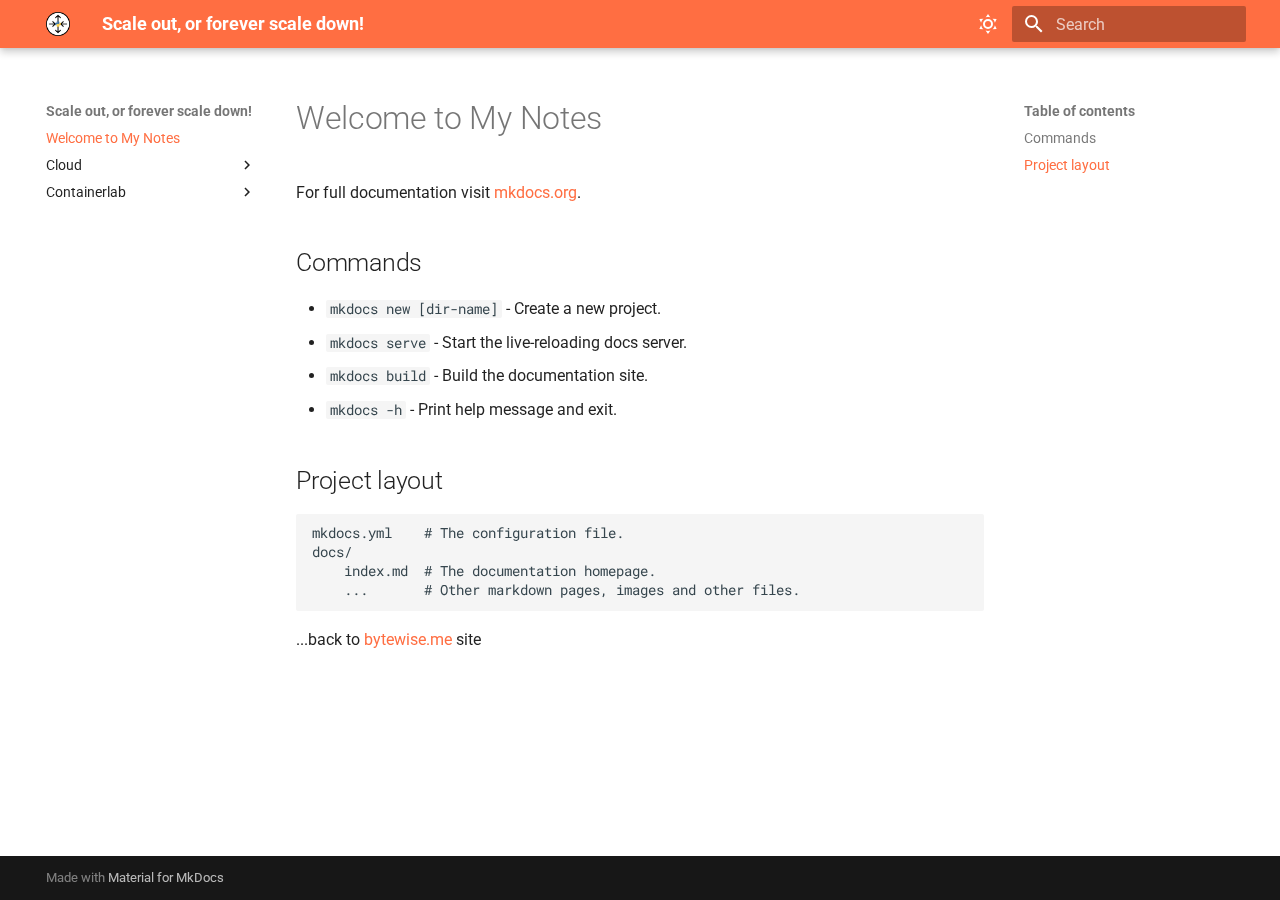
<file: index.html>
<!doctype html>
<html lang="en" class="no-js">
  <head>
    
      <meta charset="utf-8">
      <meta name="viewport" content="width=device-width,initial-scale=1">
      
        <meta name="description" content="mkdocs site to keep my notes">
      
      
      
        <link rel="canonical" href="https://notes.bytewise.me/">
      
      
      
        <link rel="next" href="Cloud/multicloud/">
      
      
      <link rel="icon" href="assets/pyrtr.png">
      <meta name="generator" content="mkdocs-1.6.1, mkdocs-material-9.6.13">
    
    
      
        <title>Scale out, or forever scale down!</title>
      
    
    
      <link rel="stylesheet" href="assets/stylesheets/main.342714a4.min.css">
      
        
        <link rel="stylesheet" href="assets/stylesheets/palette.06af60db.min.css">
      
      


    
    
      
    
    
      
        
        
        <link rel="preconnect" href="https://fonts.gstatic.com" crossorigin>
        <link rel="stylesheet" href="https://fonts.googleapis.com/css?family=Roboto:300,300i,400,400i,700,700i%7CRoboto+Mono:400,400i,700,700i&display=fallback">
        <style>:root{--md-text-font:"Roboto";--md-code-font:"Roboto Mono"}</style>
      
    
    
      <link rel="stylesheet" href="stylesheets/extra.css">
    
      <link rel="stylesheet" href="stylesheets/gists.css">
    
    <script>__md_scope=new URL(".",location),__md_hash=e=>[...e].reduce(((e,_)=>(e<<5)-e+_.charCodeAt(0)),0),__md_get=(e,_=localStorage,t=__md_scope)=>JSON.parse(_.getItem(t.pathname+"."+e)),__md_set=(e,_,t=localStorage,a=__md_scope)=>{try{t.setItem(a.pathname+"."+e,JSON.stringify(_))}catch(e){}}</script>
    
      

    
    
    
  </head>
  
  
    
    
      
    
    
    
    
    <body dir="ltr" data-md-color-scheme="default" data-md-color-primary="indigo" data-md-color-accent="indigo">
  
    
    <input class="md-toggle" data-md-toggle="drawer" type="checkbox" id="__drawer" autocomplete="off">
    <input class="md-toggle" data-md-toggle="search" type="checkbox" id="__search" autocomplete="off">
    <label class="md-overlay" for="__drawer"></label>
    <div data-md-component="skip">
      
        
        <a href="#welcome-to-my-notes" class="md-skip">
          Skip to content
        </a>
      
    </div>
    <div data-md-component="announce">
      
    </div>
    
    
      

  

<header class="md-header md-header--shadow" data-md-component="header">
  <nav class="md-header__inner md-grid" aria-label="Header">
    <a href="." title="Scale out, or forever scale down!" class="md-header__button md-logo" aria-label="Scale out, or forever scale down!" data-md-component="logo">
      
  <img src="assets/pyrtr.png" alt="logo">

    </a>
    <label class="md-header__button md-icon" for="__drawer">
      
      <svg xmlns="http://www.w3.org/2000/svg" viewBox="0 0 24 24"><path d="M3 6h18v2H3zm0 5h18v2H3zm0 5h18v2H3z"/></svg>
    </label>
    <div class="md-header__title" data-md-component="header-title">
      <div class="md-header__ellipsis">
        <div class="md-header__topic">
          <span class="md-ellipsis">
            Scale out, or forever scale down!
          </span>
        </div>
        <div class="md-header__topic" data-md-component="header-topic">
          <span class="md-ellipsis">
            
              Welcome to My Notes
            
          </span>
        </div>
      </div>
    </div>
    
      
        <form class="md-header__option" data-md-component="palette">
  
    
    
    
    <input class="md-option" data-md-color-media="(prefers-color-scheme)" data-md-color-scheme="default" data-md-color-primary="indigo" data-md-color-accent="indigo"  aria-label="Switch to light mode"  type="radio" name="__palette" id="__palette_0">
    
      <label class="md-header__button md-icon" title="Switch to light mode" for="__palette_1" hidden>
        <svg xmlns="http://www.w3.org/2000/svg" viewBox="0 0 24 24"><path d="M12 7a5 5 0 0 1 5 5 5 5 0 0 1-5 5 5 5 0 0 1-5-5 5 5 0 0 1 5-5m0 2a3 3 0 0 0-3 3 3 3 0 0 0 3 3 3 3 0 0 0 3-3 3 3 0 0 0-3-3m0-7 2.39 3.42C13.65 5.15 12.84 5 12 5s-1.65.15-2.39.42zM3.34 7l4.16-.35A7.2 7.2 0 0 0 5.94 8.5c-.44.74-.69 1.5-.83 2.29zm.02 10 1.76-3.77a7.131 7.131 0 0 0 2.38 4.14zM20.65 7l-1.77 3.79a7.02 7.02 0 0 0-2.38-4.15zm-.01 10-4.14.36c.59-.51 1.12-1.14 1.54-1.86.42-.73.69-1.5.83-2.29zM12 22l-2.41-3.44c.74.27 1.55.44 2.41.44.82 0 1.63-.17 2.37-.44z"/></svg>
      </label>
    
  
    
    
    
    <input class="md-option" data-md-color-media="(prefers-color-scheme: light)" data-md-color-scheme="default" data-md-color-primary="deep-orange" data-md-color-accent="deep-purple"  aria-label="Switch to dark mode"  type="radio" name="__palette" id="__palette_1">
    
      <label class="md-header__button md-icon" title="Switch to dark mode" for="__palette_2" hidden>
        <svg xmlns="http://www.w3.org/2000/svg" viewBox="0 0 24 24"><path d="m17.75 4.09-2.53 1.94.91 3.06-2.63-1.81-2.63 1.81.91-3.06-2.53-1.94L12.44 4l1.06-3 1.06 3zm3.5 6.91-1.64 1.25.59 1.98-1.7-1.17-1.7 1.17.59-1.98L15.75 11l2.06-.05L18.5 9l.69 1.95zm-2.28 4.95c.83-.08 1.72 1.1 1.19 1.85-.32.45-.66.87-1.08 1.27C15.17 23 8.84 23 4.94 19.07c-3.91-3.9-3.91-10.24 0-14.14.4-.4.82-.76 1.27-1.08.75-.53 1.93.36 1.85 1.19-.27 2.86.69 5.83 2.89 8.02a9.96 9.96 0 0 0 8.02 2.89m-1.64 2.02a12.08 12.08 0 0 1-7.8-3.47c-2.17-2.19-3.33-5-3.49-7.82-2.81 3.14-2.7 7.96.31 10.98 3.02 3.01 7.84 3.12 10.98.31"/></svg>
      </label>
    
  
    
    
    
    <input class="md-option" data-md-color-media="(prefers-color-scheme: dark)" data-md-color-scheme="slate" data-md-color-primary="blue-grey" data-md-color-accent="amber"  aria-label="Switch to system preference"  type="radio" name="__palette" id="__palette_2">
    
      <label class="md-header__button md-icon" title="Switch to system preference" for="__palette_0" hidden>
        <svg xmlns="http://www.w3.org/2000/svg" viewBox="0 0 24 24"><path d="m14.3 16-.7-2h-3.2l-.7 2H7.8L11 7h2l3.2 9zM20 8.69V4h-4.69L12 .69 8.69 4H4v4.69L.69 12 4 15.31V20h4.69L12 23.31 15.31 20H20v-4.69L23.31 12zm-9.15 3.96h2.3L12 9z"/></svg>
      </label>
    
  
</form>
      
    
    
      <script>var palette=__md_get("__palette");if(palette&&palette.color){if("(prefers-color-scheme)"===palette.color.media){var media=matchMedia("(prefers-color-scheme: light)"),input=document.querySelector(media.matches?"[data-md-color-media='(prefers-color-scheme: light)']":"[data-md-color-media='(prefers-color-scheme: dark)']");palette.color.media=input.getAttribute("data-md-color-media"),palette.color.scheme=input.getAttribute("data-md-color-scheme"),palette.color.primary=input.getAttribute("data-md-color-primary"),palette.color.accent=input.getAttribute("data-md-color-accent")}for(var[key,value]of Object.entries(palette.color))document.body.setAttribute("data-md-color-"+key,value)}</script>
    
    
    
      
      
        <label class="md-header__button md-icon" for="__search">
          
          <svg xmlns="http://www.w3.org/2000/svg" viewBox="0 0 24 24"><path d="M9.5 3A6.5 6.5 0 0 1 16 9.5c0 1.61-.59 3.09-1.56 4.23l.27.27h.79l5 5-1.5 1.5-5-5v-.79l-.27-.27A6.52 6.52 0 0 1 9.5 16 6.5 6.5 0 0 1 3 9.5 6.5 6.5 0 0 1 9.5 3m0 2C7 5 5 7 5 9.5S7 14 9.5 14 14 12 14 9.5 12 5 9.5 5"/></svg>
        </label>
        <div class="md-search" data-md-component="search" role="dialog">
  <label class="md-search__overlay" for="__search"></label>
  <div class="md-search__inner" role="search">
    <form class="md-search__form" name="search">
      <input type="text" class="md-search__input" name="query" aria-label="Search" placeholder="Search" autocapitalize="off" autocorrect="off" autocomplete="off" spellcheck="false" data-md-component="search-query" required>
      <label class="md-search__icon md-icon" for="__search">
        
        <svg xmlns="http://www.w3.org/2000/svg" viewBox="0 0 24 24"><path d="M9.5 3A6.5 6.5 0 0 1 16 9.5c0 1.61-.59 3.09-1.56 4.23l.27.27h.79l5 5-1.5 1.5-5-5v-.79l-.27-.27A6.52 6.52 0 0 1 9.5 16 6.5 6.5 0 0 1 3 9.5 6.5 6.5 0 0 1 9.5 3m0 2C7 5 5 7 5 9.5S7 14 9.5 14 14 12 14 9.5 12 5 9.5 5"/></svg>
        
        <svg xmlns="http://www.w3.org/2000/svg" viewBox="0 0 320 512"><!--! Font Awesome Free 6.7.2 by @fontawesome - https://fontawesome.com License - https://fontawesome.com/license/free (Icons: CC BY 4.0, Fonts: SIL OFL 1.1, Code: MIT License) Copyright 2024 Fonticons, Inc.--><path d="M41.4 233.4c-12.5 12.5-12.5 32.8 0 45.3l160 160c12.5 12.5 32.8 12.5 45.3 0s12.5-32.8 0-45.3L109.3 256l137.3-137.4c12.5-12.5 12.5-32.8 0-45.3s-32.8-12.5-45.3 0l-160 160z"/></svg>
      </label>
      <nav class="md-search__options" aria-label="Search">
        
        <button type="reset" class="md-search__icon md-icon" title="Clear" aria-label="Clear" tabindex="-1">
          
          <svg xmlns="http://www.w3.org/2000/svg" viewBox="0 0 24 24"><path d="M19 6.41 17.59 5 12 10.59 6.41 5 5 6.41 10.59 12 5 17.59 6.41 19 12 13.41 17.59 19 19 17.59 13.41 12z"/></svg>
        </button>
      </nav>
      
    </form>
    <div class="md-search__output">
      <div class="md-search__scrollwrap" tabindex="0" data-md-scrollfix>
        <div class="md-search-result" data-md-component="search-result">
          <div class="md-search-result__meta">
            Initializing search
          </div>
          <ol class="md-search-result__list" role="presentation"></ol>
        </div>
      </div>
    </div>
  </div>
</div>
      
    
    
  </nav>
  
</header>
    
    <div class="md-container" data-md-component="container">
      
      
        
          
        
      
      <main class="md-main" data-md-component="main">
        <div class="md-main__inner md-grid">
          
            
              
              <div class="md-sidebar md-sidebar--primary" data-md-component="sidebar" data-md-type="navigation" >
                <div class="md-sidebar__scrollwrap">
                  <div class="md-sidebar__inner">
                    



<nav class="md-nav md-nav--primary" aria-label="Navigation" data-md-level="0">
  <label class="md-nav__title" for="__drawer">
    <a href="." title="Scale out, or forever scale down!" class="md-nav__button md-logo" aria-label="Scale out, or forever scale down!" data-md-component="logo">
      
  <img src="assets/pyrtr.png" alt="logo">

    </a>
    Scale out, or forever scale down!
  </label>
  
  <ul class="md-nav__list" data-md-scrollfix>
    
      
      
  
  
    
  
  
  
    <li class="md-nav__item md-nav__item--active">
      
      <input class="md-nav__toggle md-toggle" type="checkbox" id="__toc">
      
      
        
      
      
        <label class="md-nav__link md-nav__link--active" for="__toc">
          
  
  
  <span class="md-ellipsis">
    Welcome to My Notes
    
  </span>
  

          <span class="md-nav__icon md-icon"></span>
        </label>
      
      <a href="." class="md-nav__link md-nav__link--active">
        
  
  
  <span class="md-ellipsis">
    Welcome to My Notes
    
  </span>
  

      </a>
      
        

<nav class="md-nav md-nav--secondary" aria-label="Table of contents">
  
  
  
    
  
  
    <label class="md-nav__title" for="__toc">
      <span class="md-nav__icon md-icon"></span>
      Table of contents
    </label>
    <ul class="md-nav__list" data-md-component="toc" data-md-scrollfix>
      
        <li class="md-nav__item">
  <a href="#commands" class="md-nav__link">
    <span class="md-ellipsis">
      Commands
    </span>
  </a>
  
</li>
      
        <li class="md-nav__item">
  <a href="#project-layout" class="md-nav__link">
    <span class="md-ellipsis">
      Project layout
    </span>
  </a>
  
</li>
      
    </ul>
  
</nav>
      
    </li>
  

    
      
      
  
  
  
  
    
    
    
    
    
    <li class="md-nav__item md-nav__item--nested">
      
        
        
        <input class="md-nav__toggle md-toggle " type="checkbox" id="__nav_2" >
        
          
          <label class="md-nav__link" for="__nav_2" id="__nav_2_label" tabindex="0">
            
  
  
  <span class="md-ellipsis">
    Cloud
    
  </span>
  

            <span class="md-nav__icon md-icon"></span>
          </label>
        
        <nav class="md-nav" data-md-level="1" aria-labelledby="__nav_2_label" aria-expanded="false">
          <label class="md-nav__title" for="__nav_2">
            <span class="md-nav__icon md-icon"></span>
            Cloud
          </label>
          <ul class="md-nav__list" data-md-scrollfix>
            
              
                
  
  
  
  
    <li class="md-nav__item">
      <a href="Cloud/multicloud/" class="md-nav__link">
        
  
  
  <span class="md-ellipsis">
    Multi-cloud Terminology
    
  </span>
  

      </a>
    </li>
  

              
            
          </ul>
        </nav>
      
    </li>
  

    
      
      
  
  
  
  
    
    
    
    
    
    <li class="md-nav__item md-nav__item--nested">
      
        
        
        <input class="md-nav__toggle md-toggle " type="checkbox" id="__nav_3" >
        
          
          <label class="md-nav__link" for="__nav_3" id="__nav_3_label" tabindex="0">
            
  
  
  <span class="md-ellipsis">
    Containerlab
    
  </span>
  

            <span class="md-nav__icon md-icon"></span>
          </label>
        
        <nav class="md-nav" data-md-level="1" aria-labelledby="__nav_3_label" aria-expanded="false">
          <label class="md-nav__title" for="__nav_3">
            <span class="md-nav__icon md-icon"></span>
            Containerlab
          </label>
          <ul class="md-nav__list" data-md-scrollfix>
            
              
                
  
  
  
  
    <li class="md-nav__item">
      <a href="Containerlab/Cisco_IOL/" class="md-nav__link">
        
  
  
  <span class="md-ellipsis">
    Cisco IOL
    
  </span>
  

      </a>
    </li>
  

              
            
          </ul>
        </nav>
      
    </li>
  

    
  </ul>
</nav>
                  </div>
                </div>
              </div>
            
            
              
              <div class="md-sidebar md-sidebar--secondary" data-md-component="sidebar" data-md-type="toc" >
                <div class="md-sidebar__scrollwrap">
                  <div class="md-sidebar__inner">
                    

<nav class="md-nav md-nav--secondary" aria-label="Table of contents">
  
  
  
    
  
  
    <label class="md-nav__title" for="__toc">
      <span class="md-nav__icon md-icon"></span>
      Table of contents
    </label>
    <ul class="md-nav__list" data-md-component="toc" data-md-scrollfix>
      
        <li class="md-nav__item">
  <a href="#commands" class="md-nav__link">
    <span class="md-ellipsis">
      Commands
    </span>
  </a>
  
</li>
      
        <li class="md-nav__item">
  <a href="#project-layout" class="md-nav__link">
    <span class="md-ellipsis">
      Project layout
    </span>
  </a>
  
</li>
      
    </ul>
  
</nav>
                  </div>
                </div>
              </div>
            
          
          
            <div class="md-content" data-md-component="content">
              <article class="md-content__inner md-typeset">
                
                  



<h1 id="welcome-to-my-notes">Welcome to My Notes</h1>
<p>For full documentation visit <a href="https://www.mkdocs.org">mkdocs.org</a>.</p>
<h2 id="commands">Commands</h2>
<ul>
<li><code>mkdocs new [dir-name]</code> - Create a new project.</li>
<li><code>mkdocs serve</code> - Start the live-reloading docs server.</li>
<li><code>mkdocs build</code> - Build the documentation site.</li>
<li><code>mkdocs -h</code> - Print help message and exit.</li>
</ul>
<h2 id="project-layout">Project layout</h2>
<pre><code>mkdocs.yml    # The configuration file.
docs/
    index.md  # The documentation homepage.
    ...       # Other markdown pages, images and other files.
</code></pre>
<p>...back to <a href="https://bytewise.me">bytewise.me</a> site</p>












                
              </article>
            </div>
          
          
<script>var target=document.getElementById(location.hash.slice(1));target&&target.name&&(target.checked=target.name.startsWith("__tabbed_"))</script>
        </div>
        
          <button type="button" class="md-top md-icon" data-md-component="top" hidden>
  
  <svg xmlns="http://www.w3.org/2000/svg" viewBox="0 0 24 24"><path d="M13 20h-2V8l-5.5 5.5-1.42-1.42L12 4.16l7.92 7.92-1.42 1.42L13 8z"/></svg>
  Back to top
</button>
        
      </main>
      
        <footer class="md-footer">
  
  <div class="md-footer-meta md-typeset">
    <div class="md-footer-meta__inner md-grid">
      <div class="md-copyright">
  
  
    Made with
    <a href="https://squidfunk.github.io/mkdocs-material/" target="_blank" rel="noopener">
      Material for MkDocs
    </a>
  
</div>
      
    </div>
  </div>
</footer>
      
    </div>
    <div class="md-dialog" data-md-component="dialog">
      <div class="md-dialog__inner md-typeset"></div>
    </div>
    
    
    
      
      <script id="__config" type="application/json">{"base": ".", "features": ["navigation.tracking", "navigation.top"], "search": "assets/javascripts/workers/search.d50fe291.min.js", "tags": null, "translations": {"clipboard.copied": "Copied to clipboard", "clipboard.copy": "Copy to clipboard", "search.result.more.one": "1 more on this page", "search.result.more.other": "# more on this page", "search.result.none": "No matching documents", "search.result.one": "1 matching document", "search.result.other": "# matching documents", "search.result.placeholder": "Type to start searching", "search.result.term.missing": "Missing", "select.version": "Select version"}, "version": null}</script>
    
    
      <script src="assets/javascripts/bundle.13a4f30d.min.js"></script>
      
    
  </body>
</html>
</file>
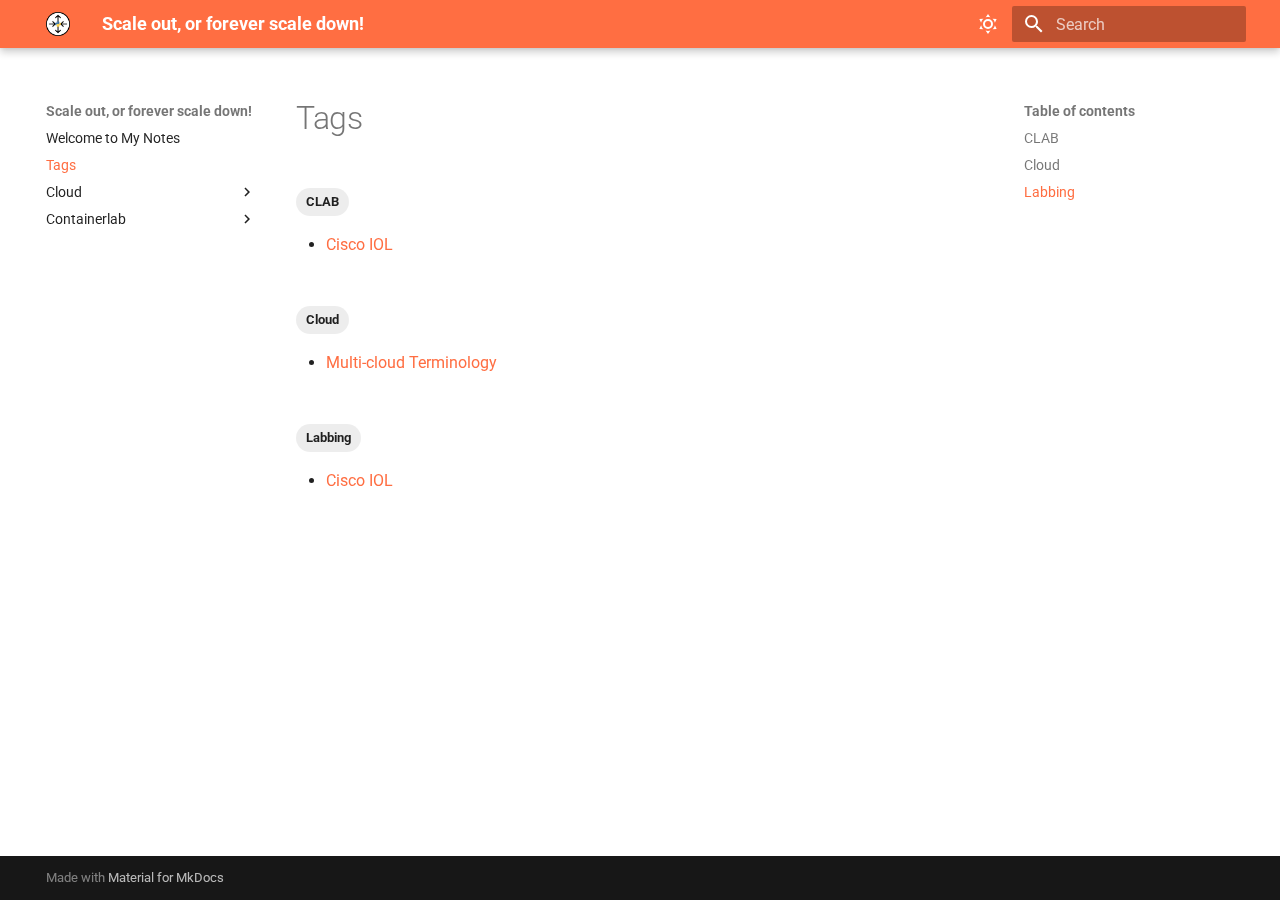
<file: tags/index.html>
<!doctype html>
<html lang="en" class="no-js">
  <head>
    
      <meta charset="utf-8">
      <meta name="viewport" content="width=device-width,initial-scale=1">
      
        <meta name="description" content="mkdocs site to keep my notes">
      
      
      
        <link rel="canonical" href="https://notes.bytewise.me/tags/">
      
      
        <link rel="prev" href="..">
      
      
        <link rel="next" href="../Cloud/multicloud/">
      
      
        
      
      
      <link rel="icon" href="../assets/pyrtr.png">
      <meta name="generator" content="mkdocs-1.6.1, mkdocs-material-9.7.2">
    
    
      
        <title>Tags - Scale out, or forever scale down!</title>
      
    
    
      <link rel="stylesheet" href="../assets/stylesheets/main.484c7ddc.min.css">
      
        
        <link rel="stylesheet" href="../assets/stylesheets/palette.ab4e12ef.min.css">
      
      


    
    
      
    
    
      
        
        
        <link rel="preconnect" href="https://fonts.gstatic.com" crossorigin>
        <link rel="stylesheet" href="https://fonts.googleapis.com/css?family=Roboto:300,300i,400,400i,700,700i%7CRoboto+Mono:400,400i,700,700i&display=fallback">
        <style>:root{--md-text-font:"Roboto";--md-code-font:"Roboto Mono"}</style>
      
    
    
      <link rel="stylesheet" href="../stylesheets/extra.css">
    
      <link rel="stylesheet" href="../stylesheets/gists.css">
    
    <script>__md_scope=new URL("..",location),__md_hash=e=>[...e].reduce(((e,_)=>(e<<5)-e+_.charCodeAt(0)),0),__md_get=(e,_=localStorage,t=__md_scope)=>JSON.parse(_.getItem(t.pathname+"."+e)),__md_set=(e,_,t=localStorage,a=__md_scope)=>{try{t.setItem(a.pathname+"."+e,JSON.stringify(_))}catch(e){}}</script>
    
      

    
    
  </head>
  
  
    
    
      
    
    
    
    
    <body dir="ltr" data-md-color-scheme="default" data-md-color-primary="indigo" data-md-color-accent="indigo">
  
    
    <input class="md-toggle" data-md-toggle="drawer" type="checkbox" id="__drawer" autocomplete="off">
    <input class="md-toggle" data-md-toggle="search" type="checkbox" id="__search" autocomplete="off">
    <label class="md-overlay" for="__drawer"></label>
    <div data-md-component="skip">
      
        
        <a href="#tag:clab" class="md-skip">
          Skip to content
        </a>
      
    </div>
    <div data-md-component="announce">
      
    </div>
    
    
      

  

<header class="md-header md-header--shadow" data-md-component="header">
  <nav class="md-header__inner md-grid" aria-label="Header">
    <a href=".." title="Scale out, or forever scale down!" class="md-header__button md-logo" aria-label="Scale out, or forever scale down!" data-md-component="logo">
      
  <img src="../assets/pyrtr.png" alt="logo">

    </a>
    <label class="md-header__button md-icon" for="__drawer">
      
      <svg xmlns="http://www.w3.org/2000/svg" viewBox="0 0 24 24"><path d="M3 6h18v2H3zm0 5h18v2H3zm0 5h18v2H3z"/></svg>
    </label>
    <div class="md-header__title" data-md-component="header-title">
      <div class="md-header__ellipsis">
        <div class="md-header__topic">
          <span class="md-ellipsis">
            Scale out, or forever scale down!
          </span>
        </div>
        <div class="md-header__topic" data-md-component="header-topic">
          <span class="md-ellipsis">
            
              Tags
            
          </span>
        </div>
      </div>
    </div>
    
      
        <form class="md-header__option" data-md-component="palette">
  
    
    
    
    <input class="md-option" data-md-color-media="(prefers-color-scheme)" data-md-color-scheme="default" data-md-color-primary="indigo" data-md-color-accent="indigo"  aria-label="Switch to light mode"  type="radio" name="__palette" id="__palette_0">
    
      <label class="md-header__button md-icon" title="Switch to light mode" for="__palette_1" hidden>
        <svg xmlns="http://www.w3.org/2000/svg" viewBox="0 0 24 24"><path d="M12 7a5 5 0 0 1 5 5 5 5 0 0 1-5 5 5 5 0 0 1-5-5 5 5 0 0 1 5-5m0 2a3 3 0 0 0-3 3 3 3 0 0 0 3 3 3 3 0 0 0 3-3 3 3 0 0 0-3-3m0-7 2.39 3.42C13.65 5.15 12.84 5 12 5s-1.65.15-2.39.42zM3.34 7l4.16-.35A7.2 7.2 0 0 0 5.94 8.5c-.44.74-.69 1.5-.83 2.29zm.02 10 1.76-3.77a7.131 7.131 0 0 0 2.38 4.14zM20.65 7l-1.77 3.79a7.02 7.02 0 0 0-2.38-4.15zm-.01 10-4.14.36c.59-.51 1.12-1.14 1.54-1.86.42-.73.69-1.5.83-2.29zM12 22l-2.41-3.44c.74.27 1.55.44 2.41.44.82 0 1.63-.17 2.37-.44z"/></svg>
      </label>
    
  
    
    
    
    <input class="md-option" data-md-color-media="(prefers-color-scheme: light)" data-md-color-scheme="default" data-md-color-primary="deep-orange" data-md-color-accent="deep-purple"  aria-label="Switch to dark mode"  type="radio" name="__palette" id="__palette_1">
    
      <label class="md-header__button md-icon" title="Switch to dark mode" for="__palette_2" hidden>
        <svg xmlns="http://www.w3.org/2000/svg" viewBox="0 0 24 24"><path d="m17.75 4.09-2.53 1.94.91 3.06-2.63-1.81-2.63 1.81.91-3.06-2.53-1.94L12.44 4l1.06-3 1.06 3zm3.5 6.91-1.64 1.25.59 1.98-1.7-1.17-1.7 1.17.59-1.98L15.75 11l2.06-.05L18.5 9l.69 1.95zm-2.28 4.95c.83-.08 1.72 1.1 1.19 1.85-.32.45-.66.87-1.08 1.27C15.17 23 8.84 23 4.94 19.07c-3.91-3.9-3.91-10.24 0-14.14.4-.4.82-.76 1.27-1.08.75-.53 1.93.36 1.85 1.19-.27 2.86.69 5.83 2.89 8.02a9.96 9.96 0 0 0 8.02 2.89m-1.64 2.02a12.08 12.08 0 0 1-7.8-3.47c-2.17-2.19-3.33-5-3.49-7.82-2.81 3.14-2.7 7.96.31 10.98 3.02 3.01 7.84 3.12 10.98.31"/></svg>
      </label>
    
  
    
    
    
    <input class="md-option" data-md-color-media="(prefers-color-scheme: dark)" data-md-color-scheme="slate" data-md-color-primary="blue-grey" data-md-color-accent="amber"  aria-label="Switch to system preference"  type="radio" name="__palette" id="__palette_2">
    
      <label class="md-header__button md-icon" title="Switch to system preference" for="__palette_0" hidden>
        <svg xmlns="http://www.w3.org/2000/svg" viewBox="0 0 24 24"><path d="m14.3 16-.7-2h-3.2l-.7 2H7.8L11 7h2l3.2 9zM20 8.69V4h-4.69L12 .69 8.69 4H4v4.69L.69 12 4 15.31V20h4.69L12 23.31 15.31 20H20v-4.69L23.31 12zm-9.15 3.96h2.3L12 9z"/></svg>
      </label>
    
  
</form>
      
    
    
      <script>var palette=__md_get("__palette");if(palette&&palette.color){if("(prefers-color-scheme)"===palette.color.media){var media=matchMedia("(prefers-color-scheme: light)"),input=document.querySelector(media.matches?"[data-md-color-media='(prefers-color-scheme: light)']":"[data-md-color-media='(prefers-color-scheme: dark)']");palette.color.media=input.getAttribute("data-md-color-media"),palette.color.scheme=input.getAttribute("data-md-color-scheme"),palette.color.primary=input.getAttribute("data-md-color-primary"),palette.color.accent=input.getAttribute("data-md-color-accent")}for(var[key,value]of Object.entries(palette.color))document.body.setAttribute("data-md-color-"+key,value)}</script>
    
    
    
      
      
        <label class="md-header__button md-icon" for="__search">
          
          <svg xmlns="http://www.w3.org/2000/svg" viewBox="0 0 24 24"><path d="M9.5 3A6.5 6.5 0 0 1 16 9.5c0 1.61-.59 3.09-1.56 4.23l.27.27h.79l5 5-1.5 1.5-5-5v-.79l-.27-.27A6.52 6.52 0 0 1 9.5 16 6.5 6.5 0 0 1 3 9.5 6.5 6.5 0 0 1 9.5 3m0 2C7 5 5 7 5 9.5S7 14 9.5 14 14 12 14 9.5 12 5 9.5 5"/></svg>
        </label>
        <div class="md-search" data-md-component="search" role="dialog">
  <label class="md-search__overlay" for="__search"></label>
  <div class="md-search__inner" role="search">
    <form class="md-search__form" name="search">
      <input type="text" class="md-search__input" name="query" aria-label="Search" placeholder="Search" autocapitalize="off" autocorrect="off" autocomplete="off" spellcheck="false" data-md-component="search-query" required>
      <label class="md-search__icon md-icon" for="__search">
        
        <svg xmlns="http://www.w3.org/2000/svg" viewBox="0 0 24 24"><path d="M9.5 3A6.5 6.5 0 0 1 16 9.5c0 1.61-.59 3.09-1.56 4.23l.27.27h.79l5 5-1.5 1.5-5-5v-.79l-.27-.27A6.52 6.52 0 0 1 9.5 16 6.5 6.5 0 0 1 3 9.5 6.5 6.5 0 0 1 9.5 3m0 2C7 5 5 7 5 9.5S7 14 9.5 14 14 12 14 9.5 12 5 9.5 5"/></svg>
        
        <svg xmlns="http://www.w3.org/2000/svg" viewBox="0 0 256 512"><!--! Font Awesome Free 7.1.0 by @fontawesome - https://fontawesome.com License - https://fontawesome.com/license/free (Icons: CC BY 4.0, Fonts: SIL OFL 1.1, Code: MIT License) Copyright 2025 Fonticons, Inc.--><path d="M9.4 233.4c-12.5 12.5-12.5 32.8 0 45.3l160 160c12.5 12.5 32.8 12.5 45.3 0s12.5-32.8 0-45.3L77.3 256l137.3-137.4c12.5-12.5 12.5-32.8 0-45.3s-32.8-12.5-45.3 0l-160 160z"/></svg>
      </label>
      <nav class="md-search__options" aria-label="Search">
        
        <button type="reset" class="md-search__icon md-icon" title="Clear" aria-label="Clear" tabindex="-1">
          
          <svg xmlns="http://www.w3.org/2000/svg" viewBox="0 0 24 24"><path d="M19 6.41 17.59 5 12 10.59 6.41 5 5 6.41 10.59 12 5 17.59 6.41 19 12 13.41 17.59 19 19 17.59 13.41 12z"/></svg>
        </button>
      </nav>
      
    </form>
    <div class="md-search__output">
      <div class="md-search__scrollwrap" tabindex="0" data-md-scrollfix>
        <div class="md-search-result" data-md-component="search-result">
          <div class="md-search-result__meta">
            Initializing search
          </div>
          <ol class="md-search-result__list" role="presentation"></ol>
        </div>
      </div>
    </div>
  </div>
</div>
      
    
    
  </nav>
  
</header>
    
    <div class="md-container" data-md-component="container">
      
      
        
          
        
      
      <main class="md-main" data-md-component="main">
        <div class="md-main__inner md-grid">
          
            
              
              <div class="md-sidebar md-sidebar--primary" data-md-component="sidebar" data-md-type="navigation" >
                <div class="md-sidebar__scrollwrap">
                  <div class="md-sidebar__inner">
                    



<nav class="md-nav md-nav--primary" aria-label="Navigation" data-md-level="0">
  <label class="md-nav__title" for="__drawer">
    <a href=".." title="Scale out, or forever scale down!" class="md-nav__button md-logo" aria-label="Scale out, or forever scale down!" data-md-component="logo">
      
  <img src="../assets/pyrtr.png" alt="logo">

    </a>
    Scale out, or forever scale down!
  </label>
  
  <ul class="md-nav__list" data-md-scrollfix>
    
      
      
  
  
  
  
    <li class="md-nav__item">
      <a href=".." class="md-nav__link">
        
  
  
  <span class="md-ellipsis">
    
  
    Welcome to My Notes
  

    
  </span>
  
  

      </a>
    </li>
  

    
      
      
  
  
    
  
  
  
    <li class="md-nav__item md-nav__item--active">
      
      <input class="md-nav__toggle md-toggle" type="checkbox" id="__toc">
      
      
      
        <label class="md-nav__link md-nav__link--active" for="__toc">
          
  
  
  <span class="md-ellipsis">
    
  
    Tags
  

    
  </span>
  
  

          <span class="md-nav__icon md-icon"></span>
        </label>
      
      <a href="./" class="md-nav__link md-nav__link--active">
        
  
  
  <span class="md-ellipsis">
    
  
    Tags
  

    
  </span>
  
  

      </a>
      
        

<nav class="md-nav md-nav--secondary" aria-label="Table of contents">
  
  
  
  
    <label class="md-nav__title" for="__toc">
      <span class="md-nav__icon md-icon"></span>
      Table of contents
    </label>
    <ul class="md-nav__list" data-md-component="toc" data-md-scrollfix>
      
        <li class="md-nav__item">
  <a href="#tag:clab" class="md-nav__link">
    <span class="md-ellipsis">
      
        CLAB
      
    </span>
  </a>
  
</li>
      
        <li class="md-nav__item">
  <a href="#tag:cloud" class="md-nav__link">
    <span class="md-ellipsis">
      
        Cloud
      
    </span>
  </a>
  
</li>
      
        <li class="md-nav__item">
  <a href="#tag:labbing" class="md-nav__link">
    <span class="md-ellipsis">
      
        Labbing
      
    </span>
  </a>
  
</li>
      
    </ul>
  
</nav>
      
    </li>
  

    
      
      
  
  
  
  
    
    
    
    
    
    <li class="md-nav__item md-nav__item--nested">
      
        
        
        <input class="md-nav__toggle md-toggle " type="checkbox" id="__nav_3" >
        
          
          <label class="md-nav__link" for="__nav_3" id="__nav_3_label" tabindex="0">
            
  
  
  <span class="md-ellipsis">
    
  
    Cloud
  

    
  </span>
  
  

            <span class="md-nav__icon md-icon"></span>
          </label>
        
        <nav class="md-nav" data-md-level="1" aria-labelledby="__nav_3_label" aria-expanded="false">
          <label class="md-nav__title" for="__nav_3">
            <span class="md-nav__icon md-icon"></span>
            
  
    Cloud
  

          </label>
          <ul class="md-nav__list" data-md-scrollfix>
            
              
                
  
  
  
  
    <li class="md-nav__item">
      <a href="../Cloud/multicloud/" class="md-nav__link">
        
  
  
  <span class="md-ellipsis">
    
  
    Multi-cloud Terminology
  

    
  </span>
  
  

      </a>
    </li>
  

              
            
          </ul>
        </nav>
      
    </li>
  

    
      
      
  
  
  
  
    
    
    
    
    
    <li class="md-nav__item md-nav__item--nested">
      
        
        
        <input class="md-nav__toggle md-toggle " type="checkbox" id="__nav_4" >
        
          
          <label class="md-nav__link" for="__nav_4" id="__nav_4_label" tabindex="0">
            
  
  
  <span class="md-ellipsis">
    
  
    Containerlab
  

    
  </span>
  
  

            <span class="md-nav__icon md-icon"></span>
          </label>
        
        <nav class="md-nav" data-md-level="1" aria-labelledby="__nav_4_label" aria-expanded="false">
          <label class="md-nav__title" for="__nav_4">
            <span class="md-nav__icon md-icon"></span>
            
  
    Containerlab
  

          </label>
          <ul class="md-nav__list" data-md-scrollfix>
            
              
                
  
  
  
  
    <li class="md-nav__item">
      <a href="../Containerlab/Cisco_IOL/" class="md-nav__link">
        
  
  
  <span class="md-ellipsis">
    
  
    Cisco IOL
  

    
  </span>
  
  

      </a>
    </li>
  

              
            
          </ul>
        </nav>
      
    </li>
  

    
  </ul>
</nav>
                  </div>
                </div>
              </div>
            
            
              
              <div class="md-sidebar md-sidebar--secondary" data-md-component="sidebar" data-md-type="toc" >
                <div class="md-sidebar__scrollwrap">
                  <div class="md-sidebar__inner">
                    

<nav class="md-nav md-nav--secondary" aria-label="Table of contents">
  
  
  
  
    <label class="md-nav__title" for="__toc">
      <span class="md-nav__icon md-icon"></span>
      Table of contents
    </label>
    <ul class="md-nav__list" data-md-component="toc" data-md-scrollfix>
      
        <li class="md-nav__item">
  <a href="#tag:clab" class="md-nav__link">
    <span class="md-ellipsis">
      
        CLAB
      
    </span>
  </a>
  
</li>
      
        <li class="md-nav__item">
  <a href="#tag:cloud" class="md-nav__link">
    <span class="md-ellipsis">
      
        Cloud
      
    </span>
  </a>
  
</li>
      
        <li class="md-nav__item">
  <a href="#tag:labbing" class="md-nav__link">
    <span class="md-ellipsis">
      
        Labbing
      
    </span>
  </a>
  
</li>
      
    </ul>
  
</nav>
                  </div>
                </div>
              </div>
            
          
          
            <div class="md-content" data-md-component="content">
              
              <article class="md-content__inner md-typeset">
                
                  



  <h1>Tags</h1>



  <h2 id="tag:clab">


<span class="md-tag">CLAB</span></h2>
  <ul>
    
      <li>
        <a href="../Containerlab/Cisco_IOL/">
          Cisco IOL
        </a>
      </li>
    
    
  </ul>



  <h2 id="tag:cloud">


<span class="md-tag">Cloud</span></h2>
  <ul>
    
      <li>
        <a href="../Cloud/multicloud/">
          Multi-cloud Terminology
        </a>
      </li>
    
    
  </ul>



  <h2 id="tag:labbing">


<span class="md-tag">Labbing</span></h2>
  <ul>
    
      <li>
        <a href="../Containerlab/Cisco_IOL/">
          Cisco IOL
        </a>
      </li>
    
    
  </ul>













                
              </article>
            </div>
          
          
<script>var target=document.getElementById(location.hash.slice(1));target&&target.name&&(target.checked=target.name.startsWith("__tabbed_"))</script>
        </div>
        
          <button type="button" class="md-top md-icon" data-md-component="top" hidden>
  
  <svg xmlns="http://www.w3.org/2000/svg" viewBox="0 0 24 24"><path d="M13 20h-2V8l-5.5 5.5-1.42-1.42L12 4.16l7.92 7.92-1.42 1.42L13 8z"/></svg>
  Back to top
</button>
        
      </main>
      
        <footer class="md-footer">
  
  <div class="md-footer-meta md-typeset">
    <div class="md-footer-meta__inner md-grid">
      <div class="md-copyright">
  
  
    Made with
    <a href="https://squidfunk.github.io/mkdocs-material/" target="_blank" rel="noopener">
      Material for MkDocs
    </a>
  
</div>
      
    </div>
  </div>
</footer>
      
    </div>
    <div class="md-dialog" data-md-component="dialog">
      <div class="md-dialog__inner md-typeset"></div>
    </div>
    
    
    
      
      
      <script id="__config" type="application/json">{"annotate": null, "base": "..", "features": ["navigation.tracking", "navigation.top"], "search": "../assets/javascripts/workers/search.2c215733.min.js", "tags": null, "translations": {"clipboard.copied": "Copied to clipboard", "clipboard.copy": "Copy to clipboard", "search.result.more.one": "1 more on this page", "search.result.more.other": "# more on this page", "search.result.none": "No matching documents", "search.result.one": "1 matching document", "search.result.other": "# matching documents", "search.result.placeholder": "Type to start searching", "search.result.term.missing": "Missing", "select.version": "Select version"}, "version": null}</script>
    
    
      <script src="../assets/javascripts/bundle.79ae519e.min.js"></script>
      
    
  </body>
</html>
</file>
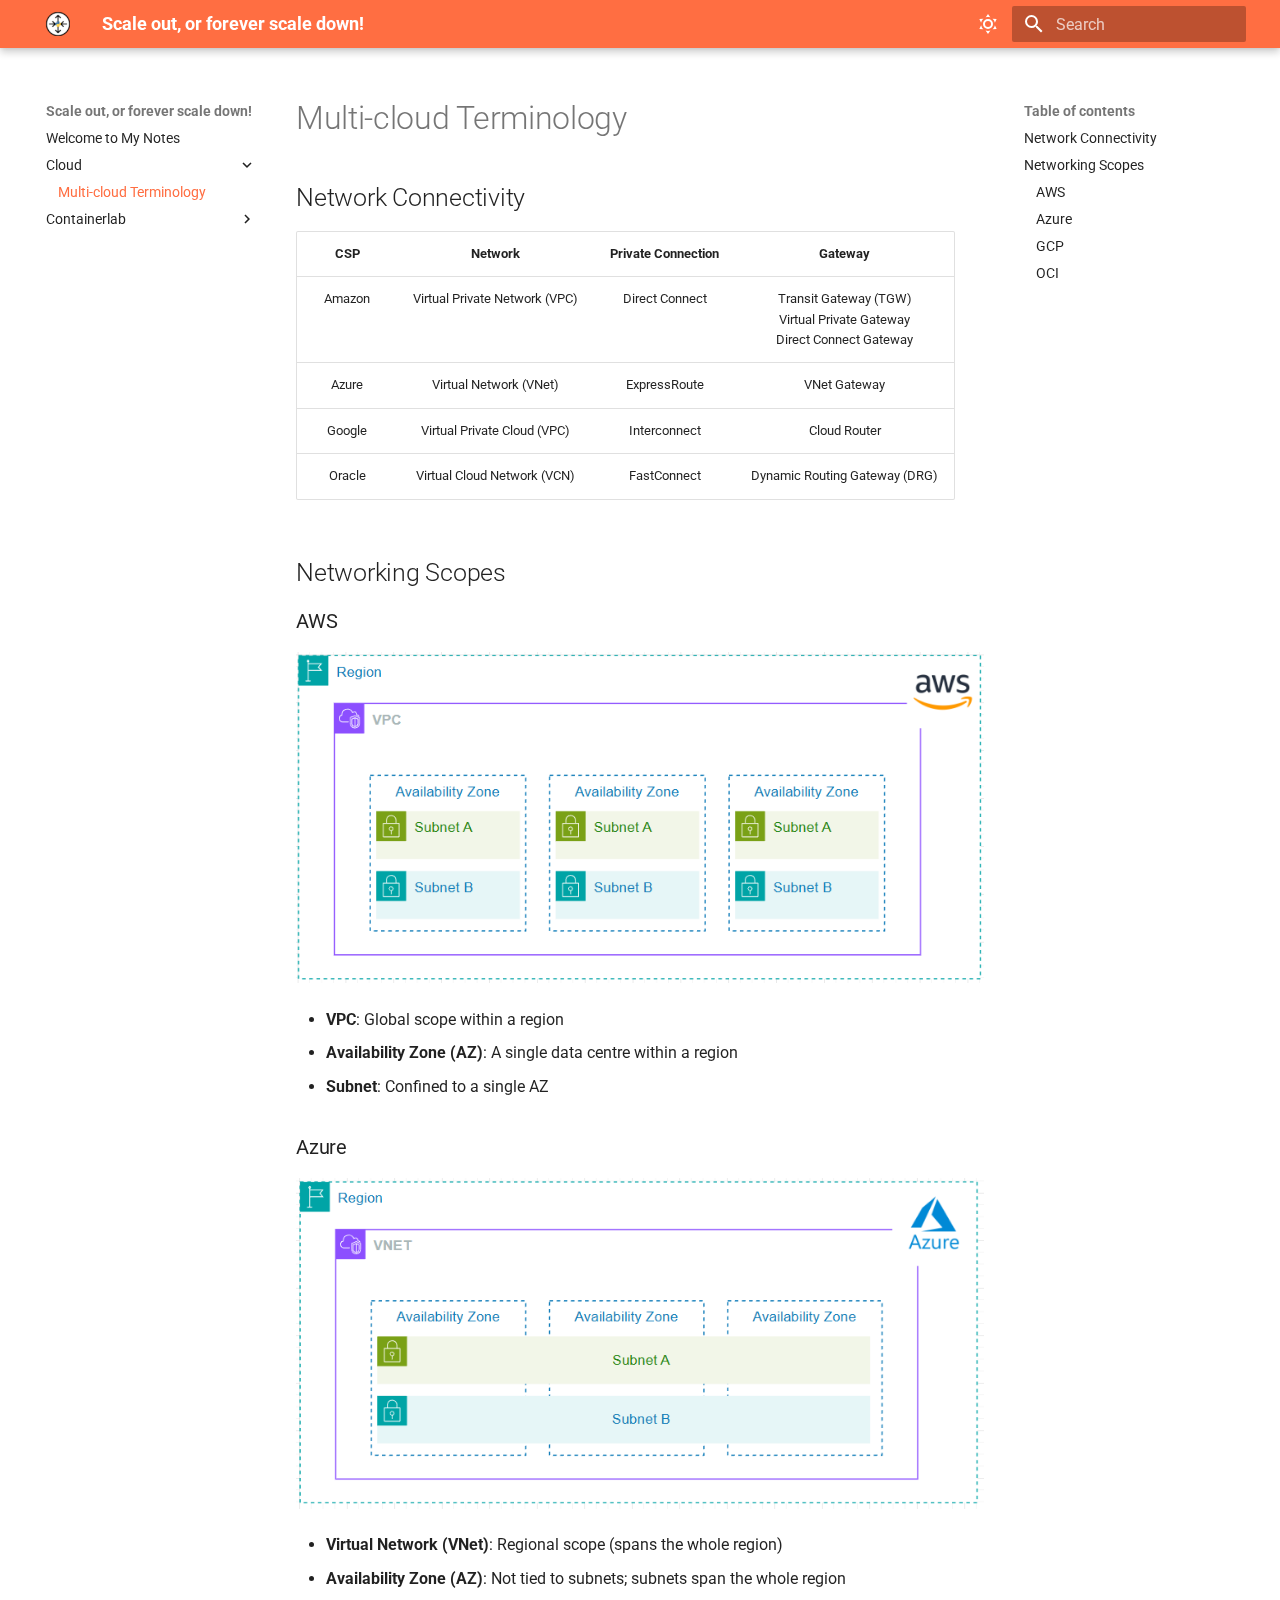
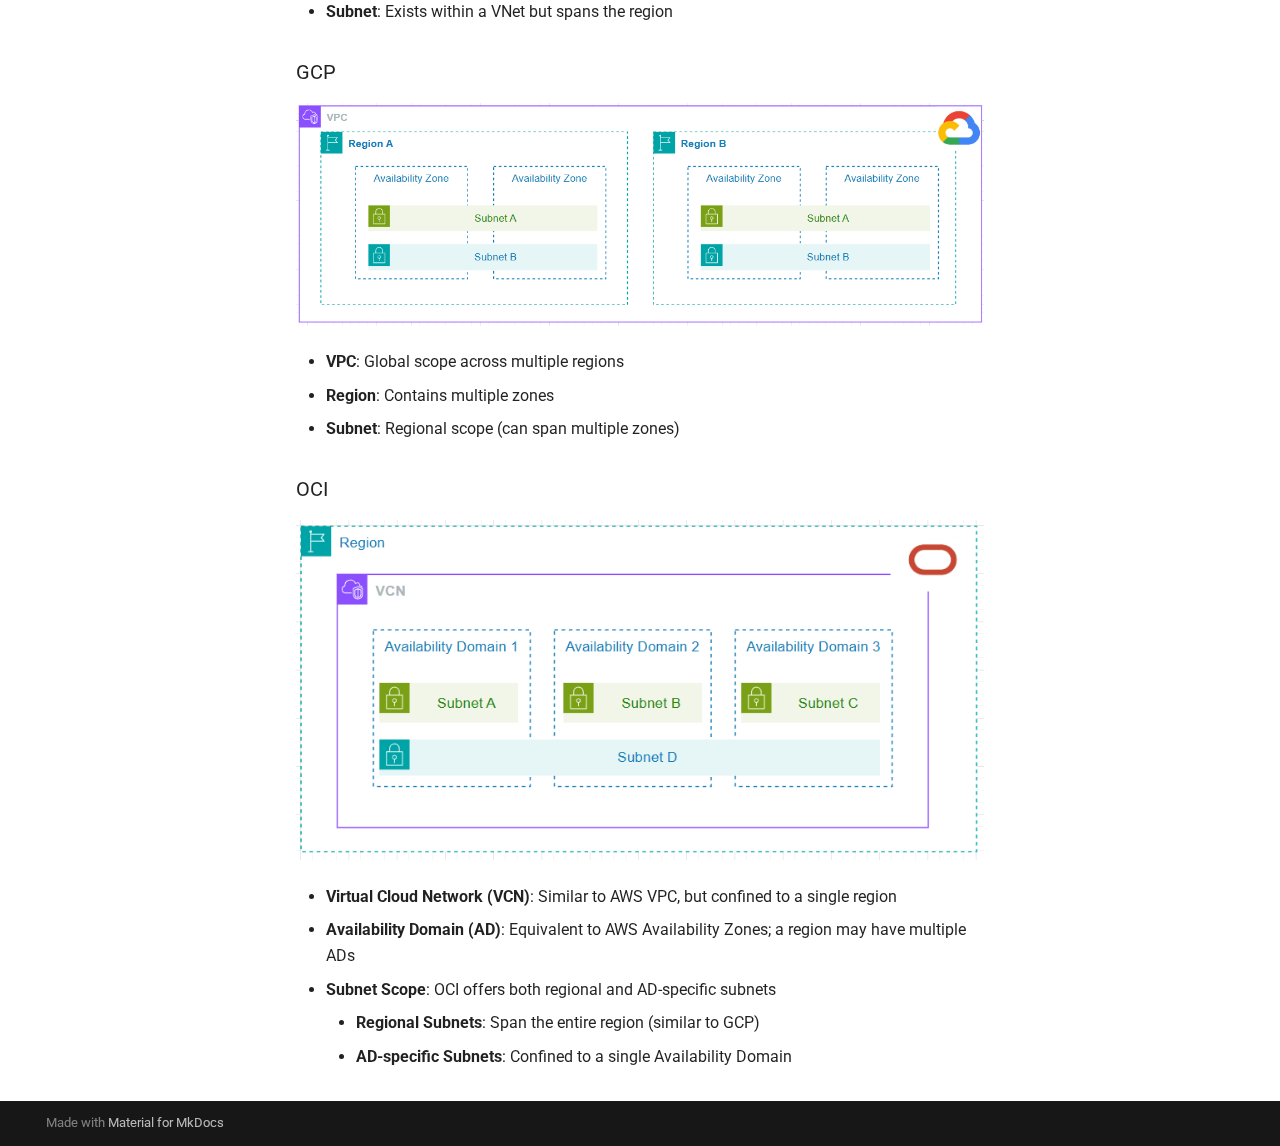
<file: Cloud/multicloud/index.html>
<!doctype html>
<html lang="en" class="no-js">
  <head>
    
      <meta charset="utf-8">
      <meta name="viewport" content="width=device-width,initial-scale=1">
      
        <meta name="description" content="mkdocs site to keep my notes">
      
      
      
        <link rel="canonical" href="https://notes.bytewise.me/Cloud/multicloud/">
      
      
        <link rel="prev" href="../..">
      
      
        <link rel="next" href="../../Containerlab/Cisco_IOL/">
      
      
      <link rel="icon" href="../../assets/pyrtr.png">
      <meta name="generator" content="mkdocs-1.6.1, mkdocs-material-9.6.13">
    
    
      
        <title>Multi-cloud Terminology - Scale out, or forever scale down!</title>
      
    
    
      <link rel="stylesheet" href="../../assets/stylesheets/main.342714a4.min.css">
      
        
        <link rel="stylesheet" href="../../assets/stylesheets/palette.06af60db.min.css">
      
      


    
    
      
    
    
      
        
        
        <link rel="preconnect" href="https://fonts.gstatic.com" crossorigin>
        <link rel="stylesheet" href="https://fonts.googleapis.com/css?family=Roboto:300,300i,400,400i,700,700i%7CRoboto+Mono:400,400i,700,700i&display=fallback">
        <style>:root{--md-text-font:"Roboto";--md-code-font:"Roboto Mono"}</style>
      
    
    
      <link rel="stylesheet" href="../../stylesheets/extra.css">
    
      <link rel="stylesheet" href="../../stylesheets/gists.css">
    
    <script>__md_scope=new URL("../..",location),__md_hash=e=>[...e].reduce(((e,_)=>(e<<5)-e+_.charCodeAt(0)),0),__md_get=(e,_=localStorage,t=__md_scope)=>JSON.parse(_.getItem(t.pathname+"."+e)),__md_set=(e,_,t=localStorage,a=__md_scope)=>{try{t.setItem(a.pathname+"."+e,JSON.stringify(_))}catch(e){}}</script>
    
      

    
    
    
  </head>
  
  
    
    
      
    
    
    
    
    <body dir="ltr" data-md-color-scheme="default" data-md-color-primary="indigo" data-md-color-accent="indigo">
  
    
    <input class="md-toggle" data-md-toggle="drawer" type="checkbox" id="__drawer" autocomplete="off">
    <input class="md-toggle" data-md-toggle="search" type="checkbox" id="__search" autocomplete="off">
    <label class="md-overlay" for="__drawer"></label>
    <div data-md-component="skip">
      
        
        <a href="#multi-cloud-terminology" class="md-skip">
          Skip to content
        </a>
      
    </div>
    <div data-md-component="announce">
      
    </div>
    
    
      

  

<header class="md-header md-header--shadow" data-md-component="header">
  <nav class="md-header__inner md-grid" aria-label="Header">
    <a href="../.." title="Scale out, or forever scale down!" class="md-header__button md-logo" aria-label="Scale out, or forever scale down!" data-md-component="logo">
      
  <img src="../../assets/pyrtr.png" alt="logo">

    </a>
    <label class="md-header__button md-icon" for="__drawer">
      
      <svg xmlns="http://www.w3.org/2000/svg" viewBox="0 0 24 24"><path d="M3 6h18v2H3zm0 5h18v2H3zm0 5h18v2H3z"/></svg>
    </label>
    <div class="md-header__title" data-md-component="header-title">
      <div class="md-header__ellipsis">
        <div class="md-header__topic">
          <span class="md-ellipsis">
            Scale out, or forever scale down!
          </span>
        </div>
        <div class="md-header__topic" data-md-component="header-topic">
          <span class="md-ellipsis">
            
              Multi-cloud Terminology
            
          </span>
        </div>
      </div>
    </div>
    
      
        <form class="md-header__option" data-md-component="palette">
  
    
    
    
    <input class="md-option" data-md-color-media="(prefers-color-scheme)" data-md-color-scheme="default" data-md-color-primary="indigo" data-md-color-accent="indigo"  aria-label="Switch to light mode"  type="radio" name="__palette" id="__palette_0">
    
      <label class="md-header__button md-icon" title="Switch to light mode" for="__palette_1" hidden>
        <svg xmlns="http://www.w3.org/2000/svg" viewBox="0 0 24 24"><path d="M12 7a5 5 0 0 1 5 5 5 5 0 0 1-5 5 5 5 0 0 1-5-5 5 5 0 0 1 5-5m0 2a3 3 0 0 0-3 3 3 3 0 0 0 3 3 3 3 0 0 0 3-3 3 3 0 0 0-3-3m0-7 2.39 3.42C13.65 5.15 12.84 5 12 5s-1.65.15-2.39.42zM3.34 7l4.16-.35A7.2 7.2 0 0 0 5.94 8.5c-.44.74-.69 1.5-.83 2.29zm.02 10 1.76-3.77a7.131 7.131 0 0 0 2.38 4.14zM20.65 7l-1.77 3.79a7.02 7.02 0 0 0-2.38-4.15zm-.01 10-4.14.36c.59-.51 1.12-1.14 1.54-1.86.42-.73.69-1.5.83-2.29zM12 22l-2.41-3.44c.74.27 1.55.44 2.41.44.82 0 1.63-.17 2.37-.44z"/></svg>
      </label>
    
  
    
    
    
    <input class="md-option" data-md-color-media="(prefers-color-scheme: light)" data-md-color-scheme="default" data-md-color-primary="deep-orange" data-md-color-accent="deep-purple"  aria-label="Switch to dark mode"  type="radio" name="__palette" id="__palette_1">
    
      <label class="md-header__button md-icon" title="Switch to dark mode" for="__palette_2" hidden>
        <svg xmlns="http://www.w3.org/2000/svg" viewBox="0 0 24 24"><path d="m17.75 4.09-2.53 1.94.91 3.06-2.63-1.81-2.63 1.81.91-3.06-2.53-1.94L12.44 4l1.06-3 1.06 3zm3.5 6.91-1.64 1.25.59 1.98-1.7-1.17-1.7 1.17.59-1.98L15.75 11l2.06-.05L18.5 9l.69 1.95zm-2.28 4.95c.83-.08 1.72 1.1 1.19 1.85-.32.45-.66.87-1.08 1.27C15.17 23 8.84 23 4.94 19.07c-3.91-3.9-3.91-10.24 0-14.14.4-.4.82-.76 1.27-1.08.75-.53 1.93.36 1.85 1.19-.27 2.86.69 5.83 2.89 8.02a9.96 9.96 0 0 0 8.02 2.89m-1.64 2.02a12.08 12.08 0 0 1-7.8-3.47c-2.17-2.19-3.33-5-3.49-7.82-2.81 3.14-2.7 7.96.31 10.98 3.02 3.01 7.84 3.12 10.98.31"/></svg>
      </label>
    
  
    
    
    
    <input class="md-option" data-md-color-media="(prefers-color-scheme: dark)" data-md-color-scheme="slate" data-md-color-primary="blue-grey" data-md-color-accent="amber"  aria-label="Switch to system preference"  type="radio" name="__palette" id="__palette_2">
    
      <label class="md-header__button md-icon" title="Switch to system preference" for="__palette_0" hidden>
        <svg xmlns="http://www.w3.org/2000/svg" viewBox="0 0 24 24"><path d="m14.3 16-.7-2h-3.2l-.7 2H7.8L11 7h2l3.2 9zM20 8.69V4h-4.69L12 .69 8.69 4H4v4.69L.69 12 4 15.31V20h4.69L12 23.31 15.31 20H20v-4.69L23.31 12zm-9.15 3.96h2.3L12 9z"/></svg>
      </label>
    
  
</form>
      
    
    
      <script>var palette=__md_get("__palette");if(palette&&palette.color){if("(prefers-color-scheme)"===palette.color.media){var media=matchMedia("(prefers-color-scheme: light)"),input=document.querySelector(media.matches?"[data-md-color-media='(prefers-color-scheme: light)']":"[data-md-color-media='(prefers-color-scheme: dark)']");palette.color.media=input.getAttribute("data-md-color-media"),palette.color.scheme=input.getAttribute("data-md-color-scheme"),palette.color.primary=input.getAttribute("data-md-color-primary"),palette.color.accent=input.getAttribute("data-md-color-accent")}for(var[key,value]of Object.entries(palette.color))document.body.setAttribute("data-md-color-"+key,value)}</script>
    
    
    
      
      
        <label class="md-header__button md-icon" for="__search">
          
          <svg xmlns="http://www.w3.org/2000/svg" viewBox="0 0 24 24"><path d="M9.5 3A6.5 6.5 0 0 1 16 9.5c0 1.61-.59 3.09-1.56 4.23l.27.27h.79l5 5-1.5 1.5-5-5v-.79l-.27-.27A6.52 6.52 0 0 1 9.5 16 6.5 6.5 0 0 1 3 9.5 6.5 6.5 0 0 1 9.5 3m0 2C7 5 5 7 5 9.5S7 14 9.5 14 14 12 14 9.5 12 5 9.5 5"/></svg>
        </label>
        <div class="md-search" data-md-component="search" role="dialog">
  <label class="md-search__overlay" for="__search"></label>
  <div class="md-search__inner" role="search">
    <form class="md-search__form" name="search">
      <input type="text" class="md-search__input" name="query" aria-label="Search" placeholder="Search" autocapitalize="off" autocorrect="off" autocomplete="off" spellcheck="false" data-md-component="search-query" required>
      <label class="md-search__icon md-icon" for="__search">
        
        <svg xmlns="http://www.w3.org/2000/svg" viewBox="0 0 24 24"><path d="M9.5 3A6.5 6.5 0 0 1 16 9.5c0 1.61-.59 3.09-1.56 4.23l.27.27h.79l5 5-1.5 1.5-5-5v-.79l-.27-.27A6.52 6.52 0 0 1 9.5 16 6.5 6.5 0 0 1 3 9.5 6.5 6.5 0 0 1 9.5 3m0 2C7 5 5 7 5 9.5S7 14 9.5 14 14 12 14 9.5 12 5 9.5 5"/></svg>
        
        <svg xmlns="http://www.w3.org/2000/svg" viewBox="0 0 320 512"><!--! Font Awesome Free 6.7.2 by @fontawesome - https://fontawesome.com License - https://fontawesome.com/license/free (Icons: CC BY 4.0, Fonts: SIL OFL 1.1, Code: MIT License) Copyright 2024 Fonticons, Inc.--><path d="M41.4 233.4c-12.5 12.5-12.5 32.8 0 45.3l160 160c12.5 12.5 32.8 12.5 45.3 0s12.5-32.8 0-45.3L109.3 256l137.3-137.4c12.5-12.5 12.5-32.8 0-45.3s-32.8-12.5-45.3 0l-160 160z"/></svg>
      </label>
      <nav class="md-search__options" aria-label="Search">
        
        <button type="reset" class="md-search__icon md-icon" title="Clear" aria-label="Clear" tabindex="-1">
          
          <svg xmlns="http://www.w3.org/2000/svg" viewBox="0 0 24 24"><path d="M19 6.41 17.59 5 12 10.59 6.41 5 5 6.41 10.59 12 5 17.59 6.41 19 12 13.41 17.59 19 19 17.59 13.41 12z"/></svg>
        </button>
      </nav>
      
    </form>
    <div class="md-search__output">
      <div class="md-search__scrollwrap" tabindex="0" data-md-scrollfix>
        <div class="md-search-result" data-md-component="search-result">
          <div class="md-search-result__meta">
            Initializing search
          </div>
          <ol class="md-search-result__list" role="presentation"></ol>
        </div>
      </div>
    </div>
  </div>
</div>
      
    
    
  </nav>
  
</header>
    
    <div class="md-container" data-md-component="container">
      
      
        
          
        
      
      <main class="md-main" data-md-component="main">
        <div class="md-main__inner md-grid">
          
            
              
              <div class="md-sidebar md-sidebar--primary" data-md-component="sidebar" data-md-type="navigation" >
                <div class="md-sidebar__scrollwrap">
                  <div class="md-sidebar__inner">
                    



<nav class="md-nav md-nav--primary" aria-label="Navigation" data-md-level="0">
  <label class="md-nav__title" for="__drawer">
    <a href="../.." title="Scale out, or forever scale down!" class="md-nav__button md-logo" aria-label="Scale out, or forever scale down!" data-md-component="logo">
      
  <img src="../../assets/pyrtr.png" alt="logo">

    </a>
    Scale out, or forever scale down!
  </label>
  
  <ul class="md-nav__list" data-md-scrollfix>
    
      
      
  
  
  
  
    <li class="md-nav__item">
      <a href="../.." class="md-nav__link">
        
  
  
  <span class="md-ellipsis">
    Welcome to My Notes
    
  </span>
  

      </a>
    </li>
  

    
      
      
  
  
    
  
  
  
    
    
    
    
    
    <li class="md-nav__item md-nav__item--active md-nav__item--nested">
      
        
        
        <input class="md-nav__toggle md-toggle " type="checkbox" id="__nav_2" checked>
        
          
          <label class="md-nav__link" for="__nav_2" id="__nav_2_label" tabindex="0">
            
  
  
  <span class="md-ellipsis">
    Cloud
    
  </span>
  

            <span class="md-nav__icon md-icon"></span>
          </label>
        
        <nav class="md-nav" data-md-level="1" aria-labelledby="__nav_2_label" aria-expanded="true">
          <label class="md-nav__title" for="__nav_2">
            <span class="md-nav__icon md-icon"></span>
            Cloud
          </label>
          <ul class="md-nav__list" data-md-scrollfix>
            
              
                
  
  
    
  
  
  
    <li class="md-nav__item md-nav__item--active">
      
      <input class="md-nav__toggle md-toggle" type="checkbox" id="__toc">
      
      
        
      
      
        <label class="md-nav__link md-nav__link--active" for="__toc">
          
  
  
  <span class="md-ellipsis">
    Multi-cloud Terminology
    
  </span>
  

          <span class="md-nav__icon md-icon"></span>
        </label>
      
      <a href="./" class="md-nav__link md-nav__link--active">
        
  
  
  <span class="md-ellipsis">
    Multi-cloud Terminology
    
  </span>
  

      </a>
      
        

<nav class="md-nav md-nav--secondary" aria-label="Table of contents">
  
  
  
    
  
  
    <label class="md-nav__title" for="__toc">
      <span class="md-nav__icon md-icon"></span>
      Table of contents
    </label>
    <ul class="md-nav__list" data-md-component="toc" data-md-scrollfix>
      
        <li class="md-nav__item">
  <a href="#network-connectivity" class="md-nav__link">
    <span class="md-ellipsis">
      Network Connectivity
    </span>
  </a>
  
</li>
      
        <li class="md-nav__item">
  <a href="#networking-scopes" class="md-nav__link">
    <span class="md-ellipsis">
      Networking Scopes
    </span>
  </a>
  
    <nav class="md-nav" aria-label="Networking Scopes">
      <ul class="md-nav__list">
        
          <li class="md-nav__item">
  <a href="#aws" class="md-nav__link">
    <span class="md-ellipsis">
      AWS
    </span>
  </a>
  
</li>
        
          <li class="md-nav__item">
  <a href="#azure" class="md-nav__link">
    <span class="md-ellipsis">
      Azure
    </span>
  </a>
  
</li>
        
          <li class="md-nav__item">
  <a href="#gcp" class="md-nav__link">
    <span class="md-ellipsis">
      GCP
    </span>
  </a>
  
</li>
        
          <li class="md-nav__item">
  <a href="#oci" class="md-nav__link">
    <span class="md-ellipsis">
      OCI
    </span>
  </a>
  
</li>
        
      </ul>
    </nav>
  
</li>
      
    </ul>
  
</nav>
      
    </li>
  

              
            
          </ul>
        </nav>
      
    </li>
  

    
      
      
  
  
  
  
    
    
    
    
    
    <li class="md-nav__item md-nav__item--nested">
      
        
        
        <input class="md-nav__toggle md-toggle " type="checkbox" id="__nav_3" >
        
          
          <label class="md-nav__link" for="__nav_3" id="__nav_3_label" tabindex="0">
            
  
  
  <span class="md-ellipsis">
    Containerlab
    
  </span>
  

            <span class="md-nav__icon md-icon"></span>
          </label>
        
        <nav class="md-nav" data-md-level="1" aria-labelledby="__nav_3_label" aria-expanded="false">
          <label class="md-nav__title" for="__nav_3">
            <span class="md-nav__icon md-icon"></span>
            Containerlab
          </label>
          <ul class="md-nav__list" data-md-scrollfix>
            
              
                
  
  
  
  
    <li class="md-nav__item">
      <a href="../../Containerlab/Cisco_IOL/" class="md-nav__link">
        
  
  
  <span class="md-ellipsis">
    Cisco IOL
    
  </span>
  

      </a>
    </li>
  

              
            
          </ul>
        </nav>
      
    </li>
  

    
  </ul>
</nav>
                  </div>
                </div>
              </div>
            
            
              
              <div class="md-sidebar md-sidebar--secondary" data-md-component="sidebar" data-md-type="toc" >
                <div class="md-sidebar__scrollwrap">
                  <div class="md-sidebar__inner">
                    

<nav class="md-nav md-nav--secondary" aria-label="Table of contents">
  
  
  
    
  
  
    <label class="md-nav__title" for="__toc">
      <span class="md-nav__icon md-icon"></span>
      Table of contents
    </label>
    <ul class="md-nav__list" data-md-component="toc" data-md-scrollfix>
      
        <li class="md-nav__item">
  <a href="#network-connectivity" class="md-nav__link">
    <span class="md-ellipsis">
      Network Connectivity
    </span>
  </a>
  
</li>
      
        <li class="md-nav__item">
  <a href="#networking-scopes" class="md-nav__link">
    <span class="md-ellipsis">
      Networking Scopes
    </span>
  </a>
  
    <nav class="md-nav" aria-label="Networking Scopes">
      <ul class="md-nav__list">
        
          <li class="md-nav__item">
  <a href="#aws" class="md-nav__link">
    <span class="md-ellipsis">
      AWS
    </span>
  </a>
  
</li>
        
          <li class="md-nav__item">
  <a href="#azure" class="md-nav__link">
    <span class="md-ellipsis">
      Azure
    </span>
  </a>
  
</li>
        
          <li class="md-nav__item">
  <a href="#gcp" class="md-nav__link">
    <span class="md-ellipsis">
      GCP
    </span>
  </a>
  
</li>
        
          <li class="md-nav__item">
  <a href="#oci" class="md-nav__link">
    <span class="md-ellipsis">
      OCI
    </span>
  </a>
  
</li>
        
      </ul>
    </nav>
  
</li>
      
    </ul>
  
</nav>
                  </div>
                </div>
              </div>
            
          
          
            <div class="md-content" data-md-component="content">
              <article class="md-content__inner md-typeset">
                
                  



<h1 id="multi-cloud-terminology">Multi-cloud Terminology</h1>
<h2 id="network-connectivity">Network Connectivity</h2>
<table>
<thead>
<tr>
<th style="text-align: center;">CSP</th>
<th style="text-align: center;">Network</th>
<th style="text-align: center;">Private Connection</th>
<th style="text-align: center;">Gateway</th>
</tr>
</thead>
<tbody>
<tr>
<td style="text-align: center;">Amazon</td>
<td style="text-align: center;">Virtual Private Network (VPC)</td>
<td style="text-align: center;">Direct Connect</td>
<td style="text-align: center;">Transit Gateway (TGW)<br>Virtual Private Gateway<br>Direct Connect Gateway</td>
</tr>
<tr>
<td style="text-align: center;">Azure</td>
<td style="text-align: center;">Virtual Network (VNet)</td>
<td style="text-align: center;">ExpressRoute</td>
<td style="text-align: center;">VNet Gateway</td>
</tr>
<tr>
<td style="text-align: center;">Google</td>
<td style="text-align: center;">Virtual Private Cloud (VPC)</td>
<td style="text-align: center;">Interconnect</td>
<td style="text-align: center;">Cloud Router</td>
</tr>
<tr>
<td style="text-align: center;">Oracle</td>
<td style="text-align: center;">Virtual Cloud Network (VCN)</td>
<td style="text-align: center;">FastConnect</td>
<td style="text-align: center;">Dynamic Routing Gateway (DRG)</td>
</tr>
</tbody>
</table>
<h2 id="networking-scopes">Networking Scopes</h2>
<h3 id="aws">AWS</h3>
<p><img alt="" src="../awsscope.png" /></p>
<ul>
<li><strong>VPC</strong>: Global scope within a region</li>
<li><strong>Availability Zone (AZ)</strong>: A single data centre within a region</li>
<li><strong>Subnet</strong>: Confined to a single AZ</li>
</ul>
<h3 id="azure">Azure</h3>
<p><img alt="" src="../azscope.png" /></p>
<ul>
<li><strong>Virtual Network (VNet)</strong>: Regional scope (spans the whole region)</li>
<li><strong>Availability Zone (AZ)</strong>: Not tied to subnets; subnets span the whole region</li>
<li><strong>Subnet</strong>: Exists within a VNet but spans the region</li>
</ul>
<h3 id="gcp">GCP</h3>
<p><img alt="fsfsdf" src="../gcpscope.png" /></p>
<ul>
<li><strong>VPC</strong>: Global scope across multiple regions</li>
<li><strong>Region</strong>: Contains multiple zones</li>
<li><strong>Subnet</strong>: Regional scope (can span multiple zones)</li>
</ul>
<h3 id="oci">OCI</h3>
<p><img alt="" src="../ociscope.png" /></p>
<ul>
<li><strong>Virtual Cloud Network (VCN)</strong>: Similar to AWS VPC, but confined to a single region</li>
<li><strong>Availability Domain (AD)</strong>: Equivalent to AWS Availability Zones; a region may have multiple ADs</li>
<li><strong>Subnet Scope</strong>: OCI offers both regional and AD-specific subnets<ul>
<li><strong>Regional Subnets</strong>: Span the entire region (similar to GCP)</li>
<li><strong>AD-specific Subnets</strong>: Confined to a single Availability Domain</li>
</ul>
</li>
</ul>












                
              </article>
            </div>
          
          
<script>var target=document.getElementById(location.hash.slice(1));target&&target.name&&(target.checked=target.name.startsWith("__tabbed_"))</script>
        </div>
        
          <button type="button" class="md-top md-icon" data-md-component="top" hidden>
  
  <svg xmlns="http://www.w3.org/2000/svg" viewBox="0 0 24 24"><path d="M13 20h-2V8l-5.5 5.5-1.42-1.42L12 4.16l7.92 7.92-1.42 1.42L13 8z"/></svg>
  Back to top
</button>
        
      </main>
      
        <footer class="md-footer">
  
  <div class="md-footer-meta md-typeset">
    <div class="md-footer-meta__inner md-grid">
      <div class="md-copyright">
  
  
    Made with
    <a href="https://squidfunk.github.io/mkdocs-material/" target="_blank" rel="noopener">
      Material for MkDocs
    </a>
  
</div>
      
    </div>
  </div>
</footer>
      
    </div>
    <div class="md-dialog" data-md-component="dialog">
      <div class="md-dialog__inner md-typeset"></div>
    </div>
    
    
    
      
      <script id="__config" type="application/json">{"base": "../..", "features": ["navigation.tracking", "navigation.top"], "search": "../../assets/javascripts/workers/search.d50fe291.min.js", "tags": null, "translations": {"clipboard.copied": "Copied to clipboard", "clipboard.copy": "Copy to clipboard", "search.result.more.one": "1 more on this page", "search.result.more.other": "# more on this page", "search.result.none": "No matching documents", "search.result.one": "1 matching document", "search.result.other": "# matching documents", "search.result.placeholder": "Type to start searching", "search.result.term.missing": "Missing", "select.version": "Select version"}, "version": null}</script>
    
    
      <script src="../../assets/javascripts/bundle.13a4f30d.min.js"></script>
      
    
  </body>
</html>
</file>
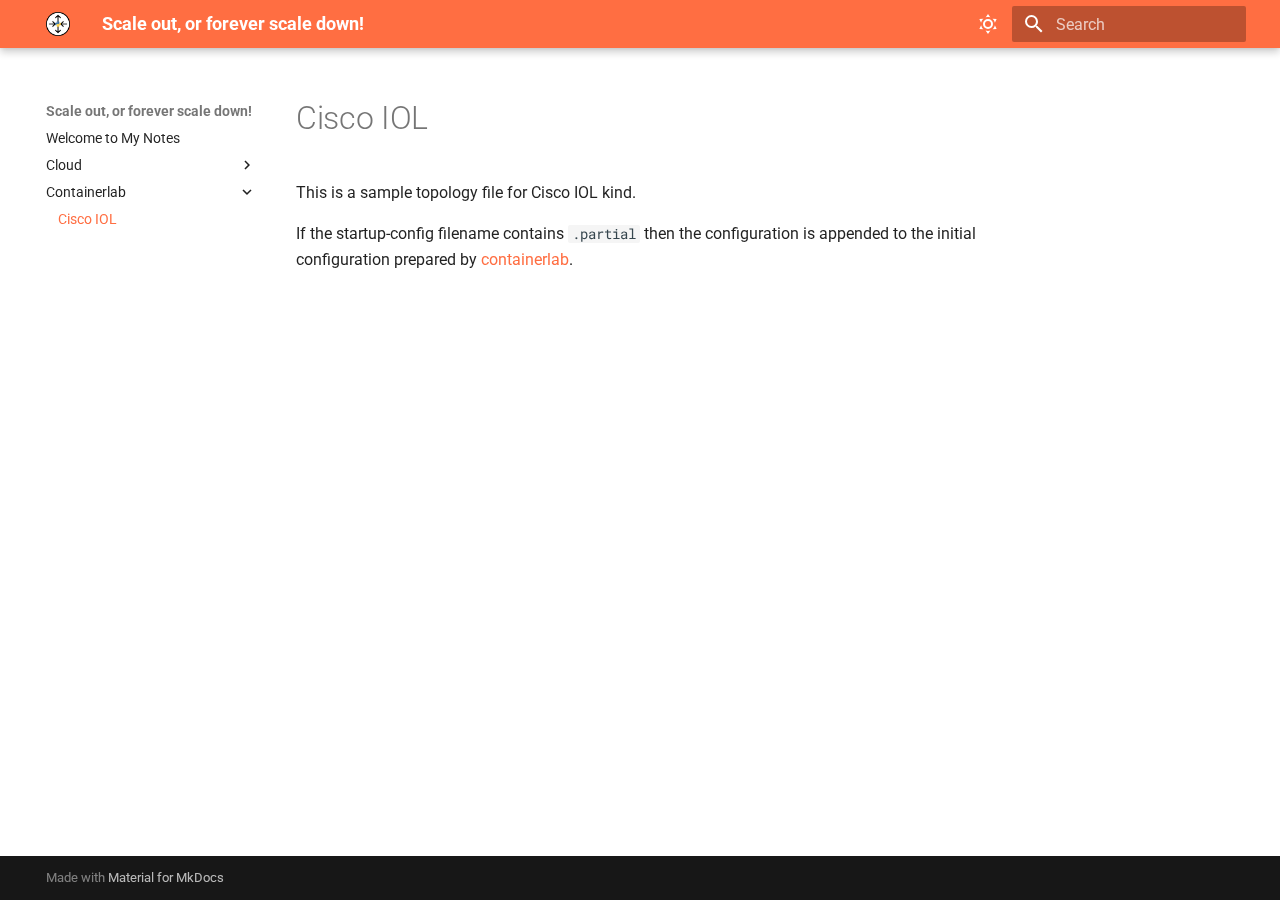
<file: Containerlab/Cisco_IOL/index.html>
<!doctype html>
<html lang="en" class="no-js">
  <head>
    
      <meta charset="utf-8">
      <meta name="viewport" content="width=device-width,initial-scale=1">
      
        <meta name="description" content="mkdocs site to keep my notes">
      
      
      
        <link rel="canonical" href="https://notes.bytewise.me/Containerlab/Cisco_IOL/">
      
      
        <link rel="prev" href="../../Cloud/multicloud/">
      
      
      
      <link rel="icon" href="../../assets/pyrtr.png">
      <meta name="generator" content="mkdocs-1.6.1, mkdocs-material-9.6.13">
    
    
      
        <title>Cisco IOL - Scale out, or forever scale down!</title>
      
    
    
      <link rel="stylesheet" href="../../assets/stylesheets/main.342714a4.min.css">
      
        
        <link rel="stylesheet" href="../../assets/stylesheets/palette.06af60db.min.css">
      
      


    
    
      
    
    
      
        
        
        <link rel="preconnect" href="https://fonts.gstatic.com" crossorigin>
        <link rel="stylesheet" href="https://fonts.googleapis.com/css?family=Roboto:300,300i,400,400i,700,700i%7CRoboto+Mono:400,400i,700,700i&display=fallback">
        <style>:root{--md-text-font:"Roboto";--md-code-font:"Roboto Mono"}</style>
      
    
    
      <link rel="stylesheet" href="../../stylesheets/extra.css">
    
      <link rel="stylesheet" href="../../stylesheets/gists.css">
    
    <script>__md_scope=new URL("../..",location),__md_hash=e=>[...e].reduce(((e,_)=>(e<<5)-e+_.charCodeAt(0)),0),__md_get=(e,_=localStorage,t=__md_scope)=>JSON.parse(_.getItem(t.pathname+"."+e)),__md_set=(e,_,t=localStorage,a=__md_scope)=>{try{t.setItem(a.pathname+"."+e,JSON.stringify(_))}catch(e){}}</script>
    
      

    
    
    
  </head>
  
  
    
    
      
    
    
    
    
    <body dir="ltr" data-md-color-scheme="default" data-md-color-primary="indigo" data-md-color-accent="indigo">
  
    
    <input class="md-toggle" data-md-toggle="drawer" type="checkbox" id="__drawer" autocomplete="off">
    <input class="md-toggle" data-md-toggle="search" type="checkbox" id="__search" autocomplete="off">
    <label class="md-overlay" for="__drawer"></label>
    <div data-md-component="skip">
      
        
        <a href="#cisco-iol" class="md-skip">
          Skip to content
        </a>
      
    </div>
    <div data-md-component="announce">
      
    </div>
    
    
      

  

<header class="md-header md-header--shadow" data-md-component="header">
  <nav class="md-header__inner md-grid" aria-label="Header">
    <a href="../.." title="Scale out, or forever scale down!" class="md-header__button md-logo" aria-label="Scale out, or forever scale down!" data-md-component="logo">
      
  <img src="../../assets/pyrtr.png" alt="logo">

    </a>
    <label class="md-header__button md-icon" for="__drawer">
      
      <svg xmlns="http://www.w3.org/2000/svg" viewBox="0 0 24 24"><path d="M3 6h18v2H3zm0 5h18v2H3zm0 5h18v2H3z"/></svg>
    </label>
    <div class="md-header__title" data-md-component="header-title">
      <div class="md-header__ellipsis">
        <div class="md-header__topic">
          <span class="md-ellipsis">
            Scale out, or forever scale down!
          </span>
        </div>
        <div class="md-header__topic" data-md-component="header-topic">
          <span class="md-ellipsis">
            
              Cisco IOL
            
          </span>
        </div>
      </div>
    </div>
    
      
        <form class="md-header__option" data-md-component="palette">
  
    
    
    
    <input class="md-option" data-md-color-media="(prefers-color-scheme)" data-md-color-scheme="default" data-md-color-primary="indigo" data-md-color-accent="indigo"  aria-label="Switch to light mode"  type="radio" name="__palette" id="__palette_0">
    
      <label class="md-header__button md-icon" title="Switch to light mode" for="__palette_1" hidden>
        <svg xmlns="http://www.w3.org/2000/svg" viewBox="0 0 24 24"><path d="M12 7a5 5 0 0 1 5 5 5 5 0 0 1-5 5 5 5 0 0 1-5-5 5 5 0 0 1 5-5m0 2a3 3 0 0 0-3 3 3 3 0 0 0 3 3 3 3 0 0 0 3-3 3 3 0 0 0-3-3m0-7 2.39 3.42C13.65 5.15 12.84 5 12 5s-1.65.15-2.39.42zM3.34 7l4.16-.35A7.2 7.2 0 0 0 5.94 8.5c-.44.74-.69 1.5-.83 2.29zm.02 10 1.76-3.77a7.131 7.131 0 0 0 2.38 4.14zM20.65 7l-1.77 3.79a7.02 7.02 0 0 0-2.38-4.15zm-.01 10-4.14.36c.59-.51 1.12-1.14 1.54-1.86.42-.73.69-1.5.83-2.29zM12 22l-2.41-3.44c.74.27 1.55.44 2.41.44.82 0 1.63-.17 2.37-.44z"/></svg>
      </label>
    
  
    
    
    
    <input class="md-option" data-md-color-media="(prefers-color-scheme: light)" data-md-color-scheme="default" data-md-color-primary="deep-orange" data-md-color-accent="deep-purple"  aria-label="Switch to dark mode"  type="radio" name="__palette" id="__palette_1">
    
      <label class="md-header__button md-icon" title="Switch to dark mode" for="__palette_2" hidden>
        <svg xmlns="http://www.w3.org/2000/svg" viewBox="0 0 24 24"><path d="m17.75 4.09-2.53 1.94.91 3.06-2.63-1.81-2.63 1.81.91-3.06-2.53-1.94L12.44 4l1.06-3 1.06 3zm3.5 6.91-1.64 1.25.59 1.98-1.7-1.17-1.7 1.17.59-1.98L15.75 11l2.06-.05L18.5 9l.69 1.95zm-2.28 4.95c.83-.08 1.72 1.1 1.19 1.85-.32.45-.66.87-1.08 1.27C15.17 23 8.84 23 4.94 19.07c-3.91-3.9-3.91-10.24 0-14.14.4-.4.82-.76 1.27-1.08.75-.53 1.93.36 1.85 1.19-.27 2.86.69 5.83 2.89 8.02a9.96 9.96 0 0 0 8.02 2.89m-1.64 2.02a12.08 12.08 0 0 1-7.8-3.47c-2.17-2.19-3.33-5-3.49-7.82-2.81 3.14-2.7 7.96.31 10.98 3.02 3.01 7.84 3.12 10.98.31"/></svg>
      </label>
    
  
    
    
    
    <input class="md-option" data-md-color-media="(prefers-color-scheme: dark)" data-md-color-scheme="slate" data-md-color-primary="blue-grey" data-md-color-accent="amber"  aria-label="Switch to system preference"  type="radio" name="__palette" id="__palette_2">
    
      <label class="md-header__button md-icon" title="Switch to system preference" for="__palette_0" hidden>
        <svg xmlns="http://www.w3.org/2000/svg" viewBox="0 0 24 24"><path d="m14.3 16-.7-2h-3.2l-.7 2H7.8L11 7h2l3.2 9zM20 8.69V4h-4.69L12 .69 8.69 4H4v4.69L.69 12 4 15.31V20h4.69L12 23.31 15.31 20H20v-4.69L23.31 12zm-9.15 3.96h2.3L12 9z"/></svg>
      </label>
    
  
</form>
      
    
    
      <script>var palette=__md_get("__palette");if(palette&&palette.color){if("(prefers-color-scheme)"===palette.color.media){var media=matchMedia("(prefers-color-scheme: light)"),input=document.querySelector(media.matches?"[data-md-color-media='(prefers-color-scheme: light)']":"[data-md-color-media='(prefers-color-scheme: dark)']");palette.color.media=input.getAttribute("data-md-color-media"),palette.color.scheme=input.getAttribute("data-md-color-scheme"),palette.color.primary=input.getAttribute("data-md-color-primary"),palette.color.accent=input.getAttribute("data-md-color-accent")}for(var[key,value]of Object.entries(palette.color))document.body.setAttribute("data-md-color-"+key,value)}</script>
    
    
    
      
      
        <label class="md-header__button md-icon" for="__search">
          
          <svg xmlns="http://www.w3.org/2000/svg" viewBox="0 0 24 24"><path d="M9.5 3A6.5 6.5 0 0 1 16 9.5c0 1.61-.59 3.09-1.56 4.23l.27.27h.79l5 5-1.5 1.5-5-5v-.79l-.27-.27A6.52 6.52 0 0 1 9.5 16 6.5 6.5 0 0 1 3 9.5 6.5 6.5 0 0 1 9.5 3m0 2C7 5 5 7 5 9.5S7 14 9.5 14 14 12 14 9.5 12 5 9.5 5"/></svg>
        </label>
        <div class="md-search" data-md-component="search" role="dialog">
  <label class="md-search__overlay" for="__search"></label>
  <div class="md-search__inner" role="search">
    <form class="md-search__form" name="search">
      <input type="text" class="md-search__input" name="query" aria-label="Search" placeholder="Search" autocapitalize="off" autocorrect="off" autocomplete="off" spellcheck="false" data-md-component="search-query" required>
      <label class="md-search__icon md-icon" for="__search">
        
        <svg xmlns="http://www.w3.org/2000/svg" viewBox="0 0 24 24"><path d="M9.5 3A6.5 6.5 0 0 1 16 9.5c0 1.61-.59 3.09-1.56 4.23l.27.27h.79l5 5-1.5 1.5-5-5v-.79l-.27-.27A6.52 6.52 0 0 1 9.5 16 6.5 6.5 0 0 1 3 9.5 6.5 6.5 0 0 1 9.5 3m0 2C7 5 5 7 5 9.5S7 14 9.5 14 14 12 14 9.5 12 5 9.5 5"/></svg>
        
        <svg xmlns="http://www.w3.org/2000/svg" viewBox="0 0 320 512"><!--! Font Awesome Free 6.7.2 by @fontawesome - https://fontawesome.com License - https://fontawesome.com/license/free (Icons: CC BY 4.0, Fonts: SIL OFL 1.1, Code: MIT License) Copyright 2024 Fonticons, Inc.--><path d="M41.4 233.4c-12.5 12.5-12.5 32.8 0 45.3l160 160c12.5 12.5 32.8 12.5 45.3 0s12.5-32.8 0-45.3L109.3 256l137.3-137.4c12.5-12.5 12.5-32.8 0-45.3s-32.8-12.5-45.3 0l-160 160z"/></svg>
      </label>
      <nav class="md-search__options" aria-label="Search">
        
        <button type="reset" class="md-search__icon md-icon" title="Clear" aria-label="Clear" tabindex="-1">
          
          <svg xmlns="http://www.w3.org/2000/svg" viewBox="0 0 24 24"><path d="M19 6.41 17.59 5 12 10.59 6.41 5 5 6.41 10.59 12 5 17.59 6.41 19 12 13.41 17.59 19 19 17.59 13.41 12z"/></svg>
        </button>
      </nav>
      
    </form>
    <div class="md-search__output">
      <div class="md-search__scrollwrap" tabindex="0" data-md-scrollfix>
        <div class="md-search-result" data-md-component="search-result">
          <div class="md-search-result__meta">
            Initializing search
          </div>
          <ol class="md-search-result__list" role="presentation"></ol>
        </div>
      </div>
    </div>
  </div>
</div>
      
    
    
  </nav>
  
</header>
    
    <div class="md-container" data-md-component="container">
      
      
        
          
        
      
      <main class="md-main" data-md-component="main">
        <div class="md-main__inner md-grid">
          
            
              
              <div class="md-sidebar md-sidebar--primary" data-md-component="sidebar" data-md-type="navigation" >
                <div class="md-sidebar__scrollwrap">
                  <div class="md-sidebar__inner">
                    



<nav class="md-nav md-nav--primary" aria-label="Navigation" data-md-level="0">
  <label class="md-nav__title" for="__drawer">
    <a href="../.." title="Scale out, or forever scale down!" class="md-nav__button md-logo" aria-label="Scale out, or forever scale down!" data-md-component="logo">
      
  <img src="../../assets/pyrtr.png" alt="logo">

    </a>
    Scale out, or forever scale down!
  </label>
  
  <ul class="md-nav__list" data-md-scrollfix>
    
      
      
  
  
  
  
    <li class="md-nav__item">
      <a href="../.." class="md-nav__link">
        
  
  
  <span class="md-ellipsis">
    Welcome to My Notes
    
  </span>
  

      </a>
    </li>
  

    
      
      
  
  
  
  
    
    
    
    
    
    <li class="md-nav__item md-nav__item--nested">
      
        
        
        <input class="md-nav__toggle md-toggle " type="checkbox" id="__nav_2" >
        
          
          <label class="md-nav__link" for="__nav_2" id="__nav_2_label" tabindex="0">
            
  
  
  <span class="md-ellipsis">
    Cloud
    
  </span>
  

            <span class="md-nav__icon md-icon"></span>
          </label>
        
        <nav class="md-nav" data-md-level="1" aria-labelledby="__nav_2_label" aria-expanded="false">
          <label class="md-nav__title" for="__nav_2">
            <span class="md-nav__icon md-icon"></span>
            Cloud
          </label>
          <ul class="md-nav__list" data-md-scrollfix>
            
              
                
  
  
  
  
    <li class="md-nav__item">
      <a href="../../Cloud/multicloud/" class="md-nav__link">
        
  
  
  <span class="md-ellipsis">
    Multi-cloud Terminology
    
  </span>
  

      </a>
    </li>
  

              
            
          </ul>
        </nav>
      
    </li>
  

    
      
      
  
  
    
  
  
  
    
    
    
    
    
    <li class="md-nav__item md-nav__item--active md-nav__item--nested">
      
        
        
        <input class="md-nav__toggle md-toggle " type="checkbox" id="__nav_3" checked>
        
          
          <label class="md-nav__link" for="__nav_3" id="__nav_3_label" tabindex="0">
            
  
  
  <span class="md-ellipsis">
    Containerlab
    
  </span>
  

            <span class="md-nav__icon md-icon"></span>
          </label>
        
        <nav class="md-nav" data-md-level="1" aria-labelledby="__nav_3_label" aria-expanded="true">
          <label class="md-nav__title" for="__nav_3">
            <span class="md-nav__icon md-icon"></span>
            Containerlab
          </label>
          <ul class="md-nav__list" data-md-scrollfix>
            
              
                
  
  
    
  
  
  
    <li class="md-nav__item md-nav__item--active">
      
      <input class="md-nav__toggle md-toggle" type="checkbox" id="__toc">
      
      
        
      
      
      <a href="./" class="md-nav__link md-nav__link--active">
        
  
  
  <span class="md-ellipsis">
    Cisco IOL
    
  </span>
  

      </a>
      
    </li>
  

              
            
          </ul>
        </nav>
      
    </li>
  

    
  </ul>
</nav>
                  </div>
                </div>
              </div>
            
            
              
              <div class="md-sidebar md-sidebar--secondary" data-md-component="sidebar" data-md-type="toc" >
                <div class="md-sidebar__scrollwrap">
                  <div class="md-sidebar__inner">
                    

<nav class="md-nav md-nav--secondary" aria-label="Table of contents">
  
  
  
    
  
  
</nav>
                  </div>
                </div>
              </div>
            
          
          
            <div class="md-content" data-md-component="content">
              <article class="md-content__inner md-typeset">
                
                  



<h1 id="cisco-iol">Cisco IOL</h1>
<p>This is a sample topology file for Cisco IOL kind.</p>
<script src="https://gist.github.com/becos76/378d0c8f8455f58fc93dd789ef1cefe4.js?file=iol.clab.yml"></script>

<p>If the startup-config filename contains <code>.partial</code> then the configuration is appended to the initial configuration prepared by <a href="https://containerlab.dev/manual/kinds/cisco_iol/#full-startup-configuration">containerlab</a>.</p>
<script src="https://gist.github.com/becos76/378d0c8f8455f58fc93dd789ef1cefe4.js?file=day0.txt.partial"></script>












                
              </article>
            </div>
          
          
<script>var target=document.getElementById(location.hash.slice(1));target&&target.name&&(target.checked=target.name.startsWith("__tabbed_"))</script>
        </div>
        
          <button type="button" class="md-top md-icon" data-md-component="top" hidden>
  
  <svg xmlns="http://www.w3.org/2000/svg" viewBox="0 0 24 24"><path d="M13 20h-2V8l-5.5 5.5-1.42-1.42L12 4.16l7.92 7.92-1.42 1.42L13 8z"/></svg>
  Back to top
</button>
        
      </main>
      
        <footer class="md-footer">
  
  <div class="md-footer-meta md-typeset">
    <div class="md-footer-meta__inner md-grid">
      <div class="md-copyright">
  
  
    Made with
    <a href="https://squidfunk.github.io/mkdocs-material/" target="_blank" rel="noopener">
      Material for MkDocs
    </a>
  
</div>
      
    </div>
  </div>
</footer>
      
    </div>
    <div class="md-dialog" data-md-component="dialog">
      <div class="md-dialog__inner md-typeset"></div>
    </div>
    
    
    
      
      <script id="__config" type="application/json">{"base": "../..", "features": ["navigation.tracking", "navigation.top"], "search": "../../assets/javascripts/workers/search.d50fe291.min.js", "tags": null, "translations": {"clipboard.copied": "Copied to clipboard", "clipboard.copy": "Copy to clipboard", "search.result.more.one": "1 more on this page", "search.result.more.other": "# more on this page", "search.result.none": "No matching documents", "search.result.one": "1 matching document", "search.result.other": "# matching documents", "search.result.placeholder": "Type to start searching", "search.result.term.missing": "Missing", "select.version": "Select version"}, "version": null}</script>
    
    
      <script src="../../assets/javascripts/bundle.13a4f30d.min.js"></script>
      
    
  </body>
</html>
</file>
<file: stylesheets/extra.css>
:root {
    --md-primary-fg-color:        #ff6f00;
    --md-primary-fg-color--dark:  #ffff00bb;
    /* --md-primary-bg-color:        #5916ac; */
  
    /* --md-accent-fg-color:         hsl(0, 92%, 19%); */
    /* --logo-outline-color:         #dfdfdf; */ 
}
</file>
<file: stylesheets/gists.css>
@import url('https://fonts.googleapis.com/css?family=Droid+Sans+Mono');
 
body .gist .gist-file {
  margin-bottom: 0;
  border: 0px dashed #adb5bd;
  border-radius: 0;
}

body .gist .gist-data {
  border-bottom: none;
  border-radius: 0;
  background-color: #f1f3f5;
}


body .gist .blob-wrapper {
  border-radius: 0;
}

body .gist .highlight {
  background-color: transparent;
  font-family: 'Droid Sans Mono', monospace;
  font-size: 14px;
}

body .gist .highlight td {
  padding: 5px 15px !important;
  line-height: 1;
  font-family: inherit;
  font-size: inherit;
}

body .gist tr:first-child td {
  padding-top: 15px !important;
}

body .gist tr:last-child td {
  padding-bottom: 15px !important;
}

body .gist .blob-num {
  color: #ced4da;
  background-color: #495057;
  pointer-events: none;
}

body .gist .js-line-number {
    display: none;
}



/* Prevent displaying footer
body .gist .gist-meta {
  display: none;
} */
</file>
<file: assets/stylesheets/main.342714a4.min.css>
@charset "UTF-8";html{-webkit-text-size-adjust:none;-moz-text-size-adjust:none;text-size-adjust:none;box-sizing:border-box}*,:after,:before{box-sizing:inherit}@media (prefers-reduced-motion){*,:after,:before{transition:none!important}}body{margin:0}a,button,input,label{-webkit-tap-highlight-color:transparent}a{color:inherit;text-decoration:none}hr{border:0;box-sizing:initial;display:block;height:.05rem;overflow:visible;padding:0}small{font-size:80%}sub,sup{line-height:1em}img{border-style:none}table{border-collapse:initial;border-spacing:0}td,th{font-weight:400;vertical-align:top}button{background:#0000;border:0;font-family:inherit;font-size:inherit;margin:0;padding:0}input{border:0;outline:none}:root{--md-primary-fg-color:#4051b5;--md-primary-fg-color--light:#5d6cc0;--md-primary-fg-color--dark:#303fa1;--md-primary-bg-color:#fff;--md-primary-bg-color--light:#ffffffb3;--md-accent-fg-color:#526cfe;--md-accent-fg-color--transparent:#526cfe1a;--md-accent-bg-color:#fff;--md-accent-bg-color--light:#ffffffb3}[data-md-color-scheme=default]{color-scheme:light}[data-md-color-scheme=default] img[src$="#gh-dark-mode-only"],[data-md-color-scheme=default] img[src$="#only-dark"]{display:none}:root,[data-md-color-scheme=default]{--md-hue:225deg;--md-default-fg-color:#000000de;--md-default-fg-color--light:#0000008a;--md-default-fg-color--lighter:#00000052;--md-default-fg-color--lightest:#00000012;--md-default-bg-color:#fff;--md-default-bg-color--light:#ffffffb3;--md-default-bg-color--lighter:#ffffff4d;--md-default-bg-color--lightest:#ffffff1f;--md-code-fg-color:#36464e;--md-code-bg-color:#f5f5f5;--md-code-hl-color:#4287ff;--md-code-hl-color--light:#4287ff1a;--md-code-hl-number-color:#d52a2a;--md-code-hl-special-color:#db1457;--md-code-hl-function-color:#a846b9;--md-code-hl-constant-color:#6e59d9;--md-code-hl-keyword-color:#3f6ec6;--md-code-hl-string-color:#1c7d4d;--md-code-hl-name-color:var(--md-code-fg-color);--md-code-hl-operator-color:var(--md-default-fg-color--light);--md-code-hl-punctuation-color:var(--md-default-fg-color--light);--md-code-hl-comment-color:var(--md-default-fg-color--light);--md-code-hl-generic-color:var(--md-default-fg-color--light);--md-code-hl-variable-color:var(--md-default-fg-color--light);--md-typeset-color:var(--md-default-fg-color);--md-typeset-a-color:var(--md-primary-fg-color);--md-typeset-del-color:#f5503d26;--md-typeset-ins-color:#0bd57026;--md-typeset-kbd-color:#fafafa;--md-typeset-kbd-accent-color:#fff;--md-typeset-kbd-border-color:#b8b8b8;--md-typeset-mark-color:#ffff0080;--md-typeset-table-color:#0000001f;--md-typeset-table-color--light:rgba(0,0,0,.035);--md-admonition-fg-color:var(--md-default-fg-color);--md-admonition-bg-color:var(--md-default-bg-color);--md-warning-fg-color:#000000de;--md-warning-bg-color:#ff9;--md-footer-fg-color:#fff;--md-footer-fg-color--light:#ffffffb3;--md-footer-fg-color--lighter:#ffffff73;--md-footer-bg-color:#000000de;--md-footer-bg-color--dark:#00000052;--md-shadow-z1:0 0.2rem 0.5rem #0000000d,0 0 0.05rem #0000001a;--md-shadow-z2:0 0.2rem 0.5rem #0000001a,0 0 0.05rem #00000040;--md-shadow-z3:0 0.2rem 0.5rem #0003,0 0 0.05rem #00000059}.md-icon svg{fill:currentcolor;display:block;height:1.2rem;width:1.2rem}body{-webkit-font-smoothing:antialiased;-moz-osx-font-smoothing:grayscale;--md-text-font-family:var(--md-text-font,_),-apple-system,BlinkMacSystemFont,Helvetica,Arial,sans-serif;--md-code-font-family:var(--md-code-font,_),SFMono-Regular,Consolas,Menlo,monospace}aside,body,input{font-feature-settings:"kern","liga";color:var(--md-typeset-color);font-family:var(--md-text-font-family)}code,kbd,pre{font-feature-settings:"kern";font-family:var(--md-code-font-family)}:root{--md-typeset-table-sort-icon:url('data:image/svg+xml;charset=utf-8,<svg xmlns="http://www.w3.org/2000/svg" viewBox="0 0 24 24"><path d="m18 21-4-4h3V7h-3l4-4 4 4h-3v10h3M2 19v-2h10v2M2 13v-2h7v2M2 7V5h4v2z"/></svg>');--md-typeset-table-sort-icon--asc:url('data:image/svg+xml;charset=utf-8,<svg xmlns="http://www.w3.org/2000/svg" viewBox="0 0 24 24"><path d="M19 17h3l-4 4-4-4h3V3h2M2 17h10v2H2M6 5v2H2V5m0 6h7v2H2z"/></svg>');--md-typeset-table-sort-icon--desc:url('data:image/svg+xml;charset=utf-8,<svg xmlns="http://www.w3.org/2000/svg" viewBox="0 0 24 24"><path d="M19 7h3l-4-4-4 4h3v14h2M2 17h10v2H2M6 5v2H2V5m0 6h7v2H2z"/></svg>')}.md-typeset{-webkit-print-color-adjust:exact;color-adjust:exact;font-size:.8rem;line-height:1.6;overflow-wrap:break-word}@media print{.md-typeset{font-size:.68rem}}.md-typeset blockquote,.md-typeset dl,.md-typeset figure,.md-typeset ol,.md-typeset pre,.md-typeset ul{margin-bottom:1em;margin-top:1em}.md-typeset h1{color:var(--md-default-fg-color--light);font-size:2em;line-height:1.3;margin:0 0 1.25em}.md-typeset h1,.md-typeset h2{font-weight:300;letter-spacing:-.01em}.md-typeset h2{font-size:1.5625em;line-height:1.4;margin:1.6em 0 .64em}.md-typeset h3{font-size:1.25em;font-weight:400;letter-spacing:-.01em;line-height:1.5;margin:1.6em 0 .8em}.md-typeset h2+h3{margin-top:.8em}.md-typeset h4{font-weight:700;letter-spacing:-.01em;margin:1em 0}.md-typeset h5,.md-typeset h6{color:var(--md-default-fg-color--light);font-size:.8em;font-weight:700;letter-spacing:-.01em;margin:1.25em 0}.md-typeset h5{text-transform:uppercase}.md-typeset h5 code{text-transform:none}.md-typeset hr{border-bottom:.05rem solid var(--md-default-fg-color--lightest);display:flow-root;margin:1.5em 0}.md-typeset a{color:var(--md-typeset-a-color);word-break:break-word}.md-typeset a,.md-typeset a:before{transition:color 125ms}.md-typeset a:focus,.md-typeset a:hover{color:var(--md-accent-fg-color)}.md-typeset a:focus code,.md-typeset a:hover code{background-color:var(--md-accent-fg-color--transparent)}.md-typeset a code{color:currentcolor;transition:background-color 125ms}.md-typeset a.focus-visible{outline-color:var(--md-accent-fg-color);outline-offset:.2rem}.md-typeset code,.md-typeset kbd,.md-typeset pre{color:var(--md-code-fg-color);direction:ltr;font-variant-ligatures:none}@media print{.md-typeset code,.md-typeset kbd,.md-typeset pre{white-space:pre-wrap}}.md-typeset code{background-color:var(--md-code-bg-color);border-radius:.1rem;-webkit-box-decoration-break:clone;box-decoration-break:clone;font-size:.85em;padding:0 .2941176471em;word-break:break-word}.md-typeset code:not(.focus-visible){-webkit-tap-highlight-color:transparent;outline:none}.md-typeset pre{display:flow-root;line-height:1.4;position:relative}.md-typeset pre>code{-webkit-box-decoration-break:slice;box-decoration-break:slice;box-shadow:none;display:block;margin:0;outline-color:var(--md-accent-fg-color);overflow:auto;padding:.7720588235em 1.1764705882em;scrollbar-color:var(--md-default-fg-color--lighter) #0000;scrollbar-width:thin;touch-action:auto;word-break:normal}.md-typeset pre>code:hover{scrollbar-color:var(--md-accent-fg-color) #0000}.md-typeset pre>code::-webkit-scrollbar{height:.2rem;width:.2rem}.md-typeset pre>code::-webkit-scrollbar-thumb{background-color:var(--md-default-fg-color--lighter)}.md-typeset pre>code::-webkit-scrollbar-thumb:hover{background-color:var(--md-accent-fg-color)}.md-typeset kbd{background-color:var(--md-typeset-kbd-color);border-radius:.1rem;box-shadow:0 .1rem 0 .05rem var(--md-typeset-kbd-border-color),0 .1rem 0 var(--md-typeset-kbd-border-color),0 -.1rem .2rem var(--md-typeset-kbd-accent-color) inset;color:var(--md-default-fg-color);display:inline-block;font-size:.75em;padding:0 .6666666667em;vertical-align:text-top;word-break:break-word}.md-typeset mark{background-color:var(--md-typeset-mark-color);-webkit-box-decoration-break:clone;box-decoration-break:clone;color:inherit;word-break:break-word}.md-typeset abbr{border-bottom:.05rem dotted var(--md-default-fg-color--light);cursor:help;text-decoration:none}.md-typeset small{opacity:.75}[dir=ltr] .md-typeset sub,[dir=ltr] .md-typeset sup{margin-left:.078125em}[dir=rtl] .md-typeset sub,[dir=rtl] .md-typeset sup{margin-right:.078125em}[dir=ltr] .md-typeset blockquote{padding-left:.6rem}[dir=rtl] .md-typeset blockquote{padding-right:.6rem}[dir=ltr] .md-typeset blockquote{border-left:.2rem solid var(--md-default-fg-color--lighter)}[dir=rtl] .md-typeset blockquote{border-right:.2rem solid var(--md-default-fg-color--lighter)}.md-typeset blockquote{color:var(--md-default-fg-color--light);margin-left:0;margin-right:0}.md-typeset ul{list-style-type:disc}.md-typeset ul[type]{list-style-type:revert-layer}[dir=ltr] .md-typeset ol,[dir=ltr] .md-typeset ul{margin-left:.625em}[dir=rtl] .md-typeset ol,[dir=rtl] .md-typeset ul{margin-right:.625em}.md-typeset ol,.md-typeset ul{padding:0}.md-typeset ol:not([hidden]),.md-typeset ul:not([hidden]){display:flow-root}.md-typeset ol ol,.md-typeset ul ol{list-style-type:lower-alpha}.md-typeset ol ol ol,.md-typeset ul ol ol{list-style-type:lower-roman}.md-typeset ol ol ol ol,.md-typeset ul ol ol ol{list-style-type:upper-alpha}.md-typeset ol ol ol ol ol,.md-typeset ul ol ol ol ol{list-style-type:upper-roman}.md-typeset ol[type],.md-typeset ul[type]{list-style-type:revert-layer}[dir=ltr] .md-typeset ol li,[dir=ltr] .md-typeset ul li{margin-left:1.25em}[dir=rtl] .md-typeset ol li,[dir=rtl] .md-typeset ul li{margin-right:1.25em}.md-typeset ol li,.md-typeset ul li{margin-bottom:.5em}.md-typeset ol li blockquote,.md-typeset ol li p,.md-typeset ul li blockquote,.md-typeset ul li p{margin:.5em 0}.md-typeset ol li:last-child,.md-typeset ul li:last-child{margin-bottom:0}[dir=ltr] .md-typeset ol li ol,[dir=ltr] .md-typeset ol li ul,[dir=ltr] .md-typeset ul li ol,[dir=ltr] .md-typeset ul li ul{margin-left:.625em}[dir=rtl] .md-typeset ol li ol,[dir=rtl] .md-typeset ol li ul,[dir=rtl] .md-typeset ul li ol,[dir=rtl] .md-typeset ul li ul{margin-right:.625em}.md-typeset ol li ol,.md-typeset ol li ul,.md-typeset ul li ol,.md-typeset ul li ul{margin-bottom:.5em;margin-top:.5em}[dir=ltr] .md-typeset dd{margin-left:1.875em}[dir=rtl] .md-typeset dd{margin-right:1.875em}.md-typeset dd{margin-bottom:1.5em;margin-top:1em}.md-typeset img,.md-typeset svg,.md-typeset video{height:auto;max-width:100%}.md-typeset img[align=left]{margin:1em 1em 1em 0}.md-typeset img[align=right]{margin:1em 0 1em 1em}.md-typeset img[align]:only-child{margin-top:0}.md-typeset figure{display:flow-root;margin:1em auto;max-width:100%;text-align:center;width:-moz-fit-content;width:fit-content}.md-typeset figure img{display:block;margin:0 auto}.md-typeset figcaption{font-style:italic;margin:1em auto;max-width:24rem}.md-typeset iframe{max-width:100%}.md-typeset table:not([class]){background-color:var(--md-default-bg-color);border:.05rem solid var(--md-typeset-table-color);border-radius:.1rem;display:inline-block;font-size:.64rem;max-width:100%;overflow:auto;touch-action:auto}@media print{.md-typeset table:not([class]){display:table}}.md-typeset table:not([class])+*{margin-top:1.5em}.md-typeset table:not([class]) td>:first-child,.md-typeset table:not([class]) th>:first-child{margin-top:0}.md-typeset table:not([class]) td>:last-child,.md-typeset table:not([class]) th>:last-child{margin-bottom:0}.md-typeset table:not([class]) td:not([align]),.md-typeset table:not([class]) th:not([align]){text-align:left}[dir=rtl] .md-typeset table:not([class]) td:not([align]),[dir=rtl] .md-typeset table:not([class]) th:not([align]){text-align:right}.md-typeset table:not([class]) th{font-weight:700;min-width:5rem;padding:.9375em 1.25em;vertical-align:top}.md-typeset table:not([class]) td{border-top:.05rem solid var(--md-typeset-table-color);padding:.9375em 1.25em;vertical-align:top}.md-typeset table:not([class]) tbody tr{transition:background-color 125ms}.md-typeset table:not([class]) tbody tr:hover{background-color:var(--md-typeset-table-color--light);box-shadow:0 .05rem 0 var(--md-default-bg-color) inset}.md-typeset table:not([class]) a{word-break:normal}.md-typeset table th[role=columnheader]{cursor:pointer}[dir=ltr] .md-typeset table th[role=columnheader]:after{margin-left:.5em}[dir=rtl] .md-typeset table th[role=columnheader]:after{margin-right:.5em}.md-typeset table th[role=columnheader]:after{content:"";display:inline-block;height:1.2em;-webkit-mask-image:var(--md-typeset-table-sort-icon);mask-image:var(--md-typeset-table-sort-icon);-webkit-mask-repeat:no-repeat;mask-repeat:no-repeat;-webkit-mask-size:contain;mask-size:contain;transition:background-color 125ms;vertical-align:text-bottom;width:1.2em}.md-typeset table th[role=columnheader]:hover:after{background-color:var(--md-default-fg-color--lighter)}.md-typeset table th[role=columnheader][aria-sort=ascending]:after{background-color:var(--md-default-fg-color--light);-webkit-mask-image:var(--md-typeset-table-sort-icon--asc);mask-image:var(--md-typeset-table-sort-icon--asc)}.md-typeset table th[role=columnheader][aria-sort=descending]:after{background-color:var(--md-default-fg-color--light);-webkit-mask-image:var(--md-typeset-table-sort-icon--desc);mask-image:var(--md-typeset-table-sort-icon--desc)}.md-typeset__scrollwrap{margin:1em -.8rem;overflow-x:auto;touch-action:auto}.md-typeset__table{display:inline-block;margin-bottom:.5em;padding:0 .8rem}@media print{.md-typeset__table{display:block}}html .md-typeset__table table{display:table;margin:0;overflow:hidden;width:100%}@media screen and (max-width:44.984375em){.md-content__inner>pre{margin:1em -.8rem}.md-content__inner>pre code{border-radius:0}}.md-typeset .md-author{border-radius:100%;display:block;flex-shrink:0;height:1.6rem;overflow:hidden;position:relative;transition:color 125ms,transform 125ms;width:1.6rem}.md-typeset .md-author img{display:block}.md-typeset .md-author--more{background:var(--md-default-fg-color--lightest);color:var(--md-default-fg-color--lighter);font-size:.6rem;font-weight:700;line-height:1.6rem;text-align:center}.md-typeset .md-author--long{height:2.4rem;width:2.4rem}.md-typeset a.md-author{transform:scale(1)}.md-typeset a.md-author img{border-radius:100%;filter:grayscale(100%) opacity(75%);transition:filter 125ms}.md-typeset a.md-author:focus,.md-typeset a.md-author:hover{transform:scale(1.1);z-index:1}.md-typeset a.md-author:focus img,.md-typeset a.md-author:hover img{filter:grayscale(0)}.md-banner{background-color:var(--md-footer-bg-color);color:var(--md-footer-fg-color);overflow:auto}@media print{.md-banner{display:none}}.md-banner--warning{background-color:var(--md-warning-bg-color);color:var(--md-warning-fg-color)}.md-banner__inner{font-size:.7rem;margin:.6rem auto;padding:0 .8rem}[dir=ltr] .md-banner__button{float:right}[dir=rtl] .md-banner__button{float:left}.md-banner__button{color:inherit;cursor:pointer;transition:opacity .25s}.no-js .md-banner__button{display:none}.md-banner__button:hover{opacity:.7}html{font-size:125%;height:100%;overflow-x:hidden}@media screen and (min-width:100em){html{font-size:137.5%}}@media screen and (min-width:125em){html{font-size:150%}}body{background-color:var(--md-default-bg-color);display:flex;flex-direction:column;font-size:.5rem;min-height:100%;position:relative;width:100%}@media print{body{display:block}}@media screen and (max-width:59.984375em){body[data-md-scrolllock]{position:fixed}}.md-grid{margin-left:auto;margin-right:auto;max-width:61rem}.md-container{display:flex;flex-direction:column;flex-grow:1}@media print{.md-container{display:block}}.md-main{flex-grow:1}.md-main__inner{display:flex;height:100%;margin-top:1.5rem}.md-ellipsis{overflow:hidden;text-overflow:ellipsis}.md-toggle{display:none}.md-option{height:0;opacity:0;position:absolute;width:0}.md-option:checked+label:not([hidden]){display:block}.md-option.focus-visible+label{outline-color:var(--md-accent-fg-color);outline-style:auto}.md-skip{background-color:var(--md-default-fg-color);border-radius:.1rem;color:var(--md-default-bg-color);font-size:.64rem;margin:.5rem;opacity:0;outline-color:var(--md-accent-fg-color);padding:.3rem .5rem;position:fixed;transform:translateY(.4rem);z-index:-1}.md-skip:focus{opacity:1;transform:translateY(0);transition:transform .25s cubic-bezier(.4,0,.2,1),opacity 175ms 75ms;z-index:10}@page{margin:25mm}:root{--md-clipboard-icon:url('data:image/svg+xml;charset=utf-8,<svg xmlns="http://www.w3.org/2000/svg" viewBox="0 0 24 24"><path d="M19 21H8V7h11m0-2H8a2 2 0 0 0-2 2v14a2 2 0 0 0 2 2h11a2 2 0 0 0 2-2V7a2 2 0 0 0-2-2m-3-4H4a2 2 0 0 0-2 2v14h2V3h12z"/></svg>')}.md-clipboard{border-radius:.1rem;color:var(--md-default-fg-color--lightest);cursor:pointer;height:1.5em;outline-color:var(--md-accent-fg-color);outline-offset:.1rem;position:absolute;right:.5em;top:.5em;transition:color .25s;width:1.5em;z-index:1}@media print{.md-clipboard{display:none}}.md-clipboard:not(.focus-visible){-webkit-tap-highlight-color:transparent;outline:none}:hover>.md-clipboard{color:var(--md-default-fg-color--light)}.md-clipboard:focus,.md-clipboard:hover{color:var(--md-accent-fg-color)}.md-clipboard:after{background-color:currentcolor;content:"";display:block;height:1.125em;margin:0 auto;-webkit-mask-image:var(--md-clipboard-icon);mask-image:var(--md-clipboard-icon);-webkit-mask-position:center;mask-position:center;-webkit-mask-repeat:no-repeat;mask-repeat:no-repeat;-webkit-mask-size:contain;mask-size:contain;width:1.125em}.md-clipboard--inline{cursor:pointer}.md-clipboard--inline code{transition:color .25s,background-color .25s}.md-clipboard--inline:focus code,.md-clipboard--inline:hover code{background-color:var(--md-accent-fg-color--transparent);color:var(--md-accent-fg-color)}.md-typeset .md-code__content{display:grid}@keyframes consent{0%{opacity:0;transform:translateY(100%)}to{opacity:1;transform:translateY(0)}}@keyframes overlay{0%{opacity:0}to{opacity:1}}.md-consent__overlay{animation:overlay .25s both;-webkit-backdrop-filter:blur(.1rem);backdrop-filter:blur(.1rem);background-color:#0000008a;height:100%;opacity:1;position:fixed;top:0;width:100%;z-index:5}.md-consent__inner{animation:consent .5s cubic-bezier(.1,.7,.1,1) both;background-color:var(--md-default-bg-color);border:0;border-radius:.1rem;bottom:0;box-shadow:0 0 .2rem #0000001a,0 .2rem .4rem #0003;max-height:100%;overflow:auto;padding:0;position:fixed;width:100%;z-index:5}.md-consent__form{padding:.8rem}.md-consent__settings{display:none;margin:1em 0}input:checked+.md-consent__settings{display:block}.md-consent__controls{margin-bottom:.8rem}.md-typeset .md-consent__controls .md-button{display:inline}@media screen and (max-width:44.984375em){.md-typeset .md-consent__controls .md-button{display:block;margin-top:.4rem;text-align:center;width:100%}}.md-consent label{cursor:pointer}.md-content{flex-grow:1;min-width:0}.md-content__inner{margin:0 .8rem 1.2rem;padding-top:.6rem}@media screen and (min-width:76.25em){[dir=ltr] .md-sidebar--primary:not([hidden])~.md-content>.md-content__inner{margin-left:1.2rem}[dir=ltr] .md-sidebar--secondary:not([hidden])~.md-content>.md-content__inner,[dir=rtl] .md-sidebar--primary:not([hidden])~.md-content>.md-content__inner{margin-right:1.2rem}[dir=rtl] .md-sidebar--secondary:not([hidden])~.md-content>.md-content__inner{margin-left:1.2rem}}.md-content__inner:before{content:"";display:block;height:.4rem}.md-content__inner>:last-child{margin-bottom:0}[dir=ltr] .md-content__button{float:right}[dir=rtl] .md-content__button{float:left}[dir=ltr] .md-content__button{margin-left:.4rem}[dir=rtl] .md-content__button{margin-right:.4rem}.md-content__button{margin:.4rem 0;padding:0}@media print{.md-content__button{display:none}}.md-typeset .md-content__button{color:var(--md-default-fg-color--lighter)}.md-content__button svg{display:inline;vertical-align:top}[dir=rtl] .md-content__button svg{transform:scaleX(-1)}[dir=ltr] .md-dialog{right:.8rem}[dir=rtl] .md-dialog{left:.8rem}.md-dialog{background-color:var(--md-default-fg-color);border-radius:.1rem;bottom:.8rem;box-shadow:var(--md-shadow-z3);min-width:11.1rem;opacity:0;padding:.4rem .6rem;pointer-events:none;position:fixed;transform:translateY(100%);transition:transform 0ms .4s,opacity .4s;z-index:4}@media print{.md-dialog{display:none}}.md-dialog--active{opacity:1;pointer-events:auto;transform:translateY(0);transition:transform .4s cubic-bezier(.075,.85,.175,1),opacity .4s}.md-dialog__inner{color:var(--md-default-bg-color);font-size:.7rem}.md-feedback{margin:2em 0 1em;text-align:center}.md-feedback fieldset{border:none;margin:0;padding:0}.md-feedback__title{font-weight:700;margin:1em auto}.md-feedback__inner{position:relative}.md-feedback__list{display:flex;flex-wrap:wrap;place-content:baseline center;position:relative}.md-feedback__list:hover .md-icon:not(:disabled){color:var(--md-default-fg-color--lighter)}:disabled .md-feedback__list{min-height:1.8rem}.md-feedback__icon{color:var(--md-default-fg-color--light);cursor:pointer;flex-shrink:0;margin:0 .1rem;transition:color 125ms}.md-feedback__icon:not(:disabled).md-icon:hover{color:var(--md-accent-fg-color)}.md-feedback__icon:disabled{color:var(--md-default-fg-color--lightest);pointer-events:none}.md-feedback__note{opacity:0;position:relative;transform:translateY(.4rem);transition:transform .4s cubic-bezier(.1,.7,.1,1),opacity .15s}.md-feedback__note>*{margin:0 auto;max-width:16rem}:disabled .md-feedback__note{opacity:1;transform:translateY(0)}@media print{.md-feedback{display:none}}.md-footer{background-color:var(--md-footer-bg-color);color:var(--md-footer-fg-color)}@media print{.md-footer{display:none}}.md-footer__inner{justify-content:space-between;overflow:auto;padding:.2rem}.md-footer__inner:not([hidden]){display:flex}.md-footer__link{align-items:end;display:flex;flex-grow:0.01;margin-bottom:.4rem;margin-top:1rem;max-width:100%;outline-color:var(--md-accent-fg-color);overflow:hidden;transition:opacity .25s}.md-footer__link:focus,.md-footer__link:hover{opacity:.7}[dir=rtl] .md-footer__link svg{transform:scaleX(-1)}@media screen and (max-width:44.984375em){.md-footer__link--prev{flex-shrink:0}.md-footer__link--prev .md-footer__title{display:none}}[dir=ltr] .md-footer__link--next{margin-left:auto}[dir=rtl] .md-footer__link--next{margin-right:auto}.md-footer__link--next{text-align:right}[dir=rtl] .md-footer__link--next{text-align:left}.md-footer__title{flex-grow:1;font-size:.9rem;margin-bottom:.7rem;max-width:calc(100% - 2.4rem);padding:0 1rem;white-space:nowrap}.md-footer__button{margin:.2rem;padding:.4rem}.md-footer__direction{font-size:.64rem;opacity:.7}.md-footer-meta{background-color:var(--md-footer-bg-color--dark)}.md-footer-meta__inner{display:flex;flex-wrap:wrap;justify-content:space-between;padding:.2rem}html .md-footer-meta.md-typeset a{color:var(--md-footer-fg-color--light)}html .md-footer-meta.md-typeset a:focus,html .md-footer-meta.md-typeset a:hover{color:var(--md-footer-fg-color)}.md-copyright{color:var(--md-footer-fg-color--lighter);font-size:.64rem;margin:auto .6rem;padding:.4rem 0;width:100%}@media screen and (min-width:45em){.md-copyright{width:auto}}.md-copyright__highlight{color:var(--md-footer-fg-color--light)}.md-social{display:inline-flex;gap:.2rem;margin:0 .4rem;padding:.2rem 0 .6rem}@media screen and (min-width:45em){.md-social{padding:.6rem 0}}.md-social__link{display:inline-block;height:1.6rem;text-align:center;width:1.6rem}.md-social__link:before{line-height:1.9}.md-social__link svg{fill:currentcolor;max-height:.8rem;vertical-align:-25%}.md-typeset .md-button{border:.1rem solid;border-radius:.1rem;color:var(--md-primary-fg-color);cursor:pointer;display:inline-block;font-weight:700;padding:.625em 2em;transition:color 125ms,background-color 125ms,border-color 125ms}.md-typeset .md-button--primary{background-color:var(--md-primary-fg-color);border-color:var(--md-primary-fg-color);color:var(--md-primary-bg-color)}.md-typeset .md-button:focus,.md-typeset .md-button:hover{background-color:var(--md-accent-fg-color);border-color:var(--md-accent-fg-color);color:var(--md-accent-bg-color)}[dir=ltr] .md-typeset .md-input{border-top-left-radius:.1rem}[dir=ltr] .md-typeset .md-input,[dir=rtl] .md-typeset .md-input{border-top-right-radius:.1rem}[dir=rtl] .md-typeset .md-input{border-top-left-radius:.1rem}.md-typeset .md-input{border-bottom:.1rem solid var(--md-default-fg-color--lighter);box-shadow:var(--md-shadow-z1);font-size:.8rem;height:1.8rem;padding:0 .6rem;transition:border .25s,box-shadow .25s}.md-typeset .md-input:focus,.md-typeset .md-input:hover{border-bottom-color:var(--md-accent-fg-color);box-shadow:var(--md-shadow-z2)}.md-typeset .md-input--stretch{width:100%}.md-header{background-color:var(--md-primary-fg-color);box-shadow:0 0 .2rem #0000,0 .2rem .4rem #0000;color:var(--md-primary-bg-color);display:block;left:0;position:sticky;right:0;top:0;z-index:4}@media print{.md-header{display:none}}.md-header[hidden]{transform:translateY(-100%);transition:transform .25s cubic-bezier(.8,0,.6,1),box-shadow .25s}.md-header--shadow{box-shadow:0 0 .2rem #0000001a,0 .2rem .4rem #0003;transition:transform .25s cubic-bezier(.1,.7,.1,1),box-shadow .25s}.md-header__inner{align-items:center;display:flex;padding:0 .2rem}.md-header__button{color:currentcolor;cursor:pointer;margin:.2rem;outline-color:var(--md-accent-fg-color);padding:.4rem;position:relative;transition:opacity .25s;vertical-align:middle;z-index:1}.md-header__button:hover{opacity:.7}.md-header__button:not([hidden]){display:inline-block}.md-header__button:not(.focus-visible){-webkit-tap-highlight-color:transparent;outline:none}.md-header__button.md-logo{margin:.2rem;padding:.4rem}@media screen and (max-width:76.234375em){.md-header__button.md-logo{display:none}}.md-header__button.md-logo img,.md-header__button.md-logo svg{fill:currentcolor;display:block;height:1.2rem;width:auto}@media screen and (min-width:60em){.md-header__button[for=__search]{display:none}}.no-js .md-header__button[for=__search]{display:none}[dir=rtl] .md-header__button[for=__search] svg{transform:scaleX(-1)}@media screen and (min-width:76.25em){.md-header__button[for=__drawer]{display:none}}.md-header__topic{display:flex;max-width:100%;position:absolute;transition:transform .4s cubic-bezier(.1,.7,.1,1),opacity .15s;white-space:nowrap}.md-header__topic+.md-header__topic{opacity:0;pointer-events:none;transform:translateX(1.25rem);transition:transform .4s cubic-bezier(1,.7,.1,.1),opacity .15s;z-index:-1}[dir=rtl] .md-header__topic+.md-header__topic{transform:translateX(-1.25rem)}.md-header__topic:first-child{font-weight:700}[dir=ltr] .md-header__title{margin-left:1rem;margin-right:.4rem}[dir=rtl] .md-header__title{margin-left:.4rem;margin-right:1rem}.md-header__title{flex-grow:1;font-size:.9rem;height:2.4rem;line-height:2.4rem}.md-header__title--active .md-header__topic{opacity:0;pointer-events:none;transform:translateX(-1.25rem);transition:transform .4s cubic-bezier(1,.7,.1,.1),opacity .15s;z-index:-1}[dir=rtl] .md-header__title--active .md-header__topic{transform:translateX(1.25rem)}.md-header__title--active .md-header__topic+.md-header__topic{opacity:1;pointer-events:auto;transform:translateX(0);transition:transform .4s cubic-bezier(.1,.7,.1,1),opacity .15s;z-index:0}.md-header__title>.md-header__ellipsis{height:100%;position:relative;width:100%}.md-header__option{display:flex;flex-shrink:0;max-width:100%;transition:max-width 0ms .25s,opacity .25s .25s;white-space:nowrap}[data-md-toggle=search]:checked~.md-header .md-header__option{max-width:0;opacity:0;transition:max-width 0ms,opacity 0ms}.md-header__option>input{bottom:0}.md-header__source{display:none}@media screen and (min-width:60em){[dir=ltr] .md-header__source{margin-left:1rem}[dir=rtl] .md-header__source{margin-right:1rem}.md-header__source{display:block;max-width:11.7rem;width:11.7rem}}@media screen and (min-width:76.25em){[dir=ltr] .md-header__source{margin-left:1.4rem}[dir=rtl] .md-header__source{margin-right:1.4rem}}.md-meta{color:var(--md-default-fg-color--light);font-size:.7rem;line-height:1.3}.md-meta__list{display:inline-flex;flex-wrap:wrap;list-style:none;margin:0;padding:0}.md-meta__item:not(:last-child):after{content:"·";margin-left:.2rem;margin-right:.2rem}.md-meta__link{color:var(--md-typeset-a-color)}.md-meta__link:focus,.md-meta__link:hover{color:var(--md-accent-fg-color)}.md-draft{background-color:#ff1744;border-radius:.125em;color:#fff;display:inline-block;font-weight:700;padding-left:.5714285714em;padding-right:.5714285714em}:root{--md-nav-icon--prev:url('data:image/svg+xml;charset=utf-8,<svg xmlns="http://www.w3.org/2000/svg" viewBox="0 0 24 24"><path d="M20 11v2H8l5.5 5.5-1.42 1.42L4.16 12l7.92-7.92L13.5 5.5 8 11z"/></svg>');--md-nav-icon--next:url('data:image/svg+xml;charset=utf-8,<svg xmlns="http://www.w3.org/2000/svg" viewBox="0 0 24 24"><path d="M8.59 16.58 13.17 12 8.59 7.41 10 6l6 6-6 6z"/></svg>');--md-toc-icon:url('data:image/svg+xml;charset=utf-8,<svg xmlns="http://www.w3.org/2000/svg" viewBox="0 0 24 24"><path d="M3 9h14V7H3zm0 4h14v-2H3zm0 4h14v-2H3zm16 0h2v-2h-2zm0-10v2h2V7zm0 6h2v-2h-2z"/></svg>')}.md-nav{font-size:.7rem;line-height:1.3}.md-nav__title{color:var(--md-default-fg-color--light);display:block;font-weight:700;overflow:hidden;padding:0 .6rem;text-overflow:ellipsis}.md-nav__title .md-nav__button{display:none}.md-nav__title .md-nav__button img{height:100%;width:auto}.md-nav__title .md-nav__button.md-logo img,.md-nav__title .md-nav__button.md-logo svg{fill:currentcolor;display:block;height:2.4rem;max-width:100%;object-fit:contain;width:auto}.md-nav__list{list-style:none;margin:0;padding:0}.md-nav__link{align-items:flex-start;display:flex;gap:.4rem;margin-top:.625em;scroll-snap-align:start;transition:color 125ms}.md-nav__link--passed{color:var(--md-default-fg-color--light)}.md-nav__item .md-nav__link--active,.md-nav__item .md-nav__link--active code{color:var(--md-typeset-a-color)}.md-nav__link .md-ellipsis{position:relative}[dir=ltr] .md-nav__link .md-icon:last-child{margin-left:auto}[dir=rtl] .md-nav__link .md-icon:last-child{margin-right:auto}.md-nav__link svg{fill:currentcolor;flex-shrink:0;height:1.3em;position:relative}.md-nav__link[for]:focus,.md-nav__link[for]:hover,.md-nav__link[href]:focus,.md-nav__link[href]:hover{color:var(--md-accent-fg-color);cursor:pointer}.md-nav__link.focus-visible{outline-color:var(--md-accent-fg-color);outline-offset:.2rem}.md-nav--primary .md-nav__link[for=__toc]{display:none}.md-nav--primary .md-nav__link[for=__toc] .md-icon:after{background-color:currentcolor;display:block;height:100%;-webkit-mask-image:var(--md-toc-icon);mask-image:var(--md-toc-icon);width:100%}.md-nav--primary .md-nav__link[for=__toc]~.md-nav{display:none}.md-nav__container>.md-nav__link{margin-top:0}.md-nav__container>.md-nav__link:first-child{flex-grow:1;min-width:0}.md-nav__icon{flex-shrink:0}.md-nav__source{display:none}@media screen and (max-width:76.234375em){.md-nav--primary,.md-nav--primary .md-nav{background-color:var(--md-default-bg-color);display:flex;flex-direction:column;height:100%;left:0;position:absolute;right:0;top:0;z-index:1}.md-nav--primary .md-nav__item,.md-nav--primary .md-nav__title{font-size:.8rem;line-height:1.5}.md-nav--primary .md-nav__title{background-color:var(--md-default-fg-color--lightest);color:var(--md-default-fg-color--light);cursor:pointer;height:5.6rem;line-height:2.4rem;padding:3rem .8rem .2rem;position:relative;white-space:nowrap}[dir=ltr] .md-nav--primary .md-nav__title .md-nav__icon{left:.4rem}[dir=rtl] .md-nav--primary .md-nav__title .md-nav__icon{right:.4rem}.md-nav--primary .md-nav__title .md-nav__icon{display:block;height:1.2rem;margin:.2rem;position:absolute;top:.4rem;width:1.2rem}.md-nav--primary .md-nav__title .md-nav__icon:after{background-color:currentcolor;content:"";display:block;height:100%;-webkit-mask-image:var(--md-nav-icon--prev);mask-image:var(--md-nav-icon--prev);-webkit-mask-position:center;mask-position:center;-webkit-mask-repeat:no-repeat;mask-repeat:no-repeat;-webkit-mask-size:contain;mask-size:contain;width:100%}.md-nav--primary .md-nav__title~.md-nav__list{background-color:var(--md-default-bg-color);box-shadow:0 .05rem 0 var(--md-default-fg-color--lightest) inset;overflow-y:auto;scroll-snap-type:y mandatory;touch-action:pan-y}.md-nav--primary .md-nav__title~.md-nav__list>:first-child{border-top:0}.md-nav--primary .md-nav__title[for=__drawer]{background-color:var(--md-primary-fg-color);color:var(--md-primary-bg-color);font-weight:700}.md-nav--primary .md-nav__title .md-logo{display:block;left:.2rem;margin:.2rem;padding:.4rem;position:absolute;right:.2rem;top:.2rem}.md-nav--primary .md-nav__list{flex:1}.md-nav--primary .md-nav__item{border-top:.05rem solid var(--md-default-fg-color--lightest)}.md-nav--primary .md-nav__item--active>.md-nav__link{color:var(--md-typeset-a-color)}.md-nav--primary .md-nav__item--active>.md-nav__link:focus,.md-nav--primary .md-nav__item--active>.md-nav__link:hover{color:var(--md-accent-fg-color)}.md-nav--primary .md-nav__link{margin-top:0;padding:.6rem .8rem}.md-nav--primary .md-nav__link svg{margin-top:.1em}.md-nav--primary .md-nav__link>.md-nav__link{padding:0}[dir=ltr] .md-nav--primary .md-nav__link .md-nav__icon{margin-right:-.2rem}[dir=rtl] .md-nav--primary .md-nav__link .md-nav__icon{margin-left:-.2rem}.md-nav--primary .md-nav__link .md-nav__icon{font-size:1.2rem;height:1.2rem;width:1.2rem}.md-nav--primary .md-nav__link .md-nav__icon:after{background-color:currentcolor;content:"";display:block;height:100%;-webkit-mask-image:var(--md-nav-icon--next);mask-image:var(--md-nav-icon--next);-webkit-mask-position:center;mask-position:center;-webkit-mask-repeat:no-repeat;mask-repeat:no-repeat;-webkit-mask-size:contain;mask-size:contain;width:100%}[dir=rtl] .md-nav--primary .md-nav__icon:after{transform:scale(-1)}.md-nav--primary .md-nav--secondary .md-nav{background-color:initial;position:static}[dir=ltr] .md-nav--primary .md-nav--secondary .md-nav .md-nav__link{padding-left:1.4rem}[dir=rtl] .md-nav--primary .md-nav--secondary .md-nav .md-nav__link{padding-right:1.4rem}[dir=ltr] .md-nav--primary .md-nav--secondary .md-nav .md-nav .md-nav__link{padding-left:2rem}[dir=rtl] .md-nav--primary .md-nav--secondary .md-nav .md-nav .md-nav__link{padding-right:2rem}[dir=ltr] .md-nav--primary .md-nav--secondary .md-nav .md-nav .md-nav .md-nav__link{padding-left:2.6rem}[dir=rtl] .md-nav--primary .md-nav--secondary .md-nav .md-nav .md-nav .md-nav__link{padding-right:2.6rem}[dir=ltr] .md-nav--primary .md-nav--secondary .md-nav .md-nav .md-nav .md-nav .md-nav__link{padding-left:3.2rem}[dir=rtl] .md-nav--primary .md-nav--secondary .md-nav .md-nav .md-nav .md-nav .md-nav__link{padding-right:3.2rem}.md-nav--secondary{background-color:initial}.md-nav__toggle~.md-nav{display:flex;opacity:0;transform:translateX(100%);transition:transform .25s cubic-bezier(.8,0,.6,1),opacity 125ms 50ms}[dir=rtl] .md-nav__toggle~.md-nav{transform:translateX(-100%)}.md-nav__toggle:checked~.md-nav{opacity:1;transform:translateX(0);transition:transform .25s cubic-bezier(.4,0,.2,1),opacity 125ms 125ms}.md-nav__toggle:checked~.md-nav>.md-nav__list{-webkit-backface-visibility:hidden;backface-visibility:hidden}}@media screen and (max-width:59.984375em){.md-nav--primary .md-nav__link[for=__toc]{display:flex}.md-nav--primary .md-nav__link[for=__toc] .md-icon:after{content:""}.md-nav--primary .md-nav__link[for=__toc]+.md-nav__link{display:none}.md-nav--primary .md-nav__link[for=__toc]~.md-nav{display:flex}.md-nav__source{background-color:var(--md-primary-fg-color--dark);color:var(--md-primary-bg-color);display:block;padding:0 .2rem}}@media screen and (min-width:60em) and (max-width:76.234375em){.md-nav--integrated .md-nav__link[for=__toc]{display:flex}.md-nav--integrated .md-nav__link[for=__toc] .md-icon:after{content:""}.md-nav--integrated .md-nav__link[for=__toc]+.md-nav__link{display:none}.md-nav--integrated .md-nav__link[for=__toc]~.md-nav{display:flex}}@media screen and (min-width:60em){.md-nav{margin-bottom:-.4rem}.md-nav--secondary .md-nav__title{background:var(--md-default-bg-color);box-shadow:0 0 .4rem .4rem var(--md-default-bg-color);position:sticky;top:0;z-index:1}.md-nav--secondary .md-nav__title[for=__toc]{scroll-snap-align:start}.md-nav--secondary .md-nav__title .md-nav__icon{display:none}[dir=ltr] .md-nav--secondary .md-nav__list{padding-left:.6rem}[dir=rtl] .md-nav--secondary .md-nav__list{padding-right:.6rem}.md-nav--secondary .md-nav__list{padding-bottom:.4rem}[dir=ltr] .md-nav--secondary .md-nav__item>.md-nav__link{margin-right:.4rem}[dir=rtl] .md-nav--secondary .md-nav__item>.md-nav__link{margin-left:.4rem}}@media screen and (min-width:76.25em){.md-nav{margin-bottom:-.4rem;transition:max-height .25s cubic-bezier(.86,0,.07,1)}.md-nav--primary .md-nav__title{background:var(--md-default-bg-color);box-shadow:0 0 .4rem .4rem var(--md-default-bg-color);position:sticky;top:0;z-index:1}.md-nav--primary .md-nav__title[for=__drawer]{scroll-snap-align:start}.md-nav--primary .md-nav__title .md-nav__icon{display:none}[dir=ltr] .md-nav--primary .md-nav__list{padding-left:.6rem}[dir=rtl] .md-nav--primary .md-nav__list{padding-right:.6rem}.md-nav--primary .md-nav__list{padding-bottom:.4rem}[dir=ltr] .md-nav--primary .md-nav__item>.md-nav__link{margin-right:.4rem}[dir=rtl] .md-nav--primary .md-nav__item>.md-nav__link{margin-left:.4rem}.md-nav__toggle~.md-nav{display:grid;grid-template-rows:minmax(.4rem,0fr);opacity:0;transition:grid-template-rows .25s cubic-bezier(.86,0,.07,1),opacity .25s,visibility 0ms .25s;visibility:collapse}.md-nav__toggle~.md-nav>.md-nav__list{overflow:hidden}.md-nav__toggle.md-toggle--indeterminate~.md-nav,.md-nav__toggle:checked~.md-nav{grid-template-rows:minmax(.4rem,1fr);opacity:1;transition:grid-template-rows .25s cubic-bezier(.86,0,.07,1),opacity .15s .1s,visibility 0ms;visibility:visible}.md-nav__toggle.md-toggle--indeterminate~.md-nav{transition:none}.md-nav__item--nested>.md-nav>.md-nav__title{display:none}.md-nav__item--section{display:block;margin:1.25em 0}.md-nav__item--section:last-child{margin-bottom:0}.md-nav__item--section>.md-nav__link{font-weight:700}.md-nav__item--section>.md-nav__link[for]{color:var(--md-default-fg-color--light)}.md-nav__item--section>.md-nav__link:not(.md-nav__container){pointer-events:none}.md-nav__item--section>.md-nav__link .md-icon,.md-nav__item--section>.md-nav__link>[for]{display:none}[dir=ltr] .md-nav__item--section>.md-nav{margin-left:-.6rem}[dir=rtl] .md-nav__item--section>.md-nav{margin-right:-.6rem}.md-nav__item--section>.md-nav{display:block;opacity:1;visibility:visible}.md-nav__item--section>.md-nav>.md-nav__list>.md-nav__item{padding:0}.md-nav__icon{border-radius:100%;height:.9rem;transition:background-color .25s;width:.9rem}.md-nav__icon:hover{background-color:var(--md-accent-fg-color--transparent)}.md-nav__icon:after{background-color:currentcolor;border-radius:100%;content:"";display:inline-block;height:100%;-webkit-mask-image:var(--md-nav-icon--next);mask-image:var(--md-nav-icon--next);-webkit-mask-position:center;mask-position:center;-webkit-mask-repeat:no-repeat;mask-repeat:no-repeat;-webkit-mask-size:contain;mask-size:contain;transition:transform .25s;vertical-align:-.1rem;width:100%}[dir=rtl] .md-nav__icon:after{transform:rotate(180deg)}.md-nav__item--nested .md-nav__toggle:checked~.md-nav__link .md-nav__icon:after,.md-nav__item--nested .md-toggle--indeterminate~.md-nav__link .md-nav__icon:after{transform:rotate(90deg)}.md-nav--lifted>.md-nav__list>.md-nav__item,.md-nav--lifted>.md-nav__title{display:none}.md-nav--lifted>.md-nav__list>.md-nav__item--active{display:block}.md-nav--lifted>.md-nav__list>.md-nav__item--active>.md-nav__link{background:var(--md-default-bg-color);box-shadow:0 0 .4rem .4rem var(--md-default-bg-color);margin-top:0;position:sticky;top:0;z-index:1}.md-nav--lifted>.md-nav__list>.md-nav__item--active>.md-nav__link:not(.md-nav__container){pointer-events:none}.md-nav--lifted>.md-nav__list>.md-nav__item--active.md-nav__item--section{margin:0}[dir=ltr] .md-nav--lifted>.md-nav__list>.md-nav__item>.md-nav:not(.md-nav--secondary){margin-left:-.6rem}[dir=rtl] .md-nav--lifted>.md-nav__list>.md-nav__item>.md-nav:not(.md-nav--secondary){margin-right:-.6rem}.md-nav--lifted>.md-nav__list>.md-nav__item>[for]{color:var(--md-default-fg-color--light)}.md-nav--lifted .md-nav[data-md-level="1"]{grid-template-rows:minmax(.4rem,1fr);opacity:1;visibility:visible}[dir=ltr] .md-nav--integrated>.md-nav__list>.md-nav__item--active .md-nav--secondary{border-left:.05rem solid var(--md-primary-fg-color)}[dir=rtl] .md-nav--integrated>.md-nav__list>.md-nav__item--active .md-nav--secondary{border-right:.05rem solid var(--md-primary-fg-color)}.md-nav--integrated>.md-nav__list>.md-nav__item--active .md-nav--secondary{display:block;margin-bottom:1.25em;opacity:1;visibility:visible}.md-nav--integrated>.md-nav__list>.md-nav__item--active .md-nav--secondary>.md-nav__list{overflow:visible;padding-bottom:0}.md-nav--integrated>.md-nav__list>.md-nav__item--active .md-nav--secondary>.md-nav__title{display:none}}.md-pagination{font-size:.8rem;font-weight:700;gap:.4rem}.md-pagination,.md-pagination>*{align-items:center;display:flex;justify-content:center}.md-pagination>*{border-radius:.2rem;height:1.8rem;min-width:1.8rem;text-align:center}.md-pagination__current{background-color:var(--md-default-fg-color--lightest);color:var(--md-default-fg-color--light)}.md-pagination__link{transition:color 125ms,background-color 125ms}.md-pagination__link:focus,.md-pagination__link:hover{background-color:var(--md-accent-fg-color--transparent);color:var(--md-accent-fg-color)}.md-pagination__link:focus svg,.md-pagination__link:hover svg{color:var(--md-accent-fg-color)}.md-pagination__link.focus-visible{outline-color:var(--md-accent-fg-color);outline-offset:.2rem}.md-pagination__link svg{fill:currentcolor;color:var(--md-default-fg-color--lighter);display:block;max-height:100%;width:1.2rem}.md-post__back{border-bottom:.05rem solid var(--md-default-fg-color--lightest);margin-bottom:1.2rem;padding-bottom:1.2rem}@media screen and (max-width:76.234375em){.md-post__back{display:none}}[dir=rtl] .md-post__back svg{transform:scaleX(-1)}.md-post__authors{display:flex;flex-direction:column;gap:.6rem;margin:0 .6rem 1.2rem}.md-post .md-post__meta a{transition:color 125ms}.md-post .md-post__meta a:focus,.md-post .md-post__meta a:hover{color:var(--md-accent-fg-color)}.md-post__title{color:var(--md-default-fg-color--light);font-weight:700}.md-post--excerpt{margin-bottom:3.2rem}.md-post--excerpt .md-post__header{align-items:center;display:flex;gap:.6rem;min-height:1.6rem}.md-post--excerpt .md-post__authors{align-items:center;display:inline-flex;flex-direction:row;gap:.2rem;margin:0;min-height:2.4rem}[dir=ltr] .md-post--excerpt .md-post__meta .md-meta__list{margin-right:.4rem}[dir=rtl] .md-post--excerpt .md-post__meta .md-meta__list{margin-left:.4rem}.md-post--excerpt .md-post__content>:first-child{--md-scroll-margin:6rem;margin-top:0}.md-post>.md-nav--secondary{margin:1em 0}.md-profile{align-items:center;display:flex;font-size:.7rem;gap:.6rem;line-height:1.4;width:100%}.md-profile__description{flex-grow:1}.md-content--post{display:flex}@media screen and (max-width:76.234375em){.md-content--post{flex-flow:column-reverse}}.md-content--post>.md-content__inner{flex-grow:1;min-width:0}@media screen and (min-width:76.25em){[dir=ltr] .md-content--post>.md-content__inner{margin-left:1.2rem}[dir=rtl] .md-content--post>.md-content__inner{margin-right:1.2rem}}@media screen and (max-width:76.234375em){.md-sidebar.md-sidebar--post{padding:0;position:static;width:100%}.md-sidebar.md-sidebar--post .md-sidebar__scrollwrap{overflow:visible}.md-sidebar.md-sidebar--post .md-sidebar__inner{padding:0}.md-sidebar.md-sidebar--post .md-post__meta{margin-left:.6rem;margin-right:.6rem}.md-sidebar.md-sidebar--post .md-nav__item{border:none;display:inline}.md-sidebar.md-sidebar--post .md-nav__list{display:inline-flex;flex-wrap:wrap;gap:.6rem;padding-bottom:.6rem;padding-top:.6rem}.md-sidebar.md-sidebar--post .md-nav__link{padding:0}.md-sidebar.md-sidebar--post .md-nav{height:auto;margin-bottom:0;position:static}}:root{--md-progress-value:0;--md-progress-delay:400ms}.md-progress{background:var(--md-primary-bg-color);height:.075rem;opacity:min(clamp(0,var(--md-progress-value),1),clamp(0,100 - var(--md-progress-value),1));position:fixed;top:0;transform:scaleX(calc(var(--md-progress-value)*1%));transform-origin:left;transition:transform .5s cubic-bezier(.19,1,.22,1),opacity .25s var(--md-progress-delay);width:100%;z-index:4}:root{--md-search-result-icon:url('data:image/svg+xml;charset=utf-8,<svg xmlns="http://www.w3.org/2000/svg" viewBox="0 0 24 24"><path d="M14 2H6a2 2 0 0 0-2 2v16a2 2 0 0 0 2 2h7c-.41-.25-.8-.56-1.14-.9-.33-.33-.61-.7-.86-1.1H6V4h7v5h5v1.18c.71.16 1.39.43 2 .82V8zm6.31 16.9c1.33-2.11.69-4.9-1.4-6.22-2.11-1.33-4.91-.68-6.22 1.4-1.34 2.11-.69 4.89 1.4 6.22 1.46.93 3.32.93 4.79.02L22 23.39 23.39 22zm-3.81.1a2.5 2.5 0 0 1-2.5-2.5 2.5 2.5 0 0 1 2.5-2.5 2.5 2.5 0 0 1 2.5 2.5 2.5 2.5 0 0 1-2.5 2.5"/></svg>')}.md-search{position:relative}@media screen and (min-width:60em){.md-search{padding:.2rem 0}}.no-js .md-search{display:none}.md-search__overlay{opacity:0;z-index:1}@media screen and (max-width:59.984375em){[dir=ltr] .md-search__overlay{left:-2.2rem}[dir=rtl] .md-search__overlay{right:-2.2rem}.md-search__overlay{background-color:var(--md-default-bg-color);border-radius:1rem;height:2rem;overflow:hidden;pointer-events:none;position:absolute;top:-1rem;transform-origin:center;transition:transform .3s .1s,opacity .2s .2s;width:2rem}[data-md-toggle=search]:checked~.md-header .md-search__overlay{opacity:1;transition:transform .4s,opacity .1s}}@media screen and (min-width:60em){[dir=ltr] .md-search__overlay{left:0}[dir=rtl] .md-search__overlay{right:0}.md-search__overlay{background-color:#0000008a;cursor:pointer;height:0;position:fixed;top:0;transition:width 0ms .25s,height 0ms .25s,opacity .25s;width:0}[data-md-toggle=search]:checked~.md-header .md-search__overlay{height:200vh;opacity:1;transition:width 0ms,height 0ms,opacity .25s;width:100%}}@media screen and (max-width:29.984375em){[data-md-toggle=search]:checked~.md-header .md-search__overlay{transform:scale(45)}}@media screen and (min-width:30em) and (max-width:44.984375em){[data-md-toggle=search]:checked~.md-header .md-search__overlay{transform:scale(60)}}@media screen and (min-width:45em) and (max-width:59.984375em){[data-md-toggle=search]:checked~.md-header .md-search__overlay{transform:scale(75)}}.md-search__inner{-webkit-backface-visibility:hidden;backface-visibility:hidden}@media screen and (max-width:59.984375em){[dir=ltr] .md-search__inner{left:0}[dir=rtl] .md-search__inner{right:0}.md-search__inner{height:0;opacity:0;overflow:hidden;position:fixed;top:0;transform:translateX(5%);transition:width 0ms .3s,height 0ms .3s,transform .15s cubic-bezier(.4,0,.2,1) .15s,opacity .15s .15s;width:0;z-index:2}[dir=rtl] .md-search__inner{transform:translateX(-5%)}[data-md-toggle=search]:checked~.md-header .md-search__inner{height:100%;opacity:1;transform:translateX(0);transition:width 0ms 0ms,height 0ms 0ms,transform .15s cubic-bezier(.1,.7,.1,1) .15s,opacity .15s .15s;width:100%}}@media screen and (min-width:60em){[dir=ltr] .md-search__inner{float:right}[dir=rtl] .md-search__inner{float:left}.md-search__inner{padding:.1rem 0;position:relative;transition:width .25s cubic-bezier(.1,.7,.1,1);width:11.7rem}}@media screen and (min-width:60em) and (max-width:76.234375em){[data-md-toggle=search]:checked~.md-header .md-search__inner{width:23.4rem}}@media screen and (min-width:76.25em){[data-md-toggle=search]:checked~.md-header .md-search__inner{width:34.4rem}}.md-search__form{background-color:var(--md-default-bg-color);box-shadow:0 0 .6rem #0000;height:2.4rem;position:relative;transition:color .25s,background-color .25s;z-index:2}@media screen and (min-width:60em){.md-search__form{background-color:#00000042;border-radius:.1rem;height:1.8rem}.md-search__form:hover{background-color:#ffffff1f}}[data-md-toggle=search]:checked~.md-header .md-search__form{background-color:var(--md-default-bg-color);border-radius:.1rem .1rem 0 0;box-shadow:0 0 .6rem #00000012;color:var(--md-default-fg-color)}[dir=ltr] .md-search__input{padding-left:3.6rem;padding-right:2.2rem}[dir=rtl] .md-search__input{padding-left:2.2rem;padding-right:3.6rem}.md-search__input{background:#0000;font-size:.9rem;height:100%;position:relative;text-overflow:ellipsis;width:100%;z-index:2}.md-search__input::placeholder{transition:color .25s}.md-search__input::placeholder,.md-search__input~.md-search__icon{color:var(--md-default-fg-color--light)}.md-search__input::-ms-clear{display:none}@media screen and (max-width:59.984375em){.md-search__input{font-size:.9rem;height:2.4rem;width:100%}}@media screen and (min-width:60em){[dir=ltr] .md-search__input{padding-left:2.2rem}[dir=rtl] .md-search__input{padding-right:2.2rem}.md-search__input{color:inherit;font-size:.8rem}.md-search__input::placeholder{color:var(--md-primary-bg-color--light)}.md-search__input+.md-search__icon{color:var(--md-primary-bg-color)}[data-md-toggle=search]:checked~.md-header .md-search__input{text-overflow:clip}[data-md-toggle=search]:checked~.md-header .md-search__input+.md-search__icon{color:var(--md-default-fg-color--light)}[data-md-toggle=search]:checked~.md-header .md-search__input::placeholder{color:#0000}}.md-search__icon{cursor:pointer;display:inline-block;height:1.2rem;transition:color .25s,opacity .25s;width:1.2rem}.md-search__icon:hover{opacity:.7}[dir=ltr] .md-search__icon[for=__search]{left:.5rem}[dir=rtl] .md-search__icon[for=__search]{right:.5rem}.md-search__icon[for=__search]{position:absolute;top:.3rem;z-index:2}[dir=rtl] .md-search__icon[for=__search] svg{transform:scaleX(-1)}@media screen and (max-width:59.984375em){[dir=ltr] .md-search__icon[for=__search]{left:.8rem}[dir=rtl] .md-search__icon[for=__search]{right:.8rem}.md-search__icon[for=__search]{top:.6rem}.md-search__icon[for=__search] svg:first-child{display:none}}@media screen and (min-width:60em){.md-search__icon[for=__search]{pointer-events:none}.md-search__icon[for=__search] svg:last-child{display:none}}[dir=ltr] .md-search__options{right:.5rem}[dir=rtl] .md-search__options{left:.5rem}.md-search__options{pointer-events:none;position:absolute;top:.3rem;z-index:2}@media screen and (max-width:59.984375em){[dir=ltr] .md-search__options{right:.8rem}[dir=rtl] .md-search__options{left:.8rem}.md-search__options{top:.6rem}}[dir=ltr] .md-search__options>.md-icon{margin-left:.2rem}[dir=rtl] .md-search__options>.md-icon{margin-right:.2rem}.md-search__options>.md-icon{color:var(--md-default-fg-color--light);opacity:0;transform:scale(.75);transition:transform .15s cubic-bezier(.1,.7,.1,1),opacity .15s}.md-search__options>.md-icon:not(.focus-visible){-webkit-tap-highlight-color:transparent;outline:none}[data-md-toggle=search]:checked~.md-header .md-search__input:valid~.md-search__options>.md-icon{opacity:1;pointer-events:auto;transform:scale(1)}[data-md-toggle=search]:checked~.md-header .md-search__input:valid~.md-search__options>.md-icon:hover{opacity:.7}[dir=ltr] .md-search__suggest{padding-left:3.6rem;padding-right:2.2rem}[dir=rtl] .md-search__suggest{padding-left:2.2rem;padding-right:3.6rem}.md-search__suggest{align-items:center;color:var(--md-default-fg-color--lighter);display:flex;font-size:.9rem;height:100%;opacity:0;position:absolute;top:0;transition:opacity 50ms;white-space:nowrap;width:100%}@media screen and (min-width:60em){[dir=ltr] .md-search__suggest{padding-left:2.2rem}[dir=rtl] .md-search__suggest{padding-right:2.2rem}.md-search__suggest{font-size:.8rem}}[data-md-toggle=search]:checked~.md-header .md-search__suggest{opacity:1;transition:opacity .3s .1s}[dir=ltr] .md-search__output{border-bottom-left-radius:.1rem}[dir=ltr] .md-search__output,[dir=rtl] .md-search__output{border-bottom-right-radius:.1rem}[dir=rtl] .md-search__output{border-bottom-left-radius:.1rem}.md-search__output{overflow:hidden;position:absolute;width:100%;z-index:1}@media screen and (max-width:59.984375em){.md-search__output{bottom:0;top:2.4rem}}@media screen and (min-width:60em){.md-search__output{opacity:0;top:1.9rem;transition:opacity .4s}[data-md-toggle=search]:checked~.md-header .md-search__output{box-shadow:var(--md-shadow-z3);opacity:1}}.md-search__scrollwrap{-webkit-backface-visibility:hidden;backface-visibility:hidden;background-color:var(--md-default-bg-color);height:100%;overflow-y:auto;touch-action:pan-y}@media (-webkit-max-device-pixel-ratio:1),(max-resolution:1dppx){.md-search__scrollwrap{transform:translateZ(0)}}@media screen and (min-width:60em) and (max-width:76.234375em){.md-search__scrollwrap{width:23.4rem}}@media screen and (min-width:76.25em){.md-search__scrollwrap{width:34.4rem}}@media screen and (min-width:60em){.md-search__scrollwrap{max-height:0;scrollbar-color:var(--md-default-fg-color--lighter) #0000;scrollbar-width:thin}[data-md-toggle=search]:checked~.md-header .md-search__scrollwrap{max-height:75vh}.md-search__scrollwrap:hover{scrollbar-color:var(--md-accent-fg-color) #0000}.md-search__scrollwrap::-webkit-scrollbar{height:.2rem;width:.2rem}.md-search__scrollwrap::-webkit-scrollbar-thumb{background-color:var(--md-default-fg-color--lighter)}.md-search__scrollwrap::-webkit-scrollbar-thumb:hover{background-color:var(--md-accent-fg-color)}}.md-search-result{color:var(--md-default-fg-color);word-break:break-word}.md-search-result__meta{background-color:var(--md-default-fg-color--lightest);color:var(--md-default-fg-color--light);font-size:.64rem;line-height:1.8rem;padding:0 .8rem;scroll-snap-align:start}@media screen and (min-width:60em){[dir=ltr] .md-search-result__meta{padding-left:2.2rem}[dir=rtl] .md-search-result__meta{padding-right:2.2rem}}.md-search-result__list{list-style:none;margin:0;padding:0;-webkit-user-select:none;user-select:none}.md-search-result__item{box-shadow:0 -.05rem var(--md-default-fg-color--lightest)}.md-search-result__item:first-child{box-shadow:none}.md-search-result__link{display:block;outline:none;scroll-snap-align:start;transition:background-color .25s}.md-search-result__link:focus,.md-search-result__link:hover{background-color:var(--md-accent-fg-color--transparent)}.md-search-result__link:last-child p:last-child{margin-bottom:.6rem}.md-search-result__more>summary{cursor:pointer;display:block;outline:none;position:sticky;scroll-snap-align:start;top:0;z-index:1}.md-search-result__more>summary::marker{display:none}.md-search-result__more>summary::-webkit-details-marker{display:none}.md-search-result__more>summary>div{color:var(--md-typeset-a-color);font-size:.64rem;padding:.75em .8rem;transition:color .25s,background-color .25s}@media screen and (min-width:60em){[dir=ltr] .md-search-result__more>summary>div{padding-left:2.2rem}[dir=rtl] .md-search-result__more>summary>div{padding-right:2.2rem}}.md-search-result__more>summary:focus>div,.md-search-result__more>summary:hover>div{background-color:var(--md-accent-fg-color--transparent);color:var(--md-accent-fg-color)}.md-search-result__more[open]>summary{background-color:var(--md-default-bg-color)}.md-search-result__article{overflow:hidden;padding:0 .8rem;position:relative}@media screen and (min-width:60em){[dir=ltr] .md-search-result__article{padding-left:2.2rem}[dir=rtl] .md-search-result__article{padding-right:2.2rem}}[dir=ltr] .md-search-result__icon{left:0}[dir=rtl] .md-search-result__icon{right:0}.md-search-result__icon{color:var(--md-default-fg-color--light);height:1.2rem;margin:.5rem;position:absolute;width:1.2rem}@media screen and (max-width:59.984375em){.md-search-result__icon{display:none}}.md-search-result__icon:after{background-color:currentcolor;content:"";display:inline-block;height:100%;-webkit-mask-image:var(--md-search-result-icon);mask-image:var(--md-search-result-icon);-webkit-mask-position:center;mask-position:center;-webkit-mask-repeat:no-repeat;mask-repeat:no-repeat;-webkit-mask-size:contain;mask-size:contain;width:100%}[dir=rtl] .md-search-result__icon:after{transform:scaleX(-1)}.md-search-result .md-typeset{color:var(--md-default-fg-color--light);font-size:.64rem;line-height:1.6}.md-search-result .md-typeset h1{color:var(--md-default-fg-color);font-size:.8rem;font-weight:400;line-height:1.4;margin:.55rem 0}.md-search-result .md-typeset h1 mark{text-decoration:none}.md-search-result .md-typeset h2{color:var(--md-default-fg-color);font-size:.64rem;font-weight:700;line-height:1.6;margin:.5em 0}.md-search-result .md-typeset h2 mark{text-decoration:none}.md-search-result__terms{color:var(--md-default-fg-color);display:block;font-size:.64rem;font-style:italic;margin:.5em 0}.md-search-result mark{background-color:initial;color:var(--md-accent-fg-color);text-decoration:underline}.md-select{position:relative;z-index:1}.md-select__inner{background-color:var(--md-default-bg-color);border-radius:.1rem;box-shadow:var(--md-shadow-z2);color:var(--md-default-fg-color);left:50%;margin-top:.2rem;max-height:0;opacity:0;position:absolute;top:calc(100% - .2rem);transform:translate3d(-50%,.3rem,0);transition:transform .25s 375ms,opacity .25s .25s,max-height 0ms .5s}.md-select:focus-within .md-select__inner,.md-select:hover .md-select__inner{max-height:10rem;opacity:1;transform:translate3d(-50%,0,0);transition:transform .25s cubic-bezier(.1,.7,.1,1),opacity .25s,max-height 0ms}.md-select__inner:after{border-bottom:.2rem solid #0000;border-bottom-color:var(--md-default-bg-color);border-left:.2rem solid #0000;border-right:.2rem solid #0000;border-top:0;content:"";height:0;left:50%;margin-left:-.2rem;margin-top:-.2rem;position:absolute;top:0;width:0}.md-select__list{border-radius:.1rem;font-size:.8rem;list-style-type:none;margin:0;max-height:inherit;overflow:auto;padding:0}.md-select__item{line-height:1.8rem}[dir=ltr] .md-select__link{padding-left:.6rem;padding-right:1.2rem}[dir=rtl] .md-select__link{padding-left:1.2rem;padding-right:.6rem}.md-select__link{cursor:pointer;display:block;outline:none;scroll-snap-align:start;transition:background-color .25s,color .25s;width:100%}.md-select__link:focus,.md-select__link:hover{color:var(--md-accent-fg-color)}.md-select__link:focus{background-color:var(--md-default-fg-color--lightest)}.md-sidebar{align-self:flex-start;flex-shrink:0;padding:1.2rem 0;position:sticky;top:2.4rem;width:12.1rem}@media print{.md-sidebar{display:none}}@media screen and (max-width:76.234375em){[dir=ltr] .md-sidebar--primary{left:-12.1rem}[dir=rtl] .md-sidebar--primary{right:-12.1rem}.md-sidebar--primary{background-color:var(--md-default-bg-color);display:block;height:100%;position:fixed;top:0;transform:translateX(0);transition:transform .25s cubic-bezier(.4,0,.2,1),box-shadow .25s;width:12.1rem;z-index:5}[data-md-toggle=drawer]:checked~.md-container .md-sidebar--primary{box-shadow:var(--md-shadow-z3);transform:translateX(12.1rem)}[dir=rtl] [data-md-toggle=drawer]:checked~.md-container .md-sidebar--primary{transform:translateX(-12.1rem)}.md-sidebar--primary .md-sidebar__scrollwrap{bottom:0;left:0;margin:0;overflow:hidden;position:absolute;right:0;scroll-snap-type:none;top:0}}@media screen and (min-width:76.25em){.md-sidebar{height:0}.no-js .md-sidebar{height:auto}.md-header--lifted~.md-container .md-sidebar{top:4.8rem}}.md-sidebar--secondary{display:none;order:2}@media screen and (min-width:60em){.md-sidebar--secondary{height:0}.no-js .md-sidebar--secondary{height:auto}.md-sidebar--secondary:not([hidden]){display:block}.md-sidebar--secondary .md-sidebar__scrollwrap{touch-action:pan-y}}.md-sidebar__scrollwrap{-webkit-backface-visibility:hidden;backface-visibility:hidden;margin:0 .2rem;overflow-y:auto;scrollbar-color:var(--md-default-fg-color--lighter) #0000}@media screen and (min-width:60em){.md-sidebar__scrollwrap{scrollbar-gutter:stable;scrollbar-width:thin}}.md-sidebar__scrollwrap::-webkit-scrollbar{height:.2rem;width:.2rem}.md-sidebar__scrollwrap:focus-within,.md-sidebar__scrollwrap:hover{scrollbar-color:var(--md-accent-fg-color) #0000}.md-sidebar__scrollwrap:focus-within::-webkit-scrollbar-thumb,.md-sidebar__scrollwrap:hover::-webkit-scrollbar-thumb{background-color:var(--md-default-fg-color--lighter)}.md-sidebar__scrollwrap:focus-within::-webkit-scrollbar-thumb:hover,.md-sidebar__scrollwrap:hover::-webkit-scrollbar-thumb:hover{background-color:var(--md-accent-fg-color)}@supports selector(::-webkit-scrollbar){.md-sidebar__scrollwrap{scrollbar-gutter:auto}[dir=ltr] .md-sidebar__inner{padding-right:calc(100% - 11.5rem)}[dir=rtl] .md-sidebar__inner{padding-left:calc(100% - 11.5rem)}}@media screen and (max-width:76.234375em){.md-overlay{background-color:#0000008a;height:0;opacity:0;position:fixed;top:0;transition:width 0ms .25s,height 0ms .25s,opacity .25s;width:0;z-index:5}[data-md-toggle=drawer]:checked~.md-overlay{height:100%;opacity:1;transition:width 0ms,height 0ms,opacity .25s;width:100%}}@keyframes facts{0%{height:0}to{height:.65rem}}@keyframes fact{0%{opacity:0;transform:translateY(100%)}50%{opacity:0}to{opacity:1;transform:translateY(0)}}:root{--md-source-forks-icon:url('data:image/svg+xml;charset=utf-8,<svg xmlns="http://www.w3.org/2000/svg" viewBox="0 0 16 16"><path d="M5 5.372v.878c0 .414.336.75.75.75h4.5a.75.75 0 0 0 .75-.75v-.878a2.25 2.25 0 1 1 1.5 0v.878a2.25 2.25 0 0 1-2.25 2.25h-1.5v2.128a2.251 2.251 0 1 1-1.5 0V8.5h-1.5A2.25 2.25 0 0 1 3.5 6.25v-.878a2.25 2.25 0 1 1 1.5 0M5 3.25a.75.75 0 1 0-1.5 0 .75.75 0 0 0 1.5 0m6.75.75a.75.75 0 1 0 0-1.5.75.75 0 0 0 0 1.5m-3 8.75a.75.75 0 1 0-1.5 0 .75.75 0 0 0 1.5 0"/></svg>');--md-source-repositories-icon:url('data:image/svg+xml;charset=utf-8,<svg xmlns="http://www.w3.org/2000/svg" viewBox="0 0 16 16"><path d="M2 2.5A2.5 2.5 0 0 1 4.5 0h8.75a.75.75 0 0 1 .75.75v12.5a.75.75 0 0 1-.75.75h-2.5a.75.75 0 0 1 0-1.5h1.75v-2h-8a1 1 0 0 0-.714 1.7.75.75 0 1 1-1.072 1.05A2.5 2.5 0 0 1 2 11.5Zm10.5-1h-8a1 1 0 0 0-1 1v6.708A2.5 2.5 0 0 1 4.5 9h8ZM5 12.25a.25.25 0 0 1 .25-.25h3.5a.25.25 0 0 1 .25.25v3.25a.25.25 0 0 1-.4.2l-1.45-1.087a.25.25 0 0 0-.3 0L5.4 15.7a.25.25 0 0 1-.4-.2Z"/></svg>');--md-source-stars-icon:url('data:image/svg+xml;charset=utf-8,<svg xmlns="http://www.w3.org/2000/svg" viewBox="0 0 16 16"><path d="M8 .25a.75.75 0 0 1 .673.418l1.882 3.815 4.21.612a.75.75 0 0 1 .416 1.279l-3.046 2.97.719 4.192a.751.751 0 0 1-1.088.791L8 12.347l-3.766 1.98a.75.75 0 0 1-1.088-.79l.72-4.194L.818 6.374a.75.75 0 0 1 .416-1.28l4.21-.611L7.327.668A.75.75 0 0 1 8 .25m0 2.445L6.615 5.5a.75.75 0 0 1-.564.41l-3.097.45 2.24 2.184a.75.75 0 0 1 .216.664l-.528 3.084 2.769-1.456a.75.75 0 0 1 .698 0l2.77 1.456-.53-3.084a.75.75 0 0 1 .216-.664l2.24-2.183-3.096-.45a.75.75 0 0 1-.564-.41z"/></svg>');--md-source-version-icon:url('data:image/svg+xml;charset=utf-8,<svg xmlns="http://www.w3.org/2000/svg" viewBox="0 0 16 16"><path d="M1 7.775V2.75C1 1.784 1.784 1 2.75 1h5.025c.464 0 .91.184 1.238.513l6.25 6.25a1.75 1.75 0 0 1 0 2.474l-5.026 5.026a1.75 1.75 0 0 1-2.474 0l-6.25-6.25A1.75 1.75 0 0 1 1 7.775m1.5 0c0 .066.026.13.073.177l6.25 6.25a.25.25 0 0 0 .354 0l5.025-5.025a.25.25 0 0 0 0-.354l-6.25-6.25a.25.25 0 0 0-.177-.073H2.75a.25.25 0 0 0-.25.25ZM6 5a1 1 0 1 1 0 2 1 1 0 0 1 0-2"/></svg>')}.md-source{-webkit-backface-visibility:hidden;backface-visibility:hidden;display:block;font-size:.65rem;line-height:1.2;outline-color:var(--md-accent-fg-color);transition:opacity .25s;white-space:nowrap}.md-source:hover{opacity:.7}.md-source__icon{display:inline-block;height:2.4rem;vertical-align:middle;width:2rem}[dir=ltr] .md-source__icon svg{margin-left:.6rem}[dir=rtl] .md-source__icon svg{margin-right:.6rem}.md-source__icon svg{margin-top:.6rem}[dir=ltr] .md-source__icon+.md-source__repository{padding-left:2rem}[dir=rtl] .md-source__icon+.md-source__repository{padding-right:2rem}[dir=ltr] .md-source__icon+.md-source__repository{margin-left:-2rem}[dir=rtl] .md-source__icon+.md-source__repository{margin-right:-2rem}[dir=ltr] .md-source__repository{margin-left:.6rem}[dir=rtl] .md-source__repository{margin-right:.6rem}.md-source__repository{display:inline-block;max-width:calc(100% - 1.2rem);overflow:hidden;text-overflow:ellipsis;vertical-align:middle}.md-source__facts{display:flex;font-size:.55rem;gap:.4rem;list-style-type:none;margin:.1rem 0 0;opacity:.75;overflow:hidden;padding:0;width:100%}.md-source__repository--active .md-source__facts{animation:facts .25s ease-in}.md-source__fact{overflow:hidden;text-overflow:ellipsis}.md-source__repository--active .md-source__fact{animation:fact .4s ease-out}[dir=ltr] .md-source__fact:before{margin-right:.1rem}[dir=rtl] .md-source__fact:before{margin-left:.1rem}.md-source__fact:before{background-color:currentcolor;content:"";display:inline-block;height:.6rem;-webkit-mask-position:center;mask-position:center;-webkit-mask-repeat:no-repeat;mask-repeat:no-repeat;-webkit-mask-size:contain;mask-size:contain;vertical-align:text-top;width:.6rem}.md-source__fact:nth-child(1n+2){flex-shrink:0}.md-source__fact--version:before{-webkit-mask-image:var(--md-source-version-icon);mask-image:var(--md-source-version-icon)}.md-source__fact--stars:before{-webkit-mask-image:var(--md-source-stars-icon);mask-image:var(--md-source-stars-icon)}.md-source__fact--forks:before{-webkit-mask-image:var(--md-source-forks-icon);mask-image:var(--md-source-forks-icon)}.md-source__fact--repositories:before{-webkit-mask-image:var(--md-source-repositories-icon);mask-image:var(--md-source-repositories-icon)}.md-source-file{margin:1em 0}[dir=ltr] .md-source-file__fact{margin-right:.6rem}[dir=rtl] .md-source-file__fact{margin-left:.6rem}.md-source-file__fact{align-items:center;color:var(--md-default-fg-color--light);display:inline-flex;font-size:.68rem;gap:.3rem}.md-source-file__fact .md-icon{flex-shrink:0;margin-bottom:.05rem}[dir=ltr] .md-source-file__fact .md-author{float:left}[dir=rtl] .md-source-file__fact .md-author{float:right}.md-source-file__fact .md-author{margin-right:.2rem}.md-source-file__fact svg{width:.9rem}:root{--md-status:url('data:image/svg+xml;charset=utf-8,<svg xmlns="http://www.w3.org/2000/svg" viewBox="0 0 24 24"><path d="M11 9h2V7h-2m1 13c-4.41 0-8-3.59-8-8s3.59-8 8-8 8 3.59 8 8-3.59 8-8 8m0-18A10 10 0 0 0 2 12a10 10 0 0 0 10 10 10 10 0 0 0 10-10A10 10 0 0 0 12 2m-1 15h2v-6h-2z"/></svg>');--md-status--new:url('data:image/svg+xml;charset=utf-8,<svg xmlns="http://www.w3.org/2000/svg" viewBox="0 0 24 24"><path d="m23 12-2.44-2.78.34-3.68-3.61-.82-1.89-3.18L12 3 8.6 1.54 6.71 4.72l-3.61.81.34 3.68L1 12l2.44 2.78-.34 3.69 3.61.82 1.89 3.18L12 21l3.4 1.46 1.89-3.18 3.61-.82-.34-3.68zm-10 5h-2v-2h2zm0-4h-2V7h2z"/></svg>');--md-status--deprecated:url('data:image/svg+xml;charset=utf-8,<svg xmlns="http://www.w3.org/2000/svg" viewBox="0 0 24 24"><path d="M9 3v1H4v2h1v13a2 2 0 0 0 2 2h10a2 2 0 0 0 2-2V6h1V4h-5V3zm0 5h2v9H9zm4 0h2v9h-2z"/></svg>');--md-status--encrypted:url('data:image/svg+xml;charset=utf-8,<svg xmlns="http://www.w3.org/2000/svg" viewBox="0 0 24 24"><path d="M12 1 3 5v6c0 5.55 3.84 10.74 9 12 5.16-1.26 9-6.45 9-12V5zm0 6c1.4 0 2.8 1.1 2.8 2.5V11c.6 0 1.2.6 1.2 1.3v3.5c0 .6-.6 1.2-1.3 1.2H9.2c-.6 0-1.2-.6-1.2-1.3v-3.5c0-.6.6-1.2 1.2-1.2V9.5C9.2 8.1 10.6 7 12 7m0 1.2c-.8 0-1.5.5-1.5 1.3V11h3V9.5c0-.8-.7-1.3-1.5-1.3"/></svg>')}.md-status:after{background-color:var(--md-default-fg-color--light);content:"";display:inline-block;height:1.125em;-webkit-mask-image:var(--md-status);mask-image:var(--md-status);-webkit-mask-position:center;mask-position:center;-webkit-mask-repeat:no-repeat;mask-repeat:no-repeat;-webkit-mask-size:contain;mask-size:contain;vertical-align:text-bottom;width:1.125em}.md-status:hover:after{background-color:currentcolor}.md-status--new:after{-webkit-mask-image:var(--md-status--new);mask-image:var(--md-status--new)}.md-status--deprecated:after{-webkit-mask-image:var(--md-status--deprecated);mask-image:var(--md-status--deprecated)}.md-status--encrypted:after{-webkit-mask-image:var(--md-status--encrypted);mask-image:var(--md-status--encrypted)}.md-tabs{background-color:var(--md-primary-fg-color);color:var(--md-primary-bg-color);display:block;line-height:1.3;overflow:auto;width:100%;z-index:3}@media print{.md-tabs{display:none}}@media screen and (max-width:76.234375em){.md-tabs{display:none}}.md-tabs[hidden]{pointer-events:none}[dir=ltr] .md-tabs__list{margin-left:.2rem}[dir=rtl] .md-tabs__list{margin-right:.2rem}.md-tabs__list{contain:content;display:flex;list-style:none;margin:0;overflow:auto;padding:0;scrollbar-width:none;white-space:nowrap}.md-tabs__list::-webkit-scrollbar{display:none}.md-tabs__item{height:2.4rem;padding-left:.6rem;padding-right:.6rem}.md-tabs__item--active .md-tabs__link{color:inherit;opacity:1}.md-tabs__link{-webkit-backface-visibility:hidden;backface-visibility:hidden;display:flex;font-size:.7rem;margin-top:.8rem;opacity:.7;outline-color:var(--md-accent-fg-color);outline-offset:.2rem;transition:transform .4s cubic-bezier(.1,.7,.1,1),opacity .25s}.md-tabs__link:focus,.md-tabs__link:hover{color:inherit;opacity:1}[dir=ltr] .md-tabs__link svg{margin-right:.4rem}[dir=rtl] .md-tabs__link svg{margin-left:.4rem}.md-tabs__link svg{fill:currentcolor;height:1.3em}.md-tabs__item:nth-child(2) .md-tabs__link{transition-delay:20ms}.md-tabs__item:nth-child(3) .md-tabs__link{transition-delay:40ms}.md-tabs__item:nth-child(4) .md-tabs__link{transition-delay:60ms}.md-tabs__item:nth-child(5) .md-tabs__link{transition-delay:80ms}.md-tabs__item:nth-child(6) .md-tabs__link{transition-delay:.1s}.md-tabs__item:nth-child(7) .md-tabs__link{transition-delay:.12s}.md-tabs__item:nth-child(8) .md-tabs__link{transition-delay:.14s}.md-tabs__item:nth-child(9) .md-tabs__link{transition-delay:.16s}.md-tabs__item:nth-child(10) .md-tabs__link{transition-delay:.18s}.md-tabs__item:nth-child(11) .md-tabs__link{transition-delay:.2s}.md-tabs__item:nth-child(12) .md-tabs__link{transition-delay:.22s}.md-tabs__item:nth-child(13) .md-tabs__link{transition-delay:.24s}.md-tabs__item:nth-child(14) .md-tabs__link{transition-delay:.26s}.md-tabs__item:nth-child(15) .md-tabs__link{transition-delay:.28s}.md-tabs__item:nth-child(16) .md-tabs__link{transition-delay:.3s}.md-tabs[hidden] .md-tabs__link{opacity:0;transform:translateY(50%);transition:transform 0ms .1s,opacity .1s}:root{--md-tag-icon:url('data:image/svg+xml;charset=utf-8,<svg xmlns="http://www.w3.org/2000/svg" viewBox="0 0 24 24"><path d="m5.41 21 .71-4h-4l.35-2h4l1.06-6h-4l.35-2h4l.71-4h2l-.71 4h6l.71-4h2l-.71 4h4l-.35 2h-4l-1.06 6h4l-.35 2h-4l-.71 4h-2l.71-4h-6l-.71 4zM9.53 9l-1.06 6h6l1.06-6z"/></svg>')}.md-typeset .md-tags:not([hidden]){display:inline-flex;flex-wrap:wrap;gap:.5em;margin-bottom:.75em;margin-top:-.125em}.md-typeset .md-tag{align-items:center;background:var(--md-default-fg-color--lightest);border-radius:2.4rem;display:inline-flex;font-size:.64rem;font-size:min(.8em,.64rem);font-weight:700;gap:.5em;letter-spacing:normal;line-height:1.6;padding:.3125em .78125em}.md-typeset .md-tag[href]{-webkit-tap-highlight-color:transparent;color:inherit;outline:none;transition:color 125ms,background-color 125ms}.md-typeset .md-tag[href]:focus,.md-typeset .md-tag[href]:hover{background-color:var(--md-accent-fg-color);color:var(--md-accent-bg-color)}[id]>.md-typeset .md-tag{vertical-align:text-top}.md-typeset .md-tag-icon:before{background-color:var(--md-default-fg-color--lighter);content:"";display:inline-block;height:1.2em;-webkit-mask-image:var(--md-tag-icon);mask-image:var(--md-tag-icon);-webkit-mask-position:center;mask-position:center;-webkit-mask-repeat:no-repeat;mask-repeat:no-repeat;-webkit-mask-size:contain;mask-size:contain;transition:background-color 125ms;vertical-align:text-bottom;width:1.2em}.md-typeset .md-tag-icon[href]:focus:before,.md-typeset .md-tag-icon[href]:hover:before{background-color:var(--md-accent-bg-color)}@keyframes pulse{0%{transform:scale(.95)}75%{transform:scale(1)}to{transform:scale(.95)}}:root{--md-annotation-bg-icon:url('data:image/svg+xml;charset=utf-8,<svg xmlns="http://www.w3.org/2000/svg" viewBox="0 0 24 24"><path d="M12 2A10 10 0 0 0 2 12a10 10 0 0 0 10 10 10 10 0 0 0 10-10A10 10 0 0 0 12 2"/></svg>');--md-annotation-icon:url('data:image/svg+xml;charset=utf-8,<svg xmlns="http://www.w3.org/2000/svg" viewBox="0 0 24 24"><path d="M17 13h-4v4h-2v-4H7v-2h4V7h2v4h4m-5-9A10 10 0 0 0 2 12a10 10 0 0 0 10 10 10 10 0 0 0 10-10A10 10 0 0 0 12 2"/></svg>')}.md-tooltip{-webkit-backface-visibility:hidden;backface-visibility:hidden;background-color:var(--md-default-bg-color);border-radius:.1rem;box-shadow:var(--md-shadow-z2);color:var(--md-default-fg-color);font-family:var(--md-text-font-family);left:clamp(var(--md-tooltip-0,0rem) + .8rem,var(--md-tooltip-x),100vw + var(--md-tooltip-0,0rem) + .8rem - var(--md-tooltip-width) - 2 * .8rem);max-width:calc(100vw - 1.6rem);opacity:0;position:absolute;top:var(--md-tooltip-y);transform:translateY(-.4rem);transition:transform 0ms .25s,opacity .25s,z-index .25s;width:var(--md-tooltip-width);z-index:0}.md-tooltip--active{opacity:1;transform:translateY(0);transition:transform .25s cubic-bezier(.1,.7,.1,1),opacity .25s,z-index 0ms;z-index:2}.md-tooltip--inline{font-weight:700;-webkit-user-select:none;user-select:none;width:auto}.md-tooltip--inline:not(.md-tooltip--active){transform:translateY(.2rem) scale(.9)}.md-tooltip--inline .md-tooltip__inner{font-size:.5rem;padding:.2rem .4rem}[hidden]+.md-tooltip--inline{display:none}.focus-visible>.md-tooltip,.md-tooltip:target{outline:var(--md-accent-fg-color) auto}.md-tooltip__inner{font-size:.64rem;padding:.8rem}.md-tooltip__inner.md-typeset>:first-child{margin-top:0}.md-tooltip__inner.md-typeset>:last-child{margin-bottom:0}.md-annotation{font-style:normal;font-weight:400;outline:none;text-align:initial;vertical-align:text-bottom;white-space:normal}[dir=rtl] .md-annotation{direction:rtl}code .md-annotation{font-family:var(--md-code-font-family);font-size:inherit}.md-annotation:not([hidden]){display:inline-block;line-height:1.25}.md-annotation__index{border-radius:.01px;cursor:pointer;display:inline-block;margin-left:.4ch;margin-right:.4ch;outline:none;overflow:hidden;position:relative;-webkit-user-select:none;user-select:none;vertical-align:text-top;z-index:0}.md-annotation .md-annotation__index{transition:z-index .25s}@media screen{.md-annotation__index{width:2.2ch}[data-md-visible]>.md-annotation__index{animation:pulse 2s infinite}.md-annotation__index:before{background:var(--md-default-bg-color);-webkit-mask-image:var(--md-annotation-bg-icon);mask-image:var(--md-annotation-bg-icon)}.md-annotation__index:after,.md-annotation__index:before{content:"";height:2.2ch;-webkit-mask-position:center;mask-position:center;-webkit-mask-repeat:no-repeat;mask-repeat:no-repeat;-webkit-mask-size:contain;mask-size:contain;position:absolute;top:-.1ch;width:2.2ch;z-index:-1}.md-annotation__index:after{background-color:var(--md-default-fg-color--lighter);-webkit-mask-image:var(--md-annotation-icon);mask-image:var(--md-annotation-icon);transform:scale(1.0001);transition:background-color .25s,transform .25s}.md-tooltip--active+.md-annotation__index:after{transform:rotate(45deg)}.md-tooltip--active+.md-annotation__index:after,:hover>.md-annotation__index:after{background-color:var(--md-accent-fg-color)}}.md-tooltip--active+.md-annotation__index{animation-play-state:paused;transition-duration:0ms;z-index:2}.md-annotation__index [data-md-annotation-id]{display:inline-block}@media print{.md-annotation__index [data-md-annotation-id]{background:var(--md-default-fg-color--lighter);border-radius:2ch;color:var(--md-default-bg-color);font-weight:700;padding:0 .6ch;white-space:nowrap}.md-annotation__index [data-md-annotation-id]:after{content:attr(data-md-annotation-id)}}.md-typeset .md-annotation-list{counter-reset:annotation;list-style:none!important}.md-typeset .md-annotation-list li{position:relative}[dir=ltr] .md-typeset .md-annotation-list li:before{left:-2.125em}[dir=rtl] .md-typeset .md-annotation-list li:before{right:-2.125em}.md-typeset .md-annotation-list li:before{background:var(--md-default-fg-color--lighter);border-radius:2ch;color:var(--md-default-bg-color);content:counter(annotation);counter-increment:annotation;font-size:.8875em;font-weight:700;height:2ch;line-height:1.25;min-width:2ch;padding:0 .6ch;position:absolute;text-align:center;top:.25em}:root{--md-tooltip-width:20rem;--md-tooltip-tail:0.3rem}.md-tooltip2{-webkit-backface-visibility:hidden;backface-visibility:hidden;color:var(--md-default-fg-color);font-family:var(--md-text-font-family);opacity:0;pointer-events:none;position:absolute;top:calc(var(--md-tooltip-host-y) + var(--md-tooltip-y));transform:translateY(-.4rem);transform-origin:calc(var(--md-tooltip-host-x) + var(--md-tooltip-x)) 0;transition:transform 0ms .25s,opacity .25s,z-index .25s;width:100%;z-index:0}.md-tooltip2:before{border-left:var(--md-tooltip-tail) solid #0000;border-right:var(--md-tooltip-tail) solid #0000;content:"";display:block;left:clamp(1.5 * .8rem,var(--md-tooltip-host-x) + var(--md-tooltip-x) - var(--md-tooltip-tail),100vw - 2 * var(--md-tooltip-tail) - 1.5 * .8rem);position:absolute;z-index:1}.md-tooltip2--top:before{border-top:var(--md-tooltip-tail) solid var(--md-default-bg-color);bottom:calc(var(--md-tooltip-tail)*-1 + .025rem);filter:drop-shadow(0 1px 0 hsla(0,0%,0%,.05))}.md-tooltip2--bottom:before{border-bottom:var(--md-tooltip-tail) solid var(--md-default-bg-color);filter:drop-shadow(0 -1px 0 hsla(0,0%,0%,.05));top:calc(var(--md-tooltip-tail)*-1 + .025rem)}.md-tooltip2--active{opacity:1;transform:translateY(0);transition:transform .4s cubic-bezier(0,1,.5,1),opacity .25s,z-index 0ms;z-index:2}.md-tooltip2__inner{scrollbar-gutter:stable;background-color:var(--md-default-bg-color);border-radius:.1rem;box-shadow:var(--md-shadow-z2);left:clamp(.8rem,var(--md-tooltip-host-x) - .8rem,100vw - var(--md-tooltip-width) - .8rem);max-height:40vh;max-width:calc(100vw - 1.6rem);position:relative;scrollbar-width:thin}.md-tooltip2__inner::-webkit-scrollbar{height:.2rem;width:.2rem}.md-tooltip2__inner::-webkit-scrollbar-thumb{background-color:var(--md-default-fg-color--lighter)}.md-tooltip2__inner::-webkit-scrollbar-thumb:hover{background-color:var(--md-accent-fg-color)}[role=tooltip]>.md-tooltip2__inner{font-size:.5rem;font-weight:700;left:clamp(.8rem,var(--md-tooltip-host-x) + var(--md-tooltip-x) - var(--md-tooltip-width)/2,100vw - var(--md-tooltip-width) - .8rem);max-width:min(100vw - 2 * .8rem,400px);padding:.2rem .4rem;-webkit-user-select:none;user-select:none;width:-moz-fit-content;width:fit-content}.md-tooltip2__inner.md-typeset>:first-child{margin-top:0}.md-tooltip2__inner.md-typeset>:last-child{margin-bottom:0}[dir=ltr] .md-top{margin-left:50%}[dir=rtl] .md-top{margin-right:50%}.md-top{background-color:var(--md-default-bg-color);border-radius:1.6rem;box-shadow:var(--md-shadow-z2);color:var(--md-default-fg-color--light);cursor:pointer;display:block;font-size:.7rem;outline:none;padding:.4rem .8rem;position:fixed;top:3.2rem;transform:translate(-50%);transition:color 125ms,background-color 125ms,transform 125ms cubic-bezier(.4,0,.2,1),opacity 125ms;z-index:2}@media print{.md-top{display:none}}[dir=rtl] .md-top{transform:translate(50%)}.md-top[hidden]{opacity:0;pointer-events:none;transform:translate(-50%,.2rem);transition-duration:0ms}[dir=rtl] .md-top[hidden]{transform:translate(50%,.2rem)}.md-top:focus,.md-top:hover{background-color:var(--md-accent-fg-color);color:var(--md-accent-bg-color)}.md-top svg{display:inline-block;vertical-align:-.5em}@keyframes hoverfix{0%{pointer-events:none}}:root{--md-version-icon:url('data:image/svg+xml;charset=utf-8,<svg xmlns="http://www.w3.org/2000/svg" viewBox="0 0 320 512"><!--! Font Awesome Free 6.7.2 by @fontawesome - https://fontawesome.com License - https://fontawesome.com/license/free (Icons: CC BY 4.0, Fonts: SIL OFL 1.1, Code: MIT License) Copyright 2024 Fonticons, Inc.--><path d="M137.4 374.6c12.5 12.5 32.8 12.5 45.3 0l128-128c9.2-9.2 11.9-22.9 6.9-34.9S301 191.9 288 191.9L32 192c-12.9 0-24.6 7.8-29.6 19.8s-2.2 25.7 6.9 34.9l128 128z"/></svg>')}.md-version{flex-shrink:0;font-size:.8rem;height:2.4rem}[dir=ltr] .md-version__current{margin-left:1.4rem;margin-right:.4rem}[dir=rtl] .md-version__current{margin-left:.4rem;margin-right:1.4rem}.md-version__current{color:inherit;cursor:pointer;outline:none;position:relative;top:.05rem}[dir=ltr] .md-version__current:after{margin-left:.4rem}[dir=rtl] .md-version__current:after{margin-right:.4rem}.md-version__current:after{background-color:currentcolor;content:"";display:inline-block;height:.6rem;-webkit-mask-image:var(--md-version-icon);mask-image:var(--md-version-icon);-webkit-mask-position:center;mask-position:center;-webkit-mask-repeat:no-repeat;mask-repeat:no-repeat;-webkit-mask-size:contain;mask-size:contain;width:.4rem}.md-version__alias{margin-left:.3rem;opacity:.7}.md-version__list{background-color:var(--md-default-bg-color);border-radius:.1rem;box-shadow:var(--md-shadow-z2);color:var(--md-default-fg-color);list-style-type:none;margin:.2rem .8rem;max-height:0;opacity:0;overflow:auto;padding:0;position:absolute;scroll-snap-type:y mandatory;top:.15rem;transition:max-height 0ms .5s,opacity .25s .25s;z-index:3}.md-version:focus-within .md-version__list,.md-version:hover .md-version__list{max-height:10rem;opacity:1;transition:max-height 0ms,opacity .25s}@media (hover:none),(pointer:coarse){.md-version:hover .md-version__list{animation:hoverfix .25s forwards}.md-version:focus-within .md-version__list{animation:none}}.md-version__item{line-height:1.8rem}[dir=ltr] .md-version__link{padding-left:.6rem;padding-right:1.2rem}[dir=rtl] .md-version__link{padding-left:1.2rem;padding-right:.6rem}.md-version__link{cursor:pointer;display:block;outline:none;scroll-snap-align:start;transition:color .25s,background-color .25s;white-space:nowrap;width:100%}.md-version__link:focus,.md-version__link:hover{color:var(--md-accent-fg-color)}.md-version__link:focus{background-color:var(--md-default-fg-color--lightest)}:root{--md-admonition-icon--note:url('data:image/svg+xml;charset=utf-8,<svg xmlns="http://www.w3.org/2000/svg" viewBox="0 0 24 24"><path d="M12 2C6.47 2 2 6.47 2 12s4.47 10 10 10 10-4.47 10-10S17.53 2 12 2m3.1 5.07c.14 0 .28.05.4.16l1.27 1.27c.23.22.23.57 0 .78l-1 1-2.05-2.05 1-1c.1-.11.24-.16.38-.16m-1.97 1.74 2.06 2.06-6.06 6.06H7.07v-2.06z"/></svg>');--md-admonition-icon--abstract:url('data:image/svg+xml;charset=utf-8,<svg xmlns="http://www.w3.org/2000/svg" viewBox="0 0 24 24"><path d="M17 9H7V7h10m0 6H7v-2h10m-3 6H7v-2h7M12 3a1 1 0 0 1 1 1 1 1 0 0 1-1 1 1 1 0 0 1-1-1 1 1 0 0 1 1-1m7 0h-4.18C14.4 1.84 13.3 1 12 1s-2.4.84-2.82 2H5a2 2 0 0 0-2 2v14a2 2 0 0 0 2 2h14a2 2 0 0 0 2-2V5a2 2 0 0 0-2-2"/></svg>');--md-admonition-icon--info:url('data:image/svg+xml;charset=utf-8,<svg xmlns="http://www.w3.org/2000/svg" viewBox="0 0 24 24"><path d="M13 9h-2V7h2m0 10h-2v-6h2m-1-9A10 10 0 0 0 2 12a10 10 0 0 0 10 10 10 10 0 0 0 10-10A10 10 0 0 0 12 2"/></svg>');--md-admonition-icon--tip:url('data:image/svg+xml;charset=utf-8,<svg xmlns="http://www.w3.org/2000/svg" viewBox="0 0 24 24"><path d="M17.66 11.2c-.23-.3-.51-.56-.77-.82-.67-.6-1.43-1.03-2.07-1.66C13.33 7.26 13 4.85 13.95 3c-.95.23-1.78.75-2.49 1.32-2.59 2.08-3.61 5.75-2.39 8.9.04.1.08.2.08.33 0 .22-.15.42-.35.5-.23.1-.47.04-.66-.12a.6.6 0 0 1-.14-.17c-1.13-1.43-1.31-3.48-.55-5.12C5.78 10 4.87 12.3 5 14.47c.06.5.12 1 .29 1.5.14.6.41 1.2.71 1.73 1.08 1.73 2.95 2.97 4.96 3.22 2.14.27 4.43-.12 6.07-1.6 1.83-1.66 2.47-4.32 1.53-6.6l-.13-.26c-.21-.46-.77-1.26-.77-1.26m-3.16 6.3c-.28.24-.74.5-1.1.6-1.12.4-2.24-.16-2.9-.82 1.19-.28 1.9-1.16 2.11-2.05.17-.8-.15-1.46-.28-2.23-.12-.74-.1-1.37.17-2.06.19.38.39.76.63 1.06.77 1 1.98 1.44 2.24 2.8.04.14.06.28.06.43.03.82-.33 1.72-.93 2.27"/></svg>');--md-admonition-icon--success:url('data:image/svg+xml;charset=utf-8,<svg xmlns="http://www.w3.org/2000/svg" viewBox="0 0 24 24"><path d="M21 7 9 19l-5.5-5.5 1.41-1.41L9 16.17 19.59 5.59z"/></svg>');--md-admonition-icon--question:url('data:image/svg+xml;charset=utf-8,<svg xmlns="http://www.w3.org/2000/svg" viewBox="0 0 24 24"><path d="m15.07 11.25-.9.92C13.45 12.89 13 13.5 13 15h-2v-.5c0-1.11.45-2.11 1.17-2.83l1.24-1.26c.37-.36.59-.86.59-1.41a2 2 0 0 0-2-2 2 2 0 0 0-2 2H8a4 4 0 0 1 4-4 4 4 0 0 1 4 4 3.2 3.2 0 0 1-.93 2.25M13 19h-2v-2h2M12 2A10 10 0 0 0 2 12a10 10 0 0 0 10 10 10 10 0 0 0 10-10c0-5.53-4.5-10-10-10"/></svg>');--md-admonition-icon--warning:url('data:image/svg+xml;charset=utf-8,<svg xmlns="http://www.w3.org/2000/svg" viewBox="0 0 24 24"><path d="M13 14h-2V9h2m0 9h-2v-2h2M1 21h22L12 2z"/></svg>');--md-admonition-icon--failure:url('data:image/svg+xml;charset=utf-8,<svg xmlns="http://www.w3.org/2000/svg" viewBox="0 0 24 24"><path d="M19 6.41 17.59 5 12 10.59 6.41 5 5 6.41 10.59 12 5 17.59 6.41 19 12 13.41 17.59 19 19 17.59 13.41 12z"/></svg>');--md-admonition-icon--danger:url('data:image/svg+xml;charset=utf-8,<svg xmlns="http://www.w3.org/2000/svg" viewBox="0 0 24 24"><path d="m11.5 20 4.86-9.73H13V4l-5 9.73h3.5zM12 2c2.75 0 5.1 1 7.05 2.95S22 9.25 22 12s-1 5.1-2.95 7.05S14.75 22 12 22s-5.1-1-7.05-2.95S2 14.75 2 12s1-5.1 2.95-7.05S9.25 2 12 2"/></svg>');--md-admonition-icon--bug:url('data:image/svg+xml;charset=utf-8,<svg xmlns="http://www.w3.org/2000/svg" viewBox="0 0 24 24"><path d="M11 13h2v1h-2zm10-8v6c0 5.5-3.8 10.7-9 12-5.2-1.3-9-6.5-9-12V5l9-4zm-4 5h-2.2c-.2-.6-.6-1.1-1.1-1.5l1.2-1.2-.7-.7L12.8 8H12c-.2 0-.5 0-.7.1L9.9 6.6l-.8.8 1.2 1.2c-.5.3-.9.8-1.1 1.4H7v1h2v1H7v1h2v1H7v1h2.2c.4 1.2 1.5 2 2.8 2s2.4-.8 2.8-2H17v-1h-2v-1h2v-1h-2v-1h2zm-6 2h2v-1h-2z"/></svg>');--md-admonition-icon--example:url('data:image/svg+xml;charset=utf-8,<svg xmlns="http://www.w3.org/2000/svg" viewBox="0 0 24 24"><path d="M7 2v2h1v14a4 4 0 0 0 4 4 4 4 0 0 0 4-4V4h1V2zm4 14c-.6 0-1-.4-1-1s.4-1 1-1 1 .4 1 1-.4 1-1 1m2-4c-.6 0-1-.4-1-1s.4-1 1-1 1 .4 1 1-.4 1-1 1m1-5h-4V4h4z"/></svg>');--md-admonition-icon--quote:url('data:image/svg+xml;charset=utf-8,<svg xmlns="http://www.w3.org/2000/svg" viewBox="0 0 24 24"><path d="M14 17h3l2-4V7h-6v6h3M6 17h3l2-4V7H5v6h3z"/></svg>')}.md-typeset .admonition,.md-typeset details{background-color:var(--md-admonition-bg-color);border:.075rem solid #448aff;border-radius:.2rem;box-shadow:var(--md-shadow-z1);color:var(--md-admonition-fg-color);display:flow-root;font-size:.64rem;margin:1.5625em 0;padding:0 .6rem;page-break-inside:avoid;transition:box-shadow 125ms}@media print{.md-typeset .admonition,.md-typeset details{box-shadow:none}}.md-typeset .admonition:focus-within,.md-typeset details:focus-within{box-shadow:0 0 0 .2rem #448aff1a}.md-typeset .admonition>*,.md-typeset details>*{box-sizing:border-box}.md-typeset .admonition .admonition,.md-typeset .admonition details,.md-typeset details .admonition,.md-typeset details details{margin-bottom:1em;margin-top:1em}.md-typeset .admonition .md-typeset__scrollwrap,.md-typeset details .md-typeset__scrollwrap{margin:1em -.6rem}.md-typeset .admonition .md-typeset__table,.md-typeset details .md-typeset__table{padding:0 .6rem}.md-typeset .admonition>.tabbed-set:only-child,.md-typeset details>.tabbed-set:only-child{margin-top:0}html .md-typeset .admonition>:last-child,html .md-typeset details>:last-child{margin-bottom:.6rem}[dir=ltr] .md-typeset .admonition-title,[dir=ltr] .md-typeset summary{padding-left:2rem;padding-right:.6rem}[dir=rtl] .md-typeset .admonition-title,[dir=rtl] .md-typeset summary{padding-left:.6rem;padding-right:2rem}[dir=ltr] .md-typeset .admonition-title,[dir=ltr] .md-typeset summary{border-left-width:.2rem}[dir=rtl] .md-typeset .admonition-title,[dir=rtl] .md-typeset summary{border-right-width:.2rem}[dir=ltr] .md-typeset .admonition-title,[dir=ltr] .md-typeset summary{border-top-left-radius:.1rem}[dir=ltr] .md-typeset .admonition-title,[dir=ltr] .md-typeset summary,[dir=rtl] .md-typeset .admonition-title,[dir=rtl] .md-typeset summary{border-top-right-radius:.1rem}[dir=rtl] .md-typeset .admonition-title,[dir=rtl] .md-typeset summary{border-top-left-radius:.1rem}.md-typeset .admonition-title,.md-typeset summary{background-color:#448aff1a;border:none;font-weight:700;margin:0 -.6rem;padding-bottom:.4rem;padding-top:.4rem;position:relative}html .md-typeset .admonition-title:last-child,html .md-typeset summary:last-child{margin-bottom:0}[dir=ltr] .md-typeset .admonition-title:before,[dir=ltr] .md-typeset summary:before{left:.6rem}[dir=rtl] .md-typeset .admonition-title:before,[dir=rtl] .md-typeset summary:before{right:.6rem}.md-typeset .admonition-title:before,.md-typeset summary:before{background-color:#448aff;content:"";height:1rem;-webkit-mask-image:var(--md-admonition-icon--note);mask-image:var(--md-admonition-icon--note);-webkit-mask-position:center;mask-position:center;-webkit-mask-repeat:no-repeat;mask-repeat:no-repeat;-webkit-mask-size:contain;mask-size:contain;position:absolute;top:.625em;width:1rem}.md-typeset .admonition-title code,.md-typeset summary code{box-shadow:0 0 0 .05rem var(--md-default-fg-color--lightest)}.md-typeset .admonition.note,.md-typeset details.note{border-color:#448aff}.md-typeset .admonition.note:focus-within,.md-typeset details.note:focus-within{box-shadow:0 0 0 .2rem #448aff1a}.md-typeset .note>.admonition-title,.md-typeset .note>summary{background-color:#448aff1a}.md-typeset .note>.admonition-title:before,.md-typeset .note>summary:before{background-color:#448aff;-webkit-mask-image:var(--md-admonition-icon--note);mask-image:var(--md-admonition-icon--note)}.md-typeset .note>.admonition-title:after,.md-typeset .note>summary:after{color:#448aff}.md-typeset .admonition.abstract,.md-typeset details.abstract{border-color:#00b0ff}.md-typeset .admonition.abstract:focus-within,.md-typeset details.abstract:focus-within{box-shadow:0 0 0 .2rem #00b0ff1a}.md-typeset .abstract>.admonition-title,.md-typeset .abstract>summary{background-color:#00b0ff1a}.md-typeset .abstract>.admonition-title:before,.md-typeset .abstract>summary:before{background-color:#00b0ff;-webkit-mask-image:var(--md-admonition-icon--abstract);mask-image:var(--md-admonition-icon--abstract)}.md-typeset .abstract>.admonition-title:after,.md-typeset .abstract>summary:after{color:#00b0ff}.md-typeset .admonition.info,.md-typeset details.info{border-color:#00b8d4}.md-typeset .admonition.info:focus-within,.md-typeset details.info:focus-within{box-shadow:0 0 0 .2rem #00b8d41a}.md-typeset .info>.admonition-title,.md-typeset .info>summary{background-color:#00b8d41a}.md-typeset .info>.admonition-title:before,.md-typeset .info>summary:before{background-color:#00b8d4;-webkit-mask-image:var(--md-admonition-icon--info);mask-image:var(--md-admonition-icon--info)}.md-typeset .info>.admonition-title:after,.md-typeset .info>summary:after{color:#00b8d4}.md-typeset .admonition.tip,.md-typeset details.tip{border-color:#00bfa5}.md-typeset .admonition.tip:focus-within,.md-typeset details.tip:focus-within{box-shadow:0 0 0 .2rem #00bfa51a}.md-typeset .tip>.admonition-title,.md-typeset .tip>summary{background-color:#00bfa51a}.md-typeset .tip>.admonition-title:before,.md-typeset .tip>summary:before{background-color:#00bfa5;-webkit-mask-image:var(--md-admonition-icon--tip);mask-image:var(--md-admonition-icon--tip)}.md-typeset .tip>.admonition-title:after,.md-typeset .tip>summary:after{color:#00bfa5}.md-typeset .admonition.success,.md-typeset details.success{border-color:#00c853}.md-typeset .admonition.success:focus-within,.md-typeset details.success:focus-within{box-shadow:0 0 0 .2rem #00c8531a}.md-typeset .success>.admonition-title,.md-typeset .success>summary{background-color:#00c8531a}.md-typeset .success>.admonition-title:before,.md-typeset .success>summary:before{background-color:#00c853;-webkit-mask-image:var(--md-admonition-icon--success);mask-image:var(--md-admonition-icon--success)}.md-typeset .success>.admonition-title:after,.md-typeset .success>summary:after{color:#00c853}.md-typeset .admonition.question,.md-typeset details.question{border-color:#64dd17}.md-typeset .admonition.question:focus-within,.md-typeset details.question:focus-within{box-shadow:0 0 0 .2rem #64dd171a}.md-typeset .question>.admonition-title,.md-typeset .question>summary{background-color:#64dd171a}.md-typeset .question>.admonition-title:before,.md-typeset .question>summary:before{background-color:#64dd17;-webkit-mask-image:var(--md-admonition-icon--question);mask-image:var(--md-admonition-icon--question)}.md-typeset .question>.admonition-title:after,.md-typeset .question>summary:after{color:#64dd17}.md-typeset .admonition.warning,.md-typeset details.warning{border-color:#ff9100}.md-typeset .admonition.warning:focus-within,.md-typeset details.warning:focus-within{box-shadow:0 0 0 .2rem #ff91001a}.md-typeset .warning>.admonition-title,.md-typeset .warning>summary{background-color:#ff91001a}.md-typeset .warning>.admonition-title:before,.md-typeset .warning>summary:before{background-color:#ff9100;-webkit-mask-image:var(--md-admonition-icon--warning);mask-image:var(--md-admonition-icon--warning)}.md-typeset .warning>.admonition-title:after,.md-typeset .warning>summary:after{color:#ff9100}.md-typeset .admonition.failure,.md-typeset details.failure{border-color:#ff5252}.md-typeset .admonition.failure:focus-within,.md-typeset details.failure:focus-within{box-shadow:0 0 0 .2rem #ff52521a}.md-typeset .failure>.admonition-title,.md-typeset .failure>summary{background-color:#ff52521a}.md-typeset .failure>.admonition-title:before,.md-typeset .failure>summary:before{background-color:#ff5252;-webkit-mask-image:var(--md-admonition-icon--failure);mask-image:var(--md-admonition-icon--failure)}.md-typeset .failure>.admonition-title:after,.md-typeset .failure>summary:after{color:#ff5252}.md-typeset .admonition.danger,.md-typeset details.danger{border-color:#ff1744}.md-typeset .admonition.danger:focus-within,.md-typeset details.danger:focus-within{box-shadow:0 0 0 .2rem #ff17441a}.md-typeset .danger>.admonition-title,.md-typeset .danger>summary{background-color:#ff17441a}.md-typeset .danger>.admonition-title:before,.md-typeset .danger>summary:before{background-color:#ff1744;-webkit-mask-image:var(--md-admonition-icon--danger);mask-image:var(--md-admonition-icon--danger)}.md-typeset .danger>.admonition-title:after,.md-typeset .danger>summary:after{color:#ff1744}.md-typeset .admonition.bug,.md-typeset details.bug{border-color:#f50057}.md-typeset .admonition.bug:focus-within,.md-typeset details.bug:focus-within{box-shadow:0 0 0 .2rem #f500571a}.md-typeset .bug>.admonition-title,.md-typeset .bug>summary{background-color:#f500571a}.md-typeset .bug>.admonition-title:before,.md-typeset .bug>summary:before{background-color:#f50057;-webkit-mask-image:var(--md-admonition-icon--bug);mask-image:var(--md-admonition-icon--bug)}.md-typeset .bug>.admonition-title:after,.md-typeset .bug>summary:after{color:#f50057}.md-typeset .admonition.example,.md-typeset details.example{border-color:#7c4dff}.md-typeset .admonition.example:focus-within,.md-typeset details.example:focus-within{box-shadow:0 0 0 .2rem #7c4dff1a}.md-typeset .example>.admonition-title,.md-typeset .example>summary{background-color:#7c4dff1a}.md-typeset .example>.admonition-title:before,.md-typeset .example>summary:before{background-color:#7c4dff;-webkit-mask-image:var(--md-admonition-icon--example);mask-image:var(--md-admonition-icon--example)}.md-typeset .example>.admonition-title:after,.md-typeset .example>summary:after{color:#7c4dff}.md-typeset .admonition.quote,.md-typeset details.quote{border-color:#9e9e9e}.md-typeset .admonition.quote:focus-within,.md-typeset details.quote:focus-within{box-shadow:0 0 0 .2rem #9e9e9e1a}.md-typeset .quote>.admonition-title,.md-typeset .quote>summary{background-color:#9e9e9e1a}.md-typeset .quote>.admonition-title:before,.md-typeset .quote>summary:before{background-color:#9e9e9e;-webkit-mask-image:var(--md-admonition-icon--quote);mask-image:var(--md-admonition-icon--quote)}.md-typeset .quote>.admonition-title:after,.md-typeset .quote>summary:after{color:#9e9e9e}:root{--md-footnotes-icon:url('data:image/svg+xml;charset=utf-8,<svg xmlns="http://www.w3.org/2000/svg" viewBox="0 0 24 24"><path d="M19 7v4H5.83l3.58-3.59L8 6l-6 6 6 6 1.41-1.42L5.83 13H21V7z"/></svg>')}.md-typeset .footnote{color:var(--md-default-fg-color--light);font-size:.64rem}[dir=ltr] .md-typeset .footnote>ol{margin-left:0}[dir=rtl] .md-typeset .footnote>ol{margin-right:0}.md-typeset .footnote>ol>li{transition:color 125ms}.md-typeset .footnote>ol>li:target{color:var(--md-default-fg-color)}.md-typeset .footnote>ol>li:focus-within .footnote-backref{opacity:1;transform:translateX(0);transition:none}.md-typeset .footnote>ol>li:hover .footnote-backref,.md-typeset .footnote>ol>li:target .footnote-backref{opacity:1;transform:translateX(0)}.md-typeset .footnote>ol>li>:first-child{margin-top:0}.md-typeset .footnote-ref{font-size:.75em;font-weight:700}html .md-typeset .footnote-ref{outline-offset:.1rem}.md-typeset [id^="fnref:"]:target>.footnote-ref{outline:auto}.md-typeset .footnote-backref{color:var(--md-typeset-a-color);display:inline-block;font-size:0;opacity:0;transform:translateX(.25rem);transition:color .25s,transform .25s .25s,opacity 125ms .25s;vertical-align:text-bottom}@media print{.md-typeset .footnote-backref{color:var(--md-typeset-a-color);opacity:1;transform:translateX(0)}}[dir=rtl] .md-typeset .footnote-backref{transform:translateX(-.25rem)}.md-typeset .footnote-backref:hover{color:var(--md-accent-fg-color)}.md-typeset .footnote-backref:before{background-color:currentcolor;content:"";display:inline-block;height:.8rem;-webkit-mask-image:var(--md-footnotes-icon);mask-image:var(--md-footnotes-icon);-webkit-mask-position:center;mask-position:center;-webkit-mask-repeat:no-repeat;mask-repeat:no-repeat;-webkit-mask-size:contain;mask-size:contain;width:.8rem}[dir=rtl] .md-typeset .footnote-backref:before{transform:scaleX(-1)}[dir=ltr] .md-typeset .headerlink{margin-left:.5rem}[dir=rtl] .md-typeset .headerlink{margin-right:.5rem}.md-typeset .headerlink{color:var(--md-default-fg-color--lighter);display:inline-block;opacity:0;transition:color .25s,opacity 125ms}@media print{.md-typeset .headerlink{display:none}}.md-typeset .headerlink:focus,.md-typeset :hover>.headerlink,.md-typeset :target>.headerlink{opacity:1;transition:color .25s,opacity 125ms}.md-typeset .headerlink:focus,.md-typeset .headerlink:hover,.md-typeset :target>.headerlink{color:var(--md-accent-fg-color)}.md-typeset :target{--md-scroll-margin:3.6rem;--md-scroll-offset:0rem;scroll-margin-top:calc(var(--md-scroll-margin) - var(--md-scroll-offset))}@media screen and (min-width:76.25em){.md-header--lifted~.md-container .md-typeset :target{--md-scroll-margin:6rem}}.md-typeset h1:target,.md-typeset h2:target,.md-typeset h3:target{--md-scroll-offset:0.2rem}.md-typeset h4:target{--md-scroll-offset:0.15rem}.md-typeset div.arithmatex{overflow:auto}@media screen and (max-width:44.984375em){.md-typeset div.arithmatex{margin:0 -.8rem}.md-typeset div.arithmatex>*{width:min-content}}.md-typeset div.arithmatex>*{margin-left:auto!important;margin-right:auto!important;padding:0 .8rem;touch-action:auto}.md-typeset div.arithmatex>* mjx-container{margin:0!important}.md-typeset div.arithmatex mjx-assistive-mml{height:0}.md-typeset del.critic{background-color:var(--md-typeset-del-color)}.md-typeset del.critic,.md-typeset ins.critic{-webkit-box-decoration-break:clone;box-decoration-break:clone}.md-typeset ins.critic{background-color:var(--md-typeset-ins-color)}.md-typeset .critic.comment{-webkit-box-decoration-break:clone;box-decoration-break:clone;color:var(--md-code-hl-comment-color)}.md-typeset .critic.comment:before{content:"/* "}.md-typeset .critic.comment:after{content:" */"}.md-typeset .critic.block{box-shadow:none;display:block;margin:1em 0;overflow:auto;padding-left:.8rem;padding-right:.8rem}.md-typeset .critic.block>:first-child{margin-top:.5em}.md-typeset .critic.block>:last-child{margin-bottom:.5em}:root{--md-details-icon:url('data:image/svg+xml;charset=utf-8,<svg xmlns="http://www.w3.org/2000/svg" viewBox="0 0 24 24"><path d="M8.59 16.58 13.17 12 8.59 7.41 10 6l6 6-6 6z"/></svg>')}.md-typeset details{display:flow-root;overflow:visible;padding-top:0}.md-typeset details[open]>summary:after{transform:rotate(90deg)}.md-typeset details:not([open]){box-shadow:none;padding-bottom:0}.md-typeset details:not([open])>summary{border-radius:.1rem}[dir=ltr] .md-typeset summary{padding-right:1.8rem}[dir=rtl] .md-typeset summary{padding-left:1.8rem}[dir=ltr] .md-typeset summary{border-top-left-radius:.1rem}[dir=ltr] .md-typeset summary,[dir=rtl] .md-typeset summary{border-top-right-radius:.1rem}[dir=rtl] .md-typeset summary{border-top-left-radius:.1rem}.md-typeset summary{cursor:pointer;display:block;min-height:1rem;overflow:hidden}.md-typeset summary.focus-visible{outline-color:var(--md-accent-fg-color);outline-offset:.2rem}.md-typeset summary:not(.focus-visible){-webkit-tap-highlight-color:transparent;outline:none}[dir=ltr] .md-typeset summary:after{right:.4rem}[dir=rtl] .md-typeset summary:after{left:.4rem}.md-typeset summary:after{background-color:currentcolor;content:"";height:1rem;-webkit-mask-image:var(--md-details-icon);mask-image:var(--md-details-icon);-webkit-mask-position:center;mask-position:center;-webkit-mask-repeat:no-repeat;mask-repeat:no-repeat;-webkit-mask-size:contain;mask-size:contain;position:absolute;top:.625em;transform:rotate(0deg);transition:transform .25s;width:1rem}[dir=rtl] .md-typeset summary:after{transform:rotate(180deg)}.md-typeset summary::marker{display:none}.md-typeset summary::-webkit-details-marker{display:none}.md-typeset .emojione,.md-typeset .gemoji,.md-typeset .twemoji{--md-icon-size:1.125em;display:inline-flex;height:var(--md-icon-size);vertical-align:text-top}.md-typeset .emojione svg,.md-typeset .gemoji svg,.md-typeset .twemoji svg{fill:currentcolor;max-height:100%;width:var(--md-icon-size)}.md-typeset .lg,.md-typeset .xl,.md-typeset .xxl,.md-typeset .xxxl{vertical-align:text-bottom}.md-typeset .middle{vertical-align:middle}.md-typeset .lg{--md-icon-size:1.5em}.md-typeset .xl{--md-icon-size:2.25em}.md-typeset .xxl{--md-icon-size:3em}.md-typeset .xxxl{--md-icon-size:4em}.highlight .o,.highlight .ow{color:var(--md-code-hl-operator-color)}.highlight .p{color:var(--md-code-hl-punctuation-color)}.highlight .cpf,.highlight .l,.highlight .s,.highlight .s1,.highlight .s2,.highlight .sb,.highlight .sc,.highlight .si,.highlight .ss{color:var(--md-code-hl-string-color)}.highlight .cp,.highlight .se,.highlight .sh,.highlight .sr,.highlight .sx{color:var(--md-code-hl-special-color)}.highlight .il,.highlight .m,.highlight .mb,.highlight .mf,.highlight .mh,.highlight .mi,.highlight .mo{color:var(--md-code-hl-number-color)}.highlight .k,.highlight .kd,.highlight .kn,.highlight .kp,.highlight .kr,.highlight .kt{color:var(--md-code-hl-keyword-color)}.highlight .kc,.highlight .n{color:var(--md-code-hl-name-color)}.highlight .bp,.highlight .nb,.highlight .no{color:var(--md-code-hl-constant-color)}.highlight .nc,.highlight .ne,.highlight .nf,.highlight .nn{color:var(--md-code-hl-function-color)}.highlight .nd,.highlight .ni,.highlight .nl,.highlight .nt{color:var(--md-code-hl-keyword-color)}.highlight .c,.highlight .c1,.highlight .ch,.highlight .cm,.highlight .cs,.highlight .sd{color:var(--md-code-hl-comment-color)}.highlight .na,.highlight .nv,.highlight .vc,.highlight .vg,.highlight .vi{color:var(--md-code-hl-variable-color)}.highlight .ge,.highlight .gh,.highlight .go,.highlight .gp,.highlight .gr,.highlight .gs,.highlight .gt,.highlight .gu{color:var(--md-code-hl-generic-color)}.highlight .gd,.highlight .gi{border-radius:.1rem;margin:0 -.125em;padding:0 .125em}.highlight .gd{background-color:var(--md-typeset-del-color)}.highlight .gi{background-color:var(--md-typeset-ins-color)}.highlight .hll{background-color:var(--md-code-hl-color--light);box-shadow:2px 0 0 0 var(--md-code-hl-color) inset;display:block;margin:0 -1.1764705882em;padding:0 1.1764705882em}.highlight span.filename{background-color:var(--md-code-bg-color);border-bottom:.05rem solid var(--md-default-fg-color--lightest);border-top-left-radius:.1rem;border-top-right-radius:.1rem;display:flow-root;font-size:.85em;font-weight:700;margin-top:1em;padding:.6617647059em 1.1764705882em;position:relative}.highlight span.filename+pre{margin-top:0}.highlight span.filename+pre>code{border-top-left-radius:0;border-top-right-radius:0}.highlight [data-linenos]:before{background-color:var(--md-code-bg-color);box-shadow:-.05rem 0 var(--md-default-fg-color--lightest) inset;color:var(--md-default-fg-color--light);content:attr(data-linenos);float:left;left:-1.1764705882em;margin-left:-1.1764705882em;margin-right:1.1764705882em;padding-left:1.1764705882em;position:sticky;-webkit-user-select:none;user-select:none;z-index:3}.highlight code a[id]{position:absolute;visibility:hidden}.highlight code[data-md-copying]{display:initial}.highlight code[data-md-copying] .hll{display:contents}.highlight code[data-md-copying] .md-annotation{display:none}.highlighttable{display:flow-root}.highlighttable tbody,.highlighttable td{display:block;padding:0}.highlighttable tr{display:flex}.highlighttable pre{margin:0}.highlighttable th.filename{flex-grow:1;padding:0;text-align:left}.highlighttable th.filename span.filename{margin-top:0}.highlighttable .linenos{background-color:var(--md-code-bg-color);border-bottom-left-radius:.1rem;border-top-left-radius:.1rem;font-size:.85em;padding:.7720588235em 0 .7720588235em 1.1764705882em;-webkit-user-select:none;user-select:none}.highlighttable .linenodiv{box-shadow:-.05rem 0 var(--md-default-fg-color--lightest) inset;padding-right:.5882352941em}.highlighttable .linenodiv pre{color:var(--md-default-fg-color--light);text-align:right}.highlighttable .code{flex:1;min-width:0}.linenodiv a{color:inherit}.md-typeset .highlighttable{direction:ltr;margin:1em 0}.md-typeset .highlighttable>tbody>tr>.code>div>pre>code{border-bottom-left-radius:0;border-top-left-radius:0}.md-typeset .highlight+.result{border:.05rem solid var(--md-code-bg-color);border-bottom-left-radius:.1rem;border-bottom-right-radius:.1rem;border-top-width:.1rem;margin-top:-1.125em;overflow:visible;padding:0 1em}.md-typeset .highlight+.result:after{clear:both;content:"";display:block}@media screen and (max-width:44.984375em){.md-content__inner>.highlight{margin:1em -.8rem}.md-content__inner>.highlight>.filename,.md-content__inner>.highlight>.highlighttable>tbody>tr>.code>div>pre>code,.md-content__inner>.highlight>.highlighttable>tbody>tr>.filename span.filename,.md-content__inner>.highlight>.highlighttable>tbody>tr>.linenos,.md-content__inner>.highlight>pre>code{border-radius:0}.md-content__inner>.highlight+.result{border-left-width:0;border-radius:0;border-right-width:0;margin-left:-.8rem;margin-right:-.8rem}}.md-typeset .keys kbd:after,.md-typeset .keys kbd:before{-moz-osx-font-smoothing:initial;-webkit-font-smoothing:initial;color:inherit;margin:0;position:relative}.md-typeset .keys span{color:var(--md-default-fg-color--light);padding:0 .2em}.md-typeset .keys .key-alt:before,.md-typeset .keys .key-left-alt:before,.md-typeset .keys .key-right-alt:before{content:"⎇";padding-right:.4em}.md-typeset .keys .key-command:before,.md-typeset .keys .key-left-command:before,.md-typeset .keys .key-right-command:before{content:"⌘";padding-right:.4em}.md-typeset .keys .key-control:before,.md-typeset .keys .key-left-control:before,.md-typeset .keys .key-right-control:before{content:"⌃";padding-right:.4em}.md-typeset .keys .key-left-meta:before,.md-typeset .keys .key-meta:before,.md-typeset .keys .key-right-meta:before{content:"◆";padding-right:.4em}.md-typeset .keys .key-left-option:before,.md-typeset .keys .key-option:before,.md-typeset .keys .key-right-option:before{content:"⌥";padding-right:.4em}.md-typeset .keys .key-left-shift:before,.md-typeset .keys .key-right-shift:before,.md-typeset .keys .key-shift:before{content:"⇧";padding-right:.4em}.md-typeset .keys .key-left-super:before,.md-typeset .keys .key-right-super:before,.md-typeset .keys .key-super:before{content:"❖";padding-right:.4em}.md-typeset .keys .key-left-windows:before,.md-typeset .keys .key-right-windows:before,.md-typeset .keys .key-windows:before{content:"⊞";padding-right:.4em}.md-typeset .keys .key-arrow-down:before{content:"↓";padding-right:.4em}.md-typeset .keys .key-arrow-left:before{content:"←";padding-right:.4em}.md-typeset .keys .key-arrow-right:before{content:"→";padding-right:.4em}.md-typeset .keys .key-arrow-up:before{content:"↑";padding-right:.4em}.md-typeset .keys .key-backspace:before{content:"⌫";padding-right:.4em}.md-typeset .keys .key-backtab:before{content:"⇤";padding-right:.4em}.md-typeset .keys .key-caps-lock:before{content:"⇪";padding-right:.4em}.md-typeset .keys .key-clear:before{content:"⌧";padding-right:.4em}.md-typeset .keys .key-context-menu:before{content:"☰";padding-right:.4em}.md-typeset .keys .key-delete:before{content:"⌦";padding-right:.4em}.md-typeset .keys .key-eject:before{content:"⏏";padding-right:.4em}.md-typeset .keys .key-end:before{content:"⤓";padding-right:.4em}.md-typeset .keys .key-escape:before{content:"⎋";padding-right:.4em}.md-typeset .keys .key-home:before{content:"⤒";padding-right:.4em}.md-typeset .keys .key-insert:before{content:"⎀";padding-right:.4em}.md-typeset .keys .key-page-down:before{content:"⇟";padding-right:.4em}.md-typeset .keys .key-page-up:before{content:"⇞";padding-right:.4em}.md-typeset .keys .key-print-screen:before{content:"⎙";padding-right:.4em}.md-typeset .keys .key-tab:after{content:"⇥";padding-left:.4em}.md-typeset .keys .key-num-enter:after{content:"⌤";padding-left:.4em}.md-typeset .keys .key-enter:after{content:"⏎";padding-left:.4em}:root{--md-tabbed-icon--prev:url('data:image/svg+xml;charset=utf-8,<svg xmlns="http://www.w3.org/2000/svg" viewBox="0 0 24 24"><path d="M15.41 16.58 10.83 12l4.58-4.59L14 6l-6 6 6 6z"/></svg>');--md-tabbed-icon--next:url('data:image/svg+xml;charset=utf-8,<svg xmlns="http://www.w3.org/2000/svg" viewBox="0 0 24 24"><path d="M8.59 16.58 13.17 12 8.59 7.41 10 6l6 6-6 6z"/></svg>')}.md-typeset .tabbed-set{border-radius:.1rem;display:flex;flex-flow:column wrap;margin:1em 0;position:relative}.md-typeset .tabbed-set>input{height:0;opacity:0;position:absolute;width:0}.md-typeset .tabbed-set>input:target{--md-scroll-offset:0.625em}.md-typeset .tabbed-set>input.focus-visible~.tabbed-labels:before{background-color:var(--md-accent-fg-color)}.md-typeset .tabbed-labels{-ms-overflow-style:none;box-shadow:0 -.05rem var(--md-default-fg-color--lightest) inset;display:flex;max-width:100%;overflow:auto;scrollbar-width:none}@media print{.md-typeset .tabbed-labels{display:contents}}@media screen{.js .md-typeset .tabbed-labels{position:relative}.js .md-typeset .tabbed-labels:before{background:var(--md-default-fg-color);bottom:0;content:"";display:block;height:2px;left:0;position:absolute;transform:translateX(var(--md-indicator-x));transition:width 225ms,background-color .25s,transform .25s;transition-timing-function:cubic-bezier(.4,0,.2,1);width:var(--md-indicator-width)}}.md-typeset .tabbed-labels::-webkit-scrollbar{display:none}.md-typeset .tabbed-labels>label{border-bottom:.1rem solid #0000;border-radius:.1rem .1rem 0 0;color:var(--md-default-fg-color--light);cursor:pointer;flex-shrink:0;font-size:.64rem;font-weight:700;padding:.78125em 1.25em .625em;scroll-margin-inline-start:1rem;transition:background-color .25s,color .25s;white-space:nowrap;width:auto}@media print{.md-typeset .tabbed-labels>label:first-child{order:1}.md-typeset .tabbed-labels>label:nth-child(2){order:2}.md-typeset .tabbed-labels>label:nth-child(3){order:3}.md-typeset .tabbed-labels>label:nth-child(4){order:4}.md-typeset .tabbed-labels>label:nth-child(5){order:5}.md-typeset .tabbed-labels>label:nth-child(6){order:6}.md-typeset .tabbed-labels>label:nth-child(7){order:7}.md-typeset .tabbed-labels>label:nth-child(8){order:8}.md-typeset .tabbed-labels>label:nth-child(9){order:9}.md-typeset .tabbed-labels>label:nth-child(10){order:10}.md-typeset .tabbed-labels>label:nth-child(11){order:11}.md-typeset .tabbed-labels>label:nth-child(12){order:12}.md-typeset .tabbed-labels>label:nth-child(13){order:13}.md-typeset .tabbed-labels>label:nth-child(14){order:14}.md-typeset .tabbed-labels>label:nth-child(15){order:15}.md-typeset .tabbed-labels>label:nth-child(16){order:16}.md-typeset .tabbed-labels>label:nth-child(17){order:17}.md-typeset .tabbed-labels>label:nth-child(18){order:18}.md-typeset .tabbed-labels>label:nth-child(19){order:19}.md-typeset .tabbed-labels>label:nth-child(20){order:20}}.md-typeset .tabbed-labels>label:hover{color:var(--md-default-fg-color)}.md-typeset .tabbed-labels>label>[href]:first-child{color:inherit}.md-typeset .tabbed-labels--linked>label{padding:0}.md-typeset .tabbed-labels--linked>label>a{display:block;padding:.78125em 1.25em .625em}.md-typeset .tabbed-content{width:100%}@media print{.md-typeset .tabbed-content{display:contents}}.md-typeset .tabbed-block{display:none}@media print{.md-typeset .tabbed-block{display:block}.md-typeset .tabbed-block:first-child{order:1}.md-typeset .tabbed-block:nth-child(2){order:2}.md-typeset .tabbed-block:nth-child(3){order:3}.md-typeset .tabbed-block:nth-child(4){order:4}.md-typeset .tabbed-block:nth-child(5){order:5}.md-typeset .tabbed-block:nth-child(6){order:6}.md-typeset .tabbed-block:nth-child(7){order:7}.md-typeset .tabbed-block:nth-child(8){order:8}.md-typeset .tabbed-block:nth-child(9){order:9}.md-typeset .tabbed-block:nth-child(10){order:10}.md-typeset .tabbed-block:nth-child(11){order:11}.md-typeset .tabbed-block:nth-child(12){order:12}.md-typeset .tabbed-block:nth-child(13){order:13}.md-typeset .tabbed-block:nth-child(14){order:14}.md-typeset .tabbed-block:nth-child(15){order:15}.md-typeset .tabbed-block:nth-child(16){order:16}.md-typeset .tabbed-block:nth-child(17){order:17}.md-typeset .tabbed-block:nth-child(18){order:18}.md-typeset .tabbed-block:nth-child(19){order:19}.md-typeset .tabbed-block:nth-child(20){order:20}}.md-typeset .tabbed-block>.highlight:first-child>pre,.md-typeset .tabbed-block>pre:first-child{margin:0}.md-typeset .tabbed-block>.highlight:first-child>pre>code,.md-typeset .tabbed-block>pre:first-child>code{border-top-left-radius:0;border-top-right-radius:0}.md-typeset .tabbed-block>.highlight:first-child>.filename{border-top-left-radius:0;border-top-right-radius:0;margin:0}.md-typeset .tabbed-block>.highlight:first-child>.highlighttable{margin:0}.md-typeset .tabbed-block>.highlight:first-child>.highlighttable>tbody>tr>.filename span.filename,.md-typeset .tabbed-block>.highlight:first-child>.highlighttable>tbody>tr>.linenos{border-top-left-radius:0;border-top-right-radius:0;margin:0}.md-typeset .tabbed-block>.highlight:first-child>.highlighttable>tbody>tr>.code>div>pre>code{border-top-left-radius:0;border-top-right-radius:0}.md-typeset .tabbed-block>.highlight:first-child+.result{margin-top:-.125em}.md-typeset .tabbed-block>.tabbed-set{margin:0}.md-typeset .tabbed-button{align-self:center;border-radius:100%;color:var(--md-default-fg-color--light);cursor:pointer;display:block;height:.9rem;margin-top:.1rem;pointer-events:auto;transition:background-color .25s;width:.9rem}.md-typeset .tabbed-button:hover{background-color:var(--md-accent-fg-color--transparent);color:var(--md-accent-fg-color)}.md-typeset .tabbed-button:after{background-color:currentcolor;content:"";display:block;height:100%;-webkit-mask-image:var(--md-tabbed-icon--prev);mask-image:var(--md-tabbed-icon--prev);-webkit-mask-position:center;mask-position:center;-webkit-mask-repeat:no-repeat;mask-repeat:no-repeat;-webkit-mask-size:contain;mask-size:contain;transition:background-color .25s,transform .25s;width:100%}.md-typeset .tabbed-control{background:linear-gradient(to right,var(--md-default-bg-color) 60%,#0000);display:flex;height:1.9rem;justify-content:start;pointer-events:none;position:absolute;transition:opacity 125ms;width:1.2rem}[dir=rtl] .md-typeset .tabbed-control{transform:rotate(180deg)}.md-typeset .tabbed-control[hidden]{opacity:0}.md-typeset .tabbed-control--next{background:linear-gradient(to left,var(--md-default-bg-color) 60%,#0000);justify-content:end;right:0}.md-typeset .tabbed-control--next .tabbed-button:after{-webkit-mask-image:var(--md-tabbed-icon--next);mask-image:var(--md-tabbed-icon--next)}@media screen and (max-width:44.984375em){[dir=ltr] .md-content__inner>.tabbed-set .tabbed-labels{padding-left:.8rem}[dir=rtl] .md-content__inner>.tabbed-set .tabbed-labels{padding-right:.8rem}.md-content__inner>.tabbed-set .tabbed-labels{margin:0 -.8rem;max-width:100vw;scroll-padding-inline-start:.8rem}[dir=ltr] .md-content__inner>.tabbed-set .tabbed-labels:after{padding-right:.8rem}[dir=rtl] .md-content__inner>.tabbed-set .tabbed-labels:after{padding-left:.8rem}.md-content__inner>.tabbed-set .tabbed-labels:after{content:""}[dir=ltr] .md-content__inner>.tabbed-set .tabbed-labels~.tabbed-control--prev{padding-left:.8rem}[dir=rtl] .md-content__inner>.tabbed-set .tabbed-labels~.tabbed-control--prev{padding-right:.8rem}[dir=ltr] .md-content__inner>.tabbed-set .tabbed-labels~.tabbed-control--prev{margin-left:-.8rem}[dir=rtl] .md-content__inner>.tabbed-set .tabbed-labels~.tabbed-control--prev{margin-right:-.8rem}.md-content__inner>.tabbed-set .tabbed-labels~.tabbed-control--prev{width:2rem}[dir=ltr] .md-content__inner>.tabbed-set .tabbed-labels~.tabbed-control--next{padding-right:.8rem}[dir=rtl] .md-content__inner>.tabbed-set .tabbed-labels~.tabbed-control--next{padding-left:.8rem}[dir=ltr] .md-content__inner>.tabbed-set .tabbed-labels~.tabbed-control--next{margin-right:-.8rem}[dir=rtl] .md-content__inner>.tabbed-set .tabbed-labels~.tabbed-control--next{margin-left:-.8rem}.md-content__inner>.tabbed-set .tabbed-labels~.tabbed-control--next{width:2rem}}@media screen{.md-typeset .tabbed-set>input:first-child:checked~.tabbed-labels>:first-child,.md-typeset .tabbed-set>input:nth-child(10):checked~.tabbed-labels>:nth-child(10),.md-typeset .tabbed-set>input:nth-child(11):checked~.tabbed-labels>:nth-child(11),.md-typeset .tabbed-set>input:nth-child(12):checked~.tabbed-labels>:nth-child(12),.md-typeset .tabbed-set>input:nth-child(13):checked~.tabbed-labels>:nth-child(13),.md-typeset .tabbed-set>input:nth-child(14):checked~.tabbed-labels>:nth-child(14),.md-typeset .tabbed-set>input:nth-child(15):checked~.tabbed-labels>:nth-child(15),.md-typeset .tabbed-set>input:nth-child(16):checked~.tabbed-labels>:nth-child(16),.md-typeset .tabbed-set>input:nth-child(17):checked~.tabbed-labels>:nth-child(17),.md-typeset .tabbed-set>input:nth-child(18):checked~.tabbed-labels>:nth-child(18),.md-typeset .tabbed-set>input:nth-child(19):checked~.tabbed-labels>:nth-child(19),.md-typeset .tabbed-set>input:nth-child(2):checked~.tabbed-labels>:nth-child(2),.md-typeset .tabbed-set>input:nth-child(20):checked~.tabbed-labels>:nth-child(20),.md-typeset .tabbed-set>input:nth-child(3):checked~.tabbed-labels>:nth-child(3),.md-typeset .tabbed-set>input:nth-child(4):checked~.tabbed-labels>:nth-child(4),.md-typeset .tabbed-set>input:nth-child(5):checked~.tabbed-labels>:nth-child(5),.md-typeset .tabbed-set>input:nth-child(6):checked~.tabbed-labels>:nth-child(6),.md-typeset .tabbed-set>input:nth-child(7):checked~.tabbed-labels>:nth-child(7),.md-typeset .tabbed-set>input:nth-child(8):checked~.tabbed-labels>:nth-child(8),.md-typeset .tabbed-set>input:nth-child(9):checked~.tabbed-labels>:nth-child(9){color:var(--md-default-fg-color)}.md-typeset .no-js .tabbed-set>input:first-child:checked~.tabbed-labels>:first-child,.md-typeset .no-js .tabbed-set>input:nth-child(10):checked~.tabbed-labels>:nth-child(10),.md-typeset .no-js .tabbed-set>input:nth-child(11):checked~.tabbed-labels>:nth-child(11),.md-typeset .no-js .tabbed-set>input:nth-child(12):checked~.tabbed-labels>:nth-child(12),.md-typeset .no-js .tabbed-set>input:nth-child(13):checked~.tabbed-labels>:nth-child(13),.md-typeset .no-js .tabbed-set>input:nth-child(14):checked~.tabbed-labels>:nth-child(14),.md-typeset .no-js .tabbed-set>input:nth-child(15):checked~.tabbed-labels>:nth-child(15),.md-typeset .no-js .tabbed-set>input:nth-child(16):checked~.tabbed-labels>:nth-child(16),.md-typeset .no-js .tabbed-set>input:nth-child(17):checked~.tabbed-labels>:nth-child(17),.md-typeset .no-js .tabbed-set>input:nth-child(18):checked~.tabbed-labels>:nth-child(18),.md-typeset .no-js .tabbed-set>input:nth-child(19):checked~.tabbed-labels>:nth-child(19),.md-typeset .no-js .tabbed-set>input:nth-child(2):checked~.tabbed-labels>:nth-child(2),.md-typeset .no-js .tabbed-set>input:nth-child(20):checked~.tabbed-labels>:nth-child(20),.md-typeset .no-js .tabbed-set>input:nth-child(3):checked~.tabbed-labels>:nth-child(3),.md-typeset .no-js .tabbed-set>input:nth-child(4):checked~.tabbed-labels>:nth-child(4),.md-typeset .no-js .tabbed-set>input:nth-child(5):checked~.tabbed-labels>:nth-child(5),.md-typeset .no-js .tabbed-set>input:nth-child(6):checked~.tabbed-labels>:nth-child(6),.md-typeset .no-js .tabbed-set>input:nth-child(7):checked~.tabbed-labels>:nth-child(7),.md-typeset .no-js .tabbed-set>input:nth-child(8):checked~.tabbed-labels>:nth-child(8),.md-typeset .no-js .tabbed-set>input:nth-child(9):checked~.tabbed-labels>:nth-child(9),.no-js .md-typeset .tabbed-set>input:first-child:checked~.tabbed-labels>:first-child,.no-js .md-typeset .tabbed-set>input:nth-child(10):checked~.tabbed-labels>:nth-child(10),.no-js .md-typeset .tabbed-set>input:nth-child(11):checked~.tabbed-labels>:nth-child(11),.no-js .md-typeset .tabbed-set>input:nth-child(12):checked~.tabbed-labels>:nth-child(12),.no-js .md-typeset .tabbed-set>input:nth-child(13):checked~.tabbed-labels>:nth-child(13),.no-js .md-typeset .tabbed-set>input:nth-child(14):checked~.tabbed-labels>:nth-child(14),.no-js .md-typeset .tabbed-set>input:nth-child(15):checked~.tabbed-labels>:nth-child(15),.no-js .md-typeset .tabbed-set>input:nth-child(16):checked~.tabbed-labels>:nth-child(16),.no-js .md-typeset .tabbed-set>input:nth-child(17):checked~.tabbed-labels>:nth-child(17),.no-js .md-typeset .tabbed-set>input:nth-child(18):checked~.tabbed-labels>:nth-child(18),.no-js .md-typeset .tabbed-set>input:nth-child(19):checked~.tabbed-labels>:nth-child(19),.no-js .md-typeset .tabbed-set>input:nth-child(2):checked~.tabbed-labels>:nth-child(2),.no-js .md-typeset .tabbed-set>input:nth-child(20):checked~.tabbed-labels>:nth-child(20),.no-js .md-typeset .tabbed-set>input:nth-child(3):checked~.tabbed-labels>:nth-child(3),.no-js .md-typeset .tabbed-set>input:nth-child(4):checked~.tabbed-labels>:nth-child(4),.no-js .md-typeset .tabbed-set>input:nth-child(5):checked~.tabbed-labels>:nth-child(5),.no-js .md-typeset .tabbed-set>input:nth-child(6):checked~.tabbed-labels>:nth-child(6),.no-js .md-typeset .tabbed-set>input:nth-child(7):checked~.tabbed-labels>:nth-child(7),.no-js .md-typeset .tabbed-set>input:nth-child(8):checked~.tabbed-labels>:nth-child(8),.no-js .md-typeset .tabbed-set>input:nth-child(9):checked~.tabbed-labels>:nth-child(9){border-color:var(--md-default-fg-color)}}.md-typeset .tabbed-set>input:first-child.focus-visible~.tabbed-labels>:first-child,.md-typeset .tabbed-set>input:nth-child(10).focus-visible~.tabbed-labels>:nth-child(10),.md-typeset .tabbed-set>input:nth-child(11).focus-visible~.tabbed-labels>:nth-child(11),.md-typeset .tabbed-set>input:nth-child(12).focus-visible~.tabbed-labels>:nth-child(12),.md-typeset .tabbed-set>input:nth-child(13).focus-visible~.tabbed-labels>:nth-child(13),.md-typeset .tabbed-set>input:nth-child(14).focus-visible~.tabbed-labels>:nth-child(14),.md-typeset .tabbed-set>input:nth-child(15).focus-visible~.tabbed-labels>:nth-child(15),.md-typeset .tabbed-set>input:nth-child(16).focus-visible~.tabbed-labels>:nth-child(16),.md-typeset .tabbed-set>input:nth-child(17).focus-visible~.tabbed-labels>:nth-child(17),.md-typeset .tabbed-set>input:nth-child(18).focus-visible~.tabbed-labels>:nth-child(18),.md-typeset .tabbed-set>input:nth-child(19).focus-visible~.tabbed-labels>:nth-child(19),.md-typeset .tabbed-set>input:nth-child(2).focus-visible~.tabbed-labels>:nth-child(2),.md-typeset .tabbed-set>input:nth-child(20).focus-visible~.tabbed-labels>:nth-child(20),.md-typeset .tabbed-set>input:nth-child(3).focus-visible~.tabbed-labels>:nth-child(3),.md-typeset .tabbed-set>input:nth-child(4).focus-visible~.tabbed-labels>:nth-child(4),.md-typeset .tabbed-set>input:nth-child(5).focus-visible~.tabbed-labels>:nth-child(5),.md-typeset .tabbed-set>input:nth-child(6).focus-visible~.tabbed-labels>:nth-child(6),.md-typeset .tabbed-set>input:nth-child(7).focus-visible~.tabbed-labels>:nth-child(7),.md-typeset .tabbed-set>input:nth-child(8).focus-visible~.tabbed-labels>:nth-child(8),.md-typeset .tabbed-set>input:nth-child(9).focus-visible~.tabbed-labels>:nth-child(9){color:var(--md-accent-fg-color)}.md-typeset .tabbed-set>input:first-child:checked~.tabbed-content>:first-child,.md-typeset .tabbed-set>input:nth-child(10):checked~.tabbed-content>:nth-child(10),.md-typeset .tabbed-set>input:nth-child(11):checked~.tabbed-content>:nth-child(11),.md-typeset .tabbed-set>input:nth-child(12):checked~.tabbed-content>:nth-child(12),.md-typeset .tabbed-set>input:nth-child(13):checked~.tabbed-content>:nth-child(13),.md-typeset .tabbed-set>input:nth-child(14):checked~.tabbed-content>:nth-child(14),.md-typeset .tabbed-set>input:nth-child(15):checked~.tabbed-content>:nth-child(15),.md-typeset .tabbed-set>input:nth-child(16):checked~.tabbed-content>:nth-child(16),.md-typeset .tabbed-set>input:nth-child(17):checked~.tabbed-content>:nth-child(17),.md-typeset .tabbed-set>input:nth-child(18):checked~.tabbed-content>:nth-child(18),.md-typeset .tabbed-set>input:nth-child(19):checked~.tabbed-content>:nth-child(19),.md-typeset .tabbed-set>input:nth-child(2):checked~.tabbed-content>:nth-child(2),.md-typeset .tabbed-set>input:nth-child(20):checked~.tabbed-content>:nth-child(20),.md-typeset .tabbed-set>input:nth-child(3):checked~.tabbed-content>:nth-child(3),.md-typeset .tabbed-set>input:nth-child(4):checked~.tabbed-content>:nth-child(4),.md-typeset .tabbed-set>input:nth-child(5):checked~.tabbed-content>:nth-child(5),.md-typeset .tabbed-set>input:nth-child(6):checked~.tabbed-content>:nth-child(6),.md-typeset .tabbed-set>input:nth-child(7):checked~.tabbed-content>:nth-child(7),.md-typeset .tabbed-set>input:nth-child(8):checked~.tabbed-content>:nth-child(8),.md-typeset .tabbed-set>input:nth-child(9):checked~.tabbed-content>:nth-child(9){display:block}:root{--md-tasklist-icon:url('data:image/svg+xml;charset=utf-8,<svg xmlns="http://www.w3.org/2000/svg" viewBox="0 0 24 24"><path d="M1 12C1 5.925 5.925 1 12 1s11 4.925 11 11-4.925 11-11 11S1 18.075 1 12m16.28-2.72a.75.75 0 0 0-.018-1.042.75.75 0 0 0-1.042-.018l-5.97 5.97-2.47-2.47a.75.75 0 0 0-1.042.018.75.75 0 0 0-.018 1.042l3 3a.75.75 0 0 0 1.06 0Z"/></svg>');--md-tasklist-icon--checked:url('data:image/svg+xml;charset=utf-8,<svg xmlns="http://www.w3.org/2000/svg" viewBox="0 0 24 24"><path d="M1 12C1 5.925 5.925 1 12 1s11 4.925 11 11-4.925 11-11 11S1 18.075 1 12m16.28-2.72a.75.75 0 0 0-.018-1.042.75.75 0 0 0-1.042-.018l-5.97 5.97-2.47-2.47a.75.75 0 0 0-1.042.018.75.75 0 0 0-.018 1.042l3 3a.75.75 0 0 0 1.06 0Z"/></svg>')}.md-typeset .task-list-item{list-style-type:none;position:relative}[dir=ltr] .md-typeset .task-list-item [type=checkbox]{left:-2em}[dir=rtl] .md-typeset .task-list-item [type=checkbox]{right:-2em}.md-typeset .task-list-item [type=checkbox]{position:absolute;top:.45em}.md-typeset .task-list-control [type=checkbox]{opacity:0;z-index:-1}[dir=ltr] .md-typeset .task-list-indicator:before{left:-1.5em}[dir=rtl] .md-typeset .task-list-indicator:before{right:-1.5em}.md-typeset .task-list-indicator:before{background-color:var(--md-default-fg-color--lightest);content:"";height:1.25em;-webkit-mask-image:var(--md-tasklist-icon);mask-image:var(--md-tasklist-icon);-webkit-mask-position:center;mask-position:center;-webkit-mask-repeat:no-repeat;mask-repeat:no-repeat;-webkit-mask-size:contain;mask-size:contain;position:absolute;top:.15em;width:1.25em}.md-typeset [type=checkbox]:checked+.task-list-indicator:before{background-color:#00e676;-webkit-mask-image:var(--md-tasklist-icon--checked);mask-image:var(--md-tasklist-icon--checked)}@media print{.giscus,[id=__comments]{display:none}}:root>*{--md-mermaid-font-family:var(--md-text-font-family),sans-serif;--md-mermaid-edge-color:var(--md-code-fg-color);--md-mermaid-node-bg-color:var(--md-accent-fg-color--transparent);--md-mermaid-node-fg-color:var(--md-accent-fg-color);--md-mermaid-label-bg-color:var(--md-default-bg-color);--md-mermaid-label-fg-color:var(--md-code-fg-color);--md-mermaid-sequence-actor-bg-color:var(--md-mermaid-label-bg-color);--md-mermaid-sequence-actor-fg-color:var(--md-mermaid-label-fg-color);--md-mermaid-sequence-actor-border-color:var(--md-mermaid-node-fg-color);--md-mermaid-sequence-actor-line-color:var(--md-default-fg-color--lighter);--md-mermaid-sequence-actorman-bg-color:var(--md-mermaid-label-bg-color);--md-mermaid-sequence-actorman-line-color:var(--md-mermaid-node-fg-color);--md-mermaid-sequence-box-bg-color:var(--md-mermaid-node-bg-color);--md-mermaid-sequence-box-fg-color:var(--md-mermaid-edge-color);--md-mermaid-sequence-label-bg-color:var(--md-mermaid-node-bg-color);--md-mermaid-sequence-label-fg-color:var(--md-mermaid-node-fg-color);--md-mermaid-sequence-loop-bg-color:var(--md-mermaid-node-bg-color);--md-mermaid-sequence-loop-fg-color:var(--md-mermaid-edge-color);--md-mermaid-sequence-loop-border-color:var(--md-mermaid-node-fg-color);--md-mermaid-sequence-message-fg-color:var(--md-mermaid-edge-color);--md-mermaid-sequence-message-line-color:var(--md-mermaid-edge-color);--md-mermaid-sequence-note-bg-color:var(--md-mermaid-label-bg-color);--md-mermaid-sequence-note-fg-color:var(--md-mermaid-edge-color);--md-mermaid-sequence-note-border-color:var(--md-mermaid-label-fg-color);--md-mermaid-sequence-number-bg-color:var(--md-mermaid-node-fg-color);--md-mermaid-sequence-number-fg-color:var(--md-accent-bg-color)}.mermaid{line-height:normal;margin:1em 0}.md-typeset .grid{grid-gap:.4rem;display:grid;grid-template-columns:repeat(auto-fit,minmax(min(100%,16rem),1fr));margin:1em 0}.md-typeset .grid.cards>ol,.md-typeset .grid.cards>ul{display:contents}.md-typeset .grid.cards>ol>li,.md-typeset .grid.cards>ul>li,.md-typeset .grid>.card{border:.05rem solid var(--md-default-fg-color--lightest);border-radius:.1rem;display:block;margin:0;padding:.8rem;transition:border .25s,box-shadow .25s}.md-typeset .grid.cards>ol>li:focus-within,.md-typeset .grid.cards>ol>li:hover,.md-typeset .grid.cards>ul>li:focus-within,.md-typeset .grid.cards>ul>li:hover,.md-typeset .grid>.card:focus-within,.md-typeset .grid>.card:hover{border-color:#0000;box-shadow:var(--md-shadow-z2)}.md-typeset .grid.cards>ol>li>hr,.md-typeset .grid.cards>ul>li>hr,.md-typeset .grid>.card>hr{margin-bottom:1em;margin-top:1em}.md-typeset .grid.cards>ol>li>:first-child,.md-typeset .grid.cards>ul>li>:first-child,.md-typeset .grid>.card>:first-child{margin-top:0}.md-typeset .grid.cards>ol>li>:last-child,.md-typeset .grid.cards>ul>li>:last-child,.md-typeset .grid>.card>:last-child{margin-bottom:0}.md-typeset .grid>*,.md-typeset .grid>.admonition,.md-typeset .grid>.highlight>*,.md-typeset .grid>.highlighttable,.md-typeset .grid>.md-typeset details,.md-typeset .grid>details,.md-typeset .grid>pre{margin-bottom:0;margin-top:0}.md-typeset .grid>.highlight>pre:only-child,.md-typeset .grid>.highlight>pre>code,.md-typeset .grid>.highlighttable,.md-typeset .grid>.highlighttable>tbody,.md-typeset .grid>.highlighttable>tbody>tr,.md-typeset .grid>.highlighttable>tbody>tr>.code,.md-typeset .grid>.highlighttable>tbody>tr>.code>.highlight,.md-typeset .grid>.highlighttable>tbody>tr>.code>.highlight>pre,.md-typeset .grid>.highlighttable>tbody>tr>.code>.highlight>pre>code{height:100%}.md-typeset .grid>.tabbed-set{margin-bottom:0;margin-top:0}@media screen and (min-width:45em){[dir=ltr] .md-typeset .inline{float:left}[dir=rtl] .md-typeset .inline{float:right}[dir=ltr] .md-typeset .inline{margin-right:.8rem}[dir=rtl] .md-typeset .inline{margin-left:.8rem}.md-typeset .inline{margin-bottom:.8rem;margin-top:0;width:11.7rem}[dir=ltr] .md-typeset .inline.end{float:right}[dir=rtl] .md-typeset .inline.end{float:left}[dir=ltr] .md-typeset .inline.end{margin-left:.8rem;margin-right:0}[dir=rtl] .md-typeset .inline.end{margin-left:0;margin-right:.8rem}}
</file>
<file: assets/stylesheets/palette.06af60db.min.css>
@media screen{[data-md-color-scheme=slate]{--md-default-fg-color:hsla(var(--md-hue),15%,90%,0.82);--md-default-fg-color--light:hsla(var(--md-hue),15%,90%,0.56);--md-default-fg-color--lighter:hsla(var(--md-hue),15%,90%,0.32);--md-default-fg-color--lightest:hsla(var(--md-hue),15%,90%,0.12);--md-default-bg-color:hsla(var(--md-hue),15%,14%,1);--md-default-bg-color--light:hsla(var(--md-hue),15%,14%,0.54);--md-default-bg-color--lighter:hsla(var(--md-hue),15%,14%,0.26);--md-default-bg-color--lightest:hsla(var(--md-hue),15%,14%,0.07);--md-code-fg-color:hsla(var(--md-hue),18%,86%,0.82);--md-code-bg-color:hsla(var(--md-hue),15%,18%,1);--md-code-hl-color:#2977ff;--md-code-hl-color--light:#2977ff1a;--md-code-hl-number-color:#e6695b;--md-code-hl-special-color:#f06090;--md-code-hl-function-color:#c973d9;--md-code-hl-constant-color:#9383e2;--md-code-hl-keyword-color:#6791e0;--md-code-hl-string-color:#2fb170;--md-code-hl-name-color:var(--md-code-fg-color);--md-code-hl-operator-color:var(--md-default-fg-color--light);--md-code-hl-punctuation-color:var(--md-default-fg-color--light);--md-code-hl-comment-color:var(--md-default-fg-color--light);--md-code-hl-generic-color:var(--md-default-fg-color--light);--md-code-hl-variable-color:var(--md-default-fg-color--light);--md-typeset-color:var(--md-default-fg-color);--md-typeset-a-color:var(--md-primary-fg-color);--md-typeset-kbd-color:hsla(var(--md-hue),15%,90%,0.12);--md-typeset-kbd-accent-color:hsla(var(--md-hue),15%,90%,0.2);--md-typeset-kbd-border-color:hsla(var(--md-hue),15%,14%,1);--md-typeset-mark-color:#4287ff4d;--md-typeset-table-color:hsla(var(--md-hue),15%,95%,0.12);--md-typeset-table-color--light:hsla(var(--md-hue),15%,95%,0.035);--md-admonition-fg-color:var(--md-default-fg-color);--md-admonition-bg-color:var(--md-default-bg-color);--md-footer-bg-color:hsla(var(--md-hue),15%,10%,0.87);--md-footer-bg-color--dark:hsla(var(--md-hue),15%,8%,1);--md-shadow-z1:0 0.2rem 0.5rem #0000000d,0 0 0.05rem #0000001a;--md-shadow-z2:0 0.2rem 0.5rem #00000040,0 0 0.05rem #00000040;--md-shadow-z3:0 0.2rem 0.5rem #0006,0 0 0.05rem #00000059;color-scheme:dark}[data-md-color-scheme=slate] img[src$="#gh-light-mode-only"],[data-md-color-scheme=slate] img[src$="#only-light"]{display:none}[data-md-color-scheme=slate][data-md-color-primary=pink]{--md-typeset-a-color:#ed5487}[data-md-color-scheme=slate][data-md-color-primary=purple]{--md-typeset-a-color:#c46fd3}[data-md-color-scheme=slate][data-md-color-primary=deep-purple]{--md-typeset-a-color:#a47bea}[data-md-color-scheme=slate][data-md-color-primary=indigo]{--md-typeset-a-color:#5488e8}[data-md-color-scheme=slate][data-md-color-primary=teal]{--md-typeset-a-color:#00ccb8}[data-md-color-scheme=slate][data-md-color-primary=green]{--md-typeset-a-color:#71c174}[data-md-color-scheme=slate][data-md-color-primary=deep-orange]{--md-typeset-a-color:#ff764d}[data-md-color-scheme=slate][data-md-color-primary=brown]{--md-typeset-a-color:#c1775c}[data-md-color-scheme=slate][data-md-color-primary=black],[data-md-color-scheme=slate][data-md-color-primary=blue-grey],[data-md-color-scheme=slate][data-md-color-primary=grey],[data-md-color-scheme=slate][data-md-color-primary=white]{--md-typeset-a-color:#5e8bde}[data-md-color-switching] *,[data-md-color-switching] :after,[data-md-color-switching] :before{transition-duration:0ms!important}}[data-md-color-accent=red]{--md-accent-fg-color:#ff1947;--md-accent-fg-color--transparent:#ff19471a;--md-accent-bg-color:#fff;--md-accent-bg-color--light:#ffffffb3}[data-md-color-accent=pink]{--md-accent-fg-color:#f50056;--md-accent-fg-color--transparent:#f500561a;--md-accent-bg-color:#fff;--md-accent-bg-color--light:#ffffffb3}[data-md-color-accent=purple]{--md-accent-fg-color:#df41fb;--md-accent-fg-color--transparent:#df41fb1a;--md-accent-bg-color:#fff;--md-accent-bg-color--light:#ffffffb3}[data-md-color-accent=deep-purple]{--md-accent-fg-color:#7c4dff;--md-accent-fg-color--transparent:#7c4dff1a;--md-accent-bg-color:#fff;--md-accent-bg-color--light:#ffffffb3}[data-md-color-accent=indigo]{--md-accent-fg-color:#526cfe;--md-accent-fg-color--transparent:#526cfe1a;--md-accent-bg-color:#fff;--md-accent-bg-color--light:#ffffffb3}[data-md-color-accent=blue]{--md-accent-fg-color:#4287ff;--md-accent-fg-color--transparent:#4287ff1a;--md-accent-bg-color:#fff;--md-accent-bg-color--light:#ffffffb3}[data-md-color-accent=light-blue]{--md-accent-fg-color:#0091eb;--md-accent-fg-color--transparent:#0091eb1a;--md-accent-bg-color:#fff;--md-accent-bg-color--light:#ffffffb3}[data-md-color-accent=cyan]{--md-accent-fg-color:#00bad6;--md-accent-fg-color--transparent:#00bad61a;--md-accent-bg-color:#fff;--md-accent-bg-color--light:#ffffffb3}[data-md-color-accent=teal]{--md-accent-fg-color:#00bda4;--md-accent-fg-color--transparent:#00bda41a;--md-accent-bg-color:#fff;--md-accent-bg-color--light:#ffffffb3}[data-md-color-accent=green]{--md-accent-fg-color:#00c753;--md-accent-fg-color--transparent:#00c7531a;--md-accent-bg-color:#fff;--md-accent-bg-color--light:#ffffffb3}[data-md-color-accent=light-green]{--md-accent-fg-color:#63de17;--md-accent-fg-color--transparent:#63de171a;--md-accent-bg-color:#fff;--md-accent-bg-color--light:#ffffffb3}[data-md-color-accent=lime]{--md-accent-fg-color:#b0eb00;--md-accent-fg-color--transparent:#b0eb001a;--md-accent-bg-color:#000000de;--md-accent-bg-color--light:#0000008a}[data-md-color-accent=yellow]{--md-accent-fg-color:#ffd500;--md-accent-fg-color--transparent:#ffd5001a;--md-accent-bg-color:#000000de;--md-accent-bg-color--light:#0000008a}[data-md-color-accent=amber]{--md-accent-fg-color:#fa0;--md-accent-fg-color--transparent:#ffaa001a;--md-accent-bg-color:#000000de;--md-accent-bg-color--light:#0000008a}[data-md-color-accent=orange]{--md-accent-fg-color:#ff9100;--md-accent-fg-color--transparent:#ff91001a;--md-accent-bg-color:#000000de;--md-accent-bg-color--light:#0000008a}[data-md-color-accent=deep-orange]{--md-accent-fg-color:#ff6e42;--md-accent-fg-color--transparent:#ff6e421a;--md-accent-bg-color:#fff;--md-accent-bg-color--light:#ffffffb3}[data-md-color-primary=red]{--md-primary-fg-color:#ef5552;--md-primary-fg-color--light:#e57171;--md-primary-fg-color--dark:#e53734;--md-primary-bg-color:#fff;--md-primary-bg-color--light:#ffffffb3}[data-md-color-primary=pink]{--md-primary-fg-color:#e92063;--md-primary-fg-color--light:#ec417a;--md-primary-fg-color--dark:#c3185d;--md-primary-bg-color:#fff;--md-primary-bg-color--light:#ffffffb3}[data-md-color-primary=purple]{--md-primary-fg-color:#ab47bd;--md-primary-fg-color--light:#bb69c9;--md-primary-fg-color--dark:#8c24a8;--md-primary-bg-color:#fff;--md-primary-bg-color--light:#ffffffb3}[data-md-color-primary=deep-purple]{--md-primary-fg-color:#7e56c2;--md-primary-fg-color--light:#9574cd;--md-primary-fg-color--dark:#673ab6;--md-primary-bg-color:#fff;--md-primary-bg-color--light:#ffffffb3}[data-md-color-primary=indigo]{--md-primary-fg-color:#4051b5;--md-primary-fg-color--light:#5d6cc0;--md-primary-fg-color--dark:#303fa1;--md-primary-bg-color:#fff;--md-primary-bg-color--light:#ffffffb3}[data-md-color-primary=blue]{--md-primary-fg-color:#2094f3;--md-primary-fg-color--light:#42a5f5;--md-primary-fg-color--dark:#1975d2;--md-primary-bg-color:#fff;--md-primary-bg-color--light:#ffffffb3}[data-md-color-primary=light-blue]{--md-primary-fg-color:#02a6f2;--md-primary-fg-color--light:#28b5f6;--md-primary-fg-color--dark:#0287cf;--md-primary-bg-color:#fff;--md-primary-bg-color--light:#ffffffb3}[data-md-color-primary=cyan]{--md-primary-fg-color:#00bdd6;--md-primary-fg-color--light:#25c5da;--md-primary-fg-color--dark:#0097a8;--md-primary-bg-color:#fff;--md-primary-bg-color--light:#ffffffb3}[data-md-color-primary=teal]{--md-primary-fg-color:#009485;--md-primary-fg-color--light:#26a699;--md-primary-fg-color--dark:#007a6c;--md-primary-bg-color:#fff;--md-primary-bg-color--light:#ffffffb3}[data-md-color-primary=green]{--md-primary-fg-color:#4cae4f;--md-primary-fg-color--light:#68bb6c;--md-primary-fg-color--dark:#398e3d;--md-primary-bg-color:#fff;--md-primary-bg-color--light:#ffffffb3}[data-md-color-primary=light-green]{--md-primary-fg-color:#8bc34b;--md-primary-fg-color--light:#9ccc66;--md-primary-fg-color--dark:#689f38;--md-primary-bg-color:#fff;--md-primary-bg-color--light:#ffffffb3}[data-md-color-primary=lime]{--md-primary-fg-color:#cbdc38;--md-primary-fg-color--light:#d3e156;--md-primary-fg-color--dark:#b0b52c;--md-primary-bg-color:#000000de;--md-primary-bg-color--light:#0000008a}[data-md-color-primary=yellow]{--md-primary-fg-color:#ffec3d;--md-primary-fg-color--light:#ffee57;--md-primary-fg-color--dark:#fbc02d;--md-primary-bg-color:#000000de;--md-primary-bg-color--light:#0000008a}[data-md-color-primary=amber]{--md-primary-fg-color:#ffc105;--md-primary-fg-color--light:#ffc929;--md-primary-fg-color--dark:#ffa200;--md-primary-bg-color:#000000de;--md-primary-bg-color--light:#0000008a}[data-md-color-primary=orange]{--md-primary-fg-color:#ffa724;--md-primary-fg-color--light:#ffa724;--md-primary-fg-color--dark:#fa8900;--md-primary-bg-color:#000000de;--md-primary-bg-color--light:#0000008a}[data-md-color-primary=deep-orange]{--md-primary-fg-color:#ff6e42;--md-primary-fg-color--light:#ff8a66;--md-primary-fg-color--dark:#f4511f;--md-primary-bg-color:#fff;--md-primary-bg-color--light:#ffffffb3}[data-md-color-primary=brown]{--md-primary-fg-color:#795649;--md-primary-fg-color--light:#8d6e62;--md-primary-fg-color--dark:#5d4037;--md-primary-bg-color:#fff;--md-primary-bg-color--light:#ffffffb3}[data-md-color-primary=grey]{--md-primary-fg-color:#757575;--md-primary-fg-color--light:#9e9e9e;--md-primary-fg-color--dark:#616161;--md-primary-bg-color:#fff;--md-primary-bg-color--light:#ffffffb3;--md-typeset-a-color:#4051b5}[data-md-color-primary=blue-grey]{--md-primary-fg-color:#546d78;--md-primary-fg-color--light:#607c8a;--md-primary-fg-color--dark:#455a63;--md-primary-bg-color:#fff;--md-primary-bg-color--light:#ffffffb3;--md-typeset-a-color:#4051b5}[data-md-color-primary=light-green]:not([data-md-color-scheme=slate]){--md-typeset-a-color:#72ad2e}[data-md-color-primary=lime]:not([data-md-color-scheme=slate]){--md-typeset-a-color:#8b990a}[data-md-color-primary=yellow]:not([data-md-color-scheme=slate]){--md-typeset-a-color:#b8a500}[data-md-color-primary=amber]:not([data-md-color-scheme=slate]){--md-typeset-a-color:#d19d00}[data-md-color-primary=orange]:not([data-md-color-scheme=slate]){--md-typeset-a-color:#e68a00}[data-md-color-primary=white]{--md-primary-fg-color:hsla(var(--md-hue),0%,100%,1);--md-primary-fg-color--light:hsla(var(--md-hue),0%,100%,0.7);--md-primary-fg-color--dark:hsla(var(--md-hue),0%,0%,0.07);--md-primary-bg-color:hsla(var(--md-hue),0%,0%,0.87);--md-primary-bg-color--light:hsla(var(--md-hue),0%,0%,0.54);--md-typeset-a-color:#4051b5}[data-md-color-primary=white] .md-button{color:var(--md-typeset-a-color)}[data-md-color-primary=white] .md-button--primary{background-color:var(--md-typeset-a-color);border-color:var(--md-typeset-a-color);color:hsla(var(--md-hue),0%,100%,1)}@media screen and (min-width:60em){[data-md-color-primary=white] .md-search__form{background-color:hsla(var(--md-hue),0%,0%,.07)}[data-md-color-primary=white] .md-search__form:hover{background-color:hsla(var(--md-hue),0%,0%,.32)}[data-md-color-primary=white] .md-search__input+.md-search__icon{color:hsla(var(--md-hue),0%,0%,.87)}}@media screen and (min-width:76.25em){[data-md-color-primary=white] .md-tabs{border-bottom:.05rem solid #00000012}}[data-md-color-primary=black]{--md-primary-fg-color:hsla(var(--md-hue),15%,9%,1);--md-primary-fg-color--light:hsla(var(--md-hue),15%,9%,0.54);--md-primary-fg-color--dark:hsla(var(--md-hue),15%,9%,1);--md-primary-bg-color:hsla(var(--md-hue),15%,100%,1);--md-primary-bg-color--light:hsla(var(--md-hue),15%,100%,0.7);--md-typeset-a-color:#4051b5}[data-md-color-primary=black] .md-button{color:var(--md-typeset-a-color)}[data-md-color-primary=black] .md-button--primary{background-color:var(--md-typeset-a-color);border-color:var(--md-typeset-a-color);color:hsla(var(--md-hue),0%,100%,1)}[data-md-color-primary=black] .md-header{background-color:hsla(var(--md-hue),15%,9%,1)}@media screen and (max-width:59.984375em){[data-md-color-primary=black] .md-nav__source{background-color:hsla(var(--md-hue),15%,11%,.87)}}@media screen and (max-width:76.234375em){html [data-md-color-primary=black] .md-nav--primary .md-nav__title[for=__drawer]{background-color:hsla(var(--md-hue),15%,9%,1)}}@media screen and (min-width:76.25em){[data-md-color-primary=black] .md-tabs{background-color:hsla(var(--md-hue),15%,9%,1)}}
</file>
<file: assets/stylesheets/main.484c7ddc.min.css>
@charset "UTF-8";html{-webkit-text-size-adjust:none;-moz-text-size-adjust:none;text-size-adjust:none;box-sizing:border-box}*,:after,:before{box-sizing:inherit}@media (prefers-reduced-motion){*,:after,:before{transition:none!important}}body{margin:0}a,button,input,label{-webkit-tap-highlight-color:transparent}a{color:inherit;text-decoration:none}hr{border:0;box-sizing:initial;display:block;height:.05rem;overflow:visible;padding:0}small{font-size:80%}sub,sup{line-height:1em}img{border-style:none}table{border-collapse:initial;border-spacing:0}td,th{font-weight:400;vertical-align:top}button{background:#0000;border:0;font-family:inherit;font-size:inherit;margin:0;padding:0}input{border:0;outline:none}:root{--md-primary-fg-color:#4051b5;--md-primary-fg-color--light:#5d6cc0;--md-primary-fg-color--dark:#303fa1;--md-primary-bg-color:#fff;--md-primary-bg-color--light:#ffffffb3;--md-accent-fg-color:#526cfe;--md-accent-fg-color--transparent:#526cfe1a;--md-accent-bg-color:#fff;--md-accent-bg-color--light:#ffffffb3}[data-md-color-scheme=default]{color-scheme:light}[data-md-color-scheme=default] img[src$="#gh-dark-mode-only"],[data-md-color-scheme=default] img[src$="#only-dark"]{display:none}:root,[data-md-color-scheme=default]{--md-hue:225deg;--md-default-fg-color:#000000de;--md-default-fg-color--light:#0000008a;--md-default-fg-color--lighter:#00000052;--md-default-fg-color--lightest:#00000012;--md-default-bg-color:#fff;--md-default-bg-color--light:#ffffffb3;--md-default-bg-color--lighter:#ffffff4d;--md-default-bg-color--lightest:#ffffff1f;--md-code-fg-color:#36464e;--md-code-bg-color:#f5f5f5;--md-code-bg-color--light:#f5f5f5b3;--md-code-bg-color--lighter:#f5f5f54d;--md-code-hl-color:#4287ff;--md-code-hl-color--light:#4287ff1a;--md-code-hl-number-color:#d52a2a;--md-code-hl-special-color:#db1457;--md-code-hl-function-color:#a846b9;--md-code-hl-constant-color:#6e59d9;--md-code-hl-keyword-color:#3f6ec6;--md-code-hl-string-color:#1c7d4d;--md-code-hl-name-color:var(--md-code-fg-color);--md-code-hl-operator-color:var(--md-default-fg-color--light);--md-code-hl-punctuation-color:var(--md-default-fg-color--light);--md-code-hl-comment-color:var(--md-default-fg-color--light);--md-code-hl-generic-color:var(--md-default-fg-color--light);--md-code-hl-variable-color:var(--md-default-fg-color--light);--md-typeset-color:var(--md-default-fg-color);--md-typeset-a-color:var(--md-primary-fg-color);--md-typeset-del-color:#f5503d26;--md-typeset-ins-color:#0bd57026;--md-typeset-kbd-color:#fafafa;--md-typeset-kbd-accent-color:#fff;--md-typeset-kbd-border-color:#b8b8b8;--md-typeset-mark-color:#ffff0080;--md-typeset-table-color:#0000001f;--md-typeset-table-color--light:rgba(0,0,0,.035);--md-admonition-fg-color:var(--md-default-fg-color);--md-admonition-bg-color:var(--md-default-bg-color);--md-warning-fg-color:#000000de;--md-warning-bg-color:#ff9;--md-footer-fg-color:#fff;--md-footer-fg-color--light:#ffffffb3;--md-footer-fg-color--lighter:#ffffff73;--md-footer-bg-color:#000000de;--md-footer-bg-color--dark:#00000052;--md-shadow-z1:0 0.2rem 0.5rem #0000000d,0 0 0.05rem #0000001a;--md-shadow-z2:0 0.2rem 0.5rem #0000001a,0 0 0.05rem #00000040;--md-shadow-z3:0 0.2rem 0.5rem #0003,0 0 0.05rem #00000059}.md-icon svg{fill:currentcolor;display:block;height:1.2rem;width:1.2rem}body{-webkit-font-smoothing:antialiased;-moz-osx-font-smoothing:grayscale;--md-text-font-family:var(--md-text-font,_),-apple-system,BlinkMacSystemFont,Helvetica,Arial,sans-serif;--md-code-font-family:var(--md-code-font,_),SFMono-Regular,Consolas,Menlo,monospace}aside,body,input{font-feature-settings:"kern","liga";color:var(--md-typeset-color);font-family:var(--md-text-font-family)}code,kbd,pre{font-feature-settings:"kern";font-family:var(--md-code-font-family)}:root{--md-typeset-table-sort-icon:url('data:image/svg+xml;charset=utf-8,<svg xmlns="http://www.w3.org/2000/svg" viewBox="0 0 24 24"><path d="m18 21-4-4h3V7h-3l4-4 4 4h-3v10h3M2 19v-2h10v2M2 13v-2h7v2M2 7V5h4v2z"/></svg>');--md-typeset-table-sort-icon--asc:url('data:image/svg+xml;charset=utf-8,<svg xmlns="http://www.w3.org/2000/svg" viewBox="0 0 24 24"><path d="M19 17h3l-4 4-4-4h3V3h2M2 17h10v2H2M6 5v2H2V5m0 6h7v2H2z"/></svg>');--md-typeset-table-sort-icon--desc:url('data:image/svg+xml;charset=utf-8,<svg xmlns="http://www.w3.org/2000/svg" viewBox="0 0 24 24"><path d="M19 7h3l-4-4-4 4h3v14h2M2 17h10v2H2M6 5v2H2V5m0 6h7v2H2z"/></svg>')}.md-typeset{-webkit-print-color-adjust:exact;color-adjust:exact;font-size:.8rem;line-height:1.6;overflow-wrap:break-word}@media print{.md-typeset{font-size:.68rem}}.md-typeset blockquote,.md-typeset dl,.md-typeset figure,.md-typeset ol,.md-typeset pre,.md-typeset ul{margin-bottom:1em;margin-top:1em}.md-typeset h1{color:var(--md-default-fg-color--light);font-size:2em;line-height:1.3;margin:0 0 1.25em}.md-typeset h1,.md-typeset h2{font-weight:300;letter-spacing:-.01em}.md-typeset h2{font-size:1.5625em;line-height:1.4;margin:1.6em 0 .64em}.md-typeset h3{font-size:1.25em;font-weight:400;letter-spacing:-.01em;line-height:1.5;margin:1.6em 0 .8em}.md-typeset h2+h3{margin-top:.8em}.md-typeset h4{font-weight:700;letter-spacing:-.01em;margin:1em 0}.md-typeset h5,.md-typeset h6{color:var(--md-default-fg-color--light);font-size:.8em;font-weight:700;letter-spacing:-.01em;margin:1.25em 0}.md-typeset h5{text-transform:uppercase}.md-typeset h5 code{text-transform:none}.md-typeset hr{border-bottom:.05rem solid var(--md-default-fg-color--lightest);display:flow-root;margin:1.5em 0}.md-typeset a{color:var(--md-typeset-a-color);word-break:break-word}.md-typeset a,.md-typeset a:before{transition:color 125ms}.md-typeset a:focus,.md-typeset a:hover{color:var(--md-accent-fg-color)}.md-typeset a:focus code,.md-typeset a:hover code{background-color:var(--md-accent-fg-color--transparent);color:var(--md-accent-fg-color)}.md-typeset a code{color:var(--md-typeset-a-color)}.md-typeset a.focus-visible{outline-color:var(--md-accent-fg-color);outline-offset:.2rem}.md-typeset code,.md-typeset kbd,.md-typeset pre{color:var(--md-code-fg-color);direction:ltr;font-variant-ligatures:none;transition:background-color 125ms}@media print{.md-typeset code,.md-typeset kbd,.md-typeset pre{white-space:pre-wrap}}.md-typeset code{background-color:var(--md-code-bg-color);border-radius:.1rem;-webkit-box-decoration-break:clone;box-decoration-break:clone;font-size:.85em;padding:0 .2941176471em;transition:color 125ms,background-color 125ms;word-break:break-word}.md-typeset code:not(.focus-visible){-webkit-tap-highlight-color:transparent;outline:none}.md-typeset pre{display:flow-root;line-height:1.4;position:relative}.md-typeset pre>code{-webkit-box-decoration-break:slice;box-decoration-break:slice;box-shadow:none;display:block;margin:0;outline-color:var(--md-accent-fg-color);overflow:auto;padding:.7720588235em 1.1764705882em;scrollbar-color:var(--md-default-fg-color--lighter) #0000;scrollbar-width:thin;touch-action:auto;word-break:normal}.md-typeset pre>code:hover{scrollbar-color:var(--md-accent-fg-color) #0000}.md-typeset pre>code::-webkit-scrollbar{height:.2rem;width:.2rem}.md-typeset pre>code::-webkit-scrollbar-thumb{background-color:var(--md-default-fg-color--lighter)}.md-typeset pre>code::-webkit-scrollbar-thumb:hover{background-color:var(--md-accent-fg-color)}.md-typeset kbd{background-color:var(--md-typeset-kbd-color);border-radius:.1rem;box-shadow:0 .1rem 0 .05rem var(--md-typeset-kbd-border-color),0 .1rem 0 var(--md-typeset-kbd-border-color),0 -.1rem .2rem var(--md-typeset-kbd-accent-color) inset;color:var(--md-default-fg-color);display:inline-block;font-size:.75em;padding:0 .6666666667em;vertical-align:text-top;word-break:break-word}.md-typeset mark{background-color:var(--md-typeset-mark-color);-webkit-box-decoration-break:clone;box-decoration-break:clone;color:inherit;word-break:break-word}.md-typeset abbr{cursor:help;text-decoration:none}.md-typeset [data-preview],.md-typeset abbr{border-bottom:.05rem dotted var(--md-default-fg-color--light)}.md-typeset small{opacity:.75}[dir=ltr] .md-typeset sub,[dir=ltr] .md-typeset sup{margin-left:.078125em}[dir=rtl] .md-typeset sub,[dir=rtl] .md-typeset sup{margin-right:.078125em}[dir=ltr] .md-typeset blockquote{padding-left:.6rem}[dir=rtl] .md-typeset blockquote{padding-right:.6rem}[dir=ltr] .md-typeset blockquote{border-left:.2rem solid var(--md-default-fg-color--lighter)}[dir=rtl] .md-typeset blockquote{border-right:.2rem solid var(--md-default-fg-color--lighter)}.md-typeset blockquote{color:var(--md-default-fg-color--light);margin-left:0;margin-right:0}.md-typeset ul{list-style-type:disc}.md-typeset ul[type]{list-style-type:revert-layer}[dir=ltr] .md-typeset ol,[dir=ltr] .md-typeset ul{margin-left:.625em}[dir=rtl] .md-typeset ol,[dir=rtl] .md-typeset ul{margin-right:.625em}.md-typeset ol,.md-typeset ul{padding:0}.md-typeset ol:not([hidden]),.md-typeset ul:not([hidden]){display:flow-root}.md-typeset ol ol,.md-typeset ul ol{list-style-type:lower-alpha}.md-typeset ol ol ol,.md-typeset ul ol ol{list-style-type:lower-roman}.md-typeset ol ol ol ol,.md-typeset ul ol ol ol{list-style-type:upper-alpha}.md-typeset ol ol ol ol ol,.md-typeset ul ol ol ol ol{list-style-type:upper-roman}.md-typeset ol[type],.md-typeset ul[type]{list-style-type:revert-layer}[dir=ltr] .md-typeset ol li,[dir=ltr] .md-typeset ul li{margin-left:1.25em}[dir=rtl] .md-typeset ol li,[dir=rtl] .md-typeset ul li{margin-right:1.25em}.md-typeset ol li,.md-typeset ul li{margin-bottom:.5em}.md-typeset ol li blockquote,.md-typeset ol li p,.md-typeset ul li blockquote,.md-typeset ul li p{margin:.5em 0}.md-typeset ol li:last-child,.md-typeset ul li:last-child{margin-bottom:0}[dir=ltr] .md-typeset ol li ol,[dir=ltr] .md-typeset ol li ul,[dir=ltr] .md-typeset ul li ol,[dir=ltr] .md-typeset ul li ul{margin-left:.625em}[dir=rtl] .md-typeset ol li ol,[dir=rtl] .md-typeset ol li ul,[dir=rtl] .md-typeset ul li ol,[dir=rtl] .md-typeset ul li ul{margin-right:.625em}.md-typeset ol li ol,.md-typeset ol li ul,.md-typeset ul li ol,.md-typeset ul li ul{margin-bottom:.5em;margin-top:.5em}[dir=ltr] .md-typeset dd{margin-left:1.875em}[dir=rtl] .md-typeset dd{margin-right:1.875em}.md-typeset dd{margin-bottom:1.5em;margin-top:1em}.md-typeset img,.md-typeset svg,.md-typeset video{height:auto;max-width:100%}.md-typeset img[align=left]{margin:1em 1em 1em 0}.md-typeset img[align=right]{margin:1em 0 1em 1em}.md-typeset img[align]:only-child{margin-top:0}.md-typeset figure{display:flow-root;margin:1em auto;max-width:100%;text-align:center;width:fit-content}.md-typeset figure img{display:block;margin:0 auto}.md-typeset figcaption{font-style:italic;margin:1em auto;max-width:24rem}.md-typeset iframe{max-width:100%}.md-typeset table:not([class]){background-color:var(--md-default-bg-color);border:.05rem solid var(--md-typeset-table-color);border-radius:.1rem;display:inline-block;font-size:.64rem;max-width:100%;overflow:auto;touch-action:auto}@media print{.md-typeset table:not([class]){display:table}}.md-typeset table:not([class])+*{margin-top:1.5em}.md-typeset table:not([class]) td>:first-child,.md-typeset table:not([class]) th>:first-child{margin-top:0}.md-typeset table:not([class]) td>:last-child,.md-typeset table:not([class]) th>:last-child{margin-bottom:0}.md-typeset table:not([class]) td:not([align]),.md-typeset table:not([class]) th:not([align]){text-align:left}[dir=rtl] .md-typeset table:not([class]) td:not([align]),[dir=rtl] .md-typeset table:not([class]) th:not([align]){text-align:right}.md-typeset table:not([class]) th{font-weight:700;min-width:5rem;padding:.9375em 1.25em;vertical-align:top}.md-typeset table:not([class]) td{border-top:.05rem solid var(--md-typeset-table-color);padding:.9375em 1.25em;vertical-align:top}.md-typeset table:not([class]) tbody tr{transition:background-color 125ms}.md-typeset table:not([class]) tbody tr:hover{background-color:var(--md-typeset-table-color--light);box-shadow:0 .05rem 0 var(--md-default-bg-color) inset}.md-typeset table:not([class]) a{word-break:normal}.md-typeset table th[role=columnheader]{cursor:pointer}[dir=ltr] .md-typeset table th[role=columnheader]:after{margin-left:.5em}[dir=rtl] .md-typeset table th[role=columnheader]:after{margin-right:.5em}.md-typeset table th[role=columnheader]:after{content:"";display:inline-block;height:1.2em;-webkit-mask-image:var(--md-typeset-table-sort-icon);mask-image:var(--md-typeset-table-sort-icon);-webkit-mask-repeat:no-repeat;mask-repeat:no-repeat;-webkit-mask-size:contain;mask-size:contain;transition:background-color 125ms;vertical-align:text-bottom;width:1.2em}.md-typeset table th[role=columnheader]:hover:after{background-color:var(--md-default-fg-color--lighter)}.md-typeset table th[role=columnheader][aria-sort=ascending]:after{background-color:var(--md-default-fg-color--light);-webkit-mask-image:var(--md-typeset-table-sort-icon--asc);mask-image:var(--md-typeset-table-sort-icon--asc)}.md-typeset table th[role=columnheader][aria-sort=descending]:after{background-color:var(--md-default-fg-color--light);-webkit-mask-image:var(--md-typeset-table-sort-icon--desc);mask-image:var(--md-typeset-table-sort-icon--desc)}.md-typeset__scrollwrap{margin:1em -.8rem;overflow-x:auto;touch-action:auto}.md-typeset__table{display:inline-block;margin-bottom:.5em;padding:0 .8rem}@media print{.md-typeset__table{display:block}}html .md-typeset__table table{display:table;margin:0;overflow:hidden;width:100%}@media screen and (max-width:44.984375em){.md-content__inner>pre{margin:1em -.8rem}.md-content__inner>pre code{border-radius:0}}.md-typeset .md-author{border-radius:100%;display:block;flex-shrink:0;height:1.6rem;overflow:hidden;position:relative;transition:color 125ms,transform 125ms;width:1.6rem}.md-typeset .md-author img{display:block}.md-typeset .md-author--more{background:var(--md-default-fg-color--lightest);color:var(--md-default-fg-color--lighter);font-size:.6rem;font-weight:700;line-height:1.6rem;text-align:center}.md-typeset .md-author--long{height:2.4rem;width:2.4rem}.md-typeset a.md-author{transform:scale(1)}.md-typeset a.md-author img{border-radius:100%;filter:grayscale(100%) opacity(75%);transition:filter 125ms}.md-typeset a.md-author:focus,.md-typeset a.md-author:hover{transform:scale(1.1);z-index:1}.md-typeset a.md-author:focus img,.md-typeset a.md-author:hover img{filter:grayscale(0)}.md-banner{background-color:var(--md-footer-bg-color);color:var(--md-footer-fg-color);overflow:auto}@media print{.md-banner{display:none}}.md-banner--warning{background-color:var(--md-warning-bg-color);color:var(--md-warning-fg-color)}.md-banner__inner{font-size:.7rem;margin:.6rem auto;padding:0 .8rem}[dir=ltr] .md-banner__button{float:right}[dir=rtl] .md-banner__button{float:left}.md-banner__button{color:inherit;cursor:pointer;transition:opacity .25s}.no-js .md-banner__button{display:none}.md-banner__button:hover{opacity:.7}html{font-size:125%;height:100%;overflow-x:hidden}@media screen and (min-width:100em){html{font-size:137.5%}}@media screen and (min-width:125em){html{font-size:150%}}body{background-color:var(--md-default-bg-color);display:flex;flex-direction:column;font-size:.5rem;min-height:100%;position:relative;width:100%}@media print{body{display:block}}@media screen and (max-width:59.984375em){body[data-md-scrolllock]{position:fixed}}.md-grid{margin-left:auto;margin-right:auto;max-width:61rem}.md-container{display:flex;flex-direction:column;flex-grow:1}@media print{.md-container{display:block}}.md-main{flex-grow:1}.md-main__inner{display:flex;height:100%;margin-top:1.5rem}.md-ellipsis{overflow:hidden;text-overflow:ellipsis}.md-toggle{display:none}.md-option{height:0;opacity:0;position:absolute;width:0}.md-option:checked+label:not([hidden]){display:block}.md-option.focus-visible+label{outline-color:var(--md-accent-fg-color);outline-style:auto}.md-skip{background-color:var(--md-default-fg-color);border-radius:.1rem;color:var(--md-default-bg-color);font-size:.64rem;margin:.5rem;opacity:0;outline-color:var(--md-accent-fg-color);padding:.3rem .5rem;position:fixed;transform:translateY(.4rem);z-index:-1}.md-skip:focus{opacity:1;transform:translateY(0);transition:transform .25s cubic-bezier(.4,0,.2,1),opacity 175ms 75ms;z-index:10}@page{margin:25mm}:root{--md-clipboard-icon:url('data:image/svg+xml;charset=utf-8,<svg xmlns="http://www.w3.org/2000/svg" viewBox="0 0 24 24"><path d="M19 21H8V7h11m0-2H8a2 2 0 0 0-2 2v14a2 2 0 0 0 2 2h11a2 2 0 0 0 2-2V7a2 2 0 0 0-2-2m-3-4H4a2 2 0 0 0-2 2v14h2V3h12z"/></svg>')}.md-clipboard{border-radius:.1rem;color:var(--md-default-fg-color--lightest);cursor:pointer;height:1.5em;outline-color:var(--md-accent-fg-color);outline-offset:.1rem;transition:color .25s;width:1.5em;z-index:1}@media print{.md-clipboard{display:none}}.md-clipboard:not(.focus-visible){-webkit-tap-highlight-color:transparent;outline:none}:hover>.md-clipboard{color:var(--md-default-fg-color--light)}.md-clipboard:focus,.md-clipboard:hover{color:var(--md-accent-fg-color)}.md-clipboard:after{background-color:currentcolor;content:"";display:block;height:1.125em;margin:0 auto;-webkit-mask-image:var(--md-clipboard-icon);mask-image:var(--md-clipboard-icon);-webkit-mask-position:center;mask-position:center;-webkit-mask-repeat:no-repeat;mask-repeat:no-repeat;-webkit-mask-size:contain;mask-size:contain;width:1.125em}.md-clipboard--inline{cursor:pointer}.md-clipboard--inline code{transition:color .25s,background-color .25s}.md-clipboard--inline:focus code,.md-clipboard--inline:hover code{background-color:var(--md-accent-fg-color--transparent);color:var(--md-accent-fg-color)}:root{--md-code-select-icon:url('data:image/svg+xml;charset=utf-8,<svg xmlns="http://www.w3.org/2000/svg" viewBox="0 0 24 24"><path d="M19 19h-4v2h4c1.1 0 2-.9 2-2v-4h-2m0-12h-4v2h4v4h2V5c0-1.1-.9-2-2-2M5 5h4V3H5c-1.1 0-2 .9-2 2v4h2m0 6H3v4c0 1.1.9 2 2 2h4v-2H5zm2-4h2v2H7zm4 0h2v2h-2zm4 0h2v2h-2zM7 7h2v2H7zm4 0h2v2h-2zm4 0h2v2h-2zm-8 8h2v2H7zm4 0h2v2h-2zm4 0h2v2h-2z"/></svg>');--md-code-copy-icon:url('data:image/svg+xml;charset=utf-8,<svg xmlns="http://www.w3.org/2000/svg" viewBox="0 0 24 24"><path d="M19 21H8V7h11m0-2H8a2 2 0 0 0-2 2v14a2 2 0 0 0 2 2h11a2 2 0 0 0 2-2V7a2 2 0 0 0-2-2m-3-4H4a2 2 0 0 0-2 2v14h2V3h12z"/></svg>')}.md-typeset .md-code__content{display:grid}.md-code__nav{background-color:var(--md-code-bg-color--lighter);border-radius:.1rem;display:flex;gap:.2rem;padding:.2rem;position:absolute;right:.25em;top:.25em;transition:background-color .25s;z-index:1}:hover>.md-code__nav{background-color:var(--md-code-bg-color--light)}.md-code__button{color:var(--md-default-fg-color--lightest);cursor:pointer;display:block;height:1.5em;outline-color:var(--md-accent-fg-color);outline-offset:.1rem;transition:color .25s;width:1.5em}:hover>*>.md-code__button{color:var(--md-default-fg-color--light)}.md-code__button.focus-visible,.md-code__button:hover{color:var(--md-accent-fg-color)}.md-code__button--active{color:var(--md-default-fg-color)!important}.md-code__button:after{background-color:currentcolor;content:"";display:block;height:1.125em;margin:0 auto;-webkit-mask-position:center;mask-position:center;-webkit-mask-repeat:no-repeat;mask-repeat:no-repeat;-webkit-mask-size:contain;mask-size:contain;width:1.125em}.md-code__button[data-md-type=select]:after{-webkit-mask-image:var(--md-code-select-icon);mask-image:var(--md-code-select-icon)}.md-code__button[data-md-type=copy]:after{-webkit-mask-image:var(--md-code-copy-icon);mask-image:var(--md-code-copy-icon)}@keyframes consent{0%{opacity:0;transform:translateY(100%)}to{opacity:1;transform:translateY(0)}}@keyframes overlay{0%{opacity:0}to{opacity:1}}.md-consent__overlay{animation:overlay .25s both;-webkit-backdrop-filter:blur(.1rem);backdrop-filter:blur(.1rem);background-color:#0000008a;height:100%;opacity:1;position:fixed;top:0;width:100%;z-index:5}.md-consent__inner{animation:consent .5s cubic-bezier(.1,.7,.1,1) both;background-color:var(--md-default-bg-color);border:0;border-radius:.1rem;bottom:0;box-shadow:0 0 .2rem #0000001a,0 .2rem .4rem #0003;max-height:100%;overflow:auto;padding:0;position:fixed;width:100%;z-index:5}.md-consent__form{padding:.8rem}.md-consent__settings{display:none;margin:1em 0}input:checked+.md-consent__settings{display:block}.md-consent__controls{margin-bottom:.8rem}.md-typeset .md-consent__controls .md-button{display:inline}@media screen and (max-width:44.984375em){.md-typeset .md-consent__controls .md-button{display:block;margin-top:.4rem;text-align:center;width:100%}}.md-consent label{cursor:pointer}.md-content{flex-grow:1;min-width:0}.md-content__inner{margin:0 .8rem 1.2rem;padding-top:.6rem}@media screen and (min-width:76.25em){[dir=ltr] .md-sidebar--primary:not([hidden])~.md-content>.md-content__inner{margin-left:1.2rem}[dir=ltr] .md-sidebar--secondary:not([hidden])~.md-content>.md-content__inner,[dir=rtl] .md-sidebar--primary:not([hidden])~.md-content>.md-content__inner{margin-right:1.2rem}[dir=rtl] .md-sidebar--secondary:not([hidden])~.md-content>.md-content__inner{margin-left:1.2rem}}.md-content__inner:before{content:"";display:block;height:.4rem}.md-content__inner>:last-child{margin-bottom:0}[dir=ltr] .md-content__button{float:right}[dir=rtl] .md-content__button{float:left}[dir=ltr] .md-content__button{margin-left:.4rem}[dir=rtl] .md-content__button{margin-right:.4rem}.md-content__button{margin:.4rem 0;padding:0}@media print{.md-content__button{display:none}}.md-typeset .md-content__button{color:var(--md-default-fg-color--lighter)}.md-content__button svg{display:inline;vertical-align:top}[dir=rtl] .md-content__button svg{transform:scaleX(-1)}[dir=ltr] .md-dialog{right:.8rem}[dir=rtl] .md-dialog{left:.8rem}.md-dialog{background-color:var(--md-default-fg-color);border-radius:.1rem;bottom:.8rem;box-shadow:var(--md-shadow-z3);min-width:11.1rem;opacity:0;padding:.4rem .6rem;pointer-events:none;position:fixed;transform:translateY(100%);transition:transform 0ms .4s,opacity .4s;z-index:4}@media print{.md-dialog{display:none}}.md-dialog--active{opacity:1;pointer-events:auto;transform:translateY(0);transition:transform .4s cubic-bezier(.075,.85,.175,1),opacity .4s}.md-dialog__inner{color:var(--md-default-bg-color);font-size:.7rem}.md-feedback{margin:2em 0 1em;text-align:center}.md-feedback fieldset{border:none;margin:0;padding:0}.md-feedback__title{font-weight:700;margin:1em auto}.md-feedback__inner{position:relative}.md-feedback__list{display:flex;flex-wrap:wrap;place-content:baseline center;position:relative}.md-feedback__list:hover .md-icon:not(:disabled){color:var(--md-default-fg-color--lighter)}:disabled .md-feedback__list{min-height:1.8rem}.md-feedback__icon{color:var(--md-default-fg-color--light);cursor:pointer;flex-shrink:0;margin:0 .1rem;transition:color 125ms}.md-feedback__icon:not(:disabled).md-icon:hover{color:var(--md-accent-fg-color)}.md-feedback__icon:disabled{color:var(--md-default-fg-color--lightest);pointer-events:none}.md-feedback__note{opacity:0;position:relative;transform:translateY(.4rem);transition:transform .4s cubic-bezier(.1,.7,.1,1),opacity .15s}.md-feedback__note>*{margin:0 auto;max-width:16rem}:disabled .md-feedback__note{opacity:1;transform:translateY(0)}@media print{.md-feedback{display:none}}.md-footer{background-color:var(--md-footer-bg-color);color:var(--md-footer-fg-color)}@media print{.md-footer{display:none}}.md-footer__inner{justify-content:space-between;overflow:auto;padding:.2rem}.md-footer__inner:not([hidden]){display:flex}.md-footer__link{align-items:end;display:flex;flex-grow:0.01;margin-bottom:.4rem;margin-top:1rem;max-width:100%;outline-color:var(--md-accent-fg-color);overflow:hidden;transition:opacity .25s}.md-footer__link:focus,.md-footer__link:hover{opacity:.7}[dir=rtl] .md-footer__link svg{transform:scaleX(-1)}@media screen and (max-width:44.984375em){.md-footer__link--prev{flex-shrink:0}.md-footer__link--prev .md-footer__title{display:none}}[dir=ltr] .md-footer__link--next{margin-left:auto}[dir=rtl] .md-footer__link--next{margin-right:auto}.md-footer__link--next{text-align:right}[dir=rtl] .md-footer__link--next{text-align:left}.md-footer__title{flex-grow:1;font-size:.9rem;margin-bottom:.7rem;max-width:calc(100% - 2.4rem);padding:0 1rem;white-space:nowrap}.md-footer__button{margin:.2rem;padding:.4rem}.md-footer__direction{font-size:.64rem;opacity:.7}.md-footer-meta{background-color:var(--md-footer-bg-color--dark)}.md-footer-meta__inner{display:flex;flex-wrap:wrap;justify-content:space-between;padding:.2rem}html .md-footer-meta.md-typeset a{color:var(--md-footer-fg-color--light)}html .md-footer-meta.md-typeset a:focus,html .md-footer-meta.md-typeset a:hover{color:var(--md-footer-fg-color)}.md-copyright{color:var(--md-footer-fg-color--lighter);font-size:.64rem;margin:auto .6rem;padding:.4rem 0;width:100%}@media screen and (min-width:45em){.md-copyright{width:auto}}.md-copyright__highlight{color:var(--md-footer-fg-color--light)}.md-social{display:inline-flex;gap:.2rem;margin:0 .4rem;padding:.2rem 0 .6rem}@media screen and (min-width:45em){.md-social{padding:.6rem 0}}.md-social__link{display:inline-block;height:1.6rem;text-align:center;width:1.6rem}.md-social__link:before{line-height:1.9}.md-social__link svg{fill:currentcolor;max-height:.8rem;vertical-align:-25%}.md-typeset .md-button{border:.1rem solid;border-radius:.1rem;color:var(--md-primary-fg-color);cursor:pointer;display:inline-block;font-weight:700;padding:.625em 2em;transition:color 125ms,background-color 125ms,border-color 125ms}.md-typeset .md-button--primary{background-color:var(--md-primary-fg-color);border-color:var(--md-primary-fg-color);color:var(--md-primary-bg-color)}.md-typeset .md-button:focus,.md-typeset .md-button:hover{background-color:var(--md-accent-fg-color);border-color:var(--md-accent-fg-color);color:var(--md-accent-bg-color)}[dir=ltr] .md-typeset .md-input{border-top-left-radius:.1rem}[dir=ltr] .md-typeset .md-input,[dir=rtl] .md-typeset .md-input{border-top-right-radius:.1rem}[dir=rtl] .md-typeset .md-input{border-top-left-radius:.1rem}.md-typeset .md-input{border-bottom:.1rem solid var(--md-default-fg-color--lighter);box-shadow:var(--md-shadow-z1);font-size:.8rem;height:1.8rem;padding:0 .6rem;transition:border .25s,box-shadow .25s}.md-typeset .md-input:focus,.md-typeset .md-input:hover{border-bottom-color:var(--md-accent-fg-color);box-shadow:var(--md-shadow-z2)}.md-typeset .md-input--stretch{width:100%}.md-header{background-color:var(--md-primary-fg-color);box-shadow:0 0 .2rem #0000,0 .2rem .4rem #0000;color:var(--md-primary-bg-color);display:block;left:0;position:sticky;right:0;top:0;z-index:4}@media print{.md-header{display:none}}.md-header[hidden]{transform:translateY(-100%);transition:transform .25s cubic-bezier(.8,0,.6,1),box-shadow .25s}.md-header--shadow{box-shadow:0 0 .2rem #0000001a,0 .2rem .4rem #0003;transition:transform .25s cubic-bezier(.1,.7,.1,1),box-shadow .25s}.md-header__inner{align-items:center;display:flex;padding:0 .2rem}.md-header__button{color:currentcolor;cursor:pointer;margin:.2rem;outline-color:var(--md-accent-fg-color);padding:.4rem;position:relative;transition:opacity .25s;vertical-align:middle;z-index:1}.md-header__button:hover{opacity:.7}.md-header__button:not([hidden]){display:inline-block}.md-header__button:not(.focus-visible){-webkit-tap-highlight-color:transparent;outline:none}.md-header__button.md-logo{margin:.2rem;padding:.4rem}@media screen and (max-width:76.234375em){.md-header__button.md-logo{display:none}}.md-header__button.md-logo img,.md-header__button.md-logo svg{fill:currentcolor;display:block;height:1.2rem;width:auto}@media screen and (min-width:60em){.md-header__button[for=__search]{display:none}}.no-js .md-header__button[for=__search]{display:none}[dir=rtl] .md-header__button[for=__search] svg{transform:scaleX(-1)}@media screen and (min-width:76.25em){.md-header__button[for=__drawer]{display:none}}.md-header__topic{display:flex;max-width:100%;position:absolute;transition:transform .4s cubic-bezier(.1,.7,.1,1),opacity .15s;white-space:nowrap}.md-header__topic+.md-header__topic{opacity:0;pointer-events:none;transform:translateX(1.25rem);transition:transform .4s cubic-bezier(1,.7,.1,.1),opacity .15s;z-index:-1}[dir=rtl] .md-header__topic+.md-header__topic{transform:translateX(-1.25rem)}.md-header__topic:first-child{font-weight:700}[dir=ltr] .md-header__title{margin-left:1rem;margin-right:.4rem}[dir=rtl] .md-header__title{margin-left:.4rem;margin-right:1rem}.md-header__title{flex-grow:1;font-size:.9rem;height:2.4rem;line-height:2.4rem}.md-header__title--active .md-header__topic{opacity:0;pointer-events:none;transform:translateX(-1.25rem);transition:transform .4s cubic-bezier(1,.7,.1,.1),opacity .15s;z-index:-1}[dir=rtl] .md-header__title--active .md-header__topic{transform:translateX(1.25rem)}.md-header__title--active .md-header__topic+.md-header__topic{opacity:1;pointer-events:auto;transform:translateX(0);transition:transform .4s cubic-bezier(.1,.7,.1,1),opacity .15s;z-index:0}.md-header__title>.md-header__ellipsis{height:100%;position:relative;width:100%}.md-header__option{display:flex;flex-shrink:0;max-width:100%;transition:max-width 0ms .25s,opacity .25s .25s;white-space:nowrap}[data-md-toggle=search]:checked~.md-header .md-header__option{max-width:0;opacity:0;transition:max-width 0ms,opacity 0ms}.md-header__option>input{bottom:0}.md-header__source{display:none}@media screen and (min-width:60em){[dir=ltr] .md-header__source{margin-left:1rem}[dir=rtl] .md-header__source{margin-right:1rem}.md-header__source{display:block;max-width:11.7rem;width:11.7rem}}@media screen and (min-width:76.25em){[dir=ltr] .md-header__source{margin-left:1.4rem}[dir=rtl] .md-header__source{margin-right:1.4rem}}.md-meta{color:var(--md-default-fg-color--light);font-size:.7rem;line-height:1.3}.md-meta__list{display:inline-flex;flex-wrap:wrap;list-style:none;margin:0;padding:0}.md-meta__item:not(:last-child):after{content:"·";margin-left:.2rem;margin-right:.2rem}.md-meta__link{color:var(--md-typeset-a-color)}.md-meta__link:focus,.md-meta__link:hover{color:var(--md-accent-fg-color)}.md-draft{background-color:#ff1744;border-radius:.125em;color:#fff;display:inline-block;font-weight:700;padding-left:.5714285714em;padding-right:.5714285714em}:root{--md-nav-icon--prev:url('data:image/svg+xml;charset=utf-8,<svg xmlns="http://www.w3.org/2000/svg" viewBox="0 0 24 24"><path d="M20 11v2H8l5.5 5.5-1.42 1.42L4.16 12l7.92-7.92L13.5 5.5 8 11z"/></svg>');--md-nav-icon--next:url('data:image/svg+xml;charset=utf-8,<svg xmlns="http://www.w3.org/2000/svg" viewBox="0 0 24 24"><path d="M8.59 16.58 13.17 12 8.59 7.41 10 6l6 6-6 6z"/></svg>');--md-toc-icon:url('data:image/svg+xml;charset=utf-8,<svg xmlns="http://www.w3.org/2000/svg" viewBox="0 0 24 24"><path d="M3 9h14V7H3zm0 4h14v-2H3zm0 4h14v-2H3zm16 0h2v-2h-2zm0-10v2h2V7zm0 6h2v-2h-2z"/></svg>')}.md-nav{font-size:.7rem;line-height:1.3}.md-nav__title{color:var(--md-default-fg-color--light);display:block;font-weight:700;overflow:hidden;padding:0 .6rem;text-overflow:ellipsis}.md-nav__title .md-nav__button{display:none}.md-nav__title .md-nav__button img{height:100%;width:auto}.md-nav__title .md-nav__button.md-logo img,.md-nav__title .md-nav__button.md-logo svg{fill:currentcolor;display:block;height:2.4rem;max-width:100%;object-fit:contain;width:auto}.md-nav__list{list-style:none;margin:0;padding:0}.md-nav__link{align-items:flex-start;display:flex;gap:.4rem;margin-top:.625em;scroll-snap-align:start;transition:color 125ms}.md-nav__link--passed,.md-nav__link--passed code{color:var(--md-default-fg-color--light)}.md-nav__item .md-nav__link--active,.md-nav__item .md-nav__link--active code{color:var(--md-typeset-a-color)}.md-nav__link .md-ellipsis{position:relative}.md-nav__link .md-ellipsis code{word-break:normal}[dir=ltr] .md-nav__link .md-icon:last-child{margin-left:auto}[dir=rtl] .md-nav__link .md-icon:last-child{margin-right:auto}.md-nav__link .md-typeset{font-size:.7rem;line-height:1.3}.md-nav__link svg{fill:currentcolor;flex-shrink:0;height:1.3em;position:relative}.md-nav__link[for]:focus,.md-nav__link[for]:hover,.md-nav__link[href]:focus,.md-nav__link[href]:hover{color:var(--md-accent-fg-color);cursor:pointer}.md-nav__link[for]:focus code,.md-nav__link[for]:hover code,.md-nav__link[href]:focus code,.md-nav__link[href]:hover code{background-color:var(--md-accent-fg-color--transparent);color:var(--md-accent-fg-color)}.md-nav__link.focus-visible{outline-color:var(--md-accent-fg-color);outline-offset:.2rem}.md-nav--primary .md-nav__link[for=__toc]{display:none}.md-nav--primary .md-nav__link[for=__toc] .md-icon:after{background-color:currentcolor;display:block;height:100%;-webkit-mask-image:var(--md-toc-icon);mask-image:var(--md-toc-icon);width:100%}.md-nav--primary .md-nav__link[for=__toc]~.md-nav{display:none}.md-nav__container>.md-nav__link{margin-top:0}.md-nav__container>.md-nav__link:first-child{flex-grow:1;min-width:0}.md-nav__icon{flex-shrink:0}.md-nav__source{display:none}@media screen and (max-width:76.234375em){.md-nav--primary,.md-nav--primary .md-nav{background-color:var(--md-default-bg-color);display:flex;flex-direction:column;height:100%;left:0;position:absolute;right:0;top:0;z-index:1}.md-nav--primary .md-nav__item,.md-nav--primary .md-nav__title{font-size:.8rem;line-height:1.5}.md-nav--primary .md-nav__title{background-color:var(--md-default-fg-color--lightest);color:var(--md-default-fg-color--light);cursor:pointer;height:5.6rem;line-height:2.4rem;padding:3rem .8rem .2rem;position:relative;white-space:nowrap}[dir=ltr] .md-nav--primary .md-nav__title .md-nav__icon{left:.4rem}[dir=rtl] .md-nav--primary .md-nav__title .md-nav__icon{right:.4rem}.md-nav--primary .md-nav__title .md-nav__icon{display:block;height:1.2rem;margin:.2rem;position:absolute;top:.4rem;width:1.2rem}.md-nav--primary .md-nav__title .md-nav__icon:after{background-color:currentcolor;content:"";display:block;height:100%;-webkit-mask-image:var(--md-nav-icon--prev);mask-image:var(--md-nav-icon--prev);-webkit-mask-position:center;mask-position:center;-webkit-mask-repeat:no-repeat;mask-repeat:no-repeat;-webkit-mask-size:contain;mask-size:contain;width:100%}.md-nav--primary .md-nav__title~.md-nav__list{background-color:var(--md-default-bg-color);box-shadow:0 .05rem 0 var(--md-default-fg-color--lightest) inset;overflow-y:auto;scroll-snap-type:y mandatory;touch-action:pan-y}.md-nav--primary .md-nav__title~.md-nav__list>:first-child{border-top:0}.md-nav--primary .md-nav__title[for=__drawer]{background-color:var(--md-primary-fg-color);color:var(--md-primary-bg-color);font-weight:700}.md-nav--primary .md-nav__title .md-logo{display:block;left:.2rem;margin:.2rem;padding:.4rem;position:absolute;right:.2rem;top:.2rem}.md-nav--primary .md-nav__list{flex:1}.md-nav--primary .md-nav__item{border-top:.05rem solid var(--md-default-fg-color--lightest)}.md-nav--primary .md-nav__item--active>.md-nav__link{color:var(--md-typeset-a-color)}.md-nav--primary .md-nav__item--active>.md-nav__link:focus,.md-nav--primary .md-nav__item--active>.md-nav__link:hover{color:var(--md-accent-fg-color)}.md-nav--primary .md-nav__link{margin-top:0;padding:.6rem .8rem}.md-nav--primary .md-nav__link svg{margin-top:.1em}.md-nav--primary .md-nav__link>.md-nav__link{padding:0}[dir=ltr] .md-nav--primary .md-nav__link .md-nav__icon{margin-right:-.2rem}[dir=rtl] .md-nav--primary .md-nav__link .md-nav__icon{margin-left:-.2rem}.md-nav--primary .md-nav__link .md-nav__icon{font-size:1.2rem;height:1.2rem;width:1.2rem}.md-nav--primary .md-nav__link .md-nav__icon:after{background-color:currentcolor;content:"";display:block;height:100%;-webkit-mask-image:var(--md-nav-icon--next);mask-image:var(--md-nav-icon--next);-webkit-mask-position:center;mask-position:center;-webkit-mask-repeat:no-repeat;mask-repeat:no-repeat;-webkit-mask-size:contain;mask-size:contain;width:100%}[dir=rtl] .md-nav--primary .md-nav__icon:after{transform:scale(-1)}.md-nav--primary .md-nav--secondary .md-nav{background-color:initial;position:static}[dir=ltr] .md-nav--primary .md-nav--secondary .md-nav .md-nav__link{padding-left:1.4rem}[dir=rtl] .md-nav--primary .md-nav--secondary .md-nav .md-nav__link{padding-right:1.4rem}[dir=ltr] .md-nav--primary .md-nav--secondary .md-nav .md-nav .md-nav__link{padding-left:2rem}[dir=rtl] .md-nav--primary .md-nav--secondary .md-nav .md-nav .md-nav__link{padding-right:2rem}[dir=ltr] .md-nav--primary .md-nav--secondary .md-nav .md-nav .md-nav .md-nav__link{padding-left:2.6rem}[dir=rtl] .md-nav--primary .md-nav--secondary .md-nav .md-nav .md-nav .md-nav__link{padding-right:2.6rem}[dir=ltr] .md-nav--primary .md-nav--secondary .md-nav .md-nav .md-nav .md-nav .md-nav__link{padding-left:3.2rem}[dir=rtl] .md-nav--primary .md-nav--secondary .md-nav .md-nav .md-nav .md-nav .md-nav__link{padding-right:3.2rem}.md-nav--secondary{background-color:initial}.md-nav__toggle~.md-nav{display:flex;opacity:0;transform:translateX(100%);transition:transform .25s cubic-bezier(.8,0,.6,1),opacity 125ms 50ms}[dir=rtl] .md-nav__toggle~.md-nav{transform:translateX(-100%)}.md-nav__toggle:checked~.md-nav{opacity:1;transform:translateX(0);transition:transform .25s cubic-bezier(.4,0,.2,1),opacity 125ms 125ms}.md-nav__toggle:checked~.md-nav>.md-nav__list{backface-visibility:hidden}}@media screen and (max-width:59.984375em){.md-nav--primary .md-nav__link[for=__toc]{display:flex}.md-nav--primary .md-nav__link[for=__toc] .md-icon:after{content:""}.md-nav--primary .md-nav__link[for=__toc]+.md-nav__link{display:none}.md-nav--primary .md-nav__link[for=__toc]~.md-nav{display:flex}.md-nav__source{background-color:var(--md-primary-fg-color--dark);color:var(--md-primary-bg-color);display:block;padding:0 .2rem}}@media screen and (min-width:60em) and (max-width:76.234375em){.md-nav--integrated .md-nav__link[for=__toc]{display:flex}.md-nav--integrated .md-nav__link[for=__toc] .md-icon:after{content:""}.md-nav--integrated .md-nav__link[for=__toc]+.md-nav__link{display:none}.md-nav--integrated .md-nav__link[for=__toc]~.md-nav{display:flex}}@media screen and (min-width:60em){.md-nav{margin-bottom:-.4rem}.md-nav--secondary .md-nav__title{background:var(--md-default-bg-color);box-shadow:0 0 .4rem .4rem var(--md-default-bg-color);position:sticky;top:0;z-index:1}.md-nav--secondary .md-nav__title[for=__toc]{scroll-snap-align:start}.md-nav--secondary .md-nav__title .md-nav__icon{display:none}[dir=ltr] .md-nav--secondary .md-nav__list{padding-left:.6rem}[dir=rtl] .md-nav--secondary .md-nav__list{padding-right:.6rem}.md-nav--secondary .md-nav__list{padding-bottom:.4rem}[dir=ltr] .md-nav--secondary .md-nav__item>.md-nav__link{margin-right:.4rem}[dir=rtl] .md-nav--secondary .md-nav__item>.md-nav__link{margin-left:.4rem}}@media screen and (min-width:76.25em){.md-nav{margin-bottom:-.4rem;transition:max-height .25s cubic-bezier(.86,0,.07,1)}.md-nav--primary .md-nav__title{background:var(--md-default-bg-color);box-shadow:0 0 .4rem .4rem var(--md-default-bg-color);position:sticky;top:0;z-index:1}.md-nav--primary .md-nav__title[for=__drawer]{scroll-snap-align:start}.md-nav--primary .md-nav__title .md-nav__icon{display:none}[dir=ltr] .md-nav--primary .md-nav__list{padding-left:.6rem}[dir=rtl] .md-nav--primary .md-nav__list{padding-right:.6rem}.md-nav--primary .md-nav__list{padding-bottom:.4rem}[dir=ltr] .md-nav--primary .md-nav__item>.md-nav__link{margin-right:.4rem}[dir=rtl] .md-nav--primary .md-nav__item>.md-nav__link{margin-left:.4rem}.md-nav__toggle~.md-nav{display:grid;grid-template-rows:minmax(.4rem,0fr);opacity:0;transition:grid-template-rows .25s cubic-bezier(.86,0,.07,1),opacity .25s,visibility 0ms .25s;visibility:collapse}.md-nav__toggle~.md-nav>.md-nav__list{overflow:hidden}.md-nav__toggle.md-toggle--indeterminate~.md-nav,.md-nav__toggle:checked~.md-nav{grid-template-rows:minmax(.4rem,1fr);opacity:1;transition:grid-template-rows .25s cubic-bezier(.86,0,.07,1),opacity .15s .1s,visibility 0ms;visibility:visible}.md-nav__toggle.md-toggle--indeterminate~.md-nav{transition:none}.md-nav__item--nested>.md-nav>.md-nav__title{display:none}.md-nav__item--section{display:block;margin:1.25em 0}.md-nav__item--section:last-child{margin-bottom:0}.md-nav__item--section>.md-nav__link{font-weight:700}.md-nav__item--section>.md-nav__link[for]{color:var(--md-default-fg-color--light)}.md-nav__item--section>.md-nav__link:not(.md-nav__container){pointer-events:none}.md-nav__item--section>.md-nav__link .md-icon,.md-nav__item--section>.md-nav__link>[for]{display:none}[dir=ltr] .md-nav__item--section>.md-nav{margin-left:-.6rem}[dir=rtl] .md-nav__item--section>.md-nav{margin-right:-.6rem}.md-nav__item--section>.md-nav{display:block;opacity:1;visibility:visible}.md-nav__item--section>.md-nav>.md-nav__list>.md-nav__item{padding:0}.md-nav__icon{border-radius:100%;height:.9rem;transition:background-color .25s;width:.9rem}.md-nav__icon:hover{background-color:var(--md-accent-fg-color--transparent)}.md-nav__icon:after{background-color:currentcolor;border-radius:100%;content:"";display:inline-block;height:100%;-webkit-mask-image:var(--md-nav-icon--next);mask-image:var(--md-nav-icon--next);-webkit-mask-position:center;mask-position:center;-webkit-mask-repeat:no-repeat;mask-repeat:no-repeat;-webkit-mask-size:contain;mask-size:contain;transition:transform .25s;vertical-align:-.1rem;width:100%}[dir=rtl] .md-nav__icon:after{transform:rotate(180deg)}.md-nav__item--nested .md-nav__toggle:checked~.md-nav__link .md-nav__icon:after,.md-nav__item--nested .md-toggle--indeterminate~.md-nav__link .md-nav__icon:after{transform:rotate(90deg)}.md-nav--lifted>.md-nav__list>.md-nav__item,.md-nav--lifted>.md-nav__title{display:none}.md-nav--lifted>.md-nav__list>.md-nav__item--active{display:block}.md-nav--lifted>.md-nav__list>.md-nav__item--active>.md-nav__link{background:var(--md-default-bg-color);box-shadow:0 0 .4rem .4rem var(--md-default-bg-color);margin-top:0;position:sticky;top:0;z-index:1}.md-nav--lifted>.md-nav__list>.md-nav__item--active>.md-nav__link:not(.md-nav__container){pointer-events:none}.md-nav--lifted>.md-nav__list>.md-nav__item--active.md-nav__item--section{margin:0}[dir=ltr] .md-nav--lifted>.md-nav__list>.md-nav__item>.md-nav:not(.md-nav--secondary){margin-left:-.6rem}[dir=rtl] .md-nav--lifted>.md-nav__list>.md-nav__item>.md-nav:not(.md-nav--secondary){margin-right:-.6rem}.md-nav--lifted>.md-nav__list>.md-nav__item>[for]{color:var(--md-default-fg-color--light)}.md-nav--lifted .md-nav[data-md-level="1"]{grid-template-rows:minmax(.4rem,1fr);opacity:1;visibility:visible}[dir=ltr] .md-nav--integrated>.md-nav__list>.md-nav__item--active .md-nav--secondary{border-left:.05rem solid var(--md-primary-fg-color)}[dir=rtl] .md-nav--integrated>.md-nav__list>.md-nav__item--active .md-nav--secondary{border-right:.05rem solid var(--md-primary-fg-color)}.md-nav--integrated>.md-nav__list>.md-nav__item--active .md-nav--secondary{display:block;margin-bottom:1.25em;opacity:1;visibility:visible}.md-nav--integrated>.md-nav__list>.md-nav__item--active .md-nav--secondary>.md-nav__list{overflow:visible;padding-bottom:0}.md-nav--integrated>.md-nav__list>.md-nav__item--active .md-nav--secondary>.md-nav__title{display:none}}.md-pagination{font-size:.8rem;font-weight:700;gap:.4rem}.md-pagination,.md-pagination>*{align-items:center;display:flex;justify-content:center}.md-pagination>*{border-radius:.2rem;height:1.8rem;min-width:1.8rem;text-align:center}.md-pagination__current{background-color:var(--md-default-fg-color--lightest);color:var(--md-default-fg-color--light)}.md-pagination__link{transition:color 125ms,background-color 125ms}.md-pagination__link:focus,.md-pagination__link:hover{background-color:var(--md-accent-fg-color--transparent);color:var(--md-accent-fg-color)}.md-pagination__link:focus svg,.md-pagination__link:hover svg{color:var(--md-accent-fg-color)}.md-pagination__link.focus-visible{outline-color:var(--md-accent-fg-color);outline-offset:.2rem}.md-pagination__link svg{fill:currentcolor;color:var(--md-default-fg-color--lighter);display:block;max-height:100%;width:1.2rem}:root{--md-path-icon:url('data:image/svg+xml;charset=utf-8,<svg xmlns="http://www.w3.org/2000/svg" viewBox="0 0 24 24"><path d="M8.59 16.58 13.17 12 8.59 7.41 10 6l6 6-6 6z"/></svg>')}.md-path{font-size:.7rem;margin:0 .8rem;overflow:auto;padding-top:1.2rem}.md-path:not([hidden]){display:block}@media screen and (min-width:76.25em){.md-path{margin:0 1.2rem}}.md-path__list{align-items:center;display:flex;gap:.2rem;list-style:none;margin:0;padding:0}.md-path__item:not(:first-child){display:inline-flex;gap:.2rem;white-space:nowrap}.md-path__item:not(:first-child):before{background-color:var(--md-default-fg-color--lighter);content:"";display:inline;height:.8rem;-webkit-mask-image:var(--md-path-icon);mask-image:var(--md-path-icon);width:.8rem}.md-path__link{align-items:center;color:var(--md-default-fg-color--light);display:flex}.md-path__link:focus,.md-path__link:hover{color:var(--md-accent-fg-color)}:root{--md-post-pin-icon:url('data:image/svg+xml;charset=utf-8,<svg xmlns="http://www.w3.org/2000/svg" viewBox="0 0 24 24"><path d="M16 12V4h1V2H7v2h1v8l-2 2v2h5.2v6h1.6v-6H18v-2z"/></svg>')}.md-post__back{border-bottom:.05rem solid var(--md-default-fg-color--lightest);margin-bottom:1.2rem;padding-bottom:1.2rem}@media screen and (max-width:76.234375em){.md-post__back{display:none}}[dir=rtl] .md-post__back svg{transform:scaleX(-1)}.md-post__authors{display:flex;flex-direction:column;gap:.6rem;margin:0 .6rem 1.2rem}.md-post .md-post__meta a{transition:color 125ms}.md-post .md-post__meta a:focus,.md-post .md-post__meta a:hover{color:var(--md-accent-fg-color)}.md-post__title{color:var(--md-default-fg-color--light);font-weight:700}.md-post--excerpt{margin-bottom:3.2rem}.md-post--excerpt .md-post__header{align-items:center;display:flex;gap:.6rem;min-height:1.6rem}.md-post--excerpt .md-post__authors{align-items:center;display:inline-flex;flex-direction:row;gap:.2rem;margin:0;min-height:2.4rem}[dir=ltr] .md-post--excerpt .md-post__meta .md-meta__list{margin-right:.4rem}[dir=rtl] .md-post--excerpt .md-post__meta .md-meta__list{margin-left:.4rem}.md-post--excerpt .md-post__content>:first-child{--md-scroll-margin:6rem;margin-top:0}.md-post>.md-nav--secondary{margin:1em 0}.md-pin{background:var(--md-default-fg-color--lightest);border-radius:1rem;margin-top:-.05rem;padding:.2rem}.md-pin:after{background-color:currentcolor;content:"";display:block;height:.6rem;margin:0 auto;-webkit-mask-image:var(--md-post-pin-icon);mask-image:var(--md-post-pin-icon);-webkit-mask-position:center;mask-position:center;-webkit-mask-repeat:no-repeat;mask-repeat:no-repeat;-webkit-mask-size:contain;mask-size:contain;width:.6rem}.md-profile{align-items:center;display:flex;font-size:.7rem;gap:.6rem;line-height:1.4;width:100%}.md-profile__description{flex-grow:1}.md-content--post{display:flex}@media screen and (max-width:76.234375em){.md-content--post{flex-flow:column-reverse}}.md-content--post>.md-content__inner{flex-grow:1;min-width:0}@media screen and (min-width:76.25em){[dir=ltr] .md-content--post>.md-content__inner{margin-left:1.2rem}[dir=rtl] .md-content--post>.md-content__inner{margin-right:1.2rem}}@media screen and (max-width:76.234375em){.md-sidebar.md-sidebar--post{padding:0;position:static;width:100%}.md-sidebar.md-sidebar--post .md-sidebar__scrollwrap{overflow:visible}.md-sidebar.md-sidebar--post .md-sidebar__inner{padding:0}.md-sidebar.md-sidebar--post .md-post__meta{margin-left:.6rem;margin-right:.6rem}.md-sidebar.md-sidebar--post .md-nav__item{border:none;display:inline}.md-sidebar.md-sidebar--post .md-nav__list{display:inline-flex;flex-wrap:wrap;gap:.6rem;padding-bottom:.6rem;padding-top:.6rem}.md-sidebar.md-sidebar--post .md-nav__link{padding:0}.md-sidebar.md-sidebar--post .md-nav{height:auto;margin-bottom:0;position:static}}:root{--md-progress-value:0;--md-progress-delay:400ms}.md-progress{background:var(--md-primary-bg-color);height:.075rem;opacity:min(clamp(0,var(--md-progress-value),1),clamp(0,100 - var(--md-progress-value),1));position:fixed;top:0;transform:scaleX(calc(var(--md-progress-value)*1%));transform-origin:left;transition:transform .5s cubic-bezier(.19,1,.22,1),opacity .25s var(--md-progress-delay);width:100%;z-index:4}:root{--md-search-result-icon:url('data:image/svg+xml;charset=utf-8,<svg xmlns="http://www.w3.org/2000/svg" viewBox="0 0 24 24"><path d="M14 2H6a2 2 0 0 0-2 2v16a2 2 0 0 0 2 2h7c-.41-.25-.8-.56-1.14-.9-.33-.33-.61-.7-.86-1.1H6V4h7v5h5v1.18c.71.16 1.39.43 2 .82V8zm6.31 16.9c1.33-2.11.69-4.9-1.4-6.22-2.11-1.33-4.91-.68-6.22 1.4-1.34 2.11-.69 4.89 1.4 6.22 1.46.93 3.32.93 4.79.02L22 23.39 23.39 22zm-3.81.1a2.5 2.5 0 0 1-2.5-2.5 2.5 2.5 0 0 1 2.5-2.5 2.5 2.5 0 0 1 2.5 2.5 2.5 2.5 0 0 1-2.5 2.5"/></svg>')}.md-search{position:relative}@media screen and (min-width:60em){.md-search{padding:.2rem 0}}.no-js .md-search{display:none}.md-search__overlay{opacity:0;z-index:1}@media screen and (max-width:59.984375em){[dir=ltr] .md-search__overlay{left:-2.2rem}[dir=rtl] .md-search__overlay{right:-2.2rem}.md-search__overlay{background-color:var(--md-default-bg-color);border-radius:1rem;height:2rem;overflow:hidden;pointer-events:none;position:absolute;top:-1rem;transform-origin:center;transition:transform .3s .1s,opacity .2s .2s;width:2rem}[data-md-toggle=search]:checked~.md-header .md-search__overlay{opacity:1;transition:transform .4s,opacity .1s}}@media screen and (min-width:60em){[dir=ltr] .md-search__overlay{left:0}[dir=rtl] .md-search__overlay{right:0}.md-search__overlay{background-color:#0000008a;cursor:pointer;height:0;position:fixed;top:0;transition:width 0ms .25s,height 0ms .25s,opacity .25s;width:0}[data-md-toggle=search]:checked~.md-header .md-search__overlay{height:200vh;opacity:1;transition:width 0ms,height 0ms,opacity .25s;width:100%}}@media screen and (max-width:29.984375em){[data-md-toggle=search]:checked~.md-header .md-search__overlay{transform:scale(45)}}@media screen and (min-width:30em) and (max-width:44.984375em){[data-md-toggle=search]:checked~.md-header .md-search__overlay{transform:scale(60)}}@media screen and (min-width:45em) and (max-width:59.984375em){[data-md-toggle=search]:checked~.md-header .md-search__overlay{transform:scale(75)}}.md-search__inner{backface-visibility:hidden}@media screen and (max-width:59.984375em){[dir=ltr] .md-search__inner{left:0}[dir=rtl] .md-search__inner{right:0}.md-search__inner{height:0;opacity:0;overflow:hidden;position:fixed;top:0;transform:translateX(5%);transition:width 0ms .3s,height 0ms .3s,transform .15s cubic-bezier(.4,0,.2,1) .15s,opacity .15s .15s;width:0;z-index:2}[dir=rtl] .md-search__inner{transform:translateX(-5%)}[data-md-toggle=search]:checked~.md-header .md-search__inner{height:100%;opacity:1;transform:translateX(0);transition:width 0ms 0ms,height 0ms 0ms,transform .15s cubic-bezier(.1,.7,.1,1) .15s,opacity .15s .15s;width:100%}}@media screen and (min-width:60em){[dir=ltr] .md-search__inner{float:right}[dir=rtl] .md-search__inner{float:left}.md-search__inner{padding:.1rem 0;position:relative;transition:width .25s cubic-bezier(.1,.7,.1,1);width:11.7rem}}@media screen and (min-width:60em) and (max-width:76.234375em){[data-md-toggle=search]:checked~.md-header .md-search__inner{width:23.4rem}}@media screen and (min-width:76.25em){[data-md-toggle=search]:checked~.md-header .md-search__inner{width:34.4rem}}.md-search__form{background-color:var(--md-default-bg-color);box-shadow:0 0 .6rem #0000;height:2.4rem;position:relative;transition:color .25s,background-color .25s;z-index:2}@media screen and (min-width:60em){.md-search__form{background-color:#00000042;border-radius:.1rem;height:1.8rem}.md-search__form:hover{background-color:#ffffff1f}}[data-md-toggle=search]:checked~.md-header .md-search__form{background-color:var(--md-default-bg-color);border-radius:.1rem .1rem 0 0;box-shadow:0 0 .6rem #00000012;color:var(--md-default-fg-color)}[dir=ltr] .md-search__input{padding-left:3.6rem;padding-right:2.2rem}[dir=rtl] .md-search__input{padding-left:2.2rem;padding-right:3.6rem}.md-search__input{background:#0000;font-size:.9rem;height:100%;position:relative;text-overflow:ellipsis;width:100%;z-index:2}.md-search__input::placeholder{transition:color .25s}.md-search__input::placeholder,.md-search__input~.md-search__icon{color:var(--md-default-fg-color--light)}.md-search__input::-ms-clear{display:none}@media screen and (max-width:59.984375em){.md-search__input{font-size:.9rem;height:2.4rem;width:100%}}@media screen and (min-width:60em){[dir=ltr] .md-search__input{padding-left:2.2rem}[dir=rtl] .md-search__input{padding-right:2.2rem}.md-search__input{color:inherit;font-size:.8rem}.md-search__input::placeholder{color:var(--md-primary-bg-color--light)}.md-search__input+.md-search__icon{color:var(--md-primary-bg-color)}[data-md-toggle=search]:checked~.md-header .md-search__input{text-overflow:clip}[data-md-toggle=search]:checked~.md-header .md-search__input+.md-search__icon{color:var(--md-default-fg-color--light)}[data-md-toggle=search]:checked~.md-header .md-search__input::placeholder{color:#0000}}.md-search__icon{cursor:pointer;display:inline-block;height:1.2rem;transition:color .25s,opacity .25s;width:1.2rem}.md-search__icon:hover{opacity:.7}[dir=ltr] .md-search__icon[for=__search]{left:.5rem}[dir=rtl] .md-search__icon[for=__search]{right:.5rem}.md-search__icon[for=__search]{position:absolute;top:.3rem;z-index:2}[dir=rtl] .md-search__icon[for=__search] svg{transform:scaleX(-1)}@media screen and (max-width:59.984375em){[dir=ltr] .md-search__icon[for=__search]{left:.8rem}[dir=rtl] .md-search__icon[for=__search]{right:.8rem}.md-search__icon[for=__search]{top:.6rem}.md-search__icon[for=__search] svg:first-child{display:none}}@media screen and (min-width:60em){.md-search__icon[for=__search]{pointer-events:none}.md-search__icon[for=__search] svg:last-child{display:none}}[dir=ltr] .md-search__options{right:.5rem}[dir=rtl] .md-search__options{left:.5rem}.md-search__options{pointer-events:none;position:absolute;top:.3rem;z-index:2}@media screen and (max-width:59.984375em){[dir=ltr] .md-search__options{right:.8rem}[dir=rtl] .md-search__options{left:.8rem}.md-search__options{top:.6rem}}[dir=ltr] .md-search__options>.md-icon{margin-left:.2rem}[dir=rtl] .md-search__options>.md-icon{margin-right:.2rem}.md-search__options>.md-icon{color:var(--md-default-fg-color--light);opacity:0;transform:scale(.75);transition:transform .15s cubic-bezier(.1,.7,.1,1),opacity .15s}.md-search__options>.md-icon:not(.focus-visible){-webkit-tap-highlight-color:transparent;outline:none}[data-md-toggle=search]:checked~.md-header .md-search__input:valid~.md-search__options>.md-icon{opacity:1;pointer-events:auto;transform:scale(1)}[data-md-toggle=search]:checked~.md-header .md-search__input:valid~.md-search__options>.md-icon:hover{opacity:.7}[dir=ltr] .md-search__suggest{padding-left:3.6rem;padding-right:2.2rem}[dir=rtl] .md-search__suggest{padding-left:2.2rem;padding-right:3.6rem}.md-search__suggest{align-items:center;color:var(--md-default-fg-color--lighter);display:flex;font-size:.9rem;height:100%;opacity:0;position:absolute;top:0;transition:opacity 50ms;white-space:nowrap;width:100%}@media screen and (min-width:60em){[dir=ltr] .md-search__suggest{padding-left:2.2rem}[dir=rtl] .md-search__suggest{padding-right:2.2rem}.md-search__suggest{font-size:.8rem}}[data-md-toggle=search]:checked~.md-header .md-search__suggest{opacity:1;transition:opacity .3s .1s}[dir=ltr] .md-search__output{border-bottom-left-radius:.1rem}[dir=ltr] .md-search__output,[dir=rtl] .md-search__output{border-bottom-right-radius:.1rem}[dir=rtl] .md-search__output{border-bottom-left-radius:.1rem}.md-search__output{overflow:hidden;position:absolute;width:100%;z-index:1}@media screen and (max-width:59.984375em){.md-search__output{bottom:0;top:2.4rem}}@media screen and (min-width:60em){.md-search__output{opacity:0;top:1.9rem;transition:opacity .4s}[data-md-toggle=search]:checked~.md-header .md-search__output{box-shadow:var(--md-shadow-z3);opacity:1}}.md-search__scrollwrap{backface-visibility:hidden;background-color:var(--md-default-bg-color);height:100%;overflow-y:auto;touch-action:pan-y}@media (-webkit-max-device-pixel-ratio:1),(max-resolution:1dppx){.md-search__scrollwrap{transform:translateZ(0)}}@media screen and (min-width:60em) and (max-width:76.234375em){.md-search__scrollwrap{width:23.4rem}}@media screen and (min-width:76.25em){.md-search__scrollwrap{width:34.4rem}}@media screen and (min-width:60em){.md-search__scrollwrap{max-height:0;scrollbar-color:var(--md-default-fg-color--lighter) #0000;scrollbar-width:thin}[data-md-toggle=search]:checked~.md-header .md-search__scrollwrap{max-height:75vh}.md-search__scrollwrap:hover{scrollbar-color:var(--md-accent-fg-color) #0000}.md-search__scrollwrap::-webkit-scrollbar{height:.2rem;width:.2rem}.md-search__scrollwrap::-webkit-scrollbar-thumb{background-color:var(--md-default-fg-color--lighter)}.md-search__scrollwrap::-webkit-scrollbar-thumb:hover{background-color:var(--md-accent-fg-color)}}.md-search-result{color:var(--md-default-fg-color);word-break:break-word}.md-search-result__meta{background-color:var(--md-default-fg-color--lightest);color:var(--md-default-fg-color--light);font-size:.64rem;line-height:1.8rem;padding:0 .8rem;scroll-snap-align:start}@media screen and (min-width:60em){[dir=ltr] .md-search-result__meta{padding-left:2.2rem}[dir=rtl] .md-search-result__meta{padding-right:2.2rem}}.md-search-result__list{list-style:none;margin:0;padding:0;-webkit-user-select:none;user-select:none}.md-search-result__item{box-shadow:0 -.05rem var(--md-default-fg-color--lightest)}.md-search-result__item:first-child{box-shadow:none}.md-search-result__link{display:block;outline:none;scroll-snap-align:start;transition:background-color .25s}.md-search-result__link:focus,.md-search-result__link:hover{background-color:var(--md-accent-fg-color--transparent)}.md-search-result__link:last-child p:last-child{margin-bottom:.6rem}.md-search-result__more>summary{cursor:pointer;display:block;outline:none;position:sticky;scroll-snap-align:start;top:0;z-index:1}.md-search-result__more>summary::marker{display:none}.md-search-result__more>summary::-webkit-details-marker{display:none}.md-search-result__more>summary>div{color:var(--md-typeset-a-color);font-size:.64rem;padding:.75em .8rem;transition:color .25s,background-color .25s}@media screen and (min-width:60em){[dir=ltr] .md-search-result__more>summary>div{padding-left:2.2rem}[dir=rtl] .md-search-result__more>summary>div{padding-right:2.2rem}}.md-search-result__more>summary:focus>div,.md-search-result__more>summary:hover>div{background-color:var(--md-accent-fg-color--transparent);color:var(--md-accent-fg-color)}.md-search-result__more[open]>summary{background-color:var(--md-default-bg-color)}.md-search-result__article{overflow:hidden;padding:0 .8rem;position:relative}@media screen and (min-width:60em){[dir=ltr] .md-search-result__article{padding-left:2.2rem}[dir=rtl] .md-search-result__article{padding-right:2.2rem}}[dir=ltr] .md-search-result__icon{left:0}[dir=rtl] .md-search-result__icon{right:0}.md-search-result__icon{color:var(--md-default-fg-color--light);height:1.2rem;margin:.5rem;position:absolute;width:1.2rem}@media screen and (max-width:59.984375em){.md-search-result__icon{display:none}}.md-search-result__icon:after{background-color:currentcolor;content:"";display:inline-block;height:100%;-webkit-mask-image:var(--md-search-result-icon);mask-image:var(--md-search-result-icon);-webkit-mask-position:center;mask-position:center;-webkit-mask-repeat:no-repeat;mask-repeat:no-repeat;-webkit-mask-size:contain;mask-size:contain;width:100%}[dir=rtl] .md-search-result__icon:after{transform:scaleX(-1)}.md-search-result .md-typeset{color:var(--md-default-fg-color--light);font-size:.64rem;line-height:1.6}.md-search-result .md-typeset h1{color:var(--md-default-fg-color);font-size:.8rem;font-weight:400;line-height:1.4;margin:.55rem 0}.md-search-result .md-typeset h1 mark{text-decoration:none}.md-search-result .md-typeset h2{color:var(--md-default-fg-color);font-size:.64rem;font-weight:700;line-height:1.6;margin:.5em 0}.md-search-result .md-typeset h2 mark{text-decoration:none}.md-search-result__terms{color:var(--md-default-fg-color);display:block;font-size:.64rem;font-style:italic;margin:.5em 0}.md-search-result mark{background-color:initial;color:var(--md-accent-fg-color);text-decoration:underline}.md-select{position:relative;z-index:1}.md-select__inner{background-color:var(--md-default-bg-color);border-radius:.1rem;box-shadow:var(--md-shadow-z2);color:var(--md-default-fg-color);left:50%;margin-top:.2rem;max-height:0;opacity:0;position:absolute;top:calc(100% - .2rem);transform:translate3d(-50%,.3rem,0);transition:transform .25s 375ms,opacity .25s .25s,max-height 0ms .5s}.md-select:focus-within .md-select__inner,.md-select:hover .md-select__inner{max-height:10rem;opacity:1;transform:translate3d(-50%,0,0);transition:transform .25s cubic-bezier(.1,.7,.1,1),opacity .25s,max-height 0ms}.md-select__inner:after{border-bottom:.2rem solid #0000;border-bottom-color:var(--md-default-bg-color);border-left:.2rem solid #0000;border-right:.2rem solid #0000;border-top:0;content:"";height:0;left:50%;margin-left:-.2rem;margin-top:-.2rem;position:absolute;top:0;width:0}.md-select__list{border-radius:.1rem;font-size:.8rem;list-style-type:none;margin:0;max-height:inherit;overflow:auto;padding:0}.md-select__item{line-height:1.8rem}[dir=ltr] .md-select__link{padding-left:.6rem;padding-right:1.2rem}[dir=rtl] .md-select__link{padding-left:1.2rem;padding-right:.6rem}.md-select__link{cursor:pointer;display:block;outline:none;scroll-snap-align:start;transition:background-color .25s,color .25s;width:100%}.md-select__link:focus,.md-select__link:hover{color:var(--md-accent-fg-color)}.md-select__link:focus{background-color:var(--md-default-fg-color--lightest)}.md-sidebar{align-self:flex-start;flex-shrink:0;padding:1.2rem 0;position:sticky;top:2.4rem;width:12.1rem}@media print{.md-sidebar{display:none}}@media screen and (max-width:76.234375em){[dir=ltr] .md-sidebar--primary{left:-12.1rem}[dir=rtl] .md-sidebar--primary{right:-12.1rem}.md-sidebar--primary{background-color:var(--md-default-bg-color);display:block;height:100%;position:fixed;top:0;transform:translateX(0);transition:transform .25s cubic-bezier(.4,0,.2,1),box-shadow .25s;width:12.1rem;z-index:5}[data-md-toggle=drawer]:checked~.md-container .md-sidebar--primary{box-shadow:var(--md-shadow-z3);transform:translateX(12.1rem)}[dir=rtl] [data-md-toggle=drawer]:checked~.md-container .md-sidebar--primary{transform:translateX(-12.1rem)}.md-sidebar--primary .md-sidebar__scrollwrap{bottom:0;left:0;margin:0;overflow:hidden;position:absolute;right:0;scroll-snap-type:none;top:0}}@media screen and (min-width:76.25em){.md-sidebar{height:0}.no-js .md-sidebar{height:auto}.md-header--lifted~.md-container .md-sidebar{top:4.8rem}}.md-sidebar--secondary{display:none;order:2}@media screen and (min-width:60em){.md-sidebar--secondary{height:0}.no-js .md-sidebar--secondary{height:auto}.md-sidebar--secondary:not([hidden]){display:block}.md-sidebar--secondary .md-sidebar__scrollwrap{touch-action:pan-y}}.md-sidebar__scrollwrap{backface-visibility:hidden;margin:0 .2rem;overflow-y:auto;scrollbar-color:var(--md-default-fg-color--lighter) #0000}@media screen and (min-width:60em){.md-sidebar__scrollwrap{scrollbar-gutter:stable;scrollbar-width:thin}}.md-sidebar__scrollwrap::-webkit-scrollbar{height:.2rem;width:.2rem}.md-sidebar__scrollwrap:focus-within,.md-sidebar__scrollwrap:hover{scrollbar-color:var(--md-accent-fg-color) #0000}.md-sidebar__scrollwrap:focus-within::-webkit-scrollbar-thumb,.md-sidebar__scrollwrap:hover::-webkit-scrollbar-thumb{background-color:var(--md-default-fg-color--lighter)}.md-sidebar__scrollwrap:focus-within::-webkit-scrollbar-thumb:hover,.md-sidebar__scrollwrap:hover::-webkit-scrollbar-thumb:hover{background-color:var(--md-accent-fg-color)}@supports selector(::-webkit-scrollbar){.md-sidebar__scrollwrap{scrollbar-gutter:auto}[dir=ltr] .md-sidebar__inner{padding-right:calc(100% - 11.5rem)}[dir=rtl] .md-sidebar__inner{padding-left:calc(100% - 11.5rem)}}@media screen and (max-width:76.234375em){.md-overlay{background-color:#0000008a;height:0;opacity:0;position:fixed;top:0;transition:width 0ms .25s,height 0ms .25s,opacity .25s;width:0;z-index:5}[data-md-toggle=drawer]:checked~.md-overlay{height:100%;opacity:1;transition:width 0ms,height 0ms,opacity .25s;width:100%}}@keyframes facts{0%{height:0}to{height:.65rem}}@keyframes fact{0%{opacity:0;transform:translateY(100%)}50%{opacity:0}to{opacity:1;transform:translateY(0)}}:root{--md-source-forks-icon:url('data:image/svg+xml;charset=utf-8,<svg xmlns="http://www.w3.org/2000/svg" viewBox="0 0 16 16"><path d="M5 5.372v.878c0 .414.336.75.75.75h4.5a.75.75 0 0 0 .75-.75v-.878a2.25 2.25 0 1 1 1.5 0v.878a2.25 2.25 0 0 1-2.25 2.25h-1.5v2.128a2.251 2.251 0 1 1-1.5 0V8.5h-1.5A2.25 2.25 0 0 1 3.5 6.25v-.878a2.25 2.25 0 1 1 1.5 0M5 3.25a.75.75 0 1 0-1.5 0 .75.75 0 0 0 1.5 0m6.75.75a.75.75 0 1 0 0-1.5.75.75 0 0 0 0 1.5m-3 8.75a.75.75 0 1 0-1.5 0 .75.75 0 0 0 1.5 0"/></svg>');--md-source-repositories-icon:url('data:image/svg+xml;charset=utf-8,<svg xmlns="http://www.w3.org/2000/svg" viewBox="0 0 16 16"><path d="M2 2.5A2.5 2.5 0 0 1 4.5 0h8.75a.75.75 0 0 1 .75.75v12.5a.75.75 0 0 1-.75.75h-2.5a.75.75 0 0 1 0-1.5h1.75v-2h-8a1 1 0 0 0-.714 1.7.75.75 0 1 1-1.072 1.05A2.5 2.5 0 0 1 2 11.5Zm10.5-1h-8a1 1 0 0 0-1 1v6.708A2.5 2.5 0 0 1 4.5 9h8ZM5 12.25a.25.25 0 0 1 .25-.25h3.5a.25.25 0 0 1 .25.25v3.25a.25.25 0 0 1-.4.2l-1.45-1.087a.25.25 0 0 0-.3 0L5.4 15.7a.25.25 0 0 1-.4-.2Z"/></svg>');--md-source-stars-icon:url('data:image/svg+xml;charset=utf-8,<svg xmlns="http://www.w3.org/2000/svg" viewBox="0 0 16 16"><path d="M8 .25a.75.75 0 0 1 .673.418l1.882 3.815 4.21.612a.75.75 0 0 1 .416 1.279l-3.046 2.97.719 4.192a.751.751 0 0 1-1.088.791L8 12.347l-3.766 1.98a.75.75 0 0 1-1.088-.79l.72-4.194L.818 6.374a.75.75 0 0 1 .416-1.28l4.21-.611L7.327.668A.75.75 0 0 1 8 .25m0 2.445L6.615 5.5a.75.75 0 0 1-.564.41l-3.097.45 2.24 2.184a.75.75 0 0 1 .216.664l-.528 3.084 2.769-1.456a.75.75 0 0 1 .698 0l2.77 1.456-.53-3.084a.75.75 0 0 1 .216-.664l2.24-2.183-3.096-.45a.75.75 0 0 1-.564-.41z"/></svg>');--md-source-version-icon:url('data:image/svg+xml;charset=utf-8,<svg xmlns="http://www.w3.org/2000/svg" viewBox="0 0 16 16"><path d="M1 7.775V2.75C1 1.784 1.784 1 2.75 1h5.025c.464 0 .91.184 1.238.513l6.25 6.25a1.75 1.75 0 0 1 0 2.474l-5.026 5.026a1.75 1.75 0 0 1-2.474 0l-6.25-6.25A1.75 1.75 0 0 1 1 7.775m1.5 0c0 .066.026.13.073.177l6.25 6.25a.25.25 0 0 0 .354 0l5.025-5.025a.25.25 0 0 0 0-.354l-6.25-6.25a.25.25 0 0 0-.177-.073H2.75a.25.25 0 0 0-.25.25ZM6 5a1 1 0 1 1 0 2 1 1 0 0 1 0-2"/></svg>')}.md-source{backface-visibility:hidden;display:block;font-size:.65rem;line-height:1.2;outline-color:var(--md-accent-fg-color);transition:opacity .25s;white-space:nowrap}.md-source:hover{opacity:.7}.md-source__icon{display:inline-block;height:2.4rem;vertical-align:middle;width:2rem}[dir=ltr] .md-source__icon svg{margin-left:.6rem}[dir=rtl] .md-source__icon svg{margin-right:.6rem}.md-source__icon svg{margin-top:.6rem}[dir=ltr] .md-source__icon+.md-source__repository{padding-left:2rem}[dir=rtl] .md-source__icon+.md-source__repository{padding-right:2rem}[dir=ltr] .md-source__icon+.md-source__repository{margin-left:-2rem}[dir=rtl] .md-source__icon+.md-source__repository{margin-right:-2rem}[dir=ltr] .md-source__repository{margin-left:.6rem}[dir=rtl] .md-source__repository{margin-right:.6rem}.md-source__repository{display:inline-block;max-width:calc(100% - 1.2rem);overflow:hidden;text-overflow:ellipsis;vertical-align:middle}.md-source__facts{display:flex;font-size:.55rem;gap:.4rem;list-style-type:none;margin:.1rem 0 0;opacity:.75;overflow:hidden;padding:0;width:100%}.md-source__repository--active .md-source__facts{animation:facts .25s ease-in}.md-source__fact{overflow:hidden;text-overflow:ellipsis}.md-source__repository--active .md-source__fact{animation:fact .4s ease-out}[dir=ltr] .md-source__fact:before{margin-right:.1rem}[dir=rtl] .md-source__fact:before{margin-left:.1rem}.md-source__fact:before{background-color:currentcolor;content:"";display:inline-block;height:.6rem;-webkit-mask-position:center;mask-position:center;-webkit-mask-repeat:no-repeat;mask-repeat:no-repeat;-webkit-mask-size:contain;mask-size:contain;vertical-align:text-top;width:.6rem}.md-source__fact:nth-child(1n+2){flex-shrink:0}.md-source__fact--version:before{-webkit-mask-image:var(--md-source-version-icon);mask-image:var(--md-source-version-icon)}.md-source__fact--stars:before{-webkit-mask-image:var(--md-source-stars-icon);mask-image:var(--md-source-stars-icon)}.md-source__fact--forks:before{-webkit-mask-image:var(--md-source-forks-icon);mask-image:var(--md-source-forks-icon)}.md-source__fact--repositories:before{-webkit-mask-image:var(--md-source-repositories-icon);mask-image:var(--md-source-repositories-icon)}.md-source-file{margin:1em 0}[dir=ltr] .md-source-file__fact{margin-right:.6rem}[dir=rtl] .md-source-file__fact{margin-left:.6rem}.md-source-file__fact{align-items:center;color:var(--md-default-fg-color--light);display:inline-flex;font-size:.68rem;gap:.3rem}.md-source-file__fact .md-icon{flex-shrink:0;margin-bottom:.05rem}[dir=ltr] .md-source-file__fact .md-author{float:left}[dir=rtl] .md-source-file__fact .md-author{float:right}.md-source-file__fact .md-author{margin-right:.2rem}.md-source-file__fact svg{width:.9rem}:root{--md-status:url('data:image/svg+xml;charset=utf-8,<svg xmlns="http://www.w3.org/2000/svg" viewBox="0 0 24 24"><path d="M11 9h2V7h-2m1 13c-4.41 0-8-3.59-8-8s3.59-8 8-8 8 3.59 8 8-3.59 8-8 8m0-18A10 10 0 0 0 2 12a10 10 0 0 0 10 10 10 10 0 0 0 10-10A10 10 0 0 0 12 2m-1 15h2v-6h-2z"/></svg>');--md-status--new:url('data:image/svg+xml;charset=utf-8,<svg xmlns="http://www.w3.org/2000/svg" viewBox="0 0 24 24"><path d="m23 12-2.44-2.78.34-3.68-3.61-.82-1.89-3.18L12 3 8.6 1.54 6.71 4.72l-3.61.81.34 3.68L1 12l2.44 2.78-.34 3.69 3.61.82 1.89 3.18L12 21l3.4 1.46 1.89-3.18 3.61-.82-.34-3.68zm-10 5h-2v-2h2zm0-4h-2V7h2z"/></svg>');--md-status--deprecated:url('data:image/svg+xml;charset=utf-8,<svg xmlns="http://www.w3.org/2000/svg" viewBox="0 0 24 24"><path d="M9 3v1H4v2h1v13a2 2 0 0 0 2 2h10a2 2 0 0 0 2-2V6h1V4h-5V3zm0 5h2v9H9zm4 0h2v9h-2z"/></svg>');--md-status--encrypted:url('data:image/svg+xml;charset=utf-8,<svg xmlns="http://www.w3.org/2000/svg" viewBox="0 0 24 24"><path d="M12 1 3 5v6c0 5.55 3.84 10.74 9 12 5.16-1.26 9-6.45 9-12V5zm0 6c1.4 0 2.8 1.1 2.8 2.5V11c.6 0 1.2.6 1.2 1.3v3.5c0 .6-.6 1.2-1.3 1.2H9.2c-.6 0-1.2-.6-1.2-1.3v-3.5c0-.6.6-1.2 1.2-1.2V9.5C9.2 8.1 10.6 7 12 7m0 1.2c-.8 0-1.5.5-1.5 1.3V11h3V9.5c0-.8-.7-1.3-1.5-1.3"/></svg>')}.md-status:after{background-color:var(--md-default-fg-color--light);content:"";display:inline-block;height:1.125em;-webkit-mask-image:var(--md-status);mask-image:var(--md-status);-webkit-mask-position:center;mask-position:center;-webkit-mask-repeat:no-repeat;mask-repeat:no-repeat;-webkit-mask-size:contain;mask-size:contain;vertical-align:text-bottom;width:1.125em}.md-status:hover:after{background-color:currentcolor}.md-status--new:after{-webkit-mask-image:var(--md-status--new);mask-image:var(--md-status--new)}.md-status--deprecated:after{-webkit-mask-image:var(--md-status--deprecated);mask-image:var(--md-status--deprecated)}.md-status--encrypted:after{-webkit-mask-image:var(--md-status--encrypted);mask-image:var(--md-status--encrypted)}.md-tabs{background-color:var(--md-primary-fg-color);color:var(--md-primary-bg-color);display:block;line-height:1.3;overflow:auto;width:100%;z-index:3}@media print{.md-tabs{display:none}}@media screen and (max-width:76.234375em){.md-tabs{display:none}}.md-tabs[hidden]{pointer-events:none}[dir=ltr] .md-tabs__list{margin-left:.2rem}[dir=rtl] .md-tabs__list{margin-right:.2rem}.md-tabs__list{contain:content;display:flex;list-style:none;margin:0;overflow:auto;padding:0;scrollbar-width:none;white-space:nowrap}.md-tabs__list::-webkit-scrollbar{display:none}.md-tabs__item{height:2.4rem;padding-left:.6rem;padding-right:.6rem}.md-tabs__item--active .md-tabs__link{color:inherit;opacity:1}.md-tabs__link{backface-visibility:hidden;display:flex;font-size:.7rem;margin-top:.8rem;opacity:.7;outline-color:var(--md-accent-fg-color);outline-offset:.2rem;transition:transform .4s cubic-bezier(.1,.7,.1,1),opacity .25s}.md-tabs__link:focus,.md-tabs__link:hover{color:inherit;opacity:1}[dir=ltr] .md-tabs__link svg{margin-right:.4rem}[dir=rtl] .md-tabs__link svg{margin-left:.4rem}.md-tabs__link svg{fill:currentcolor;height:1.3em}.md-tabs__item:nth-child(2) .md-tabs__link{transition-delay:20ms}.md-tabs__item:nth-child(3) .md-tabs__link{transition-delay:40ms}.md-tabs__item:nth-child(4) .md-tabs__link{transition-delay:60ms}.md-tabs__item:nth-child(5) .md-tabs__link{transition-delay:80ms}.md-tabs__item:nth-child(6) .md-tabs__link{transition-delay:.1s}.md-tabs__item:nth-child(7) .md-tabs__link{transition-delay:.12s}.md-tabs__item:nth-child(8) .md-tabs__link{transition-delay:.14s}.md-tabs__item:nth-child(9) .md-tabs__link{transition-delay:.16s}.md-tabs__item:nth-child(10) .md-tabs__link{transition-delay:.18s}.md-tabs__item:nth-child(11) .md-tabs__link{transition-delay:.2s}.md-tabs__item:nth-child(12) .md-tabs__link{transition-delay:.22s}.md-tabs__item:nth-child(13) .md-tabs__link{transition-delay:.24s}.md-tabs__item:nth-child(14) .md-tabs__link{transition-delay:.26s}.md-tabs__item:nth-child(15) .md-tabs__link{transition-delay:.28s}.md-tabs__item:nth-child(16) .md-tabs__link{transition-delay:.3s}.md-tabs[hidden] .md-tabs__link{opacity:0;transform:translateY(50%);transition:transform 0ms .1s,opacity .1s}:root{--md-tag-icon:url('data:image/svg+xml;charset=utf-8,<svg xmlns="http://www.w3.org/2000/svg" viewBox="0 0 24 24"><path d="m5.41 21 .71-4h-4l.35-2h4l1.06-6h-4l.35-2h4l.71-4h2l-.71 4h6l.71-4h2l-.71 4h4l-.35 2h-4l-1.06 6h4l-.35 2h-4l-.71 4h-2l.71-4h-6l-.71 4zM9.53 9l-1.06 6h6l1.06-6z"/></svg>')}.md-typeset .md-tags:not([hidden]){display:inline-flex;flex-wrap:wrap;gap:.5em;margin-bottom:.75em;margin-top:-.125em}.md-typeset .md-tag{align-items:center;background:var(--md-default-fg-color--lightest);border-radius:2.4rem;display:inline-flex;font-size:.64rem;font-size:min(.8em,.64rem);font-weight:700;gap:.5em;letter-spacing:normal;line-height:1.6;padding:.3125em .78125em}.md-typeset .md-tag[href]{-webkit-tap-highlight-color:transparent;color:inherit;outline:none;transition:color 125ms,background-color 125ms}.md-typeset .md-tag[href]:focus,.md-typeset .md-tag[href]:hover{background-color:var(--md-accent-fg-color);color:var(--md-accent-bg-color)}[id]>.md-typeset .md-tag{vertical-align:text-top}.md-typeset .md-tag-shadow{opacity:.5}.md-typeset .md-tag-icon:before{background-color:var(--md-default-fg-color--lighter);content:"";display:inline-block;height:1.2em;-webkit-mask-image:var(--md-tag-icon);mask-image:var(--md-tag-icon);-webkit-mask-position:center;mask-position:center;-webkit-mask-repeat:no-repeat;mask-repeat:no-repeat;-webkit-mask-size:contain;mask-size:contain;transition:background-color 125ms;vertical-align:text-bottom;width:1.2em}.md-typeset .md-tag-icon[href]:focus:before,.md-typeset .md-tag-icon[href]:hover:before{background-color:var(--md-accent-bg-color)}@keyframes pulse{0%{transform:scale(.95)}75%{transform:scale(1)}to{transform:scale(.95)}}:root{--md-annotation-bg-icon:url('data:image/svg+xml;charset=utf-8,<svg xmlns="http://www.w3.org/2000/svg" viewBox="0 0 24 24"><path d="M12 2A10 10 0 0 0 2 12a10 10 0 0 0 10 10 10 10 0 0 0 10-10A10 10 0 0 0 12 2"/></svg>');--md-annotation-icon:url('data:image/svg+xml;charset=utf-8,<svg xmlns="http://www.w3.org/2000/svg" viewBox="0 0 24 24"><path d="M17 13h-4v4h-2v-4H7v-2h4V7h2v4h4m-5-9A10 10 0 0 0 2 12a10 10 0 0 0 10 10 10 10 0 0 0 10-10A10 10 0 0 0 12 2"/></svg>')}.md-tooltip{backface-visibility:hidden;background-color:var(--md-default-bg-color);border-radius:.1rem;box-shadow:var(--md-shadow-z2);color:var(--md-default-fg-color);font-family:var(--md-text-font-family);left:clamp(var(--md-tooltip-0,0rem) + .8rem,var(--md-tooltip-x),100vw + var(--md-tooltip-0,0rem) + .8rem - var(--md-tooltip-width) - 2 * .8rem);max-width:calc(100vw - 1.6rem);opacity:0;position:absolute;top:var(--md-tooltip-y);transform:translateY(-.4rem);transition:transform 0ms .25s,opacity .25s,z-index .25s;width:var(--md-tooltip-width);z-index:0}.md-tooltip--active{opacity:1;transform:translateY(0);transition:transform .25s cubic-bezier(.1,.7,.1,1),opacity .25s,z-index 0ms;z-index:2}.md-tooltip--inline{font-weight:700;-webkit-user-select:none;user-select:none;width:auto}.md-tooltip--inline:not(.md-tooltip--active){transform:translateY(.2rem) scale(.9)}.md-tooltip--inline .md-tooltip__inner{font-size:.5rem;padding:.2rem .4rem}[hidden]+.md-tooltip--inline{display:none}.focus-visible>.md-tooltip,.md-tooltip:target{outline:var(--md-accent-fg-color) auto}.md-tooltip__inner{font-size:.64rem;padding:.8rem}.md-tooltip__inner.md-typeset>:first-child{margin-top:0}.md-tooltip__inner.md-typeset>:last-child{margin-bottom:0}.md-annotation{font-style:normal;font-weight:400;outline:none;text-align:initial;vertical-align:text-bottom;white-space:normal}[dir=rtl] .md-annotation{direction:rtl}code .md-annotation{font-family:var(--md-code-font-family);font-size:inherit}.md-annotation:not([hidden]){display:inline-block;line-height:1.25}.md-annotation__index{border-radius:.01px;cursor:pointer;display:inline-block;margin-left:.4ch;margin-right:.4ch;outline:none;overflow:hidden;position:relative;-webkit-user-select:none;user-select:none;vertical-align:text-top;z-index:0}.md-annotation .md-annotation__index{transition:z-index .25s}@media screen{.md-annotation__index{width:2.2ch}[data-md-visible]>.md-annotation__index{animation:pulse 2s infinite}.md-annotation__index:before{background:var(--md-default-bg-color);-webkit-mask-image:var(--md-annotation-bg-icon);mask-image:var(--md-annotation-bg-icon)}.md-annotation__index:after,.md-annotation__index:before{content:"";height:2.2ch;-webkit-mask-position:center;mask-position:center;-webkit-mask-repeat:no-repeat;mask-repeat:no-repeat;-webkit-mask-size:contain;mask-size:contain;position:absolute;top:-.1ch;width:2.2ch;z-index:-1}.md-annotation__index:after{background-color:var(--md-default-fg-color--lighter);-webkit-mask-image:var(--md-annotation-icon);mask-image:var(--md-annotation-icon);transform:scale(1.0001);transition:background-color .25s,transform .25s}.md-tooltip--active+.md-annotation__index:after{transform:rotate(45deg)}.md-tooltip--active+.md-annotation__index:after,:hover>.md-annotation__index:after{background-color:var(--md-accent-fg-color)}}.md-tooltip--active+.md-annotation__index{animation-play-state:paused;transition-duration:0ms;z-index:2}.md-annotation__index [data-md-annotation-id]{display:inline-block}@media print{.md-annotation__index [data-md-annotation-id]{background:var(--md-default-fg-color--lighter);border-radius:2ch;color:var(--md-default-bg-color);font-weight:700;padding:0 .6ch;white-space:nowrap}.md-annotation__index [data-md-annotation-id]:after{content:attr(data-md-annotation-id)}}.md-typeset .md-annotation-list{counter-reset:annotation;list-style:none!important}.md-typeset .md-annotation-list li{position:relative}[dir=ltr] .md-typeset .md-annotation-list li:before{left:-2.125em}[dir=rtl] .md-typeset .md-annotation-list li:before{right:-2.125em}.md-typeset .md-annotation-list li:before{background:var(--md-default-fg-color--lighter);border-radius:2ch;color:var(--md-default-bg-color);content:counter(annotation);counter-increment:annotation;font-size:.8875em;font-weight:700;height:2ch;line-height:1.25;min-width:2ch;padding:0 .6ch;position:absolute;text-align:center;top:.25em}:root{--md-tooltip-width:20rem;--md-tooltip-tail:0.3rem}.md-tooltip2{backface-visibility:hidden;color:var(--md-default-fg-color);font-family:var(--md-text-font-family);opacity:0;pointer-events:none;position:absolute;top:calc(var(--md-tooltip-host-y) + var(--md-tooltip-y));transform:translateY(-.4rem);transform-origin:calc(var(--md-tooltip-host-x) + var(--md-tooltip-x)) 0;transition:transform 0ms .25s,opacity .25s,z-index .25s;width:100%;z-index:0}.md-tooltip2:before{border-left:var(--md-tooltip-tail) solid #0000;border-right:var(--md-tooltip-tail) solid #0000;content:"";display:block;left:clamp(1.5 * .8rem,var(--md-tooltip-host-x) + var(--md-tooltip-x) - var(--md-tooltip-tail),100vw - 2 * var(--md-tooltip-tail) - 1.5 * .8rem);position:absolute;z-index:1}.md-tooltip2--top:before{border-top:var(--md-tooltip-tail) solid var(--md-default-bg-color);bottom:calc(var(--md-tooltip-tail)*-1 + .025rem);filter:drop-shadow(0 1px 0 hsla(0,0%,0%,.05))}.md-tooltip2--bottom:before{border-bottom:var(--md-tooltip-tail) solid var(--md-default-bg-color);filter:drop-shadow(0 -1px 0 hsla(0,0%,0%,.05));top:calc(var(--md-tooltip-tail)*-1 + .025rem)}.md-tooltip2--active{opacity:1;transform:translateY(0);transition:transform .4s cubic-bezier(0,1,.5,1),opacity .25s,z-index 0ms;z-index:2}.md-tooltip2__inner{scrollbar-gutter:stable;background-color:var(--md-default-bg-color);border-radius:.1rem;box-shadow:var(--md-shadow-z2);left:clamp(.8rem,var(--md-tooltip-host-x) - .8rem,100vw - var(--md-tooltip-width) - .8rem);max-height:40vh;max-width:calc(100vw - 1.6rem);position:relative;scrollbar-width:thin}.md-tooltip2__inner::-webkit-scrollbar{height:.2rem;width:.2rem}.md-tooltip2__inner::-webkit-scrollbar-thumb{background-color:var(--md-default-fg-color--lighter)}.md-tooltip2__inner::-webkit-scrollbar-thumb:hover{background-color:var(--md-accent-fg-color)}[role=dialog]>.md-tooltip2__inner{font-size:.64rem;overflow:auto;padding:0 .8rem;pointer-events:auto;width:var(--md-tooltip-width)}[role=dialog]>.md-tooltip2__inner:after,[role=dialog]>.md-tooltip2__inner:before{content:"";display:block;height:.8rem;position:sticky;width:100%;z-index:10}[role=dialog]>.md-tooltip2__inner:before{background:linear-gradient(var(--md-default-bg-color),#0000 75%);top:0}[role=dialog]>.md-tooltip2__inner:after{background:linear-gradient(#0000,var(--md-default-bg-color) 75%);bottom:0}[role=tooltip]>.md-tooltip2__inner{font-size:.5rem;font-weight:700;left:clamp(.8rem,var(--md-tooltip-host-x) + var(--md-tooltip-x) - var(--md-tooltip-width)/2,100vw - var(--md-tooltip-width) - .8rem);max-width:min(100vw - 2 * .8rem,400px);padding:.2rem .4rem;-webkit-user-select:none;user-select:none;width:fit-content}.md-tooltip2__inner.md-typeset>:first-child{margin-top:0}.md-tooltip2__inner.md-typeset>:last-child{margin-bottom:0}[dir=ltr] .md-top{margin-left:50%}[dir=rtl] .md-top{margin-right:50%}.md-top{background-color:var(--md-default-bg-color);border-radius:1.6rem;box-shadow:var(--md-shadow-z2);color:var(--md-default-fg-color--light);cursor:pointer;display:block;font-size:.7rem;outline:none;padding:.4rem .8rem;position:fixed;top:3.2rem;transform:translate(-50%);transition:color 125ms,background-color 125ms,transform 125ms cubic-bezier(.4,0,.2,1),opacity 125ms;z-index:2}@media print{.md-top{display:none}}[dir=rtl] .md-top{transform:translate(50%)}.md-top[hidden]{opacity:0;pointer-events:none;transform:translate(-50%,.2rem);transition-duration:0ms}[dir=rtl] .md-top[hidden]{transform:translate(50%,.2rem)}.md-top:focus,.md-top:hover{background-color:var(--md-accent-fg-color);color:var(--md-accent-bg-color)}.md-top svg{display:inline-block;vertical-align:-.5em}@keyframes hoverfix{0%{pointer-events:none}}:root{--md-version-icon:url('data:image/svg+xml;charset=utf-8,<svg xmlns="http://www.w3.org/2000/svg" viewBox="0 0 320 512"><!--! Font Awesome Free 7.1.0 by @fontawesome - https://fontawesome.com License - https://fontawesome.com/license/free (Icons: CC BY 4.0, Fonts: SIL OFL 1.1, Code: MIT License) Copyright 2025 Fonticons, Inc.--><path d="M140.3 376.8c12.6 10.2 31.1 9.5 42.8-2.2l128-128c9.2-9.2 11.9-22.9 6.9-34.9S301.4 192 288.5 192h-256c-12.9 0-24.6 7.8-29.6 19.8s-2.2 25.7 7 34.8l128 128z"/></svg>')}.md-version{flex-shrink:0;font-size:.8rem;height:2.4rem}[dir=ltr] .md-version__current{margin-left:1.4rem;margin-right:.4rem}[dir=rtl] .md-version__current{margin-left:.4rem;margin-right:1.4rem}.md-version__current{color:inherit;cursor:pointer;outline:none;position:relative;top:.05rem}[dir=ltr] .md-version__current:after{margin-left:.4rem}[dir=rtl] .md-version__current:after{margin-right:.4rem}.md-version__current:after{background-color:currentcolor;content:"";display:inline-block;height:.6rem;-webkit-mask-image:var(--md-version-icon);mask-image:var(--md-version-icon);-webkit-mask-position:center;mask-position:center;-webkit-mask-repeat:no-repeat;mask-repeat:no-repeat;-webkit-mask-size:contain;mask-size:contain;width:.4rem}.md-version__alias{margin-left:.3rem;opacity:.7}.md-version__list{background-color:var(--md-default-bg-color);border-radius:.1rem;box-shadow:var(--md-shadow-z2);color:var(--md-default-fg-color);list-style-type:none;margin:.2rem .8rem;max-height:0;opacity:0;overflow:auto;padding:0;position:absolute;scroll-snap-type:y mandatory;top:.15rem;transition:max-height 0ms .5s,opacity .25s .25s;z-index:3}.md-version:focus-within .md-version__list,.md-version:hover .md-version__list{max-height:10rem;opacity:1;transition:max-height 0ms,opacity .25s}@media (hover:none),(pointer:coarse){.md-version:hover .md-version__list{animation:hoverfix .25s forwards}.md-version:focus-within .md-version__list{animation:none}}.md-version__item{line-height:1.8rem}[dir=ltr] .md-version__link{padding-left:.6rem;padding-right:1.2rem}[dir=rtl] .md-version__link{padding-left:1.2rem;padding-right:.6rem}.md-version__link{cursor:pointer;display:block;outline:none;scroll-snap-align:start;transition:color .25s,background-color .25s;white-space:nowrap;width:100%}.md-version__link:focus,.md-version__link:hover{color:var(--md-accent-fg-color)}.md-version__link:focus{background-color:var(--md-default-fg-color--lightest)}:root{--md-admonition-icon--note:url('data:image/svg+xml;charset=utf-8,<svg xmlns="http://www.w3.org/2000/svg" viewBox="0 0 24 24"><path d="M12 2C6.47 2 2 6.47 2 12s4.47 10 10 10 10-4.47 10-10S17.53 2 12 2m3.1 5.07c.14 0 .28.05.4.16l1.27 1.27c.23.22.23.57 0 .78l-1 1-2.05-2.05 1-1c.1-.11.24-.16.38-.16m-1.97 1.74 2.06 2.06-6.06 6.06H7.07v-2.06z"/></svg>');--md-admonition-icon--abstract:url('data:image/svg+xml;charset=utf-8,<svg xmlns="http://www.w3.org/2000/svg" viewBox="0 0 24 24"><path d="M17 9H7V7h10m0 6H7v-2h10m-3 6H7v-2h7M12 3a1 1 0 0 1 1 1 1 1 0 0 1-1 1 1 1 0 0 1-1-1 1 1 0 0 1 1-1m7 0h-4.18C14.4 1.84 13.3 1 12 1s-2.4.84-2.82 2H5a2 2 0 0 0-2 2v14a2 2 0 0 0 2 2h14a2 2 0 0 0 2-2V5a2 2 0 0 0-2-2"/></svg>');--md-admonition-icon--info:url('data:image/svg+xml;charset=utf-8,<svg xmlns="http://www.w3.org/2000/svg" viewBox="0 0 24 24"><path d="M13 9h-2V7h2m0 10h-2v-6h2m-1-9A10 10 0 0 0 2 12a10 10 0 0 0 10 10 10 10 0 0 0 10-10A10 10 0 0 0 12 2"/></svg>');--md-admonition-icon--tip:url('data:image/svg+xml;charset=utf-8,<svg xmlns="http://www.w3.org/2000/svg" viewBox="0 0 24 24"><path d="M17.66 11.2c-.23-.3-.51-.56-.77-.82-.67-.6-1.43-1.03-2.07-1.66C13.33 7.26 13 4.85 13.95 3c-.95.23-1.78.75-2.49 1.32-2.59 2.08-3.61 5.75-2.39 8.9.04.1.08.2.08.33 0 .22-.15.42-.35.5-.23.1-.47.04-.66-.12a.6.6 0 0 1-.14-.17c-1.13-1.43-1.31-3.48-.55-5.12C5.78 10 4.87 12.3 5 14.47c.06.5.12 1 .29 1.5.14.6.41 1.2.71 1.73 1.08 1.73 2.95 2.97 4.96 3.22 2.14.27 4.43-.12 6.07-1.6 1.83-1.66 2.47-4.32 1.53-6.6l-.13-.26c-.21-.46-.77-1.26-.77-1.26m-3.16 6.3c-.28.24-.74.5-1.1.6-1.12.4-2.24-.16-2.9-.82 1.19-.28 1.9-1.16 2.11-2.05.17-.8-.15-1.46-.28-2.23-.12-.74-.1-1.37.17-2.06.19.38.39.76.63 1.06.77 1 1.98 1.44 2.24 2.8.04.14.06.28.06.43.03.82-.33 1.72-.93 2.27"/></svg>');--md-admonition-icon--success:url('data:image/svg+xml;charset=utf-8,<svg xmlns="http://www.w3.org/2000/svg" viewBox="0 0 24 24"><path d="M21 7 9 19l-5.5-5.5 1.41-1.41L9 16.17 19.59 5.59z"/></svg>');--md-admonition-icon--question:url('data:image/svg+xml;charset=utf-8,<svg xmlns="http://www.w3.org/2000/svg" viewBox="0 0 24 24"><path d="m15.07 11.25-.9.92C13.45 12.89 13 13.5 13 15h-2v-.5c0-1.11.45-2.11 1.17-2.83l1.24-1.26c.37-.36.59-.86.59-1.41a2 2 0 0 0-2-2 2 2 0 0 0-2 2H8a4 4 0 0 1 4-4 4 4 0 0 1 4 4 3.2 3.2 0 0 1-.93 2.25M13 19h-2v-2h2M12 2A10 10 0 0 0 2 12a10 10 0 0 0 10 10 10 10 0 0 0 10-10c0-5.53-4.5-10-10-10"/></svg>');--md-admonition-icon--warning:url('data:image/svg+xml;charset=utf-8,<svg xmlns="http://www.w3.org/2000/svg" viewBox="0 0 24 24"><path d="M13 14h-2V9h2m0 9h-2v-2h2M1 21h22L12 2z"/></svg>');--md-admonition-icon--failure:url('data:image/svg+xml;charset=utf-8,<svg xmlns="http://www.w3.org/2000/svg" viewBox="0 0 24 24"><path d="M19 6.41 17.59 5 12 10.59 6.41 5 5 6.41 10.59 12 5 17.59 6.41 19 12 13.41 17.59 19 19 17.59 13.41 12z"/></svg>');--md-admonition-icon--danger:url('data:image/svg+xml;charset=utf-8,<svg xmlns="http://www.w3.org/2000/svg" viewBox="0 0 24 24"><path d="m11.5 20 4.86-9.73H13V4l-5 9.73h3.5zM12 2c2.75 0 5.1 1 7.05 2.95S22 9.25 22 12s-1 5.1-2.95 7.05S14.75 22 12 22s-5.1-1-7.05-2.95S2 14.75 2 12s1-5.1 2.95-7.05S9.25 2 12 2"/></svg>');--md-admonition-icon--bug:url('data:image/svg+xml;charset=utf-8,<svg xmlns="http://www.w3.org/2000/svg" viewBox="0 0 24 24"><path d="M11 13h2v1h-2zm10-8v6c0 5.5-3.8 10.7-9 12-5.2-1.3-9-6.5-9-12V5l9-4zm-4 5h-2.2c-.2-.6-.6-1.1-1.1-1.5l1.2-1.2-.7-.7L12.8 8H12c-.2 0-.5 0-.7.1L9.9 6.6l-.8.8 1.2 1.2c-.5.3-.9.8-1.1 1.4H7v1h2v1H7v1h2v1H7v1h2.2c.4 1.2 1.5 2 2.8 2s2.4-.8 2.8-2H17v-1h-2v-1h2v-1h-2v-1h2zm-6 2h2v-1h-2z"/></svg>');--md-admonition-icon--example:url('data:image/svg+xml;charset=utf-8,<svg xmlns="http://www.w3.org/2000/svg" viewBox="0 0 24 24"><path d="M7 2v2h1v14a4 4 0 0 0 4 4 4 4 0 0 0 4-4V4h1V2zm4 14c-.6 0-1-.4-1-1s.4-1 1-1 1 .4 1 1-.4 1-1 1m2-4c-.6 0-1-.4-1-1s.4-1 1-1 1 .4 1 1-.4 1-1 1m1-5h-4V4h4z"/></svg>');--md-admonition-icon--quote:url('data:image/svg+xml;charset=utf-8,<svg xmlns="http://www.w3.org/2000/svg" viewBox="0 0 24 24"><path d="M14 17h3l2-4V7h-6v6h3M6 17h3l2-4V7H5v6h3z"/></svg>')}.md-typeset .admonition,.md-typeset details{background-color:var(--md-admonition-bg-color);border:.075rem solid #448aff;border-radius:.2rem;box-shadow:var(--md-shadow-z1);color:var(--md-admonition-fg-color);display:flow-root;font-size:.64rem;margin:1.5625em 0;padding:0 .6rem;page-break-inside:avoid;transition:box-shadow 125ms}@media print{.md-typeset .admonition,.md-typeset details{box-shadow:none}}.md-typeset .admonition:focus-within,.md-typeset details:focus-within{box-shadow:0 0 0 .2rem #448aff1a}.md-typeset .admonition>*,.md-typeset details>*{box-sizing:border-box}.md-typeset .admonition .admonition,.md-typeset .admonition details,.md-typeset details .admonition,.md-typeset details details{margin-bottom:1em;margin-top:1em}.md-typeset .admonition .md-typeset__scrollwrap,.md-typeset details .md-typeset__scrollwrap{margin:1em -.6rem}.md-typeset .admonition .md-typeset__table,.md-typeset details .md-typeset__table{padding:0 .6rem}.md-typeset .admonition>.tabbed-set:only-child,.md-typeset details>.tabbed-set:only-child{margin-top:0}html .md-typeset .admonition>:last-child,html .md-typeset details>:last-child{margin-bottom:.6rem}[dir=ltr] .md-typeset .admonition-title,[dir=ltr] .md-typeset summary{padding-left:2rem;padding-right:.6rem}[dir=rtl] .md-typeset .admonition-title,[dir=rtl] .md-typeset summary{padding-left:.6rem;padding-right:2rem}[dir=ltr] .md-typeset .admonition-title,[dir=ltr] .md-typeset summary{border-left-width:.2rem}[dir=rtl] .md-typeset .admonition-title,[dir=rtl] .md-typeset summary{border-right-width:.2rem}[dir=ltr] .md-typeset .admonition-title,[dir=ltr] .md-typeset summary{border-top-left-radius:.1rem}[dir=ltr] .md-typeset .admonition-title,[dir=ltr] .md-typeset summary,[dir=rtl] .md-typeset .admonition-title,[dir=rtl] .md-typeset summary{border-top-right-radius:.1rem}[dir=rtl] .md-typeset .admonition-title,[dir=rtl] .md-typeset summary{border-top-left-radius:.1rem}.md-typeset .admonition-title,.md-typeset summary{background-color:#448aff1a;border:none;font-weight:700;margin:0 -.6rem;padding-bottom:.4rem;padding-top:.4rem;position:relative}html .md-typeset .admonition-title:last-child,html .md-typeset summary:last-child{margin-bottom:0}[dir=ltr] .md-typeset .admonition-title:before,[dir=ltr] .md-typeset summary:before{left:.6rem}[dir=rtl] .md-typeset .admonition-title:before,[dir=rtl] .md-typeset summary:before{right:.6rem}.md-typeset .admonition-title:before,.md-typeset summary:before{background-color:#448aff;content:"";height:1rem;-webkit-mask-image:var(--md-admonition-icon--note);mask-image:var(--md-admonition-icon--note);-webkit-mask-position:center;mask-position:center;-webkit-mask-repeat:no-repeat;mask-repeat:no-repeat;-webkit-mask-size:contain;mask-size:contain;position:absolute;top:.625em;width:1rem}.md-typeset .admonition-title code,.md-typeset summary code{box-shadow:0 0 0 .05rem var(--md-default-fg-color--lightest)}.md-typeset .admonition.note,.md-typeset details.note{border-color:#448aff}.md-typeset .admonition.note:focus-within,.md-typeset details.note:focus-within{box-shadow:0 0 0 .2rem #448aff1a}.md-typeset .note>.admonition-title,.md-typeset .note>summary{background-color:#448aff1a}.md-typeset .note>.admonition-title:before,.md-typeset .note>summary:before{background-color:#448aff;-webkit-mask-image:var(--md-admonition-icon--note);mask-image:var(--md-admonition-icon--note)}.md-typeset .note>.admonition-title:after,.md-typeset .note>summary:after{color:#448aff}.md-typeset .admonition.abstract,.md-typeset details.abstract{border-color:#00b0ff}.md-typeset .admonition.abstract:focus-within,.md-typeset details.abstract:focus-within{box-shadow:0 0 0 .2rem #00b0ff1a}.md-typeset .abstract>.admonition-title,.md-typeset .abstract>summary{background-color:#00b0ff1a}.md-typeset .abstract>.admonition-title:before,.md-typeset .abstract>summary:before{background-color:#00b0ff;-webkit-mask-image:var(--md-admonition-icon--abstract);mask-image:var(--md-admonition-icon--abstract)}.md-typeset .abstract>.admonition-title:after,.md-typeset .abstract>summary:after{color:#00b0ff}.md-typeset .admonition.info,.md-typeset details.info{border-color:#00b8d4}.md-typeset .admonition.info:focus-within,.md-typeset details.info:focus-within{box-shadow:0 0 0 .2rem #00b8d41a}.md-typeset .info>.admonition-title,.md-typeset .info>summary{background-color:#00b8d41a}.md-typeset .info>.admonition-title:before,.md-typeset .info>summary:before{background-color:#00b8d4;-webkit-mask-image:var(--md-admonition-icon--info);mask-image:var(--md-admonition-icon--info)}.md-typeset .info>.admonition-title:after,.md-typeset .info>summary:after{color:#00b8d4}.md-typeset .admonition.tip,.md-typeset details.tip{border-color:#00bfa5}.md-typeset .admonition.tip:focus-within,.md-typeset details.tip:focus-within{box-shadow:0 0 0 .2rem #00bfa51a}.md-typeset .tip>.admonition-title,.md-typeset .tip>summary{background-color:#00bfa51a}.md-typeset .tip>.admonition-title:before,.md-typeset .tip>summary:before{background-color:#00bfa5;-webkit-mask-image:var(--md-admonition-icon--tip);mask-image:var(--md-admonition-icon--tip)}.md-typeset .tip>.admonition-title:after,.md-typeset .tip>summary:after{color:#00bfa5}.md-typeset .admonition.success,.md-typeset details.success{border-color:#00c853}.md-typeset .admonition.success:focus-within,.md-typeset details.success:focus-within{box-shadow:0 0 0 .2rem #00c8531a}.md-typeset .success>.admonition-title,.md-typeset .success>summary{background-color:#00c8531a}.md-typeset .success>.admonition-title:before,.md-typeset .success>summary:before{background-color:#00c853;-webkit-mask-image:var(--md-admonition-icon--success);mask-image:var(--md-admonition-icon--success)}.md-typeset .success>.admonition-title:after,.md-typeset .success>summary:after{color:#00c853}.md-typeset .admonition.question,.md-typeset details.question{border-color:#64dd17}.md-typeset .admonition.question:focus-within,.md-typeset details.question:focus-within{box-shadow:0 0 0 .2rem #64dd171a}.md-typeset .question>.admonition-title,.md-typeset .question>summary{background-color:#64dd171a}.md-typeset .question>.admonition-title:before,.md-typeset .question>summary:before{background-color:#64dd17;-webkit-mask-image:var(--md-admonition-icon--question);mask-image:var(--md-admonition-icon--question)}.md-typeset .question>.admonition-title:after,.md-typeset .question>summary:after{color:#64dd17}.md-typeset .admonition.warning,.md-typeset details.warning{border-color:#ff9100}.md-typeset .admonition.warning:focus-within,.md-typeset details.warning:focus-within{box-shadow:0 0 0 .2rem #ff91001a}.md-typeset .warning>.admonition-title,.md-typeset .warning>summary{background-color:#ff91001a}.md-typeset .warning>.admonition-title:before,.md-typeset .warning>summary:before{background-color:#ff9100;-webkit-mask-image:var(--md-admonition-icon--warning);mask-image:var(--md-admonition-icon--warning)}.md-typeset .warning>.admonition-title:after,.md-typeset .warning>summary:after{color:#ff9100}.md-typeset .admonition.failure,.md-typeset details.failure{border-color:#ff5252}.md-typeset .admonition.failure:focus-within,.md-typeset details.failure:focus-within{box-shadow:0 0 0 .2rem #ff52521a}.md-typeset .failure>.admonition-title,.md-typeset .failure>summary{background-color:#ff52521a}.md-typeset .failure>.admonition-title:before,.md-typeset .failure>summary:before{background-color:#ff5252;-webkit-mask-image:var(--md-admonition-icon--failure);mask-image:var(--md-admonition-icon--failure)}.md-typeset .failure>.admonition-title:after,.md-typeset .failure>summary:after{color:#ff5252}.md-typeset .admonition.danger,.md-typeset details.danger{border-color:#ff1744}.md-typeset .admonition.danger:focus-within,.md-typeset details.danger:focus-within{box-shadow:0 0 0 .2rem #ff17441a}.md-typeset .danger>.admonition-title,.md-typeset .danger>summary{background-color:#ff17441a}.md-typeset .danger>.admonition-title:before,.md-typeset .danger>summary:before{background-color:#ff1744;-webkit-mask-image:var(--md-admonition-icon--danger);mask-image:var(--md-admonition-icon--danger)}.md-typeset .danger>.admonition-title:after,.md-typeset .danger>summary:after{color:#ff1744}.md-typeset .admonition.bug,.md-typeset details.bug{border-color:#f50057}.md-typeset .admonition.bug:focus-within,.md-typeset details.bug:focus-within{box-shadow:0 0 0 .2rem #f500571a}.md-typeset .bug>.admonition-title,.md-typeset .bug>summary{background-color:#f500571a}.md-typeset .bug>.admonition-title:before,.md-typeset .bug>summary:before{background-color:#f50057;-webkit-mask-image:var(--md-admonition-icon--bug);mask-image:var(--md-admonition-icon--bug)}.md-typeset .bug>.admonition-title:after,.md-typeset .bug>summary:after{color:#f50057}.md-typeset .admonition.example,.md-typeset details.example{border-color:#7c4dff}.md-typeset .admonition.example:focus-within,.md-typeset details.example:focus-within{box-shadow:0 0 0 .2rem #7c4dff1a}.md-typeset .example>.admonition-title,.md-typeset .example>summary{background-color:#7c4dff1a}.md-typeset .example>.admonition-title:before,.md-typeset .example>summary:before{background-color:#7c4dff;-webkit-mask-image:var(--md-admonition-icon--example);mask-image:var(--md-admonition-icon--example)}.md-typeset .example>.admonition-title:after,.md-typeset .example>summary:after{color:#7c4dff}.md-typeset .admonition.quote,.md-typeset details.quote{border-color:#9e9e9e}.md-typeset .admonition.quote:focus-within,.md-typeset details.quote:focus-within{box-shadow:0 0 0 .2rem #9e9e9e1a}.md-typeset .quote>.admonition-title,.md-typeset .quote>summary{background-color:#9e9e9e1a}.md-typeset .quote>.admonition-title:before,.md-typeset .quote>summary:before{background-color:#9e9e9e;-webkit-mask-image:var(--md-admonition-icon--quote);mask-image:var(--md-admonition-icon--quote)}.md-typeset .quote>.admonition-title:after,.md-typeset .quote>summary:after{color:#9e9e9e}:root{--md-footnotes-icon:url('data:image/svg+xml;charset=utf-8,<svg xmlns="http://www.w3.org/2000/svg" viewBox="0 0 24 24"><path d="M19 7v4H5.83l3.58-3.59L8 6l-6 6 6 6 1.41-1.42L5.83 13H21V7z"/></svg>')}.md-typeset .footnote{color:var(--md-default-fg-color--light);font-size:.64rem}[dir=ltr] .md-typeset .footnote>ol{margin-left:0}[dir=rtl] .md-typeset .footnote>ol{margin-right:0}.md-typeset .footnote>ol>li{transition:color 125ms}.md-typeset .footnote>ol>li:target{color:var(--md-default-fg-color)}.md-typeset .footnote>ol>li:focus-within .footnote-backref{opacity:1;transform:translateX(0);transition:none}.md-typeset .footnote>ol>li:hover .footnote-backref,.md-typeset .footnote>ol>li:target .footnote-backref{opacity:1;transform:translateX(0)}.md-typeset .footnote>ol>li>:first-child{margin-top:0}.md-typeset .footnote-ref{font-size:.75em;font-weight:700}html .md-typeset .footnote-ref{outline-offset:.1rem}.md-typeset [id^="fnref:"]:target>.footnote-ref{outline:auto}.md-typeset .footnote-backref{color:var(--md-typeset-a-color);display:inline-block;font-size:0;opacity:0;transform:translateX(.25rem);transition:color .25s,transform .25s .25s,opacity 125ms .25s;vertical-align:text-bottom}@media print{.md-typeset .footnote-backref{color:var(--md-typeset-a-color);opacity:1;transform:translateX(0)}}[dir=rtl] .md-typeset .footnote-backref{transform:translateX(-.25rem)}.md-typeset .footnote-backref:hover{color:var(--md-accent-fg-color)}.md-typeset .footnote-backref:before{background-color:currentcolor;content:"";display:inline-block;height:.8rem;-webkit-mask-image:var(--md-footnotes-icon);mask-image:var(--md-footnotes-icon);-webkit-mask-position:center;mask-position:center;-webkit-mask-repeat:no-repeat;mask-repeat:no-repeat;-webkit-mask-size:contain;mask-size:contain;width:.8rem}[dir=rtl] .md-typeset .footnote-backref:before{transform:scaleX(-1)}[dir=ltr] .md-typeset .headerlink{margin-left:.5rem}[dir=rtl] .md-typeset .headerlink{margin-right:.5rem}.md-typeset .headerlink{color:var(--md-default-fg-color--lighter);display:inline-block;opacity:0;transition:color .25s,opacity 125ms}@media print{.md-typeset .headerlink{display:none}}.md-typeset .headerlink:focus,.md-typeset :hover>.headerlink,.md-typeset :target>.headerlink{opacity:1;transition:color .25s,opacity 125ms}.md-typeset .headerlink:focus,.md-typeset .headerlink:hover,.md-typeset :target>.headerlink{color:var(--md-accent-fg-color)}.md-typeset :target{--md-scroll-margin:3.6rem;--md-scroll-offset:0rem;scroll-margin-top:calc(var(--md-scroll-margin) - var(--md-scroll-offset))}@media screen and (min-width:76.25em){.md-header--lifted~.md-container .md-typeset :target{--md-scroll-margin:6rem}}.md-typeset h1:target,.md-typeset h2:target,.md-typeset h3:target{--md-scroll-offset:0.2rem}.md-typeset h4:target{--md-scroll-offset:0.15rem}.md-typeset div.arithmatex{overflow:auto}@media screen and (max-width:44.984375em){.md-typeset div.arithmatex{margin:0 -.8rem}.md-typeset div.arithmatex>*{width:min-content}}.md-typeset div.arithmatex>*{margin-left:auto!important;margin-right:auto!important;padding:0 .8rem;touch-action:auto}.md-typeset div.arithmatex>* mjx-container{margin:0!important}.md-typeset div.arithmatex mjx-assistive-mml{height:0}.md-typeset .katex-html svg{max-width:revert}.md-typeset del.critic{background-color:var(--md-typeset-del-color)}.md-typeset del.critic,.md-typeset ins.critic{-webkit-box-decoration-break:clone;box-decoration-break:clone}.md-typeset ins.critic{background-color:var(--md-typeset-ins-color)}.md-typeset .critic.comment{-webkit-box-decoration-break:clone;box-decoration-break:clone;color:var(--md-code-hl-comment-color)}.md-typeset .critic.comment:before{content:"/* "}.md-typeset .critic.comment:after{content:" */"}.md-typeset .critic.block{box-shadow:none;display:block;margin:1em 0;overflow:auto;padding-left:.8rem;padding-right:.8rem}.md-typeset .critic.block>:first-child{margin-top:.5em}.md-typeset .critic.block>:last-child{margin-bottom:.5em}:root{--md-details-icon:url('data:image/svg+xml;charset=utf-8,<svg xmlns="http://www.w3.org/2000/svg" viewBox="0 0 24 24"><path d="M8.59 16.58 13.17 12 8.59 7.41 10 6l6 6-6 6z"/></svg>')}.md-typeset details{display:flow-root;overflow:visible;padding-top:0}.md-typeset details[open]>summary:after{transform:rotate(90deg)}.md-typeset details:not([open]){box-shadow:none;padding-bottom:0}.md-typeset details:not([open])>summary{border-radius:.1rem}[dir=ltr] .md-typeset summary{padding-right:1.8rem}[dir=rtl] .md-typeset summary{padding-left:1.8rem}[dir=ltr] .md-typeset summary{border-top-left-radius:.1rem}[dir=ltr] .md-typeset summary,[dir=rtl] .md-typeset summary{border-top-right-radius:.1rem}[dir=rtl] .md-typeset summary{border-top-left-radius:.1rem}.md-typeset summary{cursor:pointer;display:block;min-height:1rem;overflow:hidden}.md-typeset summary.focus-visible{outline-color:var(--md-accent-fg-color);outline-offset:.2rem}.md-typeset summary:not(.focus-visible){-webkit-tap-highlight-color:transparent;outline:none}[dir=ltr] .md-typeset summary:after{right:.4rem}[dir=rtl] .md-typeset summary:after{left:.4rem}.md-typeset summary:after{background-color:currentcolor;content:"";height:1rem;-webkit-mask-image:var(--md-details-icon);mask-image:var(--md-details-icon);-webkit-mask-position:center;mask-position:center;-webkit-mask-repeat:no-repeat;mask-repeat:no-repeat;-webkit-mask-size:contain;mask-size:contain;position:absolute;top:.625em;transform:rotate(0deg);transition:transform .25s;width:1rem}[dir=rtl] .md-typeset summary:after{transform:rotate(180deg)}.md-typeset summary::marker{display:none}.md-typeset summary::-webkit-details-marker{display:none}.md-typeset .emojione,.md-typeset .gemoji,.md-typeset .twemoji{--md-icon-size:1.125em;display:inline-flex;height:var(--md-icon-size);vertical-align:text-top}.md-typeset .emojione svg,.md-typeset .gemoji svg,.md-typeset .twemoji svg{fill:currentcolor;max-height:100%;width:var(--md-icon-size)}.md-typeset .lg,.md-typeset .xl,.md-typeset .xxl,.md-typeset .xxxl{vertical-align:text-bottom}.md-typeset .middle{vertical-align:middle}.md-typeset .lg{--md-icon-size:1.5em}.md-typeset .xl{--md-icon-size:2.25em}.md-typeset .xxl{--md-icon-size:3em}.md-typeset .xxxl{--md-icon-size:4em}.highlight .o,.highlight .ow{color:var(--md-code-hl-operator-color)}.highlight .p{color:var(--md-code-hl-punctuation-color)}.highlight .cpf,.highlight .l,.highlight .s,.highlight .s1,.highlight .s2,.highlight .sb,.highlight .sc,.highlight .si,.highlight .ss{color:var(--md-code-hl-string-color)}.highlight .cp,.highlight .se,.highlight .sh,.highlight .sr,.highlight .sx{color:var(--md-code-hl-special-color)}.highlight .il,.highlight .m,.highlight .mb,.highlight .mf,.highlight .mh,.highlight .mi,.highlight .mo{color:var(--md-code-hl-number-color)}.highlight .k,.highlight .kd,.highlight .kn,.highlight .kp,.highlight .kr,.highlight .kt{color:var(--md-code-hl-keyword-color)}.highlight .kc,.highlight .n{color:var(--md-code-hl-name-color)}.highlight .bp,.highlight .nb,.highlight .no{color:var(--md-code-hl-constant-color)}.highlight .nc,.highlight .ne,.highlight .nf,.highlight .nn{color:var(--md-code-hl-function-color)}.highlight .nd,.highlight .ni,.highlight .nl,.highlight .nt{color:var(--md-code-hl-keyword-color)}.highlight .c,.highlight .c1,.highlight .ch,.highlight .cm,.highlight .cs,.highlight .sd{color:var(--md-code-hl-comment-color)}.highlight .na,.highlight .nv,.highlight .vc,.highlight .vg,.highlight .vi{color:var(--md-code-hl-variable-color)}.highlight .ge,.highlight .gh,.highlight .go,.highlight .gp,.highlight .gr,.highlight .gs,.highlight .gt,.highlight .gu{color:var(--md-code-hl-generic-color)}.highlight .gd,.highlight .gi{border-radius:.1rem;margin:0 -.125em;padding:0 .125em}.highlight .gd{background-color:var(--md-typeset-del-color)}.highlight .gi{background-color:var(--md-typeset-ins-color)}.highlight .hll{background-color:var(--md-code-hl-color--light);box-shadow:2px 0 0 0 var(--md-code-hl-color) inset;display:block;margin:0 -1.1764705882em;padding:0 1.1764705882em}.highlight span.filename{background-color:var(--md-code-bg-color);border-bottom:.05rem solid var(--md-default-fg-color--lightest);border-top-left-radius:.1rem;border-top-right-radius:.1rem;display:flow-root;font-size:.85em;font-weight:700;margin-top:1em;padding:.6617647059em 1.1764705882em;position:relative}.highlight span.filename+pre{margin-top:0}.highlight span.filename+pre>code{border-top-left-radius:0;border-top-right-radius:0}.highlight [data-linenos]:before{background-color:var(--md-code-bg-color);box-shadow:-.05rem 0 var(--md-default-fg-color--lightest) inset;color:var(--md-default-fg-color--light);content:attr(data-linenos);float:left;left:-1.1764705882em;margin-left:-1.1764705882em;margin-right:1.1764705882em;padding-left:1.1764705882em;position:sticky;-webkit-user-select:none;user-select:none;z-index:3}.highlight code a[id]{position:absolute;visibility:hidden}.highlight code[data-md-copying]{display:initial}.highlight code[data-md-copying] .hll{display:contents}.highlight code[data-md-copying] .md-annotation{display:none}.highlighttable{display:flow-root}.highlighttable tbody,.highlighttable td{display:block;padding:0}.highlighttable tr{display:flex}.highlighttable pre{margin:0}.highlighttable th.filename{flex-grow:1;padding:0;text-align:left}.highlighttable th.filename span.filename{margin-top:0}.highlighttable .linenos{background-color:var(--md-code-bg-color);border-bottom-left-radius:.1rem;border-top-left-radius:.1rem;font-size:.85em;padding:.7720588235em 0 .7720588235em 1.1764705882em;-webkit-user-select:none;user-select:none}.highlighttable .linenodiv{box-shadow:-.05rem 0 var(--md-default-fg-color--lightest) inset}.highlighttable .linenodiv pre{color:var(--md-default-fg-color--light);text-align:right}.highlighttable .linenodiv span[class]{padding-right:.5882352941em}.highlighttable .code{flex:1;min-width:0}.linenodiv a{color:inherit}.md-typeset .highlighttable{direction:ltr;margin:1em 0}.md-typeset .highlighttable>tbody>tr>.code>div>pre>code{border-bottom-left-radius:0;border-top-left-radius:0}.md-typeset .highlight+.result{border:.05rem solid var(--md-code-bg-color);border-bottom-left-radius:.1rem;border-bottom-right-radius:.1rem;border-top-width:.1rem;margin-top:-1.125em;overflow:visible;padding:0 1em}.md-typeset .highlight+.result:after{clear:both;content:"";display:block}@media screen and (max-width:44.984375em){.md-content__inner>.highlight{margin:1em -.8rem}.md-content__inner>.highlight>.filename,.md-content__inner>.highlight>.highlighttable>tbody>tr>.code>div>pre>code,.md-content__inner>.highlight>.highlighttable>tbody>tr>.filename span.filename,.md-content__inner>.highlight>.highlighttable>tbody>tr>.linenos,.md-content__inner>.highlight>pre>code{border-radius:0}.md-content__inner>.highlight+.result{border-left-width:0;border-radius:0;border-right-width:0;margin-left:-.8rem;margin-right:-.8rem}}.md-typeset .keys kbd:after,.md-typeset .keys kbd:before{-moz-osx-font-smoothing:initial;-webkit-font-smoothing:initial;color:inherit;margin:0;position:relative}.md-typeset .keys span{color:var(--md-default-fg-color--light);padding:0 .2em}.md-typeset .keys .key-alt:before,.md-typeset .keys .key-left-alt:before,.md-typeset .keys .key-right-alt:before{content:"⎇";padding-right:.4em}.md-typeset .keys .key-command:before,.md-typeset .keys .key-left-command:before,.md-typeset .keys .key-right-command:before{content:"⌘";padding-right:.4em}.md-typeset .keys .key-control:before,.md-typeset .keys .key-left-control:before,.md-typeset .keys .key-right-control:before{content:"⌃";padding-right:.4em}.md-typeset .keys .key-left-meta:before,.md-typeset .keys .key-meta:before,.md-typeset .keys .key-right-meta:before{content:"◆";padding-right:.4em}.md-typeset .keys .key-left-option:before,.md-typeset .keys .key-option:before,.md-typeset .keys .key-right-option:before{content:"⌥";padding-right:.4em}.md-typeset .keys .key-left-shift:before,.md-typeset .keys .key-right-shift:before,.md-typeset .keys .key-shift:before{content:"⇧";padding-right:.4em}.md-typeset .keys .key-left-super:before,.md-typeset .keys .key-right-super:before,.md-typeset .keys .key-super:before{content:"❖";padding-right:.4em}.md-typeset .keys .key-left-windows:before,.md-typeset .keys .key-right-windows:before,.md-typeset .keys .key-windows:before{content:"⊞";padding-right:.4em}.md-typeset .keys .key-arrow-down:before{content:"↓";padding-right:.4em}.md-typeset .keys .key-arrow-left:before{content:"←";padding-right:.4em}.md-typeset .keys .key-arrow-right:before{content:"→";padding-right:.4em}.md-typeset .keys .key-arrow-up:before{content:"↑";padding-right:.4em}.md-typeset .keys .key-backspace:before{content:"⌫";padding-right:.4em}.md-typeset .keys .key-backtab:before{content:"⇤";padding-right:.4em}.md-typeset .keys .key-caps-lock:before{content:"⇪";padding-right:.4em}.md-typeset .keys .key-clear:before{content:"⌧";padding-right:.4em}.md-typeset .keys .key-context-menu:before{content:"☰";padding-right:.4em}.md-typeset .keys .key-delete:before{content:"⌦";padding-right:.4em}.md-typeset .keys .key-eject:before{content:"⏏";padding-right:.4em}.md-typeset .keys .key-end:before{content:"⤓";padding-right:.4em}.md-typeset .keys .key-escape:before{content:"⎋";padding-right:.4em}.md-typeset .keys .key-home:before{content:"⤒";padding-right:.4em}.md-typeset .keys .key-insert:before{content:"⎀";padding-right:.4em}.md-typeset .keys .key-page-down:before{content:"⇟";padding-right:.4em}.md-typeset .keys .key-page-up:before{content:"⇞";padding-right:.4em}.md-typeset .keys .key-print-screen:before{content:"⎙";padding-right:.4em}.md-typeset .keys .key-tab:after{content:"⇥";padding-left:.4em}.md-typeset .keys .key-num-enter:after{content:"⌤";padding-left:.4em}.md-typeset .keys .key-enter:after{content:"⏎";padding-left:.4em}:root{--md-tabbed-icon--prev:url('data:image/svg+xml;charset=utf-8,<svg xmlns="http://www.w3.org/2000/svg" viewBox="0 0 24 24"><path d="M15.41 16.58 10.83 12l4.58-4.59L14 6l-6 6 6 6z"/></svg>');--md-tabbed-icon--next:url('data:image/svg+xml;charset=utf-8,<svg xmlns="http://www.w3.org/2000/svg" viewBox="0 0 24 24"><path d="M8.59 16.58 13.17 12 8.59 7.41 10 6l6 6-6 6z"/></svg>')}.md-typeset .tabbed-set{border-radius:.1rem;display:flex;flex-flow:column wrap;margin:1em 0;position:relative}.md-typeset .tabbed-set>input{height:0;opacity:0;position:absolute;width:0}.md-typeset .tabbed-set>input:target{--md-scroll-offset:0.625em}.md-typeset .tabbed-set>input.focus-visible~.tabbed-labels:before{background-color:var(--md-accent-fg-color)}.md-typeset .tabbed-labels{-ms-overflow-style:none;box-shadow:0 -.05rem var(--md-default-fg-color--lightest) inset;display:flex;max-width:100%;overflow:auto;scrollbar-width:none}@media print{.md-typeset .tabbed-labels{display:contents}}@media screen{.js .md-typeset .tabbed-labels{position:relative}.js .md-typeset .tabbed-labels:before{background:var(--md-default-fg-color);bottom:0;content:"";display:block;height:2px;left:0;position:absolute;transform:translateX(var(--md-indicator-x));transition:width 225ms,background-color .25s,transform .25s;transition-timing-function:cubic-bezier(.4,0,.2,1);width:var(--md-indicator-width)}}.md-typeset .tabbed-labels::-webkit-scrollbar{display:none}.md-typeset .tabbed-labels>label{border-bottom:.1rem solid #0000;border-radius:.1rem .1rem 0 0;color:var(--md-default-fg-color--light);cursor:pointer;flex-shrink:0;font-size:.64rem;font-weight:700;padding:.78125em 1.25em .625em;scroll-margin-inline-start:1rem;transition:background-color .25s,color .25s;white-space:nowrap;width:auto}@media print{.md-typeset .tabbed-labels>label:first-child{order:1}.md-typeset .tabbed-labels>label:nth-child(2){order:2}.md-typeset .tabbed-labels>label:nth-child(3){order:3}.md-typeset .tabbed-labels>label:nth-child(4){order:4}.md-typeset .tabbed-labels>label:nth-child(5){order:5}.md-typeset .tabbed-labels>label:nth-child(6){order:6}.md-typeset .tabbed-labels>label:nth-child(7){order:7}.md-typeset .tabbed-labels>label:nth-child(8){order:8}.md-typeset .tabbed-labels>label:nth-child(9){order:9}.md-typeset .tabbed-labels>label:nth-child(10){order:10}.md-typeset .tabbed-labels>label:nth-child(11){order:11}.md-typeset .tabbed-labels>label:nth-child(12){order:12}.md-typeset .tabbed-labels>label:nth-child(13){order:13}.md-typeset .tabbed-labels>label:nth-child(14){order:14}.md-typeset .tabbed-labels>label:nth-child(15){order:15}.md-typeset .tabbed-labels>label:nth-child(16){order:16}.md-typeset .tabbed-labels>label:nth-child(17){order:17}.md-typeset .tabbed-labels>label:nth-child(18){order:18}.md-typeset .tabbed-labels>label:nth-child(19){order:19}.md-typeset .tabbed-labels>label:nth-child(20){order:20}}.md-typeset .tabbed-labels>label:hover{color:var(--md-default-fg-color)}.md-typeset .tabbed-labels>label>[href]:first-child{color:inherit}.md-typeset .tabbed-labels--linked>label{padding:0}.md-typeset .tabbed-labels--linked>label>a{display:block;padding:.78125em 1.25em .625em}.md-typeset .tabbed-content{width:100%}@media print{.md-typeset .tabbed-content{display:contents}}.md-typeset .tabbed-block{display:none}@media print{.md-typeset .tabbed-block{display:block}.md-typeset .tabbed-block:first-child{order:1}.md-typeset .tabbed-block:nth-child(2){order:2}.md-typeset .tabbed-block:nth-child(3){order:3}.md-typeset .tabbed-block:nth-child(4){order:4}.md-typeset .tabbed-block:nth-child(5){order:5}.md-typeset .tabbed-block:nth-child(6){order:6}.md-typeset .tabbed-block:nth-child(7){order:7}.md-typeset .tabbed-block:nth-child(8){order:8}.md-typeset .tabbed-block:nth-child(9){order:9}.md-typeset .tabbed-block:nth-child(10){order:10}.md-typeset .tabbed-block:nth-child(11){order:11}.md-typeset .tabbed-block:nth-child(12){order:12}.md-typeset .tabbed-block:nth-child(13){order:13}.md-typeset .tabbed-block:nth-child(14){order:14}.md-typeset .tabbed-block:nth-child(15){order:15}.md-typeset .tabbed-block:nth-child(16){order:16}.md-typeset .tabbed-block:nth-child(17){order:17}.md-typeset .tabbed-block:nth-child(18){order:18}.md-typeset .tabbed-block:nth-child(19){order:19}.md-typeset .tabbed-block:nth-child(20){order:20}}.md-typeset .tabbed-block>.highlight:first-child>pre,.md-typeset .tabbed-block>pre:first-child{margin:0}.md-typeset .tabbed-block>.highlight:first-child>pre>code,.md-typeset .tabbed-block>pre:first-child>code{border-top-left-radius:0;border-top-right-radius:0}.md-typeset .tabbed-block>.highlight:first-child>.filename{border-top-left-radius:0;border-top-right-radius:0;margin:0}.md-typeset .tabbed-block>.highlight:first-child>.highlighttable{margin:0}.md-typeset .tabbed-block>.highlight:first-child>.highlighttable>tbody>tr>.filename span.filename,.md-typeset .tabbed-block>.highlight:first-child>.highlighttable>tbody>tr>.linenos{border-top-left-radius:0;border-top-right-radius:0;margin:0}.md-typeset .tabbed-block>.highlight:first-child>.highlighttable>tbody>tr>.code>div>pre>code{border-top-left-radius:0;border-top-right-radius:0}.md-typeset .tabbed-block>.highlight:first-child+.result{margin-top:-.125em}.md-typeset .tabbed-block>.tabbed-set{margin:0}.md-typeset .tabbed-button{align-self:center;border-radius:100%;color:var(--md-default-fg-color--light);cursor:pointer;display:block;height:.9rem;margin-top:.1rem;pointer-events:auto;transition:background-color .25s;width:.9rem}.md-typeset .tabbed-button:hover{background-color:var(--md-accent-fg-color--transparent);color:var(--md-accent-fg-color)}.md-typeset .tabbed-button:after{background-color:currentcolor;content:"";display:block;height:100%;-webkit-mask-image:var(--md-tabbed-icon--prev);mask-image:var(--md-tabbed-icon--prev);-webkit-mask-position:center;mask-position:center;-webkit-mask-repeat:no-repeat;mask-repeat:no-repeat;-webkit-mask-size:contain;mask-size:contain;transition:background-color .25s,transform .25s;width:100%}.md-typeset .tabbed-control{background:linear-gradient(to right,var(--md-default-bg-color) 60%,#0000);display:flex;height:1.9rem;justify-content:start;pointer-events:none;position:absolute;transition:opacity 125ms;width:1.2rem}[dir=rtl] .md-typeset .tabbed-control{transform:rotate(180deg)}.md-typeset .tabbed-control[hidden]{opacity:0}.md-typeset .tabbed-control--next{background:linear-gradient(to left,var(--md-default-bg-color) 60%,#0000);justify-content:end;right:0}.md-typeset .tabbed-control--next .tabbed-button:after{-webkit-mask-image:var(--md-tabbed-icon--next);mask-image:var(--md-tabbed-icon--next)}@media screen and (max-width:44.984375em){[dir=ltr] .md-content__inner>.tabbed-set .tabbed-labels{padding-left:.8rem}[dir=rtl] .md-content__inner>.tabbed-set .tabbed-labels{padding-right:.8rem}.md-content__inner>.tabbed-set .tabbed-labels{margin:0 -.8rem;max-width:100vw;scroll-padding-inline-start:.8rem}[dir=ltr] .md-content__inner>.tabbed-set .tabbed-labels:after{padding-right:.8rem}[dir=rtl] .md-content__inner>.tabbed-set .tabbed-labels:after{padding-left:.8rem}.md-content__inner>.tabbed-set .tabbed-labels:after{content:""}[dir=ltr] .md-content__inner>.tabbed-set .tabbed-labels~.tabbed-control--prev{padding-left:.8rem}[dir=rtl] .md-content__inner>.tabbed-set .tabbed-labels~.tabbed-control--prev{padding-right:.8rem}[dir=ltr] .md-content__inner>.tabbed-set .tabbed-labels~.tabbed-control--prev{margin-left:-.8rem}[dir=rtl] .md-content__inner>.tabbed-set .tabbed-labels~.tabbed-control--prev{margin-right:-.8rem}.md-content__inner>.tabbed-set .tabbed-labels~.tabbed-control--prev{width:2rem}[dir=ltr] .md-content__inner>.tabbed-set .tabbed-labels~.tabbed-control--next{padding-right:.8rem}[dir=rtl] .md-content__inner>.tabbed-set .tabbed-labels~.tabbed-control--next{padding-left:.8rem}[dir=ltr] .md-content__inner>.tabbed-set .tabbed-labels~.tabbed-control--next{margin-right:-.8rem}[dir=rtl] .md-content__inner>.tabbed-set .tabbed-labels~.tabbed-control--next{margin-left:-.8rem}.md-content__inner>.tabbed-set .tabbed-labels~.tabbed-control--next{width:2rem}}@media screen{.md-typeset .tabbed-set>input:first-child:checked~.tabbed-labels>:first-child,.md-typeset .tabbed-set>input:nth-child(10):checked~.tabbed-labels>:nth-child(10),.md-typeset .tabbed-set>input:nth-child(11):checked~.tabbed-labels>:nth-child(11),.md-typeset .tabbed-set>input:nth-child(12):checked~.tabbed-labels>:nth-child(12),.md-typeset .tabbed-set>input:nth-child(13):checked~.tabbed-labels>:nth-child(13),.md-typeset .tabbed-set>input:nth-child(14):checked~.tabbed-labels>:nth-child(14),.md-typeset .tabbed-set>input:nth-child(15):checked~.tabbed-labels>:nth-child(15),.md-typeset .tabbed-set>input:nth-child(16):checked~.tabbed-labels>:nth-child(16),.md-typeset .tabbed-set>input:nth-child(17):checked~.tabbed-labels>:nth-child(17),.md-typeset .tabbed-set>input:nth-child(18):checked~.tabbed-labels>:nth-child(18),.md-typeset .tabbed-set>input:nth-child(19):checked~.tabbed-labels>:nth-child(19),.md-typeset .tabbed-set>input:nth-child(2):checked~.tabbed-labels>:nth-child(2),.md-typeset .tabbed-set>input:nth-child(20):checked~.tabbed-labels>:nth-child(20),.md-typeset .tabbed-set>input:nth-child(3):checked~.tabbed-labels>:nth-child(3),.md-typeset .tabbed-set>input:nth-child(4):checked~.tabbed-labels>:nth-child(4),.md-typeset .tabbed-set>input:nth-child(5):checked~.tabbed-labels>:nth-child(5),.md-typeset .tabbed-set>input:nth-child(6):checked~.tabbed-labels>:nth-child(6),.md-typeset .tabbed-set>input:nth-child(7):checked~.tabbed-labels>:nth-child(7),.md-typeset .tabbed-set>input:nth-child(8):checked~.tabbed-labels>:nth-child(8),.md-typeset .tabbed-set>input:nth-child(9):checked~.tabbed-labels>:nth-child(9){color:var(--md-default-fg-color)}.md-typeset .no-js .tabbed-set>input:first-child:checked~.tabbed-labels>:first-child,.md-typeset .no-js .tabbed-set>input:nth-child(10):checked~.tabbed-labels>:nth-child(10),.md-typeset .no-js .tabbed-set>input:nth-child(11):checked~.tabbed-labels>:nth-child(11),.md-typeset .no-js .tabbed-set>input:nth-child(12):checked~.tabbed-labels>:nth-child(12),.md-typeset .no-js .tabbed-set>input:nth-child(13):checked~.tabbed-labels>:nth-child(13),.md-typeset .no-js .tabbed-set>input:nth-child(14):checked~.tabbed-labels>:nth-child(14),.md-typeset .no-js .tabbed-set>input:nth-child(15):checked~.tabbed-labels>:nth-child(15),.md-typeset .no-js .tabbed-set>input:nth-child(16):checked~.tabbed-labels>:nth-child(16),.md-typeset .no-js .tabbed-set>input:nth-child(17):checked~.tabbed-labels>:nth-child(17),.md-typeset .no-js .tabbed-set>input:nth-child(18):checked~.tabbed-labels>:nth-child(18),.md-typeset .no-js .tabbed-set>input:nth-child(19):checked~.tabbed-labels>:nth-child(19),.md-typeset .no-js .tabbed-set>input:nth-child(2):checked~.tabbed-labels>:nth-child(2),.md-typeset .no-js .tabbed-set>input:nth-child(20):checked~.tabbed-labels>:nth-child(20),.md-typeset .no-js .tabbed-set>input:nth-child(3):checked~.tabbed-labels>:nth-child(3),.md-typeset .no-js .tabbed-set>input:nth-child(4):checked~.tabbed-labels>:nth-child(4),.md-typeset .no-js .tabbed-set>input:nth-child(5):checked~.tabbed-labels>:nth-child(5),.md-typeset .no-js .tabbed-set>input:nth-child(6):checked~.tabbed-labels>:nth-child(6),.md-typeset .no-js .tabbed-set>input:nth-child(7):checked~.tabbed-labels>:nth-child(7),.md-typeset .no-js .tabbed-set>input:nth-child(8):checked~.tabbed-labels>:nth-child(8),.md-typeset .no-js .tabbed-set>input:nth-child(9):checked~.tabbed-labels>:nth-child(9),.md-typeset [role=dialog] .tabbed-set>input:first-child:checked~.tabbed-labels>:first-child,.md-typeset [role=dialog] .tabbed-set>input:nth-child(10):checked~.tabbed-labels>:nth-child(10),.md-typeset [role=dialog] .tabbed-set>input:nth-child(11):checked~.tabbed-labels>:nth-child(11),.md-typeset [role=dialog] .tabbed-set>input:nth-child(12):checked~.tabbed-labels>:nth-child(12),.md-typeset [role=dialog] .tabbed-set>input:nth-child(13):checked~.tabbed-labels>:nth-child(13),.md-typeset [role=dialog] .tabbed-set>input:nth-child(14):checked~.tabbed-labels>:nth-child(14),.md-typeset [role=dialog] .tabbed-set>input:nth-child(15):checked~.tabbed-labels>:nth-child(15),.md-typeset [role=dialog] .tabbed-set>input:nth-child(16):checked~.tabbed-labels>:nth-child(16),.md-typeset [role=dialog] .tabbed-set>input:nth-child(17):checked~.tabbed-labels>:nth-child(17),.md-typeset [role=dialog] .tabbed-set>input:nth-child(18):checked~.tabbed-labels>:nth-child(18),.md-typeset [role=dialog] .tabbed-set>input:nth-child(19):checked~.tabbed-labels>:nth-child(19),.md-typeset [role=dialog] .tabbed-set>input:nth-child(2):checked~.tabbed-labels>:nth-child(2),.md-typeset [role=dialog] .tabbed-set>input:nth-child(20):checked~.tabbed-labels>:nth-child(20),.md-typeset [role=dialog] .tabbed-set>input:nth-child(3):checked~.tabbed-labels>:nth-child(3),.md-typeset [role=dialog] .tabbed-set>input:nth-child(4):checked~.tabbed-labels>:nth-child(4),.md-typeset [role=dialog] .tabbed-set>input:nth-child(5):checked~.tabbed-labels>:nth-child(5),.md-typeset [role=dialog] .tabbed-set>input:nth-child(6):checked~.tabbed-labels>:nth-child(6),.md-typeset [role=dialog] .tabbed-set>input:nth-child(7):checked~.tabbed-labels>:nth-child(7),.md-typeset [role=dialog] .tabbed-set>input:nth-child(8):checked~.tabbed-labels>:nth-child(8),.md-typeset [role=dialog] .tabbed-set>input:nth-child(9):checked~.tabbed-labels>:nth-child(9),.no-js .md-typeset .tabbed-set>input:first-child:checked~.tabbed-labels>:first-child,.no-js .md-typeset .tabbed-set>input:nth-child(10):checked~.tabbed-labels>:nth-child(10),.no-js .md-typeset .tabbed-set>input:nth-child(11):checked~.tabbed-labels>:nth-child(11),.no-js .md-typeset .tabbed-set>input:nth-child(12):checked~.tabbed-labels>:nth-child(12),.no-js .md-typeset .tabbed-set>input:nth-child(13):checked~.tabbed-labels>:nth-child(13),.no-js .md-typeset .tabbed-set>input:nth-child(14):checked~.tabbed-labels>:nth-child(14),.no-js .md-typeset .tabbed-set>input:nth-child(15):checked~.tabbed-labels>:nth-child(15),.no-js .md-typeset .tabbed-set>input:nth-child(16):checked~.tabbed-labels>:nth-child(16),.no-js .md-typeset .tabbed-set>input:nth-child(17):checked~.tabbed-labels>:nth-child(17),.no-js .md-typeset .tabbed-set>input:nth-child(18):checked~.tabbed-labels>:nth-child(18),.no-js .md-typeset .tabbed-set>input:nth-child(19):checked~.tabbed-labels>:nth-child(19),.no-js .md-typeset .tabbed-set>input:nth-child(2):checked~.tabbed-labels>:nth-child(2),.no-js .md-typeset .tabbed-set>input:nth-child(20):checked~.tabbed-labels>:nth-child(20),.no-js .md-typeset .tabbed-set>input:nth-child(3):checked~.tabbed-labels>:nth-child(3),.no-js .md-typeset .tabbed-set>input:nth-child(4):checked~.tabbed-labels>:nth-child(4),.no-js .md-typeset .tabbed-set>input:nth-child(5):checked~.tabbed-labels>:nth-child(5),.no-js .md-typeset .tabbed-set>input:nth-child(6):checked~.tabbed-labels>:nth-child(6),.no-js .md-typeset .tabbed-set>input:nth-child(7):checked~.tabbed-labels>:nth-child(7),.no-js .md-typeset .tabbed-set>input:nth-child(8):checked~.tabbed-labels>:nth-child(8),.no-js .md-typeset .tabbed-set>input:nth-child(9):checked~.tabbed-labels>:nth-child(9),[role=dialog] .md-typeset .tabbed-set>input:first-child:checked~.tabbed-labels>:first-child,[role=dialog] .md-typeset .tabbed-set>input:nth-child(10):checked~.tabbed-labels>:nth-child(10),[role=dialog] .md-typeset .tabbed-set>input:nth-child(11):checked~.tabbed-labels>:nth-child(11),[role=dialog] .md-typeset .tabbed-set>input:nth-child(12):checked~.tabbed-labels>:nth-child(12),[role=dialog] .md-typeset .tabbed-set>input:nth-child(13):checked~.tabbed-labels>:nth-child(13),[role=dialog] .md-typeset .tabbed-set>input:nth-child(14):checked~.tabbed-labels>:nth-child(14),[role=dialog] .md-typeset .tabbed-set>input:nth-child(15):checked~.tabbed-labels>:nth-child(15),[role=dialog] .md-typeset .tabbed-set>input:nth-child(16):checked~.tabbed-labels>:nth-child(16),[role=dialog] .md-typeset .tabbed-set>input:nth-child(17):checked~.tabbed-labels>:nth-child(17),[role=dialog] .md-typeset .tabbed-set>input:nth-child(18):checked~.tabbed-labels>:nth-child(18),[role=dialog] .md-typeset .tabbed-set>input:nth-child(19):checked~.tabbed-labels>:nth-child(19),[role=dialog] .md-typeset .tabbed-set>input:nth-child(2):checked~.tabbed-labels>:nth-child(2),[role=dialog] .md-typeset .tabbed-set>input:nth-child(20):checked~.tabbed-labels>:nth-child(20),[role=dialog] .md-typeset .tabbed-set>input:nth-child(3):checked~.tabbed-labels>:nth-child(3),[role=dialog] .md-typeset .tabbed-set>input:nth-child(4):checked~.tabbed-labels>:nth-child(4),[role=dialog] .md-typeset .tabbed-set>input:nth-child(5):checked~.tabbed-labels>:nth-child(5),[role=dialog] .md-typeset .tabbed-set>input:nth-child(6):checked~.tabbed-labels>:nth-child(6),[role=dialog] .md-typeset .tabbed-set>input:nth-child(7):checked~.tabbed-labels>:nth-child(7),[role=dialog] .md-typeset .tabbed-set>input:nth-child(8):checked~.tabbed-labels>:nth-child(8),[role=dialog] .md-typeset .tabbed-set>input:nth-child(9):checked~.tabbed-labels>:nth-child(9){border-color:var(--md-default-fg-color)}}.md-typeset .tabbed-set>input:first-child.focus-visible~.tabbed-labels>:first-child,.md-typeset .tabbed-set>input:nth-child(10).focus-visible~.tabbed-labels>:nth-child(10),.md-typeset .tabbed-set>input:nth-child(11).focus-visible~.tabbed-labels>:nth-child(11),.md-typeset .tabbed-set>input:nth-child(12).focus-visible~.tabbed-labels>:nth-child(12),.md-typeset .tabbed-set>input:nth-child(13).focus-visible~.tabbed-labels>:nth-child(13),.md-typeset .tabbed-set>input:nth-child(14).focus-visible~.tabbed-labels>:nth-child(14),.md-typeset .tabbed-set>input:nth-child(15).focus-visible~.tabbed-labels>:nth-child(15),.md-typeset .tabbed-set>input:nth-child(16).focus-visible~.tabbed-labels>:nth-child(16),.md-typeset .tabbed-set>input:nth-child(17).focus-visible~.tabbed-labels>:nth-child(17),.md-typeset .tabbed-set>input:nth-child(18).focus-visible~.tabbed-labels>:nth-child(18),.md-typeset .tabbed-set>input:nth-child(19).focus-visible~.tabbed-labels>:nth-child(19),.md-typeset .tabbed-set>input:nth-child(2).focus-visible~.tabbed-labels>:nth-child(2),.md-typeset .tabbed-set>input:nth-child(20).focus-visible~.tabbed-labels>:nth-child(20),.md-typeset .tabbed-set>input:nth-child(3).focus-visible~.tabbed-labels>:nth-child(3),.md-typeset .tabbed-set>input:nth-child(4).focus-visible~.tabbed-labels>:nth-child(4),.md-typeset .tabbed-set>input:nth-child(5).focus-visible~.tabbed-labels>:nth-child(5),.md-typeset .tabbed-set>input:nth-child(6).focus-visible~.tabbed-labels>:nth-child(6),.md-typeset .tabbed-set>input:nth-child(7).focus-visible~.tabbed-labels>:nth-child(7),.md-typeset .tabbed-set>input:nth-child(8).focus-visible~.tabbed-labels>:nth-child(8),.md-typeset .tabbed-set>input:nth-child(9).focus-visible~.tabbed-labels>:nth-child(9){color:var(--md-accent-fg-color)}.md-typeset .tabbed-set>input:first-child:checked~.tabbed-content>:first-child,.md-typeset .tabbed-set>input:nth-child(10):checked~.tabbed-content>:nth-child(10),.md-typeset .tabbed-set>input:nth-child(11):checked~.tabbed-content>:nth-child(11),.md-typeset .tabbed-set>input:nth-child(12):checked~.tabbed-content>:nth-child(12),.md-typeset .tabbed-set>input:nth-child(13):checked~.tabbed-content>:nth-child(13),.md-typeset .tabbed-set>input:nth-child(14):checked~.tabbed-content>:nth-child(14),.md-typeset .tabbed-set>input:nth-child(15):checked~.tabbed-content>:nth-child(15),.md-typeset .tabbed-set>input:nth-child(16):checked~.tabbed-content>:nth-child(16),.md-typeset .tabbed-set>input:nth-child(17):checked~.tabbed-content>:nth-child(17),.md-typeset .tabbed-set>input:nth-child(18):checked~.tabbed-content>:nth-child(18),.md-typeset .tabbed-set>input:nth-child(19):checked~.tabbed-content>:nth-child(19),.md-typeset .tabbed-set>input:nth-child(2):checked~.tabbed-content>:nth-child(2),.md-typeset .tabbed-set>input:nth-child(20):checked~.tabbed-content>:nth-child(20),.md-typeset .tabbed-set>input:nth-child(3):checked~.tabbed-content>:nth-child(3),.md-typeset .tabbed-set>input:nth-child(4):checked~.tabbed-content>:nth-child(4),.md-typeset .tabbed-set>input:nth-child(5):checked~.tabbed-content>:nth-child(5),.md-typeset .tabbed-set>input:nth-child(6):checked~.tabbed-content>:nth-child(6),.md-typeset .tabbed-set>input:nth-child(7):checked~.tabbed-content>:nth-child(7),.md-typeset .tabbed-set>input:nth-child(8):checked~.tabbed-content>:nth-child(8),.md-typeset .tabbed-set>input:nth-child(9):checked~.tabbed-content>:nth-child(9){display:block}:root{--md-tasklist-icon:url('data:image/svg+xml;charset=utf-8,<svg xmlns="http://www.w3.org/2000/svg" viewBox="0 0 24 24"><path d="M1 12C1 5.925 5.925 1 12 1s11 4.925 11 11-4.925 11-11 11S1 18.075 1 12m16.28-2.72a.75.75 0 0 0-.018-1.042.75.75 0 0 0-1.042-.018l-5.97 5.97-2.47-2.47a.75.75 0 0 0-1.042.018.75.75 0 0 0-.018 1.042l3 3a.75.75 0 0 0 1.06 0Z"/></svg>');--md-tasklist-icon--checked:url('data:image/svg+xml;charset=utf-8,<svg xmlns="http://www.w3.org/2000/svg" viewBox="0 0 24 24"><path d="M1 12C1 5.925 5.925 1 12 1s11 4.925 11 11-4.925 11-11 11S1 18.075 1 12m16.28-2.72a.75.75 0 0 0-.018-1.042.75.75 0 0 0-1.042-.018l-5.97 5.97-2.47-2.47a.75.75 0 0 0-1.042.018.75.75 0 0 0-.018 1.042l3 3a.75.75 0 0 0 1.06 0Z"/></svg>')}.md-typeset .task-list-item{list-style-type:none;position:relative}[dir=ltr] .md-typeset .task-list-item [type=checkbox]{left:-2em}[dir=rtl] .md-typeset .task-list-item [type=checkbox]{right:-2em}.md-typeset .task-list-item [type=checkbox]{position:absolute;top:.45em}.md-typeset .task-list-control [type=checkbox]{opacity:0;z-index:-1}[dir=ltr] .md-typeset .task-list-indicator:before{left:-1.5em}[dir=rtl] .md-typeset .task-list-indicator:before{right:-1.5em}.md-typeset .task-list-indicator:before{background-color:var(--md-default-fg-color--lightest);content:"";height:1.25em;-webkit-mask-image:var(--md-tasklist-icon);mask-image:var(--md-tasklist-icon);-webkit-mask-position:center;mask-position:center;-webkit-mask-repeat:no-repeat;mask-repeat:no-repeat;-webkit-mask-size:contain;mask-size:contain;position:absolute;top:.15em;width:1.25em}.md-typeset [type=checkbox]:checked+.task-list-indicator:before{background-color:#00e676;-webkit-mask-image:var(--md-tasklist-icon--checked);mask-image:var(--md-tasklist-icon--checked)}@media print{.giscus,[id=__comments]{display:none}}:root>*{--md-mermaid-font-family:var(--md-text-font-family),sans-serif;--md-mermaid-edge-color:var(--md-code-fg-color);--md-mermaid-node-bg-color:var(--md-accent-fg-color--transparent);--md-mermaid-node-fg-color:var(--md-accent-fg-color);--md-mermaid-label-bg-color:var(--md-default-bg-color);--md-mermaid-label-fg-color:var(--md-code-fg-color);--md-mermaid-sequence-actor-bg-color:var(--md-mermaid-label-bg-color);--md-mermaid-sequence-actor-fg-color:var(--md-mermaid-label-fg-color);--md-mermaid-sequence-actor-border-color:var(--md-mermaid-node-fg-color);--md-mermaid-sequence-actor-line-color:var(--md-default-fg-color--lighter);--md-mermaid-sequence-actorman-bg-color:var(--md-mermaid-label-bg-color);--md-mermaid-sequence-actorman-line-color:var(--md-mermaid-node-fg-color);--md-mermaid-sequence-box-bg-color:var(--md-mermaid-node-bg-color);--md-mermaid-sequence-box-fg-color:var(--md-mermaid-edge-color);--md-mermaid-sequence-label-bg-color:var(--md-mermaid-node-bg-color);--md-mermaid-sequence-label-fg-color:var(--md-mermaid-node-fg-color);--md-mermaid-sequence-loop-bg-color:var(--md-mermaid-node-bg-color);--md-mermaid-sequence-loop-fg-color:var(--md-mermaid-edge-color);--md-mermaid-sequence-loop-border-color:var(--md-mermaid-node-fg-color);--md-mermaid-sequence-message-fg-color:var(--md-mermaid-edge-color);--md-mermaid-sequence-message-line-color:var(--md-mermaid-edge-color);--md-mermaid-sequence-note-bg-color:var(--md-mermaid-label-bg-color);--md-mermaid-sequence-note-fg-color:var(--md-mermaid-edge-color);--md-mermaid-sequence-note-border-color:var(--md-mermaid-label-fg-color);--md-mermaid-sequence-number-bg-color:var(--md-mermaid-node-fg-color);--md-mermaid-sequence-number-fg-color:var(--md-accent-bg-color)}.mermaid{line-height:normal;margin:1em 0}.md-typeset .grid{grid-gap:.4rem;display:grid;grid-template-columns:repeat(auto-fit,minmax(min(100%,16rem),1fr));margin:1em 0}.md-typeset .grid.cards>ol,.md-typeset .grid.cards>ul{display:contents}.md-typeset .grid.cards>ol>li,.md-typeset .grid.cards>ul>li,.md-typeset .grid>.card{border:.05rem solid var(--md-default-fg-color--lightest);border-radius:.1rem;display:block;margin:0;padding:.8rem;transition:border .25s,box-shadow .25s}.md-typeset .grid.cards>ol>li:focus-within,.md-typeset .grid.cards>ol>li:hover,.md-typeset .grid.cards>ul>li:focus-within,.md-typeset .grid.cards>ul>li:hover,.md-typeset .grid>.card:focus-within,.md-typeset .grid>.card:hover{border-color:#0000;box-shadow:var(--md-shadow-z2)}.md-typeset .grid.cards>ol>li>hr,.md-typeset .grid.cards>ul>li>hr,.md-typeset .grid>.card>hr{margin-bottom:1em;margin-top:1em}.md-typeset .grid.cards>ol>li>:first-child,.md-typeset .grid.cards>ul>li>:first-child,.md-typeset .grid>.card>:first-child{margin-top:0}.md-typeset .grid.cards>ol>li>:last-child,.md-typeset .grid.cards>ul>li>:last-child,.md-typeset .grid>.card>:last-child{margin-bottom:0}.md-typeset .grid>*,.md-typeset .grid>.admonition,.md-typeset .grid>.highlight>*,.md-typeset .grid>.highlighttable,.md-typeset .grid>.md-typeset details,.md-typeset .grid>details,.md-typeset .grid>pre{margin-bottom:0;margin-top:0}.md-typeset .grid>.highlight>pre:only-child,.md-typeset .grid>.highlight>pre>code,.md-typeset .grid>.highlighttable,.md-typeset .grid>.highlighttable>tbody,.md-typeset .grid>.highlighttable>tbody>tr,.md-typeset .grid>.highlighttable>tbody>tr>.code,.md-typeset .grid>.highlighttable>tbody>tr>.code>.highlight,.md-typeset .grid>.highlighttable>tbody>tr>.code>.highlight>pre,.md-typeset .grid>.highlighttable>tbody>tr>.code>.highlight>pre>code{height:100%}.md-typeset .grid>.tabbed-set{margin-bottom:0;margin-top:0}@media screen and (min-width:45em){[dir=ltr] .md-typeset .inline{float:left}[dir=rtl] .md-typeset .inline{float:right}[dir=ltr] .md-typeset .inline{margin-right:.8rem}[dir=rtl] .md-typeset .inline{margin-left:.8rem}.md-typeset .inline{margin-bottom:.8rem;margin-top:0;width:11.7rem}[dir=ltr] .md-typeset .inline.end{float:right}[dir=rtl] .md-typeset .inline.end{float:left}[dir=ltr] .md-typeset .inline.end{margin-left:.8rem;margin-right:0}[dir=rtl] .md-typeset .inline.end{margin-left:0;margin-right:.8rem}}
</file>
<file: assets/stylesheets/palette.ab4e12ef.min.css>
@media screen{[data-md-color-scheme=slate]{--md-default-fg-color:hsla(var(--md-hue),15%,90%,0.82);--md-default-fg-color--light:hsla(var(--md-hue),15%,90%,0.56);--md-default-fg-color--lighter:hsla(var(--md-hue),15%,90%,0.32);--md-default-fg-color--lightest:hsla(var(--md-hue),15%,90%,0.12);--md-default-bg-color:hsla(var(--md-hue),15%,14%,1);--md-default-bg-color--light:hsla(var(--md-hue),15%,14%,0.54);--md-default-bg-color--lighter:hsla(var(--md-hue),15%,14%,0.26);--md-default-bg-color--lightest:hsla(var(--md-hue),15%,14%,0.07);--md-code-fg-color:hsla(var(--md-hue),18%,86%,0.82);--md-code-bg-color:hsla(var(--md-hue),15%,18%,1);--md-code-bg-color--light:hsla(var(--md-hue),15%,18%,0.9);--md-code-bg-color--lighter:hsla(var(--md-hue),15%,18%,0.54);--md-code-hl-color:#2977ff;--md-code-hl-color--light:#2977ff1a;--md-code-hl-number-color:#e6695b;--md-code-hl-special-color:#f06090;--md-code-hl-function-color:#c973d9;--md-code-hl-constant-color:#9383e2;--md-code-hl-keyword-color:#6791e0;--md-code-hl-string-color:#2fb170;--md-code-hl-name-color:var(--md-code-fg-color);--md-code-hl-operator-color:var(--md-default-fg-color--light);--md-code-hl-punctuation-color:var(--md-default-fg-color--light);--md-code-hl-comment-color:var(--md-default-fg-color--light);--md-code-hl-generic-color:var(--md-default-fg-color--light);--md-code-hl-variable-color:var(--md-default-fg-color--light);--md-typeset-color:var(--md-default-fg-color);--md-typeset-a-color:var(--md-primary-fg-color);--md-typeset-kbd-color:hsla(var(--md-hue),15%,90%,0.12);--md-typeset-kbd-accent-color:hsla(var(--md-hue),15%,90%,0.2);--md-typeset-kbd-border-color:hsla(var(--md-hue),15%,14%,1);--md-typeset-mark-color:#4287ff4d;--md-typeset-table-color:hsla(var(--md-hue),15%,95%,0.12);--md-typeset-table-color--light:hsla(var(--md-hue),15%,95%,0.035);--md-admonition-fg-color:var(--md-default-fg-color);--md-admonition-bg-color:var(--md-default-bg-color);--md-footer-bg-color:hsla(var(--md-hue),15%,10%,0.87);--md-footer-bg-color--dark:hsla(var(--md-hue),15%,8%,1);--md-shadow-z1:0 0.2rem 0.5rem #0000000d,0 0 0.05rem #0000001a;--md-shadow-z2:0 0.2rem 0.5rem #00000040,0 0 0.05rem #00000040;--md-shadow-z3:0 0.2rem 0.5rem #0006,0 0 0.05rem #00000059;color-scheme:dark}[data-md-color-scheme=slate] img[src$="#gh-light-mode-only"],[data-md-color-scheme=slate] img[src$="#only-light"]{display:none}[data-md-color-scheme=slate][data-md-color-primary=pink]{--md-typeset-a-color:#ed5487}[data-md-color-scheme=slate][data-md-color-primary=purple]{--md-typeset-a-color:#c46fd3}[data-md-color-scheme=slate][data-md-color-primary=deep-purple]{--md-typeset-a-color:#a47bea}[data-md-color-scheme=slate][data-md-color-primary=indigo]{--md-typeset-a-color:#5488e8}[data-md-color-scheme=slate][data-md-color-primary=teal]{--md-typeset-a-color:#00ccb8}[data-md-color-scheme=slate][data-md-color-primary=green]{--md-typeset-a-color:#71c174}[data-md-color-scheme=slate][data-md-color-primary=deep-orange]{--md-typeset-a-color:#ff764d}[data-md-color-scheme=slate][data-md-color-primary=brown]{--md-typeset-a-color:#c1775c}[data-md-color-scheme=slate][data-md-color-primary=black],[data-md-color-scheme=slate][data-md-color-primary=blue-grey],[data-md-color-scheme=slate][data-md-color-primary=grey],[data-md-color-scheme=slate][data-md-color-primary=white]{--md-typeset-a-color:#5e8bde}[data-md-color-switching] *,[data-md-color-switching] :after,[data-md-color-switching] :before{transition-duration:0ms!important}}[data-md-color-accent=red]{--md-accent-fg-color:#ff1947;--md-accent-fg-color--transparent:#ff19471a;--md-accent-bg-color:#fff;--md-accent-bg-color--light:#ffffffb3}[data-md-color-accent=pink]{--md-accent-fg-color:#f50056;--md-accent-fg-color--transparent:#f500561a;--md-accent-bg-color:#fff;--md-accent-bg-color--light:#ffffffb3}[data-md-color-accent=purple]{--md-accent-fg-color:#df41fb;--md-accent-fg-color--transparent:#df41fb1a;--md-accent-bg-color:#fff;--md-accent-bg-color--light:#ffffffb3}[data-md-color-accent=deep-purple]{--md-accent-fg-color:#7c4dff;--md-accent-fg-color--transparent:#7c4dff1a;--md-accent-bg-color:#fff;--md-accent-bg-color--light:#ffffffb3}[data-md-color-accent=indigo]{--md-accent-fg-color:#526cfe;--md-accent-fg-color--transparent:#526cfe1a;--md-accent-bg-color:#fff;--md-accent-bg-color--light:#ffffffb3}[data-md-color-accent=blue]{--md-accent-fg-color:#4287ff;--md-accent-fg-color--transparent:#4287ff1a;--md-accent-bg-color:#fff;--md-accent-bg-color--light:#ffffffb3}[data-md-color-accent=light-blue]{--md-accent-fg-color:#0091eb;--md-accent-fg-color--transparent:#0091eb1a;--md-accent-bg-color:#fff;--md-accent-bg-color--light:#ffffffb3}[data-md-color-accent=cyan]{--md-accent-fg-color:#00bad6;--md-accent-fg-color--transparent:#00bad61a;--md-accent-bg-color:#fff;--md-accent-bg-color--light:#ffffffb3}[data-md-color-accent=teal]{--md-accent-fg-color:#00bda4;--md-accent-fg-color--transparent:#00bda41a;--md-accent-bg-color:#fff;--md-accent-bg-color--light:#ffffffb3}[data-md-color-accent=green]{--md-accent-fg-color:#00c753;--md-accent-fg-color--transparent:#00c7531a;--md-accent-bg-color:#fff;--md-accent-bg-color--light:#ffffffb3}[data-md-color-accent=light-green]{--md-accent-fg-color:#63de17;--md-accent-fg-color--transparent:#63de171a;--md-accent-bg-color:#fff;--md-accent-bg-color--light:#ffffffb3}[data-md-color-accent=lime]{--md-accent-fg-color:#b0eb00;--md-accent-fg-color--transparent:#b0eb001a;--md-accent-bg-color:#000000de;--md-accent-bg-color--light:#0000008a}[data-md-color-accent=yellow]{--md-accent-fg-color:#ffd500;--md-accent-fg-color--transparent:#ffd5001a;--md-accent-bg-color:#000000de;--md-accent-bg-color--light:#0000008a}[data-md-color-accent=amber]{--md-accent-fg-color:#fa0;--md-accent-fg-color--transparent:#ffaa001a;--md-accent-bg-color:#000000de;--md-accent-bg-color--light:#0000008a}[data-md-color-accent=orange]{--md-accent-fg-color:#ff9100;--md-accent-fg-color--transparent:#ff91001a;--md-accent-bg-color:#000000de;--md-accent-bg-color--light:#0000008a}[data-md-color-accent=deep-orange]{--md-accent-fg-color:#ff6e42;--md-accent-fg-color--transparent:#ff6e421a;--md-accent-bg-color:#fff;--md-accent-bg-color--light:#ffffffb3}[data-md-color-primary=red]{--md-primary-fg-color:#ef5552;--md-primary-fg-color--light:#e57171;--md-primary-fg-color--dark:#e53734;--md-primary-bg-color:#fff;--md-primary-bg-color--light:#ffffffb3}[data-md-color-primary=pink]{--md-primary-fg-color:#e92063;--md-primary-fg-color--light:#ec417a;--md-primary-fg-color--dark:#c3185d;--md-primary-bg-color:#fff;--md-primary-bg-color--light:#ffffffb3}[data-md-color-primary=purple]{--md-primary-fg-color:#ab47bd;--md-primary-fg-color--light:#bb69c9;--md-primary-fg-color--dark:#8c24a8;--md-primary-bg-color:#fff;--md-primary-bg-color--light:#ffffffb3}[data-md-color-primary=deep-purple]{--md-primary-fg-color:#7e56c2;--md-primary-fg-color--light:#9574cd;--md-primary-fg-color--dark:#673ab6;--md-primary-bg-color:#fff;--md-primary-bg-color--light:#ffffffb3}[data-md-color-primary=indigo]{--md-primary-fg-color:#4051b5;--md-primary-fg-color--light:#5d6cc0;--md-primary-fg-color--dark:#303fa1;--md-primary-bg-color:#fff;--md-primary-bg-color--light:#ffffffb3}[data-md-color-primary=blue]{--md-primary-fg-color:#2094f3;--md-primary-fg-color--light:#42a5f5;--md-primary-fg-color--dark:#1975d2;--md-primary-bg-color:#fff;--md-primary-bg-color--light:#ffffffb3}[data-md-color-primary=light-blue]{--md-primary-fg-color:#02a6f2;--md-primary-fg-color--light:#28b5f6;--md-primary-fg-color--dark:#0287cf;--md-primary-bg-color:#fff;--md-primary-bg-color--light:#ffffffb3}[data-md-color-primary=cyan]{--md-primary-fg-color:#00bdd6;--md-primary-fg-color--light:#25c5da;--md-primary-fg-color--dark:#0097a8;--md-primary-bg-color:#fff;--md-primary-bg-color--light:#ffffffb3}[data-md-color-primary=teal]{--md-primary-fg-color:#009485;--md-primary-fg-color--light:#26a699;--md-primary-fg-color--dark:#007a6c;--md-primary-bg-color:#fff;--md-primary-bg-color--light:#ffffffb3}[data-md-color-primary=green]{--md-primary-fg-color:#4cae4f;--md-primary-fg-color--light:#68bb6c;--md-primary-fg-color--dark:#398e3d;--md-primary-bg-color:#fff;--md-primary-bg-color--light:#ffffffb3}[data-md-color-primary=light-green]{--md-primary-fg-color:#8bc34b;--md-primary-fg-color--light:#9ccc66;--md-primary-fg-color--dark:#689f38;--md-primary-bg-color:#fff;--md-primary-bg-color--light:#ffffffb3}[data-md-color-primary=lime]{--md-primary-fg-color:#cbdc38;--md-primary-fg-color--light:#d3e156;--md-primary-fg-color--dark:#b0b52c;--md-primary-bg-color:#000000de;--md-primary-bg-color--light:#0000008a}[data-md-color-primary=yellow]{--md-primary-fg-color:#ffec3d;--md-primary-fg-color--light:#ffee57;--md-primary-fg-color--dark:#fbc02d;--md-primary-bg-color:#000000de;--md-primary-bg-color--light:#0000008a}[data-md-color-primary=amber]{--md-primary-fg-color:#ffc105;--md-primary-fg-color--light:#ffc929;--md-primary-fg-color--dark:#ffa200;--md-primary-bg-color:#000000de;--md-primary-bg-color--light:#0000008a}[data-md-color-primary=orange]{--md-primary-fg-color:#ffa724;--md-primary-fg-color--light:#ffa724;--md-primary-fg-color--dark:#fa8900;--md-primary-bg-color:#000000de;--md-primary-bg-color--light:#0000008a}[data-md-color-primary=deep-orange]{--md-primary-fg-color:#ff6e42;--md-primary-fg-color--light:#ff8a66;--md-primary-fg-color--dark:#f4511f;--md-primary-bg-color:#fff;--md-primary-bg-color--light:#ffffffb3}[data-md-color-primary=brown]{--md-primary-fg-color:#795649;--md-primary-fg-color--light:#8d6e62;--md-primary-fg-color--dark:#5d4037;--md-primary-bg-color:#fff;--md-primary-bg-color--light:#ffffffb3}[data-md-color-primary=grey]{--md-primary-fg-color:#757575;--md-primary-fg-color--light:#9e9e9e;--md-primary-fg-color--dark:#616161;--md-primary-bg-color:#fff;--md-primary-bg-color--light:#ffffffb3;--md-typeset-a-color:#4051b5}[data-md-color-primary=blue-grey]{--md-primary-fg-color:#546d78;--md-primary-fg-color--light:#607c8a;--md-primary-fg-color--dark:#455a63;--md-primary-bg-color:#fff;--md-primary-bg-color--light:#ffffffb3;--md-typeset-a-color:#4051b5}[data-md-color-primary=light-green]:not([data-md-color-scheme=slate]){--md-typeset-a-color:#72ad2e}[data-md-color-primary=lime]:not([data-md-color-scheme=slate]){--md-typeset-a-color:#8b990a}[data-md-color-primary=yellow]:not([data-md-color-scheme=slate]){--md-typeset-a-color:#b8a500}[data-md-color-primary=amber]:not([data-md-color-scheme=slate]){--md-typeset-a-color:#d19d00}[data-md-color-primary=orange]:not([data-md-color-scheme=slate]){--md-typeset-a-color:#e68a00}[data-md-color-primary=white]{--md-primary-fg-color:hsla(var(--md-hue),0%,100%,1);--md-primary-fg-color--light:hsla(var(--md-hue),0%,100%,0.7);--md-primary-fg-color--dark:hsla(var(--md-hue),0%,0%,0.07);--md-primary-bg-color:hsla(var(--md-hue),0%,0%,0.87);--md-primary-bg-color--light:hsla(var(--md-hue),0%,0%,0.54);--md-typeset-a-color:#4051b5}[data-md-color-primary=white] .md-button{color:var(--md-typeset-a-color)}[data-md-color-primary=white] .md-button--primary{background-color:var(--md-typeset-a-color);border-color:var(--md-typeset-a-color);color:hsla(var(--md-hue),0%,100%,1)}@media screen and (min-width:60em){[data-md-color-primary=white] .md-search__form{background-color:hsla(var(--md-hue),0%,0%,.07)}[data-md-color-primary=white] .md-search__form:hover{background-color:hsla(var(--md-hue),0%,0%,.32)}[data-md-color-primary=white] .md-search__input+.md-search__icon{color:hsla(var(--md-hue),0%,0%,.87)}}@media screen and (min-width:76.25em){[data-md-color-primary=white] .md-tabs{border-bottom:.05rem solid #00000012}}[data-md-color-primary=black]{--md-primary-fg-color:hsla(var(--md-hue),15%,9%,1);--md-primary-fg-color--light:hsla(var(--md-hue),15%,9%,0.54);--md-primary-fg-color--dark:hsla(var(--md-hue),15%,9%,1);--md-primary-bg-color:hsla(var(--md-hue),15%,100%,1);--md-primary-bg-color--light:hsla(var(--md-hue),15%,100%,0.7);--md-typeset-a-color:#4051b5}[data-md-color-primary=black] .md-button{color:var(--md-typeset-a-color)}[data-md-color-primary=black] .md-button--primary{background-color:var(--md-typeset-a-color);border-color:var(--md-typeset-a-color);color:hsla(var(--md-hue),0%,100%,1)}[data-md-color-primary=black] .md-header{background-color:hsla(var(--md-hue),15%,9%,1)}@media screen and (max-width:59.984375em){[data-md-color-primary=black] .md-nav__source{background-color:hsla(var(--md-hue),15%,11%,.87)}}@media screen and (max-width:76.234375em){html [data-md-color-primary=black] .md-nav--primary .md-nav__title[for=__drawer]{background-color:hsla(var(--md-hue),15%,9%,1)}}@media screen and (min-width:76.25em){[data-md-color-primary=black] .md-tabs{background-color:hsla(var(--md-hue),15%,9%,1)}}
</file>
